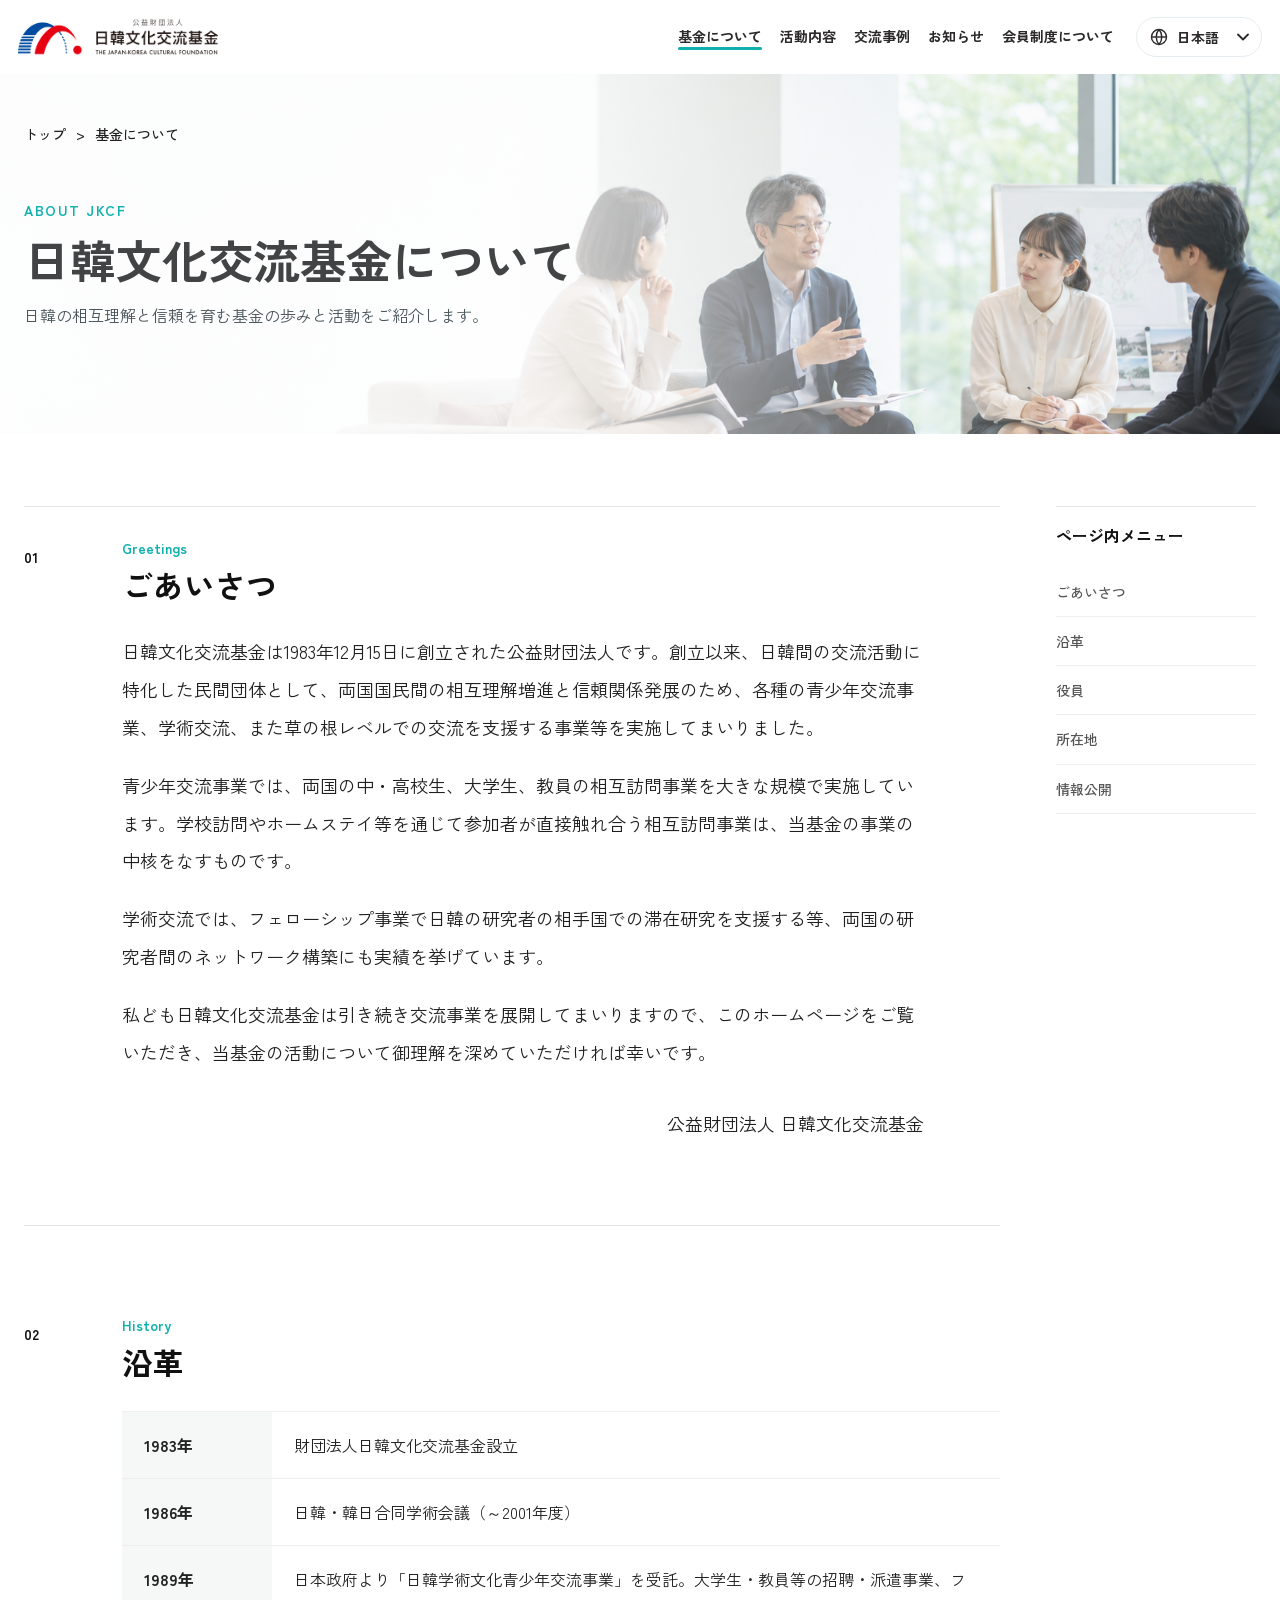
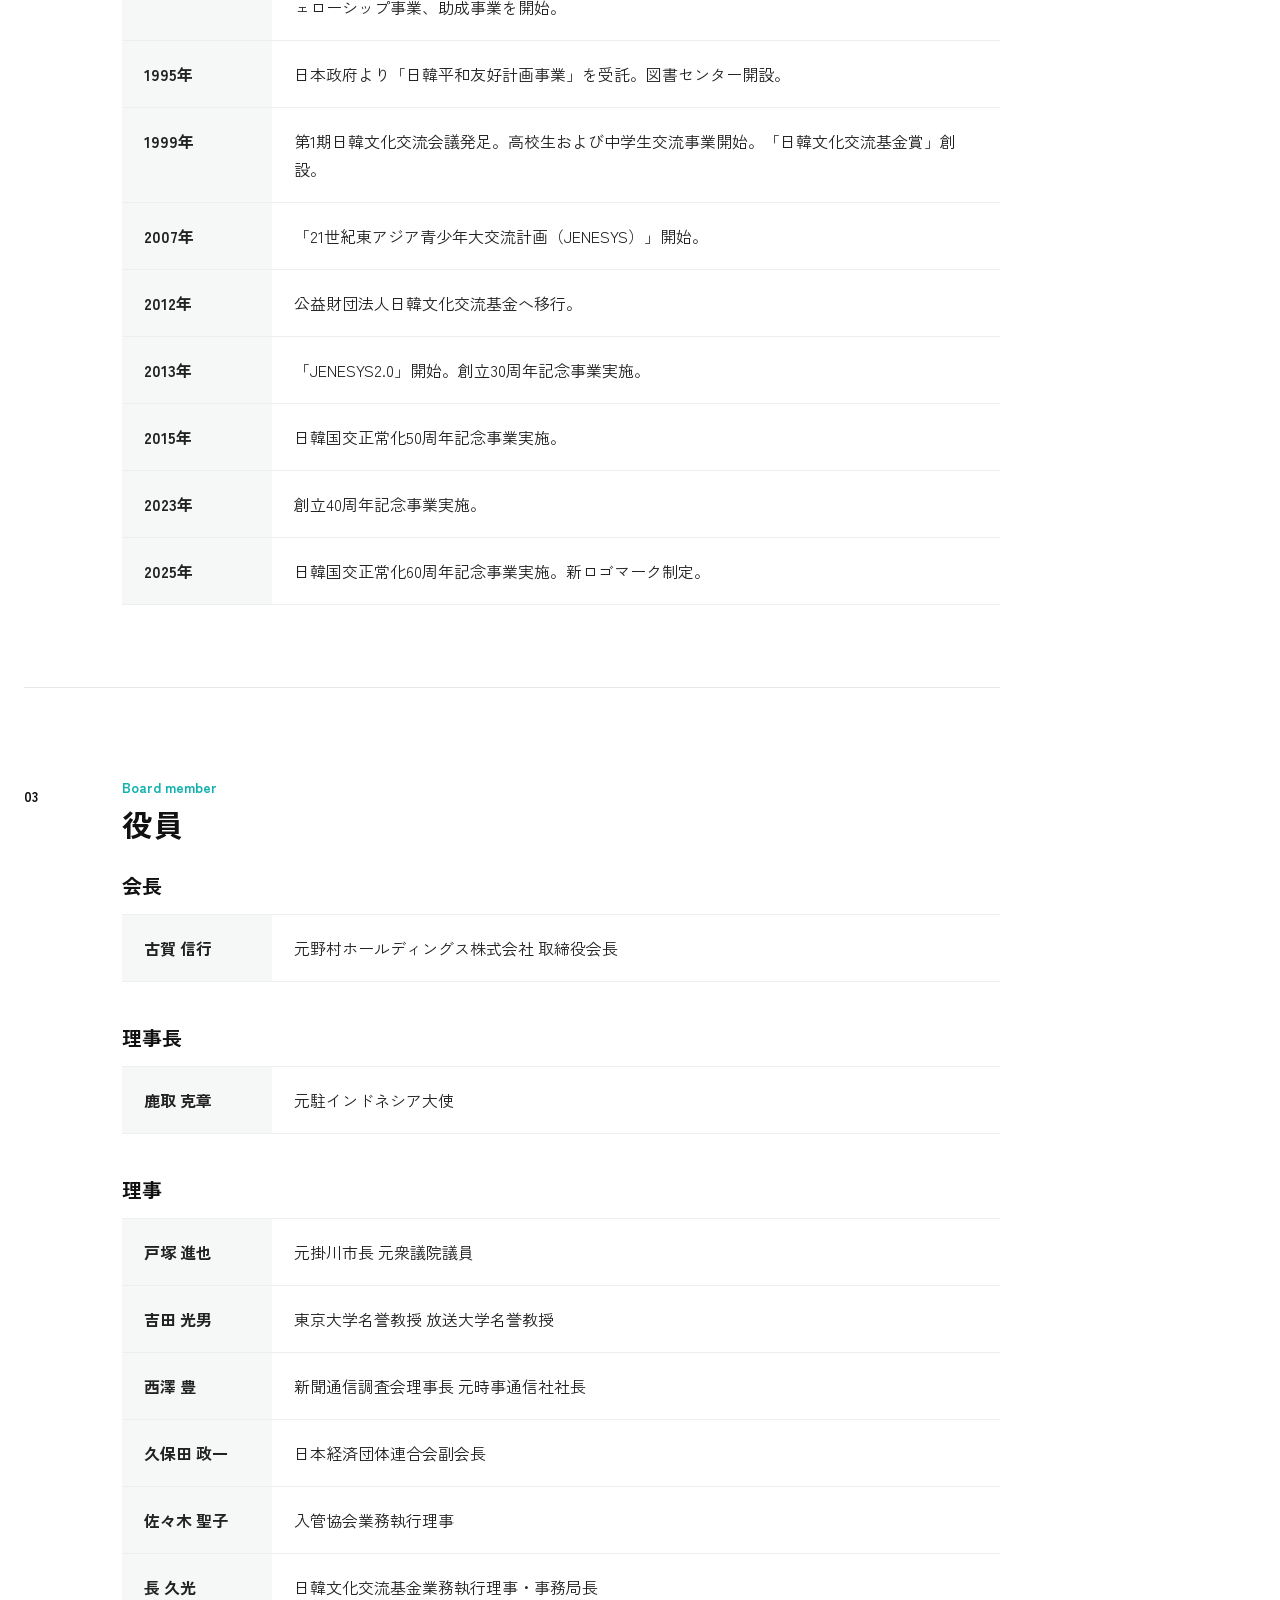
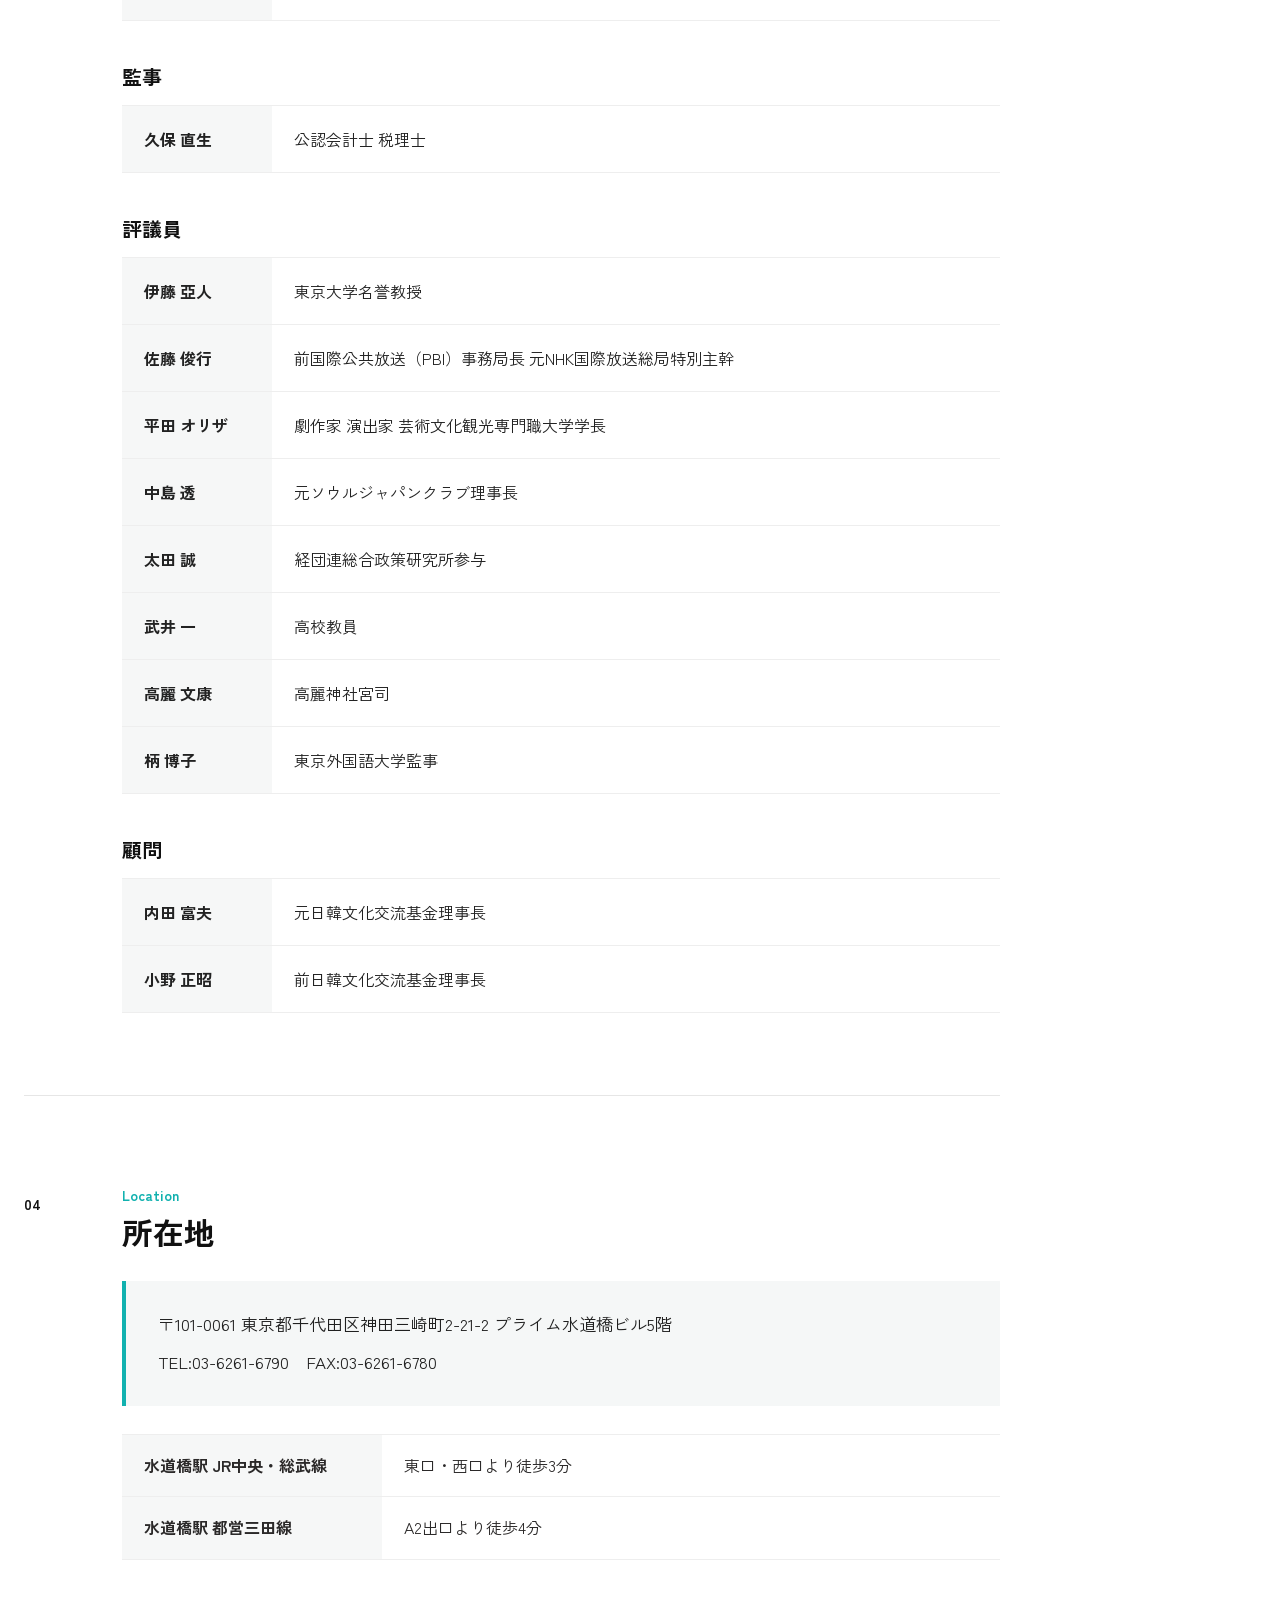
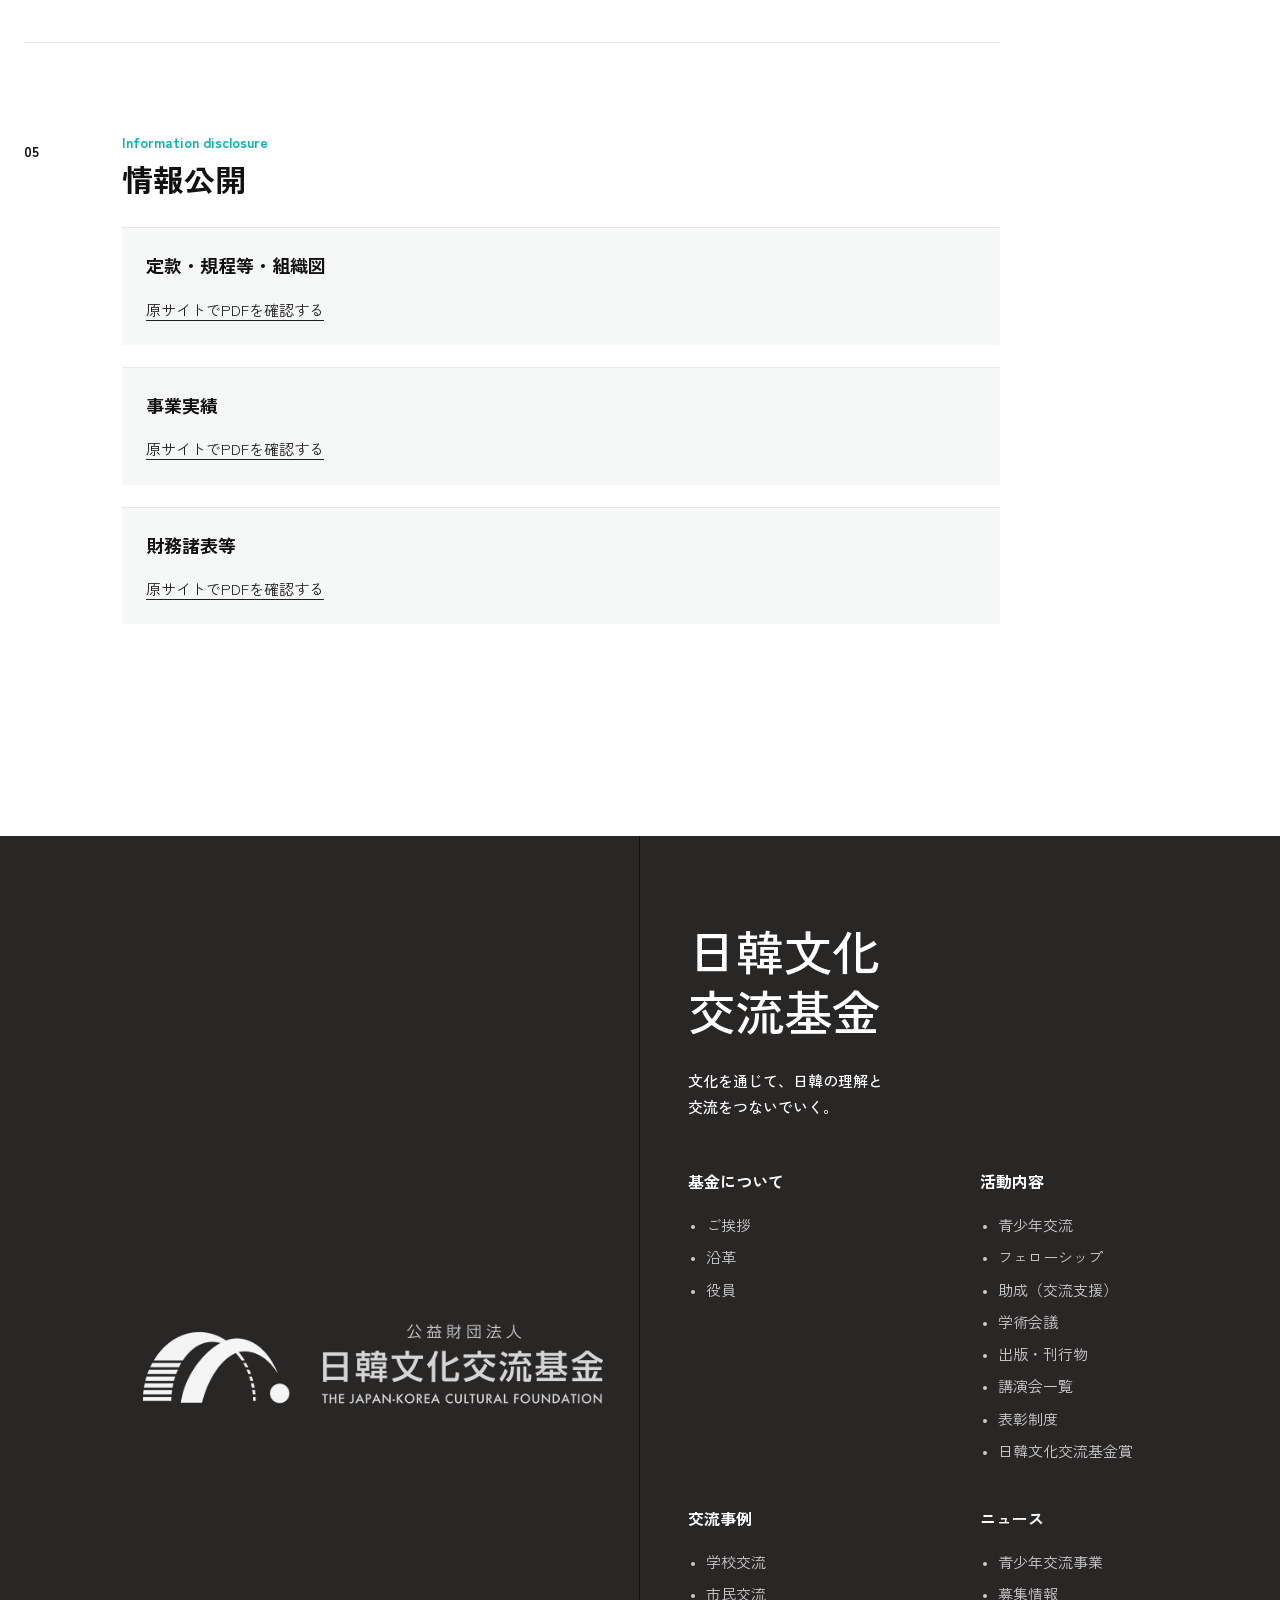
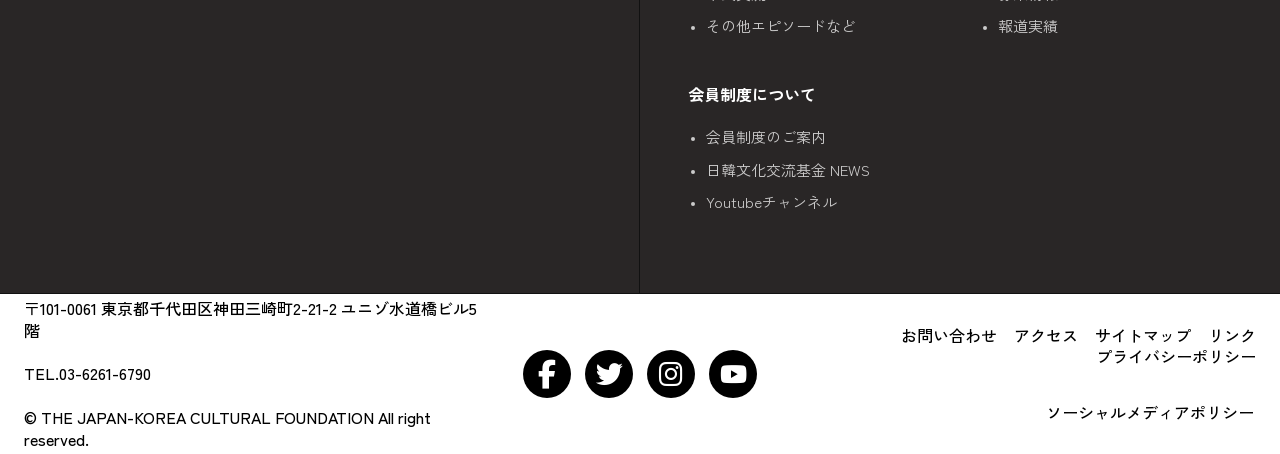
<file: about.html>
﻿<!DOCTYPE html>
<html lang="ja">
<head>
  <meta charset="UTF-8">
  <meta name="viewport" content="width=device-width, initial-scale=1.0">
  <title data-ja="基金について | 日韓文化交流基金" data-ko="기금 소개 | 일한문화교류기금">基金について | 日韓文化交流基金</title>

  <!-- FONT -->
  <link rel="preconnect" href="https://fonts.googleapis.com">
  <link rel="preconnect" href="https://fonts.gstatic.com" crossorigin>
  <link href="https://fonts.googleapis.com/css2?family=Zen+Kaku+Gothic+New:wght@400;500;700;900&display=swap" rel="stylesheet">
  <link rel="stylesheet" href="https://cdnjs.cloudflare.com/ajax/libs/font-awesome/6.5.2/css/all.min.css">

  <!-- ABOUT CSS -->
  <link rel="stylesheet" href="css/about.css?v=20260626-11">
</head>
<body>
  <!-- ==================== HEADER ==================== -->
  <header class="site-header">
    <div class="site-header__inner">
      <h1 class="site-header__logo">
        <a href="./index.html" aria-label="日韓文化交流基金">
          <img src="images/logo_header_pc.png" alt="日韓文化交流基金">
        </a>
      </h1>

      <nav class="site-nav" id="site-navigation" aria-label="グローバルナビゲーション">
        <div class="mobile-nav__header">
          <p class="mobile-nav__title">MENU</p>
          <div class="mobile-nav__controls">
            <button class="mobile-nav__close" type="button" aria-label="メニューを閉じる">
              <i class="fa-solid fa-xmark" aria-hidden="true"></i>
            </button>
          </div>
        </div>

        <form class="mobile-nav__search" action="./news.html" role="search">
          <input id="mobile-search" name="keyword" type="search" placeholder=" " aria-label="キーワードで検索">
          <label class="mobile-nav__search-label" for="mobile-search">
            <i class="fa-solid fa-magnifying-glass" aria-hidden="true"></i>
            <span class="mobile-nav__search-text" data-ja="キーワードで検索" data-ko="키워드로 검색">キーワードで検索</span>
          </label>
        </form>

        <ul class="site-nav__list">
          <li class="site-nav__item site-nav__item--has-dropdown site-nav__item--current">
            <a class="site-nav__link" href="./about.html" aria-haspopup="true" aria-expanded="false">
              <i class="site-nav__icon fa-solid fa-building-columns" aria-hidden="true"></i>
              <span data-ja="基金について" data-ko="재단 소개">基金について</span>
            </a>
            <button class="site-nav__toggle" type="button" aria-label="基金についての下層メニューを開閉" aria-expanded="true">
              <i class="fa-solid fa-chevron-down" aria-hidden="true"></i>
            </button>
            <ul class="site-nav__dropdown" aria-hidden="true">
              <li><a href="./about.html#greeting" data-ja="ご挨拶" data-ko="인사말">ご挨拶</a></li>
              <li><a href="./about.html#history" data-ja="沿革" data-ko="연혁">沿革</a></li>
              <li><a href="./about.html#member" data-ja="役員" data-ko="임원">役員</a></li>
              <li><a href="./about.html#disclosure" data-ja="情報公開" data-ko="정보 공개">情報公開</a></li>
            </ul>
          </li>
          <li class="site-nav__item site-nav__item--has-dropdown">
            <a class="site-nav__link" href="./activities.html" aria-haspopup="true" aria-expanded="false">
              <i class="site-nav__icon fa-solid fa-people-group" aria-hidden="true"></i>
              <span data-ja="活動内容" data-ko="활동 내용">活動内容</span>
            </a>
            <button class="site-nav__toggle" type="button" aria-label="活動内容の下層メニューを開閉" aria-expanded="false">
              <i class="fa-solid fa-chevron-right" aria-hidden="true"></i>
            </button>
            <ul class="site-nav__dropdown" aria-hidden="true">
              <li><a href="./activities.html#youth" data-ja="青少年交流" data-ko="청소년 교류">青少年交流</a></li>
              <li><a href="./activities.html#fellowship" data-ja="フェローシップ" data-ko="펠로십">フェローシップ</a></li>
              <li><a href="./activities.html#grant" data-ja="助成（交流支援）" data-ko="조성(교류 지원)">助成（交流支援）</a></li>
              <li><a href="./activities.html#conference" data-ja="学術会議" data-ko="학술회의">学術会議</a></li>
              <li><a href="./activities.html#publication" data-ja="出版・刊行物" data-ko="출판·간행물">出版・刊行物</a></li>
              <li><a href="./activities.html#lecture" data-ja="講演会一覧" data-ko="강연회 목록">講演会一覧</a></li>
              <li><a href="./activities.html#award" data-ja="表彰制度" data-ko="표창 제도">表彰制度</a></li>
              <li><a href="./activities.html#award" data-ja="日韓文化交流基金賞" data-ko="일한문화교류기금상">日韓文化交流基金賞</a></li>
            </ul>
          </li>
          <li class="site-nav__item site-nav__item--has-dropdown">
            <a class="site-nav__link" href="./stories.html" aria-haspopup="true" aria-expanded="false">
              <i class="site-nav__icon fa-solid fa-cube" aria-hidden="true"></i>
              <span data-ja="交流事例" data-ko="교류 사례">交流事例</span>
            </a>
            <button class="site-nav__toggle" type="button" aria-label="交流事例の下層メニューを開閉" aria-expanded="false">
              <i class="fa-solid fa-chevron-right" aria-hidden="true"></i>
            </button>
            <ul class="site-nav__dropdown" aria-hidden="true">
              <li><a href="./stories.html#school" data-ja="学校交流" data-ko="학교 교류">学校交流</a></li>
              <li><a href="./stories.html#citizen" data-ja="市民交流" data-ko="시민 교류">市民交流</a></li>
              <li><a href="./stories.html#episodes" data-ja="その他エピソードなど" data-ko="기타 에피소드">その他エピソードなど</a></li>
            </ul>
          </li>
          <li class="site-nav__item site-nav__item--has-dropdown">
            <a class="site-nav__link" href="./news.html" aria-haspopup="true" aria-expanded="false">
              <i class="site-nav__icon fa-regular fa-calendar-days" aria-hidden="true"></i>
              <span data-ja="お知らせ" data-ko="소식">お知らせ</span>
            </a>
            <button class="site-nav__toggle" type="button" aria-label="お知らせの下層メニューを開閉" aria-expanded="false">
              <i class="fa-solid fa-chevron-right" aria-hidden="true"></i>
            </button>
            <ul class="site-nav__dropdown" aria-hidden="true">
              <li><a href="./news.html#youth-program" data-ja="青少年交流事業" data-ko="청소년 교류 사업">青少年交流事業</a></li>
              <li><a href="./news.html#news" data-ja="ニュース" data-ko="뉴스">ニュース</a></li>
              <li><a href="./news.html#recruitment" data-ja="募集情報" data-ko="모집 정보">募集情報</a></li>
              <li><a href="./news.html#media" data-ja="報道実績" data-ko="보도 실적">報道実績</a></li>
            </ul>
          </li>
          <li class="site-nav__item">
            <a class="site-nav__link" href="./membership.html">
              <i class="site-nav__icon fa-solid fa-display" aria-hidden="true"></i>
              <span data-ja="会員制度について" data-ko="회원제도 안내">会員制度について</span>
              <i class="site-nav__arrow fa-solid fa-chevron-right" aria-hidden="true"></i>
            </a>
          </li>
        </ul>

        <div class="mobile-nav__actions">
          <a class="mobile-nav__action" href="./news.html">
            <i class="fa-regular fa-envelope" aria-hidden="true"></i>
            <span data-ja="お問合せ" data-ko="문의">お問合せ</span>
          </a>
        </div>

        <div class="mobile-nav__brand">
          <img src="images/logo_header_pc.png" alt="日韓文化交流基金">
        </div>

        <div class="mobile-nav__footer">
          <div class="mobile-nav__social">
            <a href="./index.html" aria-label="Website">
              <i class="fa-solid fa-earth-asia" aria-hidden="true"></i>
            </a>
            <button class="mobile-nav__share" type="button" aria-label="Share">
              <i class="fa-solid fa-share-nodes" aria-hidden="true"></i>
            </button>
            <a href="./news.html" aria-label="RSS">
              <i class="fa-solid fa-rss" aria-hidden="true"></i>
            </a>
          </div>
          <p class="mobile-nav__copy">&copy; JKCF 2024</p>
        </div>
      </nav>

      <div class="language-switcher">
        <button class="language-switcher__button" type="button" aria-expanded="false" aria-controls="language-menu">
          <svg class="language-switcher__icon" viewBox="0 0 24 24" aria-hidden="true" focusable="false">
            <circle cx="12" cy="12" r="9"></circle>
            <path d="M3 12h18"></path>
            <path d="M12 3c2.2 2.4 3.3 5.4 3.3 9s-1.1 6.6-3.3 9"></path>
            <path d="M12 3c-2.2 2.4-3.3 5.4-3.3 9s1.1 6.6 3.3 9"></path>
          </svg>
          <span class="language-switcher__current">日本語</span>
          <svg class="language-switcher__arrow" viewBox="0 0 12 8" aria-hidden="true" focusable="false">
            <path d="M1 1.5 6 6.5l5-5"></path>
          </svg>
        </button>
        <ul class="language-switcher__menu" id="language-menu" aria-hidden="true">
          <li><button type="button" data-lang-option="ja">日本語</button></li>
          <li><button type="button" data-lang-option="ko">한국어</button></li>
        </ul>
      </div>

      <button class="site-header__menu-button" type="button" aria-label="メニューを開く" aria-expanded="false" aria-controls="site-navigation">
        <span></span>
        <span></span>
        <span></span>
      </button>
    </div>
  </header>

  <!-- ==================== SUB VISUAL ==================== -->
  <section class="sub-visual" aria-labelledby="about-title">
    <div class="sub-visual__inner">
      <nav class="breadcrumb" aria-label="パンくずリスト">
        <ol class="breadcrumb__list">
          <li><a href="./index.html" data-ja="トップ" data-ko="메인">トップ</a></li>
          <li aria-current="page" data-ja="基金について" data-ko="기금 소개">基金について</li>
        </ol>
      </nav>
      <p class="sub-visual__label">ABOUT JKCF</p>
      <h1 class="sub-visual__title" id="about-title" data-ja="日韓文化交流基金について" data-ko="일한문화교류기금 소개">日韓文化交流基金について</h1>
      <p class="sub-visual__desc" data-ja="日韓の相互理解と信頼を育む基金の歩みと活動をご紹介します。" data-ko="한일 상호 이해와 신뢰를 키워 온 기금의 발자취와 활동을 소개합니다.">日韓の相互理解と信頼を育む基金の歩みと活動をご紹介します。</p>
    </div>
  </section>

  <!-- ==================== CONTENTS ==================== -->
  <main class="about-page">
    <div class="about-page__inner">
      <div class="about-page__content">
        <section class="about-section" id="greeting" aria-labelledby="greeting-title">
          <div class="about-section__header">
            <p class="about-section__number">01</p>
            <div>
              <p class="about-section__eyebrow" data-ja="Greetings" data-ko="인사말">Greetings</p>
              <h2 class="about-section__title" id="greeting-title" data-ja="ごあいさつ" data-ko="인사말">ごあいさつ</h2>
            </div>
          </div>
          <div class="about-section__body about-text">
            <p data-ja="日韓文化交流基金は1983年12月15日に創立された公益財団法人です。創立以来、日韓間の交流活動に特化した民間団体として、両国国民間の相互理解増進と信頼関係発展のため、各種の青少年交流事業、学術交流、また草の根レベルでの交流を支援する事業等を実施してまいりました。" data-ko="일한문화교류기금은 1983년 12월 15일에 설립된 공익재단법인입니다. 설립 이후 한일 간 교류 활동에 특화된 민간단체로서 양국 국민의 상호 이해 증진과 신뢰 관계 발전을 위해 다양한 청소년 교류 사업, 학술 교류, 풀뿌리 차원의 교류 지원 사업 등을 실시해 왔습니다.">日韓文化交流基金は1983年12月15日に創立された公益財団法人です。創立以来、日韓間の交流活動に特化した民間団体として、両国国民間の相互理解増進と信頼関係発展のため、各種の青少年交流事業、学術交流、また草の根レベルでの交流を支援する事業等を実施してまいりました。</p>
            <p data-ja="青少年交流事業では、両国の中・高校生、大学生、教員の相互訪問事業を大きな規模で実施しています。学校訪問やホームステイ等を通じて参加者が直接触れ合う相互訪問事業は、当基金の事業の中核をなすものです。" data-ko="청소년 교류 사업에서는 양국의 중·고등학생, 대학생, 교원을 대상으로 한 상호 방문 사업을 대규모로 실시하고 있습니다. 학교 방문과 홈스테이 등을 통해 참가자들이 직접 교류하는 상호 방문 사업은 본 기금 사업의 핵심입니다.">青少年交流事業では、両国の中・高校生、大学生、教員の相互訪問事業を大きな規模で実施しています。学校訪問やホームステイ等を通じて参加者が直接触れ合う相互訪問事業は、当基金の事業の中核をなすものです。</p>
            <p data-ja="学術交流では、フェローシップ事業で日韓の研究者の相手国での滞在研究を支援する等、両国の研究者間のネットワーク構築にも実績を挙げています。" data-ko="학술 교류에서는 펠로십 사업을 통해 한일 연구자가 상대국에서 체류 연구를 할 수 있도록 지원하는 등, 양국 연구자 간 네트워크 구축에도 성과를 쌓아 왔습니다.">学術交流では、フェローシップ事業で日韓の研究者の相手国での滞在研究を支援する等、両国の研究者間のネットワーク構築にも実績を挙げています。</p>
            <p data-ja="私ども日韓文化交流基金は引き続き交流事業を展開してまいりますので、このホームページをご覧いただき、当基金の活動について御理解を深めていただければ幸いです。" data-ko="저희 일한문화교류기금은 앞으로도 교류 사업을 계속 전개해 나가겠습니다. 이 홈페이지를 통해 본 기금의 활동에 대한 이해를 넓혀 주시기를 바랍니다.">私ども日韓文化交流基金は引き続き交流事業を展開してまいりますので、このホームページをご覧いただき、当基金の活動について御理解を深めていただければ幸いです。</p>
            <p class="about-text__signature" data-ja="公益財団法人 日韓文化交流基金" data-ko="공익재단법인 일한문화교류기금">公益財団法人 日韓文化交流基金</p>
          </div>
        </section>

        <section class="about-section" id="history" aria-labelledby="history-title">
          <div class="about-section__header">
            <p class="about-section__number">02</p>
            <div>
              <p class="about-section__eyebrow" data-ja="History" data-ko="연혁">History</p>
              <h2 class="about-section__title" id="history-title" data-ja="沿革" data-ko="연혁">沿革</h2>
            </div>
          </div>
          <div class="about-timeline">
            <dl>
              <div><dt data-ja="1983年" data-ko="1983년">1983年</dt><dd data-ja="財団法人日韓文化交流基金設立" data-ko="재단법인 일한문화교류기금 설립">財団法人日韓文化交流基金設立</dd></div>
              <div><dt data-ja="1986年" data-ko="1986년">1986年</dt><dd data-ja="日韓・韓日合同学術会議（～2001年度）" data-ko="일한·한일 합동 학술회의(2001년도까지)">日韓・韓日合同学術会議（～2001年度）</dd></div>
              <div><dt data-ja="1989年" data-ko="1989년">1989年</dt><dd data-ja="日本政府より「日韓学術文化青少年交流事業」を受託。大学生・教員等の招聘・派遣事業、フェローシップ事業、助成事業を開始。" data-ko="일본 정부로부터 ‘일한 학술문화 청소년 교류 사업’을 수탁. 대학생·교원 등의 초청·파견 사업, 펠로십 사업, 조성 사업을 시작.">日本政府より「日韓学術文化青少年交流事業」を受託。大学生・教員等の招聘・派遣事業、フェローシップ事業、助成事業を開始。</dd></div>
              <div><dt data-ja="1995年" data-ko="1995년">1995年</dt><dd data-ja="日本政府より「日韓平和友好計画事業」を受託。図書センター開設。" data-ko="일본 정부로부터 ‘일한 평화우호계획 사업’을 수탁. 도서센터 개설.">日本政府より「日韓平和友好計画事業」を受託。図書センター開設。</dd></div>
              <div><dt data-ja="1999年" data-ko="1999년">1999年</dt><dd data-ja="第1期日韓文化交流会議発足。高校生および中学生交流事業開始。「日韓文化交流基金賞」創設。" data-ko="제1기 일한문화교류회의 발족. 고등학생 및 중학생 교류 사업 시작. ‘일한문화교류기금상’ 창설.">第1期日韓文化交流会議発足。高校生および中学生交流事業開始。「日韓文化交流基金賞」創設。</dd></div>
              <div><dt data-ja="2007年" data-ko="2007년">2007年</dt><dd data-ja="「21世紀東アジア青少年大交流計画（JENESYS）」開始。" data-ko="‘21세기 동아시아 청소년 대교류 계획(JENESYS)’ 시작.">「21世紀東アジア青少年大交流計画（JENESYS）」開始。</dd></div>
              <div><dt data-ja="2012年" data-ko="2012년">2012年</dt><dd data-ja="公益財団法人日韓文化交流基金へ移行。" data-ko="공익재단법인 일한문화교류기금으로 이행.">公益財団法人日韓文化交流基金へ移行。</dd></div>
              <div><dt data-ja="2013年" data-ko="2013년">2013年</dt><dd data-ja="「JENESYS2.0」開始。創立30周年記念事業実施。" data-ko="‘JENESYS2.0’ 시작. 창립 30주년 기념사업 실시.">「JENESYS2.0」開始。創立30周年記念事業実施。</dd></div>
              <div><dt data-ja="2015年" data-ko="2015년">2015年</dt><dd data-ja="日韓国交正常化50周年記念事業実施。" data-ko="한일 국교 정상화 50주년 기념사업 실시.">日韓国交正常化50周年記念事業実施。</dd></div>
              <div><dt data-ja="2023年" data-ko="2023년">2023年</dt><dd data-ja="創立40周年記念事業実施。" data-ko="창립 40주년 기념사업 실시.">創立40周年記念事業実施。</dd></div>
              <div><dt data-ja="2025年" data-ko="2025년">2025年</dt><dd data-ja="日韓国交正常化60周年記念事業実施。新ロゴマーク制定。" data-ko="한일 국교 정상화 60주년 기념사업 실시. 새 로고 마크 제정.">日韓国交正常化60周年記念事業実施。新ロゴマーク制定。</dd></div>
            </dl>
          </div>
        </section>

        <section class="about-section" id="member" aria-labelledby="member-title">
          <div class="about-section__header">
            <p class="about-section__number">03</p>
            <div>
              <p class="about-section__eyebrow" data-ja="Board member" data-ko="임원">Board member</p>
              <h2 class="about-section__title" id="member-title" data-ja="役員" data-ko="임원">役員</h2>
            </div>
          </div>
          <div class="member-list">
            <section class="member-group" aria-labelledby="member-chair-title">
              <h3 class="member-group__title" id="member-chair-title" data-ja="会長" data-ko="회장">会長</h3>
              <dl class="member-table"><div><dt data-ja="古賀 信行" data-ko="고가 노부유키">古賀 信行</dt><dd data-ja="元野村ホールディングス株式会社 取締役会長" data-ko="전 노무라홀딩스 주식회사 이사회 회장">元野村ホールディングス株式会社 取締役会長</dd></div></dl>
            </section>
            <section class="member-group" aria-labelledby="member-president-title">
              <h3 class="member-group__title" id="member-president-title" data-ja="理事長" data-ko="이사장">理事長</h3>
              <dl class="member-table"><div><dt data-ja="鹿取 克章" data-ko="가토리 요시아키">鹿取 克章</dt><dd data-ja="元駐インドネシア大使" data-ko="전 주인도네시아 대사">元駐インドネシア大使</dd></div></dl>
            </section>
            <section class="member-group" aria-labelledby="member-director-title">
              <h3 class="member-group__title" id="member-director-title" data-ja="理事" data-ko="이사">理事</h3>
              <dl class="member-table">
                <div><dt data-ja="戸塚 進也" data-ko="도쓰카 신야">戸塚 進也</dt><dd data-ja="元掛川市長 元衆議院議員" data-ko="전 가케가와 시장, 전 중의원 의원">元掛川市長 元衆議院議員</dd></div>
                <div><dt data-ja="吉田 光男" data-ko="요시다 미쓰오">吉田 光男</dt><dd data-ja="東京大学名誉教授 放送大学名誉教授" data-ko="도쿄대학 명예교수, 방송대학 명예교수">東京大学名誉教授 放送大学名誉教授</dd></div>
                <div><dt data-ja="西澤 豊" data-ko="니시자와 유타카">西澤 豊</dt><dd data-ja="新聞通信調査会理事長 元時事通信社社長" data-ko="신문통신조사회 이사장, 전 지지통신사 사장">新聞通信調査会理事長 元時事通信社社長</dd></div>
                <div><dt data-ja="久保田 政一" data-ko="구보타 마사카즈">久保田 政一</dt><dd data-ja="日本経済団体連合会副会長" data-ko="일본경제단체연합회 부회장">日本経済団体連合会副会長</dd></div>
                <div><dt data-ja="佐々木 聖子" data-ko="사사키 쇼코">佐々木 聖子</dt><dd data-ja="入管協会業務執行理事" data-ko="입관협회 업무집행이사">入管協会業務執行理事</dd></div>
                <div><dt data-ja="長 久光" data-ko="초 히사미쓰">長 久光</dt><dd data-ja="日韓文化交流基金業務執行理事・事務局長" data-ko="일한문화교류기금 업무집행이사·사무국장">日韓文化交流基金業務執行理事・事務局長</dd></div>
              </dl>
            </section>
            <section class="member-group" aria-labelledby="member-auditor-title">
              <h3 class="member-group__title" id="member-auditor-title" data-ja="監事" data-ko="감사">監事</h3>
              <dl class="member-table"><div><dt data-ja="久保 直生" data-ko="구보 나오키">久保 直生</dt><dd data-ja="公認会計士 税理士" data-ko="공인회계사, 세무사">公認会計士 税理士</dd></div></dl>
            </section>
            <section class="member-group" aria-labelledby="member-council-title">
              <h3 class="member-group__title" id="member-council-title" data-ja="評議員" data-ko="평의원">評議員</h3>
              <dl class="member-table">
                <div><dt data-ja="伊藤 亞人" data-ko="이토 아비토">伊藤 亞人</dt><dd data-ja="東京大学名誉教授" data-ko="도쿄대학 명예교수">東京大学名誉教授</dd></div>
                <div><dt data-ja="佐藤 俊行" data-ko="사토 도시유키">佐藤 俊行</dt><dd data-ja="前国際公共放送（PBI）事務局長 元NHK国際放送総局特別主幹" data-ko="전 국제공공방송(PBI) 사무국장, 전 NHK 국제방송총국 특별주간">前国際公共放送（PBI）事務局長 元NHK国際放送総局特別主幹</dd></div>
                <div><dt data-ja="平田 オリザ" data-ko="히라타 오리자">平田 オリザ</dt><dd data-ja="劇作家 演出家 芸術文化観光専門職大学学長" data-ko="극작가·연출가, 예술문화관광전문직대학 학장">劇作家 演出家 芸術文化観光専門職大学学長</dd></div>
                <div><dt data-ja="中島 透" data-ko="나카지마 도오루">中島 透</dt><dd data-ja="元ソウルジャパンクラブ理事長" data-ko="전 서울재팬클럽 이사장">元ソウルジャパンクラブ理事長</dd></div>
                <div><dt data-ja="太田 誠" data-ko="오타 마코토">太田 誠</dt><dd data-ja="経団連総合政策研究所参与" data-ko="경단련 종합정책연구소 참여">経団連総合政策研究所参与</dd></div>
                <div><dt data-ja="武井 一" data-ko="다케이 하지메">武井 一</dt><dd data-ja="高校教員" data-ko="고등학교 교원">高校教員</dd></div>
                <div><dt data-ja="高麗 文康" data-ko="고마 후미야스">高麗 文康</dt><dd data-ja="高麗神社宮司" data-ko="고마신사 궁사">高麗神社宮司</dd></div>
                <div><dt data-ja="柄 博子" data-ko="쓰카 히로코">柄 博子</dt><dd data-ja="東京外国語大学監事" data-ko="도쿄외국어대학 감사">東京外国語大学監事</dd></div>
              </dl>
            </section>
            <section class="member-group" aria-labelledby="member-adviser-title">
              <h3 class="member-group__title" id="member-adviser-title" data-ja="顧問" data-ko="고문">顧問</h3>
              <dl class="member-table">
                <div><dt data-ja="内田 富夫" data-ko="우치다 도미오">内田 富夫</dt><dd data-ja="元日韓文化交流基金理事長" data-ko="전 일한문화교류기금 이사장">元日韓文化交流基金理事長</dd></div>
                <div><dt data-ja="小野 正昭" data-ko="오노 마사아키">小野 正昭</dt><dd data-ja="前日韓文化交流基金理事長" data-ko="전 일한문화교류기금 이사장">前日韓文化交流基金理事長</dd></div>
              </dl>
            </section>
          </div>
        </section>

        <section class="about-section" id="location" aria-labelledby="location-title">
          <div class="about-section__header">
            <p class="about-section__number">04</p>
            <div>
              <p class="about-section__eyebrow" data-ja="Location" data-ko="소재지">Location</p>
              <h2 class="about-section__title" id="location-title" data-ja="所在地" data-ko="소재지">所在地</h2>
            </div>
          </div>
          <div class="location-box">
            <p data-ja="〒101-0061 東京都千代田区神田三崎町2-21-2 プライム水道橋ビル5階" data-ko="〒101-0061 도쿄도 지요다구 간다미사키초 2-21-2 프라임 스이도바시 빌딩 5층">〒101-0061 東京都千代田区神田三崎町2-21-2 プライム水道橋ビル5階</p>
            <p>TEL:03-6261-6790　FAX:03-6261-6780</p>
          </div>
          <div class="station-list" aria-label="日韓文化交流基金の最寄り駅">
            <div><strong data-ja="水道橋駅 JR中央・総武線" data-ko="스이도바시역 JR 주오·소부선">水道橋駅 JR中央・総武線</strong><span data-ja="東口・西口より徒歩3分" data-ko="동쪽 출구·서쪽 출구에서 도보 3분">東口・西口より徒歩3分</span></div>
            <div><strong data-ja="水道橋駅 都営三田線" data-ko="스이도바시역 도에이 미타선">水道橋駅 都営三田線</strong><span data-ja="A2出口より徒歩4分" data-ko="A2 출구에서 도보 4분">A2出口より徒歩4分</span></div>
          </div>
        </section>

        <section class="about-section" id="disclosure" aria-labelledby="disclosure-title">
          <div class="about-section__header">
            <p class="about-section__number">05</p>
            <div>
              <p class="about-section__eyebrow" data-ja="Information disclosure" data-ko="정보 공개">Information disclosure</p>
              <h2 class="about-section__title" id="disclosure-title" data-ja="情報公開" data-ko="정보 공개">情報公開</h2>
            </div>
          </div>
          <div class="disclosure-grid">
            <section class="disclosure-card" aria-labelledby="rules-title">
              <h3 id="rules-title" data-ja="定款・規程等・組織図" data-ko="정관·규정 등·조직도">定款・規程等・組織図</h3>
              <ul>
                <li><a href="https://jkcf.or.jp/about/" target="_blank" rel="noopener" data-ja="原サイトでPDFを確認する" data-ko="원 사이트에서 PDF 확인하기">原サイトでPDFを確認する</a></li>
              </ul>
            </section>
            <section class="disclosure-card" aria-labelledby="report-title">
              <h3 id="report-title" data-ja="事業実績" data-ko="사업 실적">事業実績</h3>
              <ul>
                <li><a href="https://jkcf.or.jp/about/" target="_blank" rel="noopener" data-ja="原サイトでPDFを確認する" data-ko="원 사이트에서 PDF 확인하기">原サイトでPDFを確認する</a></li>
              </ul>
            </section>
            <section class="disclosure-card" aria-labelledby="finance-title">
              <h3 id="finance-title" data-ja="財務諸表等" data-ko="재무제표 등">財務諸表等</h3>
              <ul>
                <li><a href="https://jkcf.or.jp/about/" target="_blank" rel="noopener" data-ja="原サイトでPDFを確認する" data-ko="원 사이트에서 PDF 확인하기">原サイトでPDFを確認する</a></li>
              </ul>
            </section>
          </div>
        </section>
      </div>

      <aside class="page-menu" aria-label="ページ内メニュー">
        <div class="page-menu__inner">
          <p class="page-menu__title" data-ja="ページ内メニュー" data-ko="페이지 내 메뉴">ページ内メニュー</p>
          <nav>
            <a href="#greeting" data-ja="ごあいさつ" data-ko="인사말">ごあいさつ</a>
            <a href="#history" data-ja="沿革" data-ko="연혁">沿革</a>
            <a href="#member" data-ja="役員" data-ko="임원">役員</a>
            <a href="#location" data-ja="所在地" data-ko="소재지">所在地</a>
            <a href="#disclosure" data-ja="情報公開" data-ko="정보 공개">情報公開</a>
          </nav>
        </div>
      </aside>
    </div>
  </main>

  <!-- ==================== FOOTER 01 ==================== -->
  <footer class="footer-primary" aria-labelledby="footer-primary-title">
    <div class="footer-primary__brand">
      <a class="footer-primary__logo" href="./index.html" aria-label="日韓文化交流基金">
        <img src="images/ft_img1.png" alt="公益財団法人 日韓文化交流基金">
      </a>
    </div>

    <div class="footer-primary__content">
      <div class="footer-primary__intro">
        <h2 class="footer-primary__title" id="footer-primary-title" data-ja="日韓文化&#10;交流基金" data-ko="일한문화&#10;교류기금">日韓文化<br>交流基金</h2>
        <p class="footer-primary__lead" data-ja="文化を通じて、日韓の理解と&#10;交流をつないでいく。" data-ko="문화를 통해 한일의 이해와&#10;교류를 이어갑니다.">文化を通じて、日韓の理解と<br>交流をつないでいく。</p>
      </div>

      <nav class="footer-primary__nav" aria-label="フッターナビゲーション">
        <div class="footer-primary__group">
          <h3 class="footer-primary__heading" data-ja="基金について" data-ko="기금 소개">基金について</h3>
          <ul class="footer-primary__list">
            <li><a href="./about.html#greeting" data-ja="ご挨拶" data-ko="인사말">ご挨拶</a></li>
            <li><a href="./about.html#history" data-ja="沿革" data-ko="연혁">沿革</a></li>
            <li><a href="./about.html#member" data-ja="役員" data-ko="임원">役員</a></li>
          </ul>
        </div>

        <div class="footer-primary__group footer-primary__group--wide">
          <h3 class="footer-primary__heading" data-ja="活動内容" data-ko="활동 내용">活動内容</h3>
          <ul class="footer-primary__list">
            <li><a href="./activities.html#youth" data-ja="青少年交流" data-ko="청소년 교류">青少年交流</a></li>
            <li><a href="./activities.html#fellowship" data-ja="フェローシップ" data-ko="펠로십">フェローシップ</a></li>
            <li><a href="./activities.html#grant" data-ja="助成（交流支援）" data-ko="조성(교류 지원)">助成（交流支援）</a></li>
            <li><a href="./activities.html#conference" data-ja="学術会議" data-ko="학술회의">学術会議</a></li>
            <li><a href="./activities.html#publication" data-ja="出版・刊行物" data-ko="출판・간행물">出版・刊行物</a></li>
            <li><a href="./activities.html#lecture" data-ja="講演会一覧" data-ko="강연회 목록">講演会一覧</a></li>
            <li><a href="./activities.html#award" data-ja="表彰制度" data-ko="표창 제도">表彰制度</a></li>
            <li><a href="./activities.html#award" data-ja="日韓文化交流基金賞" data-ko="일한문화교류기금상">日韓文化交流基金賞</a></li>
          </ul>
        </div>

        <div class="footer-primary__group">
          <h3 class="footer-primary__heading" data-ja="交流事例" data-ko="교류 사례">交流事例</h3>
          <ul class="footer-primary__list">
            <li><a href="./stories.html#school" data-ja="学校交流" data-ko="학교 교류">学校交流</a></li>
            <li><a href="./stories.html#citizen" data-ja="市民交流" data-ko="시민 교류">市民交流</a></li>
            <li><a href="./stories.html#episodes" data-ja="その他エピソードなど" data-ko="기타 에피소드 등">その他エピソードなど</a></li>
          </ul>
        </div>

        <div class="footer-primary__group">
          <h3 class="footer-primary__heading" data-ja="ニュース" data-ko="소식">ニュース</h3>
          <ul class="footer-primary__list">
            <li><a href="./news.html#youth-program" data-ja="青少年交流事業" data-ko="청소년 교류 사업">青少年交流事業</a></li>
            <li><a href="./news.html#recruitment" data-ja="募集情報" data-ko="모집 정보">募集情報</a></li>
            <li><a href="./news.html#media" data-ja="報道実績" data-ko="보도 실적">報道実績</a></li>
          </ul>
        </div>

        <div class="footer-primary__group">
          <h3 class="footer-primary__heading" data-ja="会員制度について" data-ko="회원제도 안내">会員制度について</h3>
          <ul class="footer-primary__list">
            <li><a href="./membership.html" data-ja="会員制度のご案内" data-ko="회원제도 안내">会員制度のご案内</a></li>
            <li><a href="./news.html#news" data-ja="日韓文化交流基金 NEWS" data-ko="일한문화교류기금 NEWS">日韓文化交流基金 NEWS</a></li>
            <li><a href="./membership.html#youtube" data-ja="Youtubeチャンネル" data-ko="Youtube 채널">Youtubeチャンネル</a></li>
          </ul>
        </div>
      </nav>
    </div>
  </footer>

  <!-- ==================== FOOTER 02 ==================== -->
  <div class="footer-secondary" data-footer-secondary>
    <div class="footer-secondary__inner">
      <div class="footer-secondary__info">
        <p data-ja="〒101-0061 東京都千代田区神田三崎町2-21-2 ユニゾ水道橋ビル5階" data-ko="〒101-0061 도쿄도 지요다구 간다미사키초 2-21-2 유니조 스이도바시 빌딩 5층">〒101-0061 東京都千代田区神田三崎町2-21-2 ユニゾ水道橋ビル5階</p>
        <p>TEL.03-6261-6790</p>
        <p>&copy; THE JAPAN-KOREA CULTURAL FOUNDATION All right reserved.</p>
      </div>

      <ul class="footer-secondary__social" aria-label="ソーシャルメディア">
        <li><span aria-label="Facebook"><i class="fa-brands fa-facebook-f" aria-hidden="true"></i></span></li>
        <li><span aria-label="Twitter"><i class="fa-brands fa-twitter" aria-hidden="true"></i></span></li>
        <li><span aria-label="Instagram"><i class="fa-brands fa-instagram" aria-hidden="true"></i></span></li>
        <li><span aria-label="YouTube"><i class="fa-brands fa-youtube" aria-hidden="true"></i></span></li>
      </ul>

      <div class="footer-secondary__links" aria-label="フッターリンク">
        <p>
          <span data-ja="お問い合わせ" data-ko="문의">お問い合わせ</span>
          <span data-ja="アクセス" data-ko="오시는 길">アクセス</span>
          <span data-ja="サイトマップ" data-ko="사이트맵">サイトマップ</span>
          <span data-ja="リンク" data-ko="관련 링크">リンク</span>
          <span data-ja="プライバシーポリシー" data-ko="개인정보 처리방침">プライバシーポリシー</span>
        </p>
        <p data-ja="ソーシャルメディアポリシー" data-ko="소셜 미디어 운영정책">ソーシャルメディアポリシー</p>
      </div>
    </div>
  </div>

  <!-- SUBPAGE JAVASCRIPT -->
  <script src="js/subpage.js?v=20260625-2"></script>
</body>
</html>
</file>
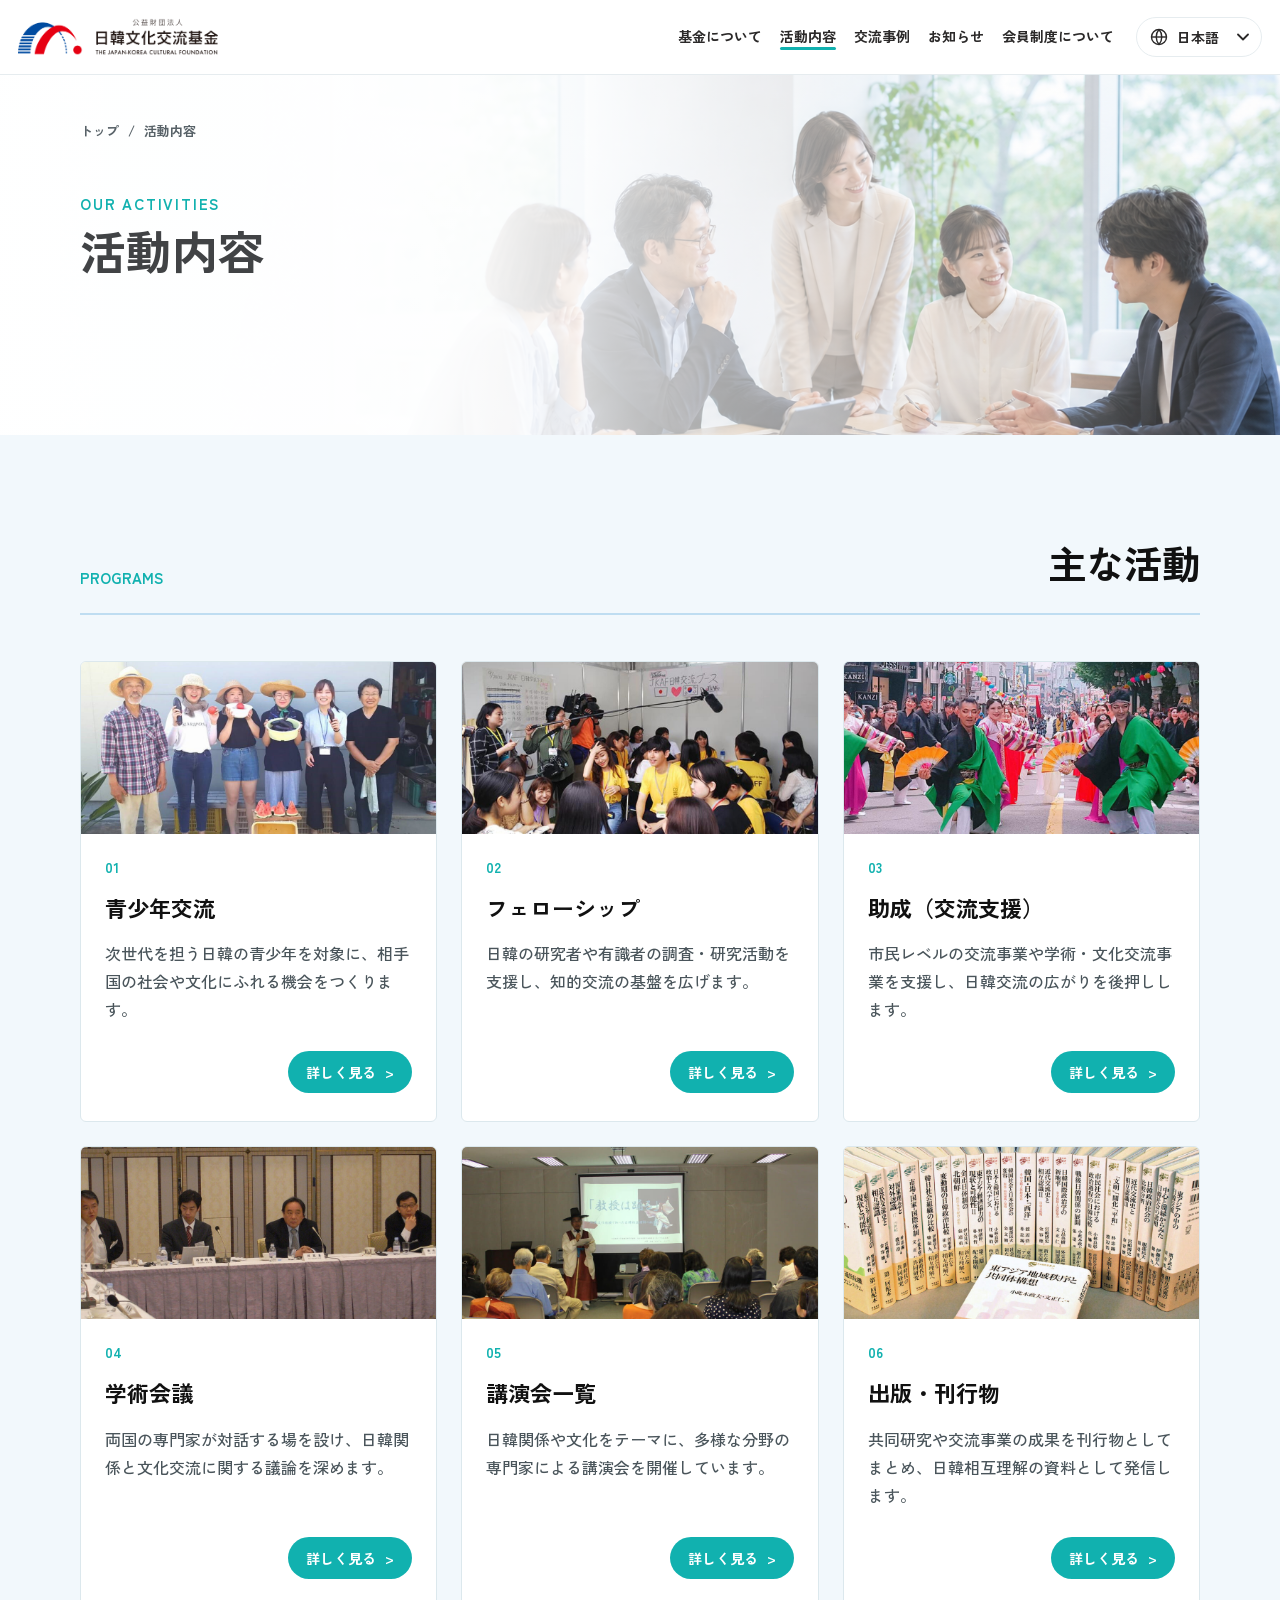
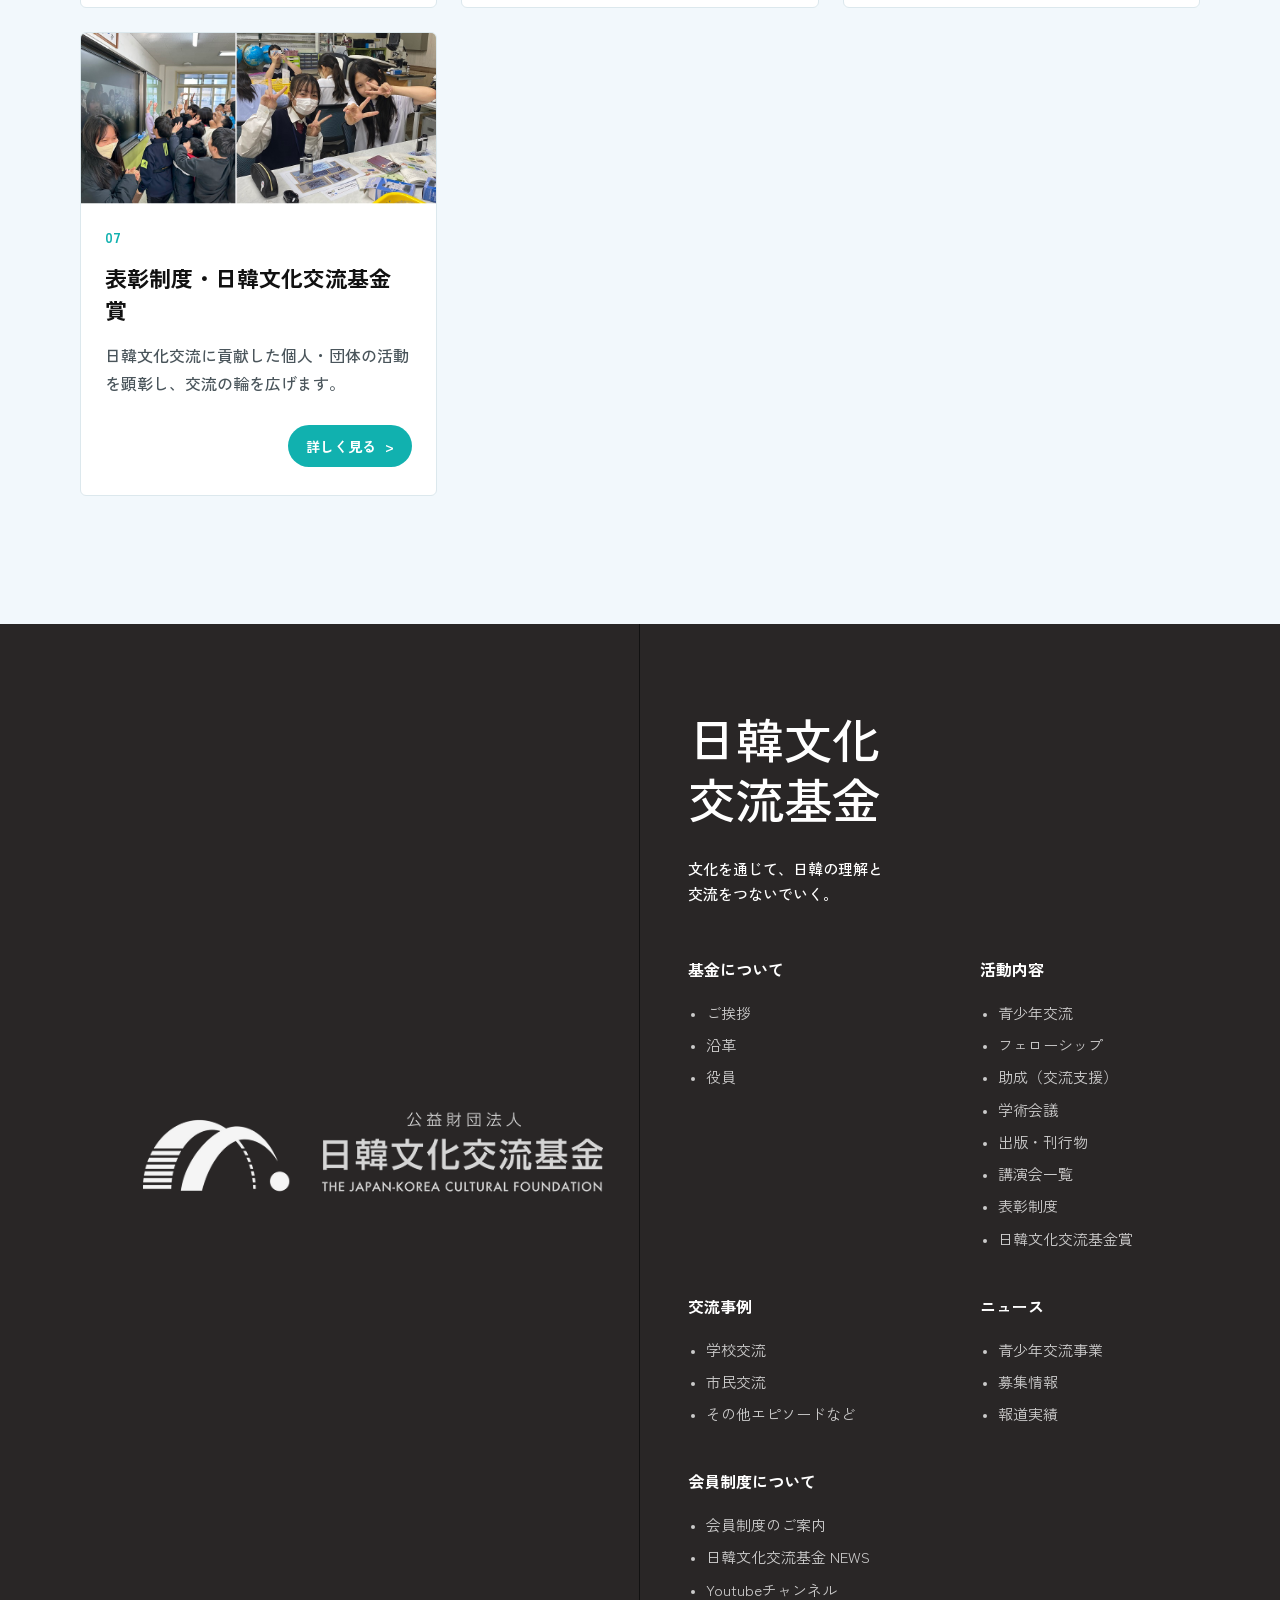
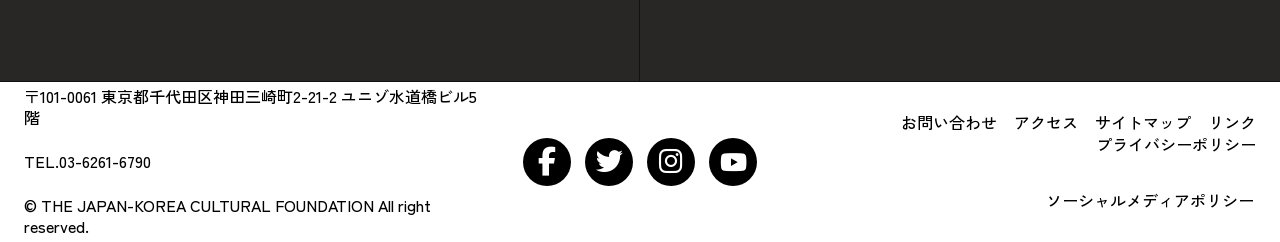
<file: activities.html>
<!DOCTYPE html>
<html lang="ja">
<head>
  <meta charset="UTF-8">
  <meta name="viewport" content="width=device-width, initial-scale=1.0">
  <title>活動内容 | 日韓文化交流基金</title>

  <!-- FONT -->
  <link rel="preconnect" href="https://fonts.googleapis.com">
  <link rel="preconnect" href="https://fonts.gstatic.com" crossorigin>
  <link href="https://fonts.googleapis.com/css2?family=Zen+Kaku+Gothic+New:wght@400;500;700;900&display=swap" rel="stylesheet">
  <link rel="stylesheet" href="https://cdnjs.cloudflare.com/ajax/libs/font-awesome/6.5.2/css/all.min.css">

  <!-- ACTIVITIES CSS -->
  <link rel="stylesheet" href="css/activities.css?v=20260626-9">
</head>
<body>
  <!-- ==================== HEADER ==================== -->
  <header class="site-header">
    <div class="site-header__inner">
      <h1 class="site-header__logo">
        <a href="./index.html" aria-label="日韓文化交流基金">
          <img src="images/logo_header_pc.png" alt="日韓文化交流基金">
        </a>
      </h1>

      <nav class="site-nav" id="site-navigation" aria-label="グローバルナビゲーション">
        <div class="mobile-nav__header">
          <p class="mobile-nav__title">MENU</p>
          <div class="mobile-nav__controls">
            <button class="mobile-nav__close" type="button" aria-label="メニューを閉じる">
              <i class="fa-solid fa-xmark" aria-hidden="true"></i>
            </button>
          </div>
        </div>

        <form class="mobile-nav__search" action="./news.html" role="search">
          <input id="mobile-search" name="keyword" type="search" placeholder=" " aria-label="キーワードで検索">
          <label class="mobile-nav__search-label" for="mobile-search">
            <i class="fa-solid fa-magnifying-glass" aria-hidden="true"></i>
            <span class="mobile-nav__search-text">キーワードで検索</span>
          </label>
        </form>

        <ul class="site-nav__list">
          <li class="site-nav__item site-nav__item--has-dropdown">
            <a class="site-nav__link" href="./about.html" aria-haspopup="true" aria-expanded="false">
              <i class="site-nav__icon fa-solid fa-building-columns" aria-hidden="true"></i>
              <span data-ja="基金について" data-ko="재단 소개">基金について</span>
            </a>
            <button class="site-nav__toggle" type="button" aria-label="基金についての下層メニューを開閉" aria-expanded="true">
              <i class="fa-solid fa-chevron-down" aria-hidden="true"></i>
            </button>
            <ul class="site-nav__dropdown" aria-hidden="true">
              <li><a href="./about.html#greeting" data-ja="ご挨拶" data-ko="인사말">ご挨拶</a></li>
              <li><a href="./about.html#history" data-ja="沿革" data-ko="연혁">沿革</a></li>
              <li><a href="./about.html#member" data-ja="役員" data-ko="임원">役員</a></li>
              <li><a href="./about.html#disclosure" data-ja="情報公開" data-ko="정보 공개">情報公開</a></li>
            </ul>
          </li>
          <li class="site-nav__item site-nav__item--has-dropdown site-nav__item--current">
            <a class="site-nav__link" href="./activities.html" aria-haspopup="true" aria-expanded="false">
              <i class="site-nav__icon fa-solid fa-people-group" aria-hidden="true"></i>
              <span data-ja="活動内容" data-ko="활동 내용">活動内容</span>
            </a>
            <button class="site-nav__toggle" type="button" aria-label="活動内容の下層メニューを開閉" aria-expanded="false">
              <i class="fa-solid fa-chevron-right" aria-hidden="true"></i>
            </button>
            <ul class="site-nav__dropdown" aria-hidden="true">
              <li><a href="./activities.html#youth" data-ja="青少年交流" data-ko="청소년 교류">青少年交流</a></li>
              <li><a href="./activities.html#fellowship" data-ja="フェローシップ" data-ko="펠로십">フェローシップ</a></li>
              <li><a href="./activities.html#grant" data-ja="助成（交流支援）" data-ko="조성(교류 지원)">助成（交流支援）</a></li>
              <li><a href="./activities.html#conference" data-ja="学術会議" data-ko="학술회의">学術会議</a></li>
              <li><a href="./publication.html" data-ja="出版・刊行物" data-ko="출판·간행물">出版・刊行物</a></li>
              <li><a href="./activities.html#lecture" data-ja="講演会一覧" data-ko="강연회 목록">講演会一覧</a></li>
              <li><a href="./activities.html#award" data-ja="表彰制度" data-ko="표창 제도">表彰制度</a></li>
              <li><a href="./activities.html#award" data-ja="日韓文化交流基金賞" data-ko="일한문화교류기금상">日韓文化交流基金賞</a></li>
            </ul>
          </li>
          <li class="site-nav__item site-nav__item--has-dropdown">
            <a class="site-nav__link" href="./stories.html" aria-haspopup="true" aria-expanded="false">
              <i class="site-nav__icon fa-solid fa-cube" aria-hidden="true"></i>
              <span data-ja="交流事例" data-ko="교류 사례">交流事例</span>
            </a>
            <button class="site-nav__toggle" type="button" aria-label="交流事例の下層メニューを開閉" aria-expanded="false">
              <i class="fa-solid fa-chevron-right" aria-hidden="true"></i>
            </button>
            <ul class="site-nav__dropdown" aria-hidden="true">
              <li><a href="./stories.html#school" data-ja="学校交流" data-ko="학교 교류">学校交流</a></li>
              <li><a href="./stories.html#citizen" data-ja="市民交流" data-ko="시민 교류">市民交流</a></li>
              <li><a href="./stories.html#episodes" data-ja="その他エピソードなど" data-ko="기타 에피소드">その他エピソードなど</a></li>
            </ul>
          </li>
          <li class="site-nav__item site-nav__item--has-dropdown">
            <a class="site-nav__link" href="./news.html" aria-haspopup="true" aria-expanded="false">
              <i class="site-nav__icon fa-regular fa-calendar-days" aria-hidden="true"></i>
              <span data-ja="お知らせ" data-ko="소식">お知らせ</span>
            </a>
            <button class="site-nav__toggle" type="button" aria-label="お知らせの下層メニューを開閉" aria-expanded="false">
              <i class="fa-solid fa-chevron-right" aria-hidden="true"></i>
            </button>
            <ul class="site-nav__dropdown" aria-hidden="true">
              <li><a href="./news.html#youth-program" data-ja="青少年交流事業" data-ko="청소년 교류 사업">青少年交流事業</a></li>
              <li><a href="./news.html#news" data-ja="ニュース" data-ko="뉴스">ニュース</a></li>
              <li><a href="./news.html#recruitment" data-ja="募集情報" data-ko="모집 정보">募集情報</a></li>
              <li><a href="./news.html#media" data-ja="報道実績" data-ko="보도 실적">報道実績</a></li>
            </ul>
          </li>
          <li class="site-nav__item">
            <a class="site-nav__link" href="./membership.html">
              <i class="site-nav__icon fa-solid fa-display" aria-hidden="true"></i>
              <span data-ja="会員制度について" data-ko="회원제도 안내">会員制度について</span>
              <i class="site-nav__arrow fa-solid fa-chevron-right" aria-hidden="true"></i>
            </a>
          </li>
        </ul>

        <div class="mobile-nav__actions">
          <a class="mobile-nav__action" href="./news.html">
            <i class="fa-regular fa-envelope" aria-hidden="true"></i>
            <span>お問合せ</span>
          </a>
        </div>

        <div class="mobile-nav__brand">
          <img src="images/logo_header_pc.png" alt="日韓文化交流基金">
        </div>

        <div class="mobile-nav__footer">
          <div class="mobile-nav__social">
            <a href="./index.html" aria-label="Website">
              <i class="fa-solid fa-earth-asia" aria-hidden="true"></i>
            </a>
            <button class="mobile-nav__share" type="button" aria-label="Share">
              <i class="fa-solid fa-share-nodes" aria-hidden="true"></i>
            </button>
            <a href="./news.html" aria-label="RSS">
              <i class="fa-solid fa-rss" aria-hidden="true"></i>
            </a>
          </div>
          <p class="mobile-nav__copy">&copy; JKCF 2024</p>
        </div>
      </nav>

      <div class="language-switcher">
        <button class="language-switcher__button" type="button" aria-expanded="false" aria-controls="language-menu">
          <svg class="language-switcher__icon" viewBox="0 0 24 24" aria-hidden="true" focusable="false">
            <circle cx="12" cy="12" r="9"></circle>
            <path d="M3 12h18"></path>
            <path d="M12 3c2.2 2.4 3.3 5.4 3.3 9s-1.1 6.6-3.3 9"></path>
            <path d="M12 3c-2.2 2.4-3.3 5.4-3.3 9s1.1 6.6 3.3 9"></path>
          </svg>
          <span class="language-switcher__current">日本語</span>
          <svg class="language-switcher__arrow" viewBox="0 0 12 8" aria-hidden="true" focusable="false">
            <path d="M1 1.5 6 6.5l5-5"></path>
          </svg>
        </button>
        <ul class="language-switcher__menu" id="language-menu" aria-hidden="true">
          <li><button type="button" data-lang-option="ja">日本語</button></li>
          <li><button type="button" data-lang-option="ko">한국어</button></li>
        </ul>
      </div>

      <button class="site-header__menu-button" type="button" aria-label="メニューを開く" aria-expanded="false" aria-controls="site-navigation">
        <span></span>
        <span></span>
        <span></span>
      </button>
    </div>
  </header>

  <!-- ==================== SUB VISUAL ==================== -->
  <section class="activities-visual" aria-labelledby="activities-title">
    <div class="activities-visual__inner">
      <nav class="breadcrumb" aria-label="現在位置">
        <a href="./index.html" data-ja="トップ" data-ko="메인">トップ</a>
        <span aria-hidden="true">/</span>
        <span data-ja="活動内容" data-ko="활동 내용">活動内容</span>
      </nav>
      <p class="activities-visual__label">OUR ACTIVITIES</p>
      <h1 class="activities-visual__title" id="activities-title" data-ja="活動内容" data-ko="활동 내용">活動内容</h1>
    </div>
  </section>

  <!-- ==================== CONTENTS ==================== -->
  <main class="activities-page">
    <section class="activities-programs" aria-labelledby="activities-programs-title">
      <div class="activities-programs__inner">
        <div class="activities-programs__header">
          <p class="activities-section-label">PROGRAMS</p>
          <h2 class="activities-programs__title" id="activities-programs-title" data-ja="主な活動" data-ko="주요 활동">主な活動</h2>
        </div>

        <div class="activity-card-grid">
          <article class="activity-program-card" id="youth">
            <a class="activity-program-card__link" href="#youth">
              <img class="activity-program-card__image" src="images/활동내용/list-thumb-youth@2x-1000x484.jpg" alt="青少年交流">
              <div class="activity-program-card__body">
                <p class="activity-program-card__number">01</p>
                <h3 data-ja="青少年交流" data-ko="청소년 교류">青少年交流</h3>
                <p data-ja="次世代を担う日韓の青少年を対象に、相手国の社会や文化にふれる機会をつくります。" data-ko="다음 세대를 이끌 한일 청소년을 대상으로 상대국의 사회와 문화를 접할 기회를 만듭니다.">次世代を担う日韓の青少年を対象に、相手国の社会や文化にふれる機会をつくります。</p>
                <span data-ja="詳しく見る" data-ko="자세히 보기">詳しく見る</span>
              </div>
            </a>
          </article>

          <article class="activity-program-card" id="fellowship">
            <a class="activity-program-card__link" href="#fellowship">
              <img class="activity-program-card__image" src="images/활동내용/n_facebookからブース取材＿キャプションを付けて＿トリミングも-1000x484.jpg" alt="フェローシップ">
              <div class="activity-program-card__body">
                <p class="activity-program-card__number">02</p>
                <h3 data-ja="フェローシップ" data-ko="펠로십">フェローシップ</h3>
                <p data-ja="日韓の研究者や有識者の調査・研究活動を支援し、知的交流の基盤を広げます。" data-ko="한일 연구자와 전문가의 조사·연구 활동을 지원하고 지적 교류의 기반을 넓힙니다.">日韓の研究者や有識者の調査・研究活動を支援し、知的交流の基盤を広げます。</p>
                <span data-ja="詳しく見る" data-ko="자세히 보기">詳しく見る</span>
              </div>
            </a>
          </article>

          <article class="activity-program-card" id="grant">
            <a class="activity-program-card__link" href="#grant">
              <img class="activity-program-card__image" src="images/활동내용/6_0505_南浦洞光復路3_t2-1000x484.jpg" alt="助成（交流支援）">
              <div class="activity-program-card__body">
                <p class="activity-program-card__number">03</p>
                <h3 data-ja="助成（交流支援）" data-ko="조성(교류 지원)">助成（交流支援）</h3>
                <p data-ja="市民レベルの交流事業や学術・文化交流事業を支援し、日韓交流の広がりを後押しします。" data-ko="시민 차원의 교류 사업과 학술·문화 교류 사업을 지원해 한일 교류의 확장을 돕습니다.">市民レベルの交流事業や学術・文化交流事業を支援し、日韓交流の広がりを後押しします。</p>
                <span data-ja="詳しく見る" data-ko="자세히 보기">詳しく見る</span>
              </div>
            </a>
          </article>

          <article class="activity-program-card" id="conference">
            <a class="activity-program-card__link" href="#conference">
              <img class="activity-program-card__image" src="images/활동내용/会議＿日韓新時代共同研究第一期-1000x484.jpg" alt="学術会議">
              <div class="activity-program-card__body">
                <p class="activity-program-card__number">04</p>
                <h3 data-ja="学術会議" data-ko="학술회의">学術会議</h3>
                <p data-ja="両国の専門家が対話する場を設け、日韓関係と文化交流に関する議論を深めます。" data-ko="양국 전문가가 대화하는 장을 마련해 한일 관계와 문화 교류에 관한 논의를 깊게 합니다.">両国の専門家が対話する場を設け、日韓関係と文化交流に関する議論を深めます。</p>
                <span data-ja="詳しく見る" data-ko="자세히 보기">詳しく見る</span>
              </div>
            </a>
          </article>

          <article class="activity-program-card" id="lecture">
            <a class="activity-program-card__link" href="#lecture">
              <img class="activity-program-card__image" src="images/활동내용/list-thumb-lecture@2x-1000x484.jpg" alt="講演会一覧">
              <div class="activity-program-card__body">
                <p class="activity-program-card__number">05</p>
                <h3 data-ja="講演会一覧" data-ko="강연회 목록">講演会一覧</h3>
                <p data-ja="日韓関係や文化をテーマに、多様な分野の専門家による講演会を開催しています。" data-ko="한일 관계와 문화를 주제로 다양한 분야의 전문가 강연회를 개최합니다.">日韓関係や文化をテーマに、多様な分野の専門家による講演会を開催しています。</p>
                <span data-ja="詳しく見る" data-ko="자세히 보기">詳しく見る</span>
              </div>
            </a>
          </article>

          <article class="activity-program-card" id="publication-card">
            <a class="activity-program-card__link" href="./publication.html">
              <img class="activity-program-card__image" src="images/활동내용/出版刊行物紹介＿日韓共同研究叢書-1000x484.jpg" alt="出版・刊行物">
              <div class="activity-program-card__body">
                <p class="activity-program-card__number">06</p>
                <h3 data-ja="出版・刊行物" data-ko="출판·간행물">出版・刊行物</h3>
                <p data-ja="共同研究や交流事業の成果を刊行物としてまとめ、日韓相互理解の資料として発信します。" data-ko="공동 연구와 교류 사업의 성과를 간행물로 정리해 한일 상호 이해의 자료로 발신합니다.">共同研究や交流事業の成果を刊行物としてまとめ、日韓相互理解の資料として発信します。</p>
                <span data-ja="詳しく見る" data-ko="자세히 보기">詳しく見る</span>
              </div>
            </a>
          </article>

          <article class="activity-program-card" id="award">
            <a class="activity-program-card__link" href="#award">
              <img class="activity-program-card__image" src="images/활동내용/表彰事業　紹介用画像　オリジナル2-1000-484.jpg" alt="表彰制度">
              <div class="activity-program-card__body">
                <p class="activity-program-card__number">07</p>
                <h3 data-ja="表彰制度・日韓文化交流基金賞" data-ko="표창 제도·일한문화교류기금상">表彰制度・日韓文化交流基金賞</h3>
                <p data-ja="日韓文化交流に貢献した個人・団体の活動を顕彰し、交流の輪を広げます。" data-ko="한일 문화교류에 기여한 개인과 단체의 활동을 기리고 교류의 폭을 넓힙니다.">日韓文化交流に貢献した個人・団体の活動を顕彰し、交流の輪を広げます。</p>
                <span data-ja="詳しく見る" data-ko="자세히 보기">詳しく見る</span>
              </div>
            </a>
          </article>
        </div>
      </div>
    </section>

  </main>

  <!-- ==================== FOOTER 01 ==================== -->
  <footer class="footer-primary" aria-labelledby="footer-primary-title">
    <div class="footer-primary__brand">
      <a class="footer-primary__logo" href="./index.html" aria-label="日韓文化交流基金">
        <img src="images/ft_img1.png" alt="公益財団法人 日韓文化交流基金">
      </a>
    </div>

    <div class="footer-primary__content">
      <div class="footer-primary__intro">
        <h2 class="footer-primary__title" id="footer-primary-title" data-ja="日韓文化&#10;交流基金" data-ko="일한문화&#10;교류기금">日韓文化<br>交流基金</h2>
        <p class="footer-primary__lead" data-ja="文化を通じて、日韓の理解と&#10;交流をつないでいく。" data-ko="문화를 통해 한일의 이해와&#10;교류를 이어갑니다.">文化を通じて、日韓の理解と<br>交流をつないでいく。</p>
      </div>

      <nav class="footer-primary__nav" aria-label="フッターナビゲーション">
        <div class="footer-primary__group">
          <h3 class="footer-primary__heading" data-ja="基金について" data-ko="기금 소개">基金について</h3>
          <ul class="footer-primary__list">
            <li><a href="./about.html#greeting" data-ja="ご挨拶" data-ko="인사말">ご挨拶</a></li>
            <li><a href="./about.html#history" data-ja="沿革" data-ko="연혁">沿革</a></li>
            <li><a href="./about.html#member" data-ja="役員" data-ko="임원">役員</a></li>
          </ul>
        </div>

        <div class="footer-primary__group footer-primary__group--wide">
          <h3 class="footer-primary__heading" data-ja="活動内容" data-ko="활동 내용">活動内容</h3>
          <ul class="footer-primary__list">
            <li><a href="./activities.html#youth" data-ja="青少年交流" data-ko="청소년 교류">青少年交流</a></li>
            <li><a href="./activities.html#fellowship" data-ja="フェローシップ" data-ko="펠로십">フェローシップ</a></li>
            <li><a href="./activities.html#grant" data-ja="助成（交流支援）" data-ko="조성(교류 지원)">助成（交流支援）</a></li>
            <li><a href="./activities.html#conference" data-ja="学術会議" data-ko="학술회의">学術会議</a></li>
            <li><a href="./publication.html" data-ja="出版・刊行物" data-ko="출판・간행물">出版・刊行物</a></li>
            <li><a href="./activities.html#lecture" data-ja="講演会一覧" data-ko="강연회 목록">講演会一覧</a></li>
            <li><a href="./activities.html#award" data-ja="表彰制度" data-ko="표창 제도">表彰制度</a></li>
            <li><a href="./activities.html#award" data-ja="日韓文化交流基金賞" data-ko="일한문화교류기금상">日韓文化交流基金賞</a></li>
          </ul>
        </div>

        <div class="footer-primary__group">
          <h3 class="footer-primary__heading" data-ja="交流事例" data-ko="교류 사례">交流事例</h3>
          <ul class="footer-primary__list">
            <li><a href="./stories.html#school" data-ja="学校交流" data-ko="학교 교류">学校交流</a></li>
            <li><a href="./stories.html#citizen" data-ja="市民交流" data-ko="시민 교류">市民交流</a></li>
            <li><a href="./stories.html#episodes" data-ja="その他エピソードなど" data-ko="기타 에피소드 등">その他エピソードなど</a></li>
          </ul>
        </div>

        <div class="footer-primary__group">
          <h3 class="footer-primary__heading" data-ja="ニュース" data-ko="소식">ニュース</h3>
          <ul class="footer-primary__list">
            <li><a href="./news.html#youth-program" data-ja="青少年交流事業" data-ko="청소년 교류 사업">青少年交流事業</a></li>
            <li><a href="./news.html#recruitment" data-ja="募集情報" data-ko="모집 정보">募集情報</a></li>
            <li><a href="./news.html#media" data-ja="報道実績" data-ko="보도 실적">報道実績</a></li>
          </ul>
        </div>

        <div class="footer-primary__group">
          <h3 class="footer-primary__heading" data-ja="会員制度について" data-ko="회원제도 안내">会員制度について</h3>
          <ul class="footer-primary__list">
            <li><a href="./membership.html" data-ja="会員制度のご案内" data-ko="회원제도 안내">会員制度のご案内</a></li>
            <li><a href="./news.html#news" data-ja="日韓文化交流基金 NEWS" data-ko="일한문화교류기금 NEWS">日韓文化交流基金 NEWS</a></li>
            <li><a href="./membership.html#youtube" data-ja="Youtubeチャンネル" data-ko="Youtube 채널">Youtubeチャンネル</a></li>
          </ul>
        </div>
      </nav>
    </div>
  </footer>

  <!-- ==================== FOOTER 02 ==================== -->
  <div class="footer-secondary">
    <div class="footer-secondary__inner">
      <div class="footer-secondary__info">
        <p>〒101-0061 東京都千代田区神田三崎町2-21-2 ユニゾ水道橋ビル5階</p>
        <p>TEL.03-6261-6790</p>
        <p>&copy; THE JAPAN-KOREA CULTURAL FOUNDATION All right reserved.</p>
      </div>

      <ul class="footer-secondary__social" aria-label="ソーシャルメディア">
        <li><span aria-label="Facebook"><i class="fa-brands fa-facebook-f" aria-hidden="true"></i></span></li>
        <li><span aria-label="Twitter"><i class="fa-brands fa-twitter" aria-hidden="true"></i></span></li>
        <li><span aria-label="Instagram"><i class="fa-brands fa-instagram" aria-hidden="true"></i></span></li>
        <li><span aria-label="YouTube"><i class="fa-brands fa-youtube" aria-hidden="true"></i></span></li>
      </ul>

      <div class="footer-secondary__links" aria-label="フッターリンク">
        <p>
          <span>お問い合わせ</span>
          <span>アクセス</span>
          <span>サイトマップ</span>
          <span>リンク</span>
          <span>プライバシーポリシー</span>
        </p>
        <p>ソーシャルメディアポリシー</p>
      </div>
    </div>
  </div>

  <!-- SUBPAGE JAVASCRIPT -->
  <script src="js/subpage.js"></script>
</body>
</html>
</file>
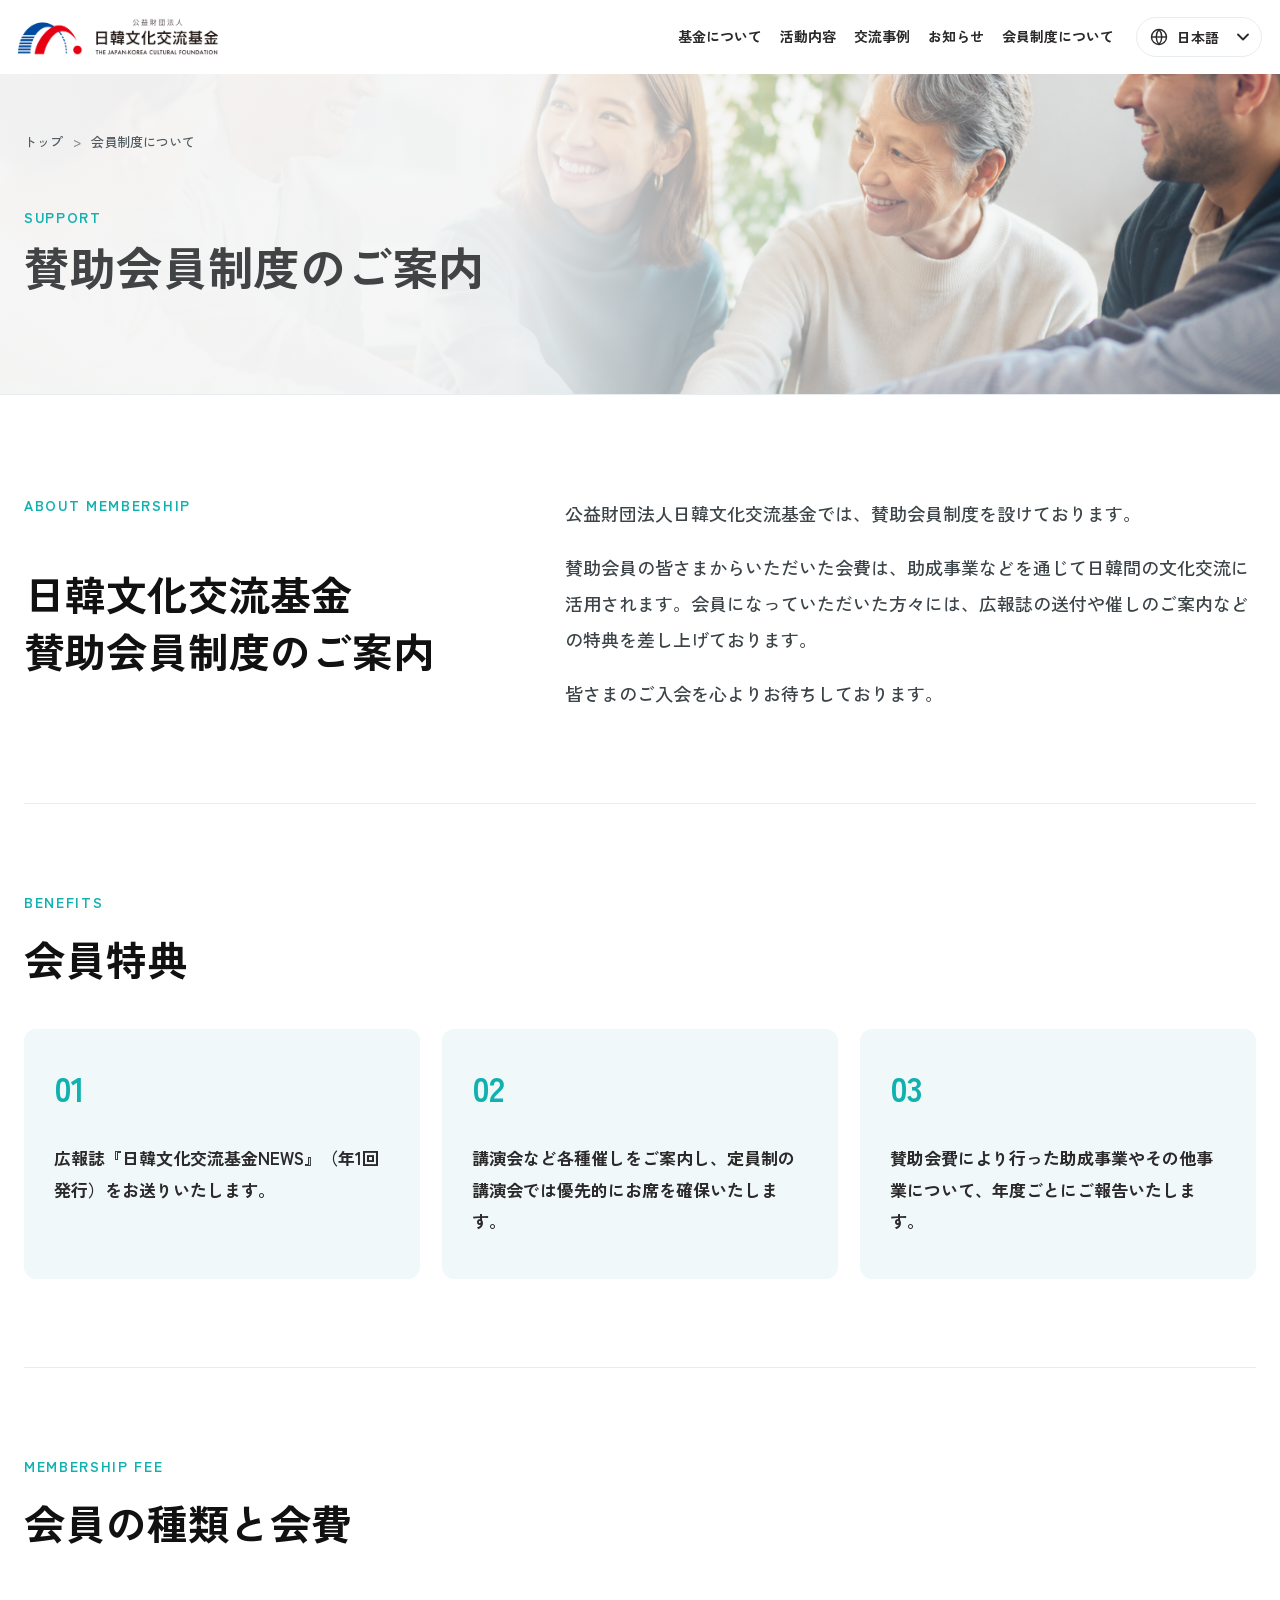
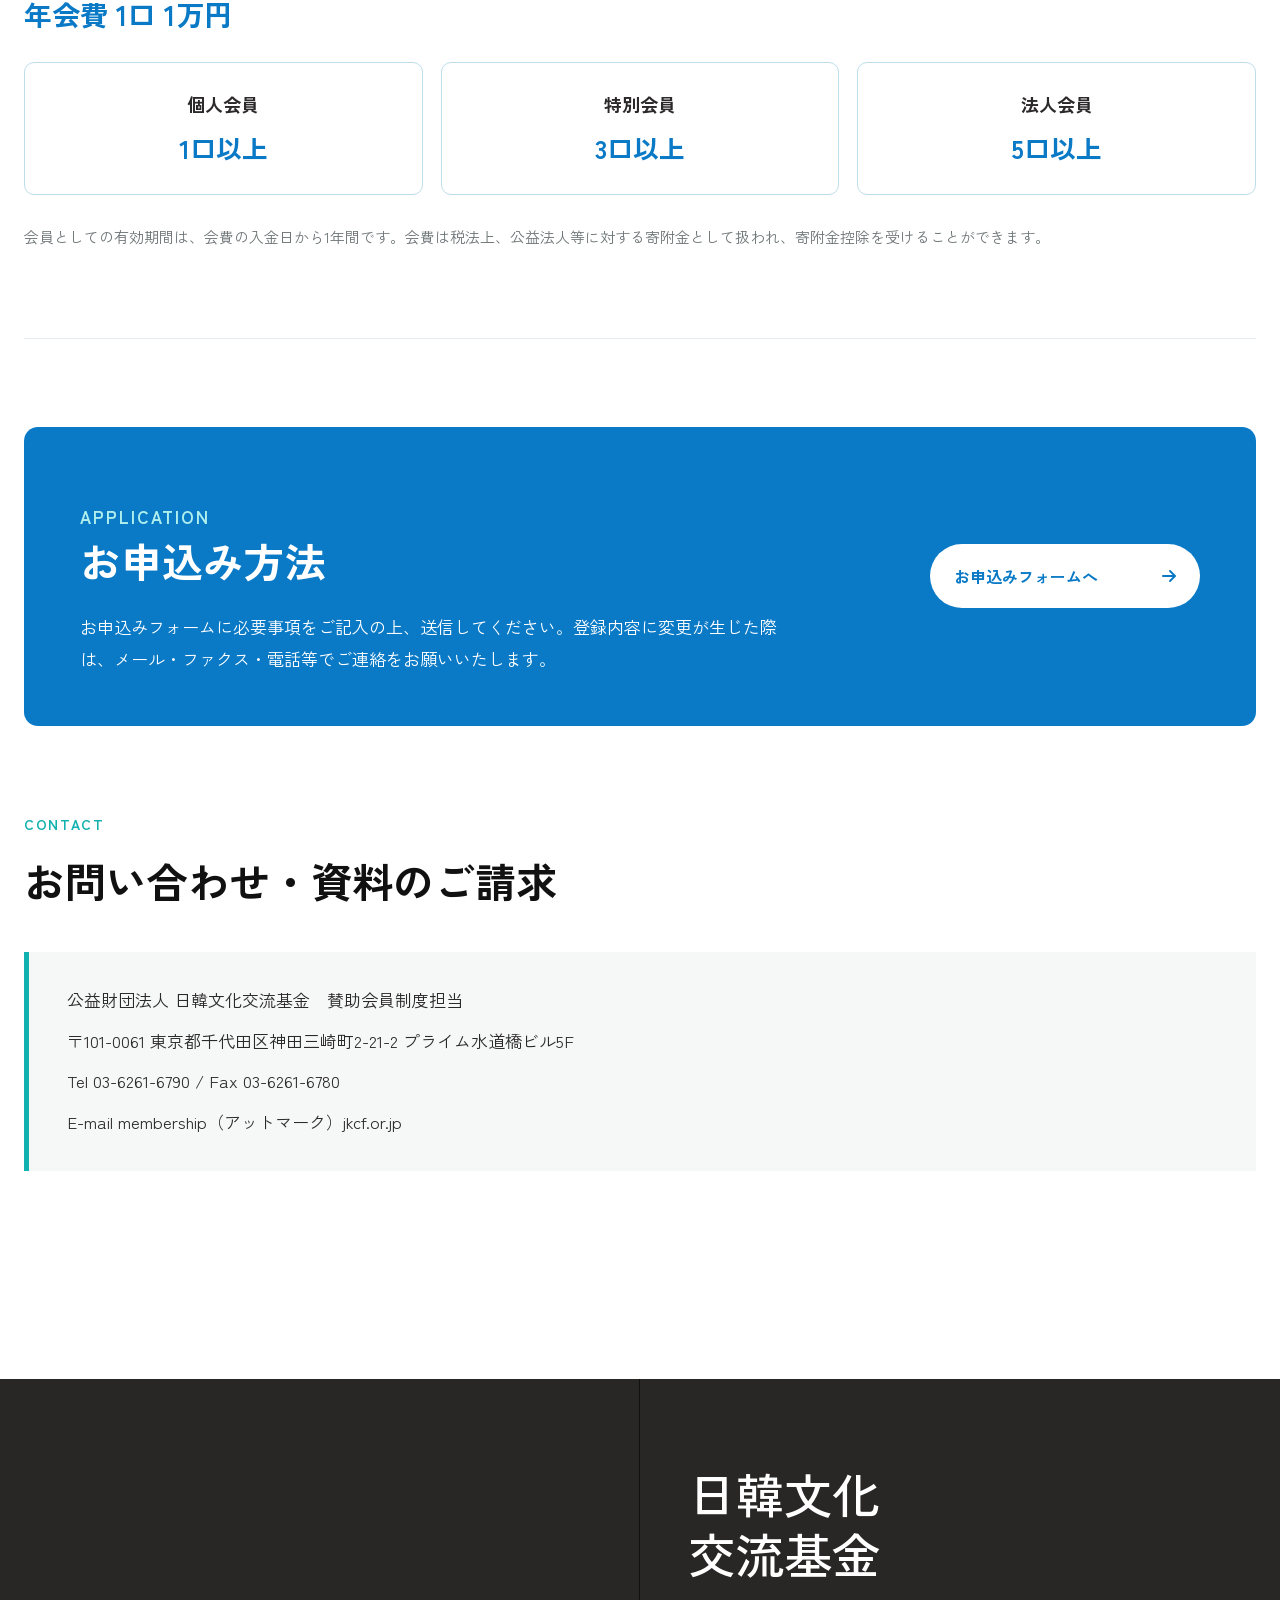
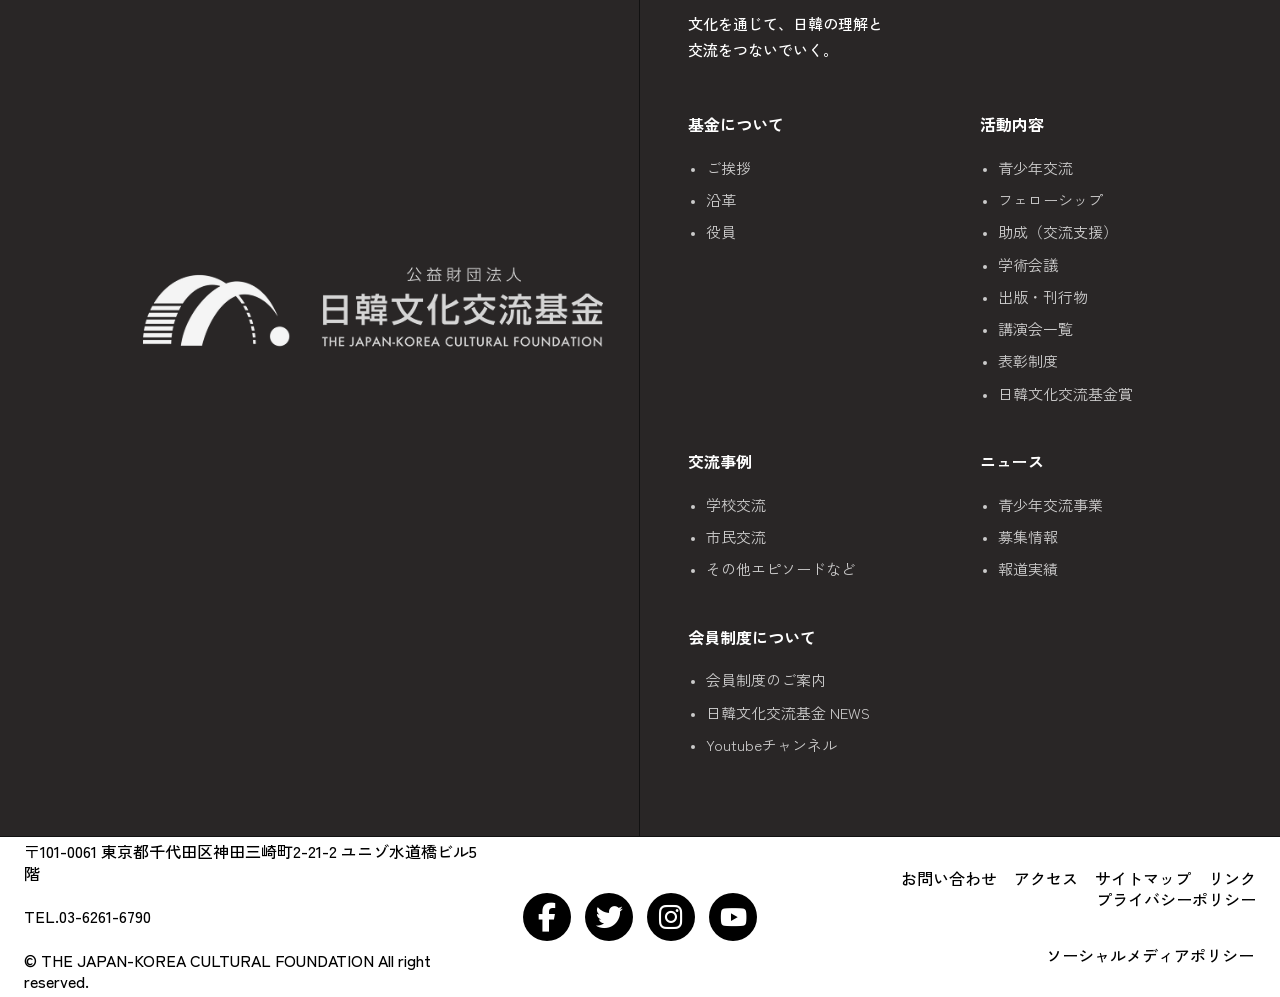
<file: membership.html>
<!DOCTYPE html>
<html lang="ja">
<head>
  <meta charset="UTF-8">
  <meta name="viewport" content="width=device-width, initial-scale=1.0">
  <title>会員制度について | 日韓文化交流基金</title>

  <!-- FONT -->
  <link rel="preconnect" href="https://fonts.googleapis.com">
  <link rel="preconnect" href="https://fonts.gstatic.com" crossorigin>
  <link href="https://fonts.googleapis.com/css2?family=Zen+Kaku+Gothic+New:wght@400;500;700;900&display=swap" rel="stylesheet">
  <link rel="stylesheet" href="https://cdnjs.cloudflare.com/ajax/libs/font-awesome/6.5.2/css/all.min.css">

  <!-- MEMBERSHIP CSS -->
  <link rel="stylesheet" href="css/membership.css?v=20260626-9">
</head>
<body>
  <!-- ==================== HEADER ==================== -->
  <header class="site-header">
    <div class="site-header__inner">
      <h1 class="site-header__logo">
        <a href="./index.html" aria-label="日韓文化交流基金">
          <img src="images/logo_header_pc.png" alt="日韓文化交流基金">
        </a>
      </h1>

      <nav class="site-nav" id="site-navigation" aria-label="グローバルナビゲーション">
        <div class="mobile-nav__header">
          <p class="mobile-nav__title">MENU</p>
          <div class="mobile-nav__controls">
            <button class="mobile-nav__close" type="button" aria-label="メニューを閉じる">
              <i class="fa-solid fa-xmark" aria-hidden="true"></i>
            </button>
          </div>
        </div>

        <form class="mobile-nav__search" action="./news.html" role="search">
          <input id="mobile-search" name="keyword" type="search" placeholder=" " aria-label="キーワードで検索">
          <label class="mobile-nav__search-label" for="mobile-search">
            <i class="fa-solid fa-magnifying-glass" aria-hidden="true"></i>
            <span class="mobile-nav__search-text">キーワードで検索</span>
          </label>
        </form>

        <ul class="site-nav__list">
          <li class="site-nav__item site-nav__item--has-dropdown">
            <a class="site-nav__link" href="./about.html" aria-haspopup="true" aria-expanded="false">
              <i class="site-nav__icon fa-solid fa-building-columns" aria-hidden="true"></i>
              <span data-ja="基金について" data-ko="재단 소개">基金について</span>
            </a>
            <button class="site-nav__toggle" type="button" aria-label="基金についての下層メニューを開閉" aria-expanded="true">
              <i class="fa-solid fa-chevron-down" aria-hidden="true"></i>
            </button>
            <ul class="site-nav__dropdown" aria-hidden="true">
              <li><a href="./about.html#greeting" data-ja="ご挨拶" data-ko="인사말">ご挨拶</a></li>
              <li><a href="./about.html#history" data-ja="沿革" data-ko="연혁">沿革</a></li>
              <li><a href="./about.html#member" data-ja="役員" data-ko="임원">役員</a></li>
              <li><a href="./about.html#disclosure" data-ja="情報公開" data-ko="정보 공개">情報公開</a></li>
            </ul>
          </li>
          <li class="site-nav__item site-nav__item--has-dropdown">
            <a class="site-nav__link" href="./activities.html" aria-haspopup="true" aria-expanded="false">
              <i class="site-nav__icon fa-solid fa-people-group" aria-hidden="true"></i>
              <span data-ja="活動内容" data-ko="활동 내용">活動内容</span>
            </a>
            <button class="site-nav__toggle" type="button" aria-label="活動内容の下層メニューを開閉" aria-expanded="false">
              <i class="fa-solid fa-chevron-right" aria-hidden="true"></i>
            </button>
            <ul class="site-nav__dropdown" aria-hidden="true">
              <li><a href="./activities.html#youth" data-ja="青少年交流" data-ko="청소년 교류">青少年交流</a></li>
              <li><a href="./activities.html#fellowship" data-ja="フェローシップ" data-ko="펠로십">フェローシップ</a></li>
              <li><a href="./activities.html#grant" data-ja="助成（交流支援）" data-ko="조성(교류 지원)">助成（交流支援）</a></li>
              <li><a href="./activities.html#conference" data-ja="学術会議" data-ko="학술회의">学術会議</a></li>
              <li><a href="./activities.html#publication" data-ja="出版・刊行物" data-ko="출판·간행물">出版・刊行物</a></li>
              <li><a href="./activities.html#lecture" data-ja="講演会一覧" data-ko="강연회 목록">講演会一覧</a></li>
              <li><a href="./activities.html#award" data-ja="表彰制度" data-ko="표창 제도">表彰制度</a></li>
              <li><a href="./activities.html#award" data-ja="日韓文化交流基金賞" data-ko="일한문화교류기금상">日韓文化交流基金賞</a></li>
            </ul>
          </li>
          <li class="site-nav__item site-nav__item--has-dropdown">
            <a class="site-nav__link" href="./stories.html" aria-haspopup="true" aria-expanded="false">
              <i class="site-nav__icon fa-solid fa-cube" aria-hidden="true"></i>
              <span data-ja="交流事例" data-ko="교류 사례">交流事例</span>
            </a>
            <button class="site-nav__toggle" type="button" aria-label="交流事例の下層メニューを開閉" aria-expanded="false">
              <i class="fa-solid fa-chevron-right" aria-hidden="true"></i>
            </button>
            <ul class="site-nav__dropdown" aria-hidden="true">
              <li><a href="./stories.html#school" data-ja="学校交流" data-ko="학교 교류">学校交流</a></li>
              <li><a href="./stories.html#citizen" data-ja="市民交流" data-ko="시민 교류">市民交流</a></li>
              <li><a href="./stories.html#episodes" data-ja="その他エピソードなど" data-ko="기타 에피소드">その他エピソードなど</a></li>
            </ul>
          </li>
          <li class="site-nav__item site-nav__item--has-dropdown">
            <a class="site-nav__link" href="./news.html" aria-haspopup="true" aria-expanded="false">
              <i class="site-nav__icon fa-regular fa-calendar-days" aria-hidden="true"></i>
              <span data-ja="お知らせ" data-ko="소식">お知らせ</span>
            </a>
            <button class="site-nav__toggle" type="button" aria-label="お知らせの下層メニューを開閉" aria-expanded="false">
              <i class="fa-solid fa-chevron-right" aria-hidden="true"></i>
            </button>
            <ul class="site-nav__dropdown" aria-hidden="true">
              <li><a href="./news.html#youth-program" data-ja="青少年交流事業" data-ko="청소년 교류 사업">青少年交流事業</a></li>
              <li><a href="./news.html#news" data-ja="ニュース" data-ko="뉴스">ニュース</a></li>
              <li><a href="./news.html#recruitment" data-ja="募集情報" data-ko="모집 정보">募集情報</a></li>
              <li><a href="./news.html#media" data-ja="報道実績" data-ko="보도 실적">報道実績</a></li>
            </ul>
          </li>
          <li class="site-nav__item">
            <a class="site-nav__link" href="./membership.html">
              <i class="site-nav__icon fa-solid fa-display" aria-hidden="true"></i>
              <span data-ja="会員制度について" data-ko="회원제도 안내">会員制度について</span>
              <i class="site-nav__arrow fa-solid fa-chevron-right" aria-hidden="true"></i>
            </a>
          </li>
        </ul>

        <div class="mobile-nav__actions">
          <a class="mobile-nav__action" href="./news.html">
            <i class="fa-regular fa-envelope" aria-hidden="true"></i>
            <span>お問合せ</span>
          </a>
        </div>

        <div class="mobile-nav__brand">
          <img src="images/logo_header_pc.png" alt="日韓文化交流基金">
        </div>

        <div class="mobile-nav__footer">
          <div class="mobile-nav__social">
            <a href="./index.html" aria-label="Website">
              <i class="fa-solid fa-earth-asia" aria-hidden="true"></i>
            </a>
            <button class="mobile-nav__share" type="button" aria-label="Share">
              <i class="fa-solid fa-share-nodes" aria-hidden="true"></i>
            </button>
            <a href="./news.html" aria-label="RSS">
              <i class="fa-solid fa-rss" aria-hidden="true"></i>
            </a>
          </div>
          <p class="mobile-nav__copy">&copy; JKCF 2024</p>
        </div>
      </nav>

      <div class="language-switcher">
        <button class="language-switcher__button" type="button" aria-expanded="false" aria-controls="language-menu">
          <svg class="language-switcher__icon" viewBox="0 0 24 24" aria-hidden="true" focusable="false">
            <circle cx="12" cy="12" r="9"></circle>
            <path d="M3 12h18"></path>
            <path d="M12 3c2.2 2.4 3.3 5.4 3.3 9s-1.1 6.6-3.3 9"></path>
            <path d="M12 3c-2.2 2.4-3.3 5.4-3.3 9s1.1 6.6 3.3 9"></path>
          </svg>
          <span class="language-switcher__current">日本語</span>
          <svg class="language-switcher__arrow" viewBox="0 0 12 8" aria-hidden="true" focusable="false">
            <path d="M1 1.5 6 6.5l5-5"></path>
          </svg>
        </button>
        <ul class="language-switcher__menu" id="language-menu" aria-hidden="true">
          <li><button type="button" data-lang-option="ja">日本語</button></li>
          <li><button type="button" data-lang-option="ko">한국어</button></li>
        </ul>
      </div>

      <button class="site-header__menu-button" type="button" aria-label="メニューを開く" aria-expanded="false" aria-controls="site-navigation">
        <span></span>
        <span></span>
        <span></span>
      </button>
    </div>
  </header>

  <!-- ==================== SUB VISUAL ==================== -->
  <section class="membership-visual" aria-labelledby="membership-page-title">
    <div class="membership-visual__inner">
      <nav class="breadcrumb" aria-label="現在位置">
        <ol class="breadcrumb__list">
          <li><a href="./index.html" data-ja="トップ" data-ko="메인">トップ</a></li>
          <li><span data-ja="会員制度について" data-ko="회원제도 안내">会員制度について</span></li>
        </ol>
      </nav>
      <p class="membership-visual__label">SUPPORT</p>
      <h1 class="membership-visual__title" id="membership-page-title" data-ja="賛助会員制度のご案内" data-ko="찬조회원제도 안내">賛助会員制度のご案内</h1>
    </div>
  </section>

  <!-- ==================== CONTENTS ==================== -->
  <main class="membership-page">
    <div class="membership-page__inner">
      <section class="membership-intro" aria-labelledby="membership-intro-title">
        <p class="membership-section__label">ABOUT MEMBERSHIP</p>
        <h2 id="membership-intro-title"
            data-ja="日韓文化交流基金&#10;賛助会員制度のご案内"
            data-ko="일한문화교류기금&#10;찬조회원제도 안내">日韓文化交流基金<br>賛助会員制度のご案内</h2>
        <div class="membership-intro__body">
          <p data-ja="公益財団法人日韓文化交流基金では、賛助会員制度を設けております。" data-ko="공익재단법인 일한문화교류기금은 찬조회원제도를 운영하고 있습니다.">公益財団法人日韓文化交流基金では、賛助会員制度を設けております。</p>
          <p data-ja="賛助会員の皆さまからいただいた会費は、助成事業などを通じて日韓間の文化交流に活用されます。会員になっていただいた方々には、広報誌の送付や催しのご案内などの特典を差し上げております。" data-ko="찬조회원 여러분이 납부해 주신 회비는 지원 사업 등을 통해 한일 간 문화 교류에 활용됩니다. 회원에게는 홍보지 발송과 행사 안내 등의 혜택을 제공합니다.">賛助会員の皆さまからいただいた会費は、助成事業などを通じて日韓間の文化交流に活用されます。会員になっていただいた方々には、広報誌の送付や催しのご案内などの特典を差し上げております。</p>
          <p data-ja="皆さまのご入会を心よりお待ちしております。" data-ko="여러분의 가입을 진심으로 기다리고 있습니다.">皆さまのご入会を心よりお待ちしております。</p>
        </div>
      </section>

      <section class="membership-benefits" aria-labelledby="membership-benefits-title">
        <div class="membership-section__heading">
          <p class="membership-section__label">BENEFITS</p>
          <h2 id="membership-benefits-title" data-ja="会員特典" data-ko="회원 혜택">会員特典</h2>
        </div>
        <ol class="membership-benefits__list">
          <li>
            <span>01</span>
            <p data-ja="広報誌『日韓文化交流基金NEWS』（年1回発行）をお送りいたします。" data-ko="홍보지 『일한문화교류기금 NEWS』(연 1회 발행)를 보내드립니다.">広報誌『日韓文化交流基金NEWS』（年1回発行）をお送りいたします。</p>
          </li>
          <li>
            <span>02</span>
            <p data-ja="講演会など各種催しをご案内し、定員制の講演会では優先的にお席を確保いたします。" data-ko="강연회 등 각종 행사를 안내하며, 정원제 강연회에서는 좌석을 우선적으로 확보해 드립니다.">講演会など各種催しをご案内し、定員制の講演会では優先的にお席を確保いたします。</p>
          </li>
          <li>
            <span>03</span>
            <p data-ja="賛助会費により行った助成事業やその他事業について、年度ごとにご報告いたします。" data-ko="찬조회비로 실시한 지원 사업과 기타 사업을 매년 보고드립니다.">賛助会費により行った助成事業やその他事業について、年度ごとにご報告いたします。</p>
          </li>
        </ol>
      </section>

      <section class="membership-fees" aria-labelledby="membership-fees-title">
        <div class="membership-section__heading">
          <p class="membership-section__label">MEMBERSHIP FEE</p>
          <h2 id="membership-fees-title" data-ja="会員の種類と会費" data-ko="회원 종류 및 회비">会員の種類と会費</h2>
        </div>
        <p class="membership-fees__lead" data-ja="年会費 1口 1万円" data-ko="연회비 1구좌 1만 엔">年会費 1口 1万円</p>
        <div class="membership-fees__grid">
          <article>
            <p data-ja="個人会員" data-ko="개인회원">個人会員</p>
            <strong data-ja="1口以上" data-ko="1구좌 이상">1口以上</strong>
          </article>
          <article>
            <p data-ja="特別会員" data-ko="특별회원">特別会員</p>
            <strong data-ja="3口以上" data-ko="3구좌 이상">3口以上</strong>
          </article>
          <article>
            <p data-ja="法人会員" data-ko="법인회원">法人会員</p>
            <strong data-ja="5口以上" data-ko="5구좌 이상">5口以上</strong>
          </article>
        </div>
        <p class="membership-fees__note" data-ja="会員としての有効期間は、会費の入金日から1年間です。会費は税法上、公益法人等に対する寄附金として扱われ、寄附金控除を受けることができます。" data-ko="회원 유효기간은 회비 입금일로부터 1년입니다. 회비는 세법상 공익법인 등에 대한 기부금으로 취급되어 기부금 공제를 받을 수 있습니다.">会員としての有効期間は、会費の入金日から1年間です。会費は税法上、公益法人等に対する寄附金として扱われ、寄附金控除を受けることができます。</p>
      </section>

      <section class="membership-apply" aria-labelledby="membership-apply-title">
        <div>
          <p class="membership-section__label">APPLICATION</p>
          <h2 id="membership-apply-title" data-ja="お申込み方法" data-ko="신청 방법">お申込み方法</h2>
          <p data-ja="お申込みフォームに必要事項をご記入の上、送信してください。登録内容に変更が生じた際は、メール・ファクス・電話等でご連絡をお願いいたします。" data-ko="신청 양식에 필요한 사항을 입력한 후 제출해 주세요. 등록 내용이 변경된 경우 이메일, 팩스 또는 전화로 연락해 주시기 바랍니다.">お申込みフォームに必要事項をご記入の上、送信してください。登録内容に変更が生じた際は、メール・ファクス・電話等でご連絡をお願いいたします。</p>
        </div>
        <a class="membership-apply__button" href="https://docs.google.com/forms/d/e/1FAIpQLSdjmekfSQ1_svQ8olVFA-B_LKamC0Dyyp_rkgyf0xrJtr_fpg/viewform?usp=sf_link" target="_blank" rel="noopener noreferrer">
          <span data-ja="お申込みフォームへ" data-ko="신청 양식으로">お申込みフォームへ</span>
          <i class="fa-solid fa-arrow-right" aria-hidden="true"></i>
        </a>
      </section>

      <section class="membership-contact" aria-labelledby="membership-contact-title">
        <div class="membership-section__heading">
          <p class="membership-section__label">CONTACT</p>
          <h2 id="membership-contact-title" data-ja="お問い合わせ・資料のご請求" data-ko="문의 및 자료 요청">お問い合わせ・資料のご請求</h2>
        </div>
        <div class="membership-contact__box">
          <p data-ja="公益財団法人 日韓文化交流基金　賛助会員制度担当" data-ko="공익재단법인 일한문화교류기금 찬조회원제도 담당">公益財団法人 日韓文化交流基金　賛助会員制度担当</p>
          <p data-ja="〒101-0061 東京都千代田区神田三崎町2-21-2 プライム水道橋ビル5F" data-ko="〒101-0061 도쿄도 지요다구 간다미사키초 2-21-2 프라임 스이도바시 빌딩 5F">〒101-0061 東京都千代田区神田三崎町2-21-2 プライム水道橋ビル5F</p>
          <p>Tel 03-6261-6790 / Fax 03-6261-6780</p>
          <p data-ja="E-mail membership（アットマーク）jkcf.or.jp" data-ko="E-mail membership（골뱅이）jkcf.or.jp">E-mail membership（アットマーク）jkcf.or.jp</p>
        </div>
      </section>
    </div>
  </main>

  <!-- ==================== FOOTER 01 ==================== -->
  <footer class="footer-primary" aria-labelledby="footer-primary-title">
    <div class="footer-primary__brand">
      <a class="footer-primary__logo" href="./index.html" aria-label="日韓文化交流基金">
        <img src="images/ft_img1.png" alt="公益財団法人 日韓文化交流基金">
      </a>
    </div>

    <div class="footer-primary__content">
      <div class="footer-primary__intro">
        <h2 class="footer-primary__title" id="footer-primary-title" data-ja="日韓文化&#10;交流基金" data-ko="일한문화&#10;교류기금">日韓文化<br>交流基金</h2>
        <p class="footer-primary__lead" data-ja="文化を通じて、日韓の理解と&#10;交流をつないでいく。" data-ko="문화를 통해 한일의 이해와&#10;교류를 이어갑니다.">文化を通じて、日韓の理解と<br>交流をつないでいく。</p>
      </div>

      <nav class="footer-primary__nav" aria-label="フッターナビゲーション">
        <div class="footer-primary__group">
          <h3 class="footer-primary__heading" data-ja="基金について" data-ko="기금 소개">基金について</h3>
          <ul class="footer-primary__list">
            <li><a href="./about.html#greeting" data-ja="ご挨拶" data-ko="인사말">ご挨拶</a></li>
            <li><a href="./about.html#history" data-ja="沿革" data-ko="연혁">沿革</a></li>
            <li><a href="./about.html#member" data-ja="役員" data-ko="임원">役員</a></li>
          </ul>
        </div>

        <div class="footer-primary__group footer-primary__group--wide">
          <h3 class="footer-primary__heading" data-ja="活動内容" data-ko="활동 내용">活動内容</h3>
          <ul class="footer-primary__list">
            <li><a href="./activities.html#youth" data-ja="青少年交流" data-ko="청소년 교류">青少年交流</a></li>
            <li><a href="./activities.html#fellowship" data-ja="フェローシップ" data-ko="펠로십">フェローシップ</a></li>
            <li><a href="./activities.html#grant" data-ja="助成（交流支援）" data-ko="조성(교류 지원)">助成（交流支援）</a></li>
            <li><a href="./activities.html#conference" data-ja="学術会議" data-ko="학술회의">学術会議</a></li>
            <li><a href="./activities.html#publication" data-ja="出版・刊行物" data-ko="출판・간행물">出版・刊行物</a></li>
            <li><a href="./activities.html#lecture" data-ja="講演会一覧" data-ko="강연회 목록">講演会一覧</a></li>
            <li><a href="./activities.html#award" data-ja="表彰制度" data-ko="표창 제도">表彰制度</a></li>
            <li><a href="./activities.html#award" data-ja="日韓文化交流基金賞" data-ko="일한문화교류기금상">日韓文化交流基金賞</a></li>
          </ul>
        </div>

        <div class="footer-primary__group">
          <h3 class="footer-primary__heading" data-ja="交流事例" data-ko="교류 사례">交流事例</h3>
          <ul class="footer-primary__list">
            <li><a href="./stories.html#school" data-ja="学校交流" data-ko="학교 교류">学校交流</a></li>
            <li><a href="./stories.html#citizen" data-ja="市民交流" data-ko="시민 교류">市民交流</a></li>
            <li><a href="./stories.html#episodes" data-ja="その他エピソードなど" data-ko="기타 에피소드 등">その他エピソードなど</a></li>
          </ul>
        </div>

        <div class="footer-primary__group">
          <h3 class="footer-primary__heading" data-ja="ニュース" data-ko="소식">ニュース</h3>
          <ul class="footer-primary__list">
            <li><a href="./news.html#youth-program" data-ja="青少年交流事業" data-ko="청소년 교류 사업">青少年交流事業</a></li>
            <li><a href="./news.html#recruitment" data-ja="募集情報" data-ko="모집 정보">募集情報</a></li>
            <li><a href="./news.html#media" data-ja="報道実績" data-ko="보도 실적">報道実績</a></li>
          </ul>
        </div>

        <div class="footer-primary__group">
          <h3 class="footer-primary__heading" data-ja="会員制度について" data-ko="회원제도 안내">会員制度について</h3>
          <ul class="footer-primary__list">
            <li><a href="./membership.html" data-ja="会員制度のご案内" data-ko="회원제도 안내">会員制度のご案内</a></li>
            <li><a href="./news.html#news" data-ja="日韓文化交流基金 NEWS" data-ko="일한문화교류기금 NEWS">日韓文化交流基金 NEWS</a></li>
            <li><a href="./membership.html#youtube" data-ja="Youtubeチャンネル" data-ko="Youtube 채널">Youtubeチャンネル</a></li>
          </ul>
        </div>
      </nav>
    </div>
  </footer>

  <!-- ==================== FOOTER 02 ==================== -->
  <div class="footer-secondary">
    <div class="footer-secondary__inner">
      <div class="footer-secondary__info">
        <p>〒101-0061 東京都千代田区神田三崎町2-21-2 ユニゾ水道橋ビル5階</p>
        <p>TEL.03-6261-6790</p>
        <p>&copy; THE JAPAN-KOREA CULTURAL FOUNDATION All right reserved.</p>
      </div>

      <ul class="footer-secondary__social" aria-label="ソーシャルメディア">
        <li><span aria-label="Facebook"><i class="fa-brands fa-facebook-f" aria-hidden="true"></i></span></li>
        <li><span aria-label="Twitter"><i class="fa-brands fa-twitter" aria-hidden="true"></i></span></li>
        <li><span aria-label="Instagram"><i class="fa-brands fa-instagram" aria-hidden="true"></i></span></li>
        <li><span aria-label="YouTube"><i class="fa-brands fa-youtube" aria-hidden="true"></i></span></li>
      </ul>

      <div class="footer-secondary__links" aria-label="フッターリンク">
        <p>
          <span>お問い合わせ</span>
          <span>アクセス</span>
          <span>サイトマップ</span>
          <span>リンク</span>
          <span>プライバシーポリシー</span>
        </p>
        <p>ソーシャルメディアポリシー</p>
      </div>
    </div>
  </div>

  <!-- SUBPAGE JAVASCRIPT -->
  <script src="js/subpage.js"></script>
</body>
</html>
</file>
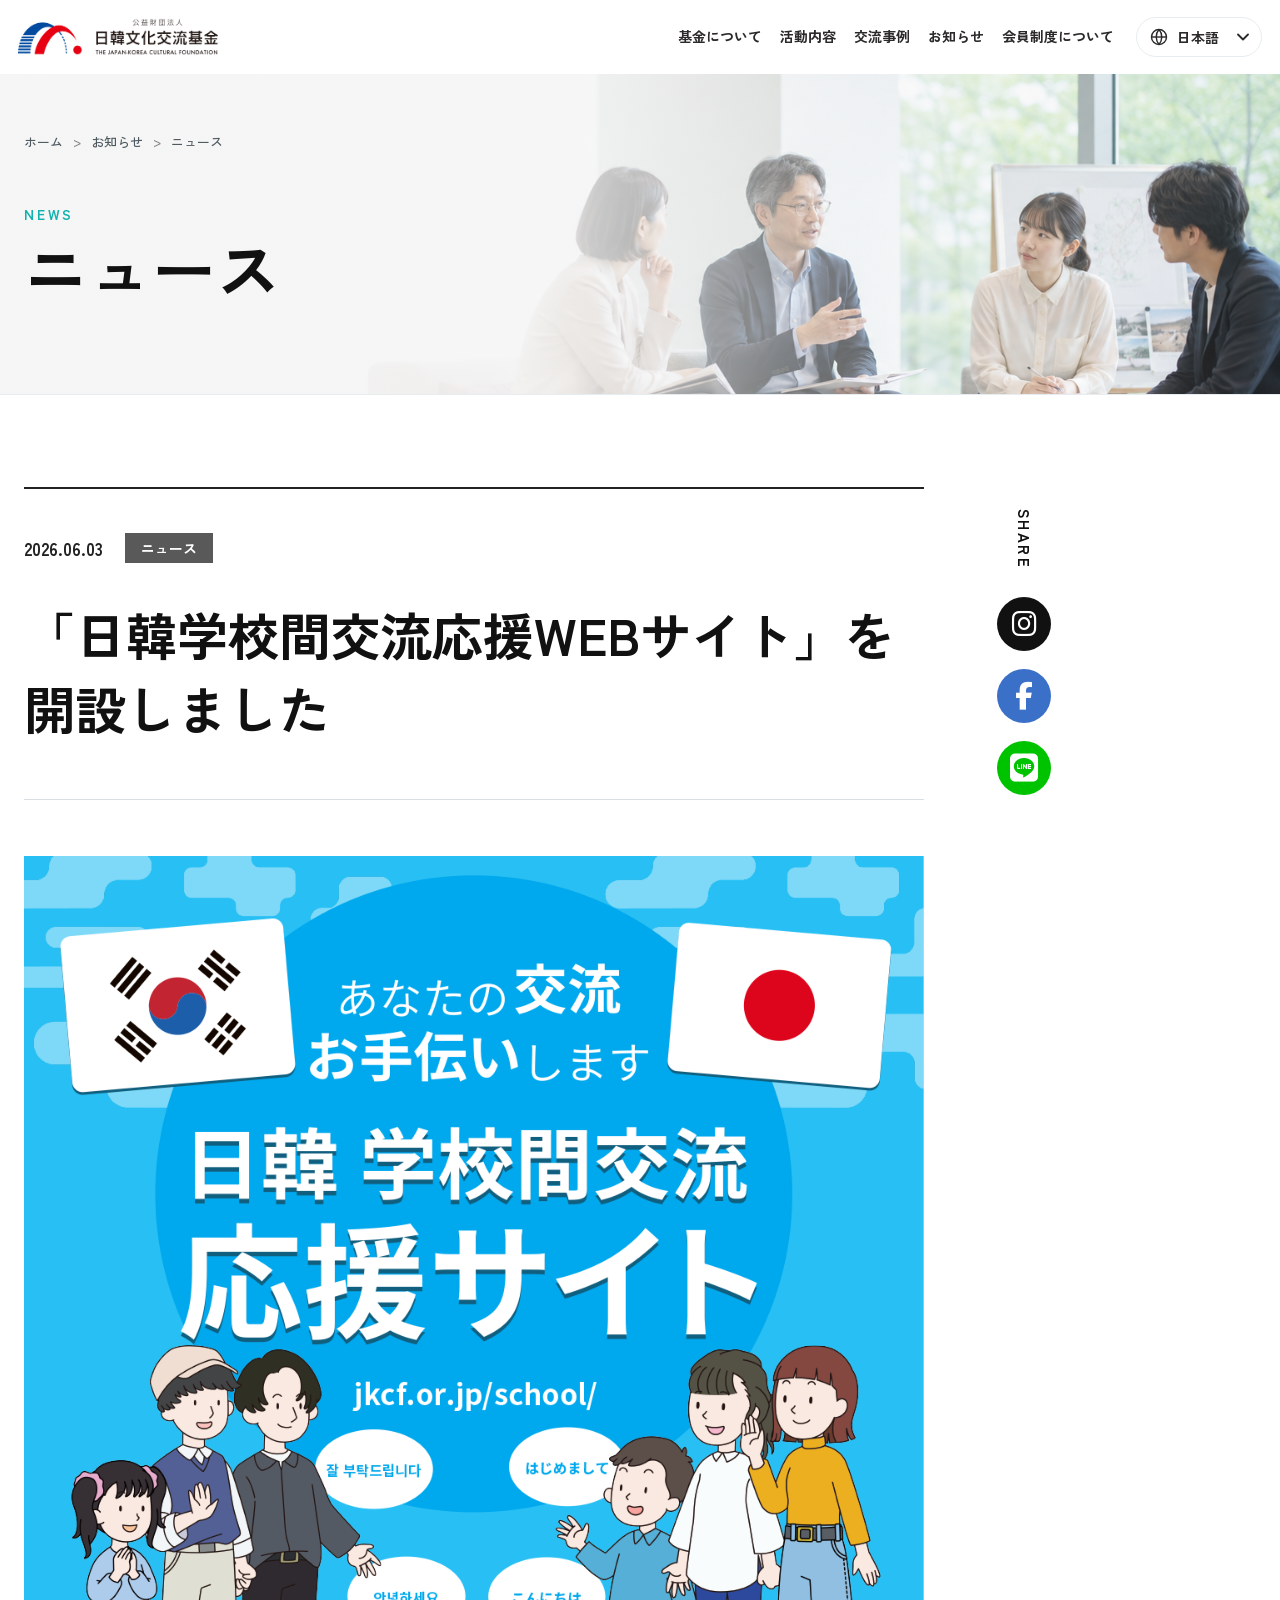
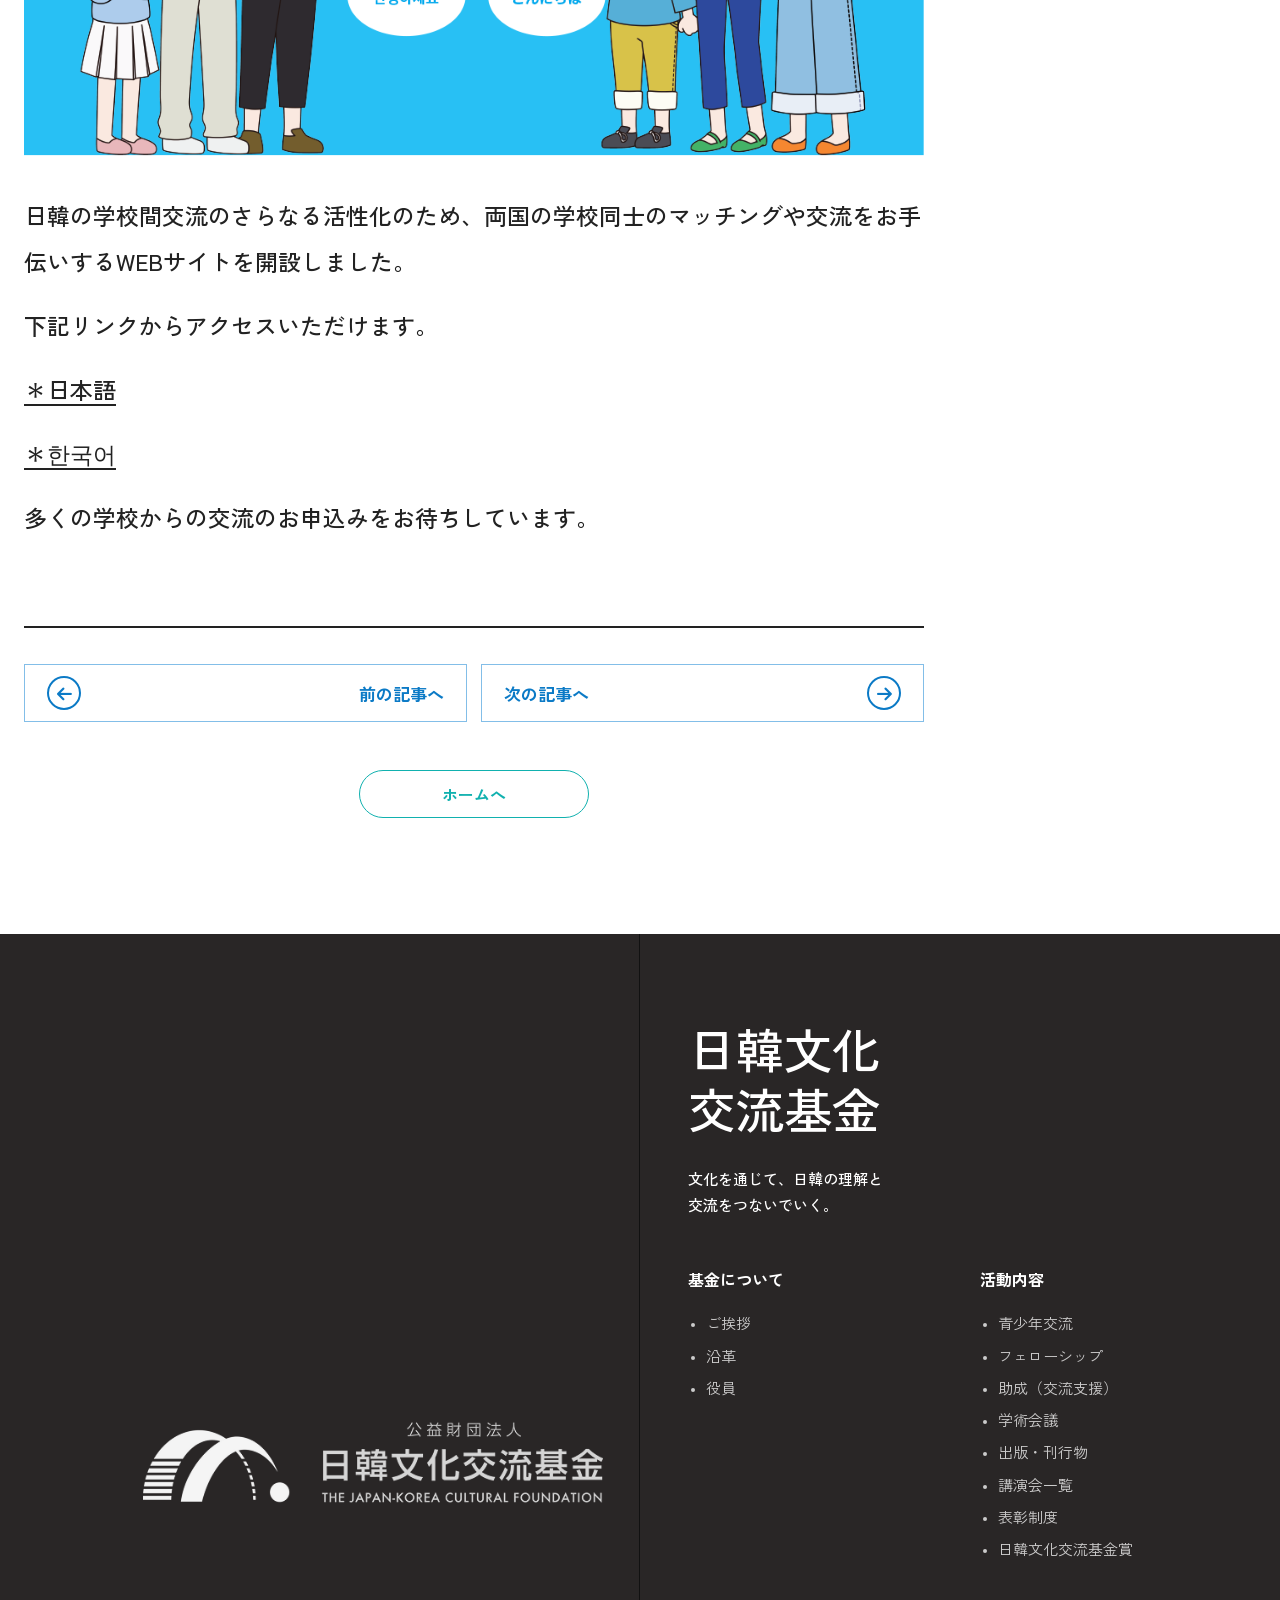
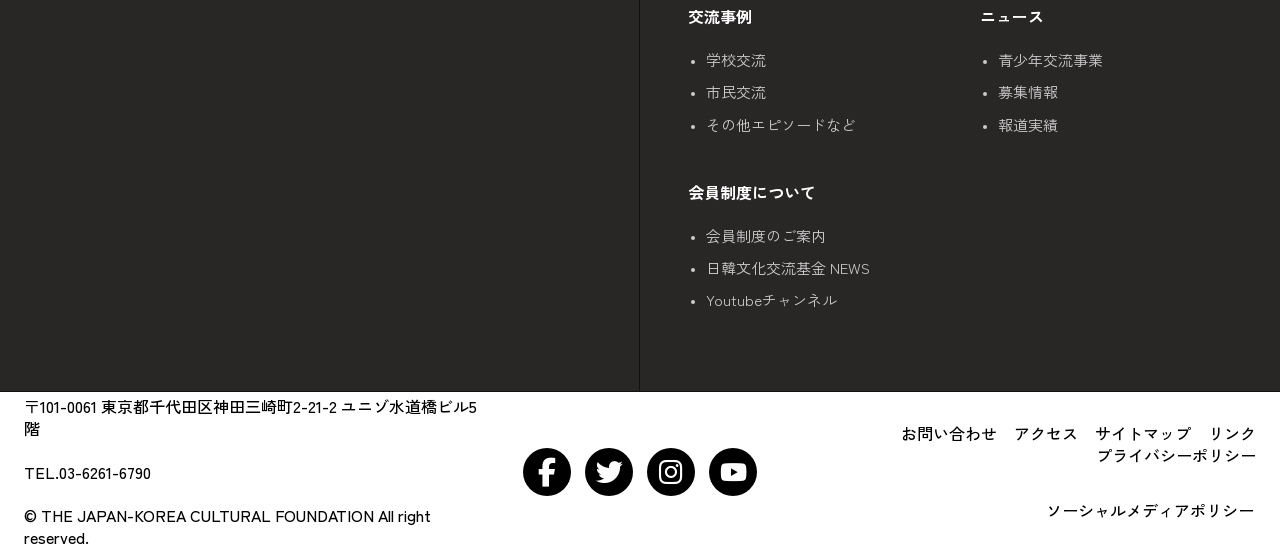
<file: news-detail.html>
﻿<!DOCTYPE html>
<html lang="ja">
<head>
  <meta charset="UTF-8">
  <meta name="viewport" content="width=device-width, initial-scale=1.0">
  <title>お知らせ | 日韓文化交流基金</title>

  <!-- FONT -->
  <link rel="preconnect" href="https://fonts.googleapis.com">
  <link rel="preconnect" href="https://fonts.gstatic.com" crossorigin>
  <link href="https://fonts.googleapis.com/css2?family=Zen+Kaku+Gothic+New:wght@400;500;700;900&display=swap" rel="stylesheet">
  <link rel="stylesheet" href="https://cdnjs.cloudflare.com/ajax/libs/font-awesome/6.5.2/css/all.min.css">

  <!-- NEWS CSS -->
  <link rel="stylesheet" href="css/news.css?v=20260626-9">
</head>
<body>
  <!-- ==================== HEADER ==================== -->
  <header class="site-header">
    <div class="site-header__inner">
      <h1 class="site-header__logo">
        <a href="./index.html" aria-label="日韓文化交流基金">
          <img src="images/logo_header_pc.png" alt="日韓文化交流基金">
        </a>
      </h1>

      <nav class="site-nav" id="site-navigation" aria-label="グローバルナビゲーション">
        <div class="mobile-nav__header">
          <p class="mobile-nav__title">MENU</p>
          <div class="mobile-nav__controls">
            <button class="mobile-nav__close" type="button" aria-label="メニューを閉じる">
              <i class="fa-solid fa-xmark" aria-hidden="true"></i>
            </button>
          </div>
        </div>

        <form class="mobile-nav__search" action="./news.html" role="search">
          <input id="mobile-search" name="keyword" type="search" placeholder=" " aria-label="キーワードで検索">
          <label class="mobile-nav__search-label" for="mobile-search">
            <i class="fa-solid fa-magnifying-glass" aria-hidden="true"></i>
            <span class="mobile-nav__search-text">キーワードで検索</span>
          </label>
        </form>

        <ul class="site-nav__list">
          <li class="site-nav__item site-nav__item--has-dropdown">
            <a class="site-nav__link" href="./about.html" aria-haspopup="true" aria-expanded="false">
              <i class="site-nav__icon fa-solid fa-building-columns" aria-hidden="true"></i>
              <span data-ja="基金について" data-ko="재단 소개">基金について</span>
            </a>
            <button class="site-nav__toggle" type="button" aria-label="基金についての下層メニューを開閉" aria-expanded="true">
              <i class="fa-solid fa-chevron-down" aria-hidden="true"></i>
            </button>
            <ul class="site-nav__dropdown" aria-hidden="true">
              <li><a href="./about.html#greeting" data-ja="ご挨拶" data-ko="인사말">ご挨拶</a></li>
              <li><a href="./about.html#history" data-ja="沿革" data-ko="연혁">沿革</a></li>
              <li><a href="./about.html#member" data-ja="役員" data-ko="임원">役員</a></li>
              <li><a href="./about.html#disclosure" data-ja="情報公開" data-ko="정보 공개">情報公開</a></li>
            </ul>
          </li>
          <li class="site-nav__item site-nav__item--has-dropdown">
            <a class="site-nav__link" href="./activities.html" aria-haspopup="true" aria-expanded="false">
              <i class="site-nav__icon fa-solid fa-people-group" aria-hidden="true"></i>
              <span data-ja="活動内容" data-ko="활동 내용">活動内容</span>
            </a>
            <button class="site-nav__toggle" type="button" aria-label="活動内容の下層メニューを開閉" aria-expanded="false">
              <i class="fa-solid fa-chevron-right" aria-hidden="true"></i>
            </button>
            <ul class="site-nav__dropdown" aria-hidden="true">
              <li><a href="./activities.html#youth" data-ja="青少年交流" data-ko="청소년 교류">青少年交流</a></li>
              <li><a href="./activities.html#fellowship" data-ja="フェローシップ" data-ko="펠로십">フェローシップ</a></li>
              <li><a href="./activities.html#grant" data-ja="助成（交流支援）" data-ko="조성(교류 지원)">助成（交流支援）</a></li>
              <li><a href="./activities.html#conference" data-ja="学術会議" data-ko="학술회의">学術会議</a></li>
              <li><a href="./activities.html#publication" data-ja="出版・刊行物" data-ko="출판·간행물">出版・刊行物</a></li>
              <li><a href="./activities.html#lecture" data-ja="講演会一覧" data-ko="강연회 목록">講演会一覧</a></li>
              <li><a href="./activities.html#award" data-ja="表彰制度" data-ko="표창 제도">表彰制度</a></li>
              <li><a href="./activities.html#award" data-ja="日韓文化交流基金賞" data-ko="일한문화교류기금상">日韓文化交流基金賞</a></li>
            </ul>
          </li>
          <li class="site-nav__item site-nav__item--has-dropdown">
            <a class="site-nav__link" href="./stories.html" aria-haspopup="true" aria-expanded="false">
              <i class="site-nav__icon fa-solid fa-cube" aria-hidden="true"></i>
              <span data-ja="交流事例" data-ko="교류 사례">交流事例</span>
            </a>
            <button class="site-nav__toggle" type="button" aria-label="交流事例の下層メニューを開閉" aria-expanded="false">
              <i class="fa-solid fa-chevron-right" aria-hidden="true"></i>
            </button>
            <ul class="site-nav__dropdown" aria-hidden="true">
              <li><a href="./stories.html#school" data-ja="学校交流" data-ko="학교 교류">学校交流</a></li>
              <li><a href="./stories.html#citizen" data-ja="市民交流" data-ko="시민 교류">市民交流</a></li>
              <li><a href="./stories.html#episodes" data-ja="その他エピソードなど" data-ko="기타 에피소드">その他エピソードなど</a></li>
            </ul>
          </li>
          <li class="site-nav__item site-nav__item--has-dropdown">
            <a class="site-nav__link" href="./news.html" aria-haspopup="true" aria-expanded="false">
              <i class="site-nav__icon fa-regular fa-calendar-days" aria-hidden="true"></i>
              <span data-ja="お知らせ" data-ko="소식">お知らせ</span>
            </a>
            <button class="site-nav__toggle" type="button" aria-label="お知らせの下層メニューを開閉" aria-expanded="false">
              <i class="fa-solid fa-chevron-right" aria-hidden="true"></i>
            </button>
            <ul class="site-nav__dropdown" aria-hidden="true">
              <li><a href="./news.html#youth-program" data-ja="青少年交流事業" data-ko="청소년 교류 사업">青少年交流事業</a></li>
              <li><a href="./news.html#news" data-ja="ニュース" data-ko="뉴스">ニュース</a></li>
              <li><a href="./news.html#recruitment" data-ja="募集情報" data-ko="모집 정보">募集情報</a></li>
              <li><a href="./news.html#media" data-ja="報道実績" data-ko="보도 실적">報道実績</a></li>
            </ul>
          </li>
          <li class="site-nav__item">
            <a class="site-nav__link" href="./membership.html">
              <i class="site-nav__icon fa-solid fa-display" aria-hidden="true"></i>
              <span data-ja="会員制度について" data-ko="회원제도 안내">会員制度について</span>
              <i class="site-nav__arrow fa-solid fa-chevron-right" aria-hidden="true"></i>
            </a>
          </li>
        </ul>

        <div class="mobile-nav__actions">
          <a class="mobile-nav__action" href="./news.html">
            <i class="fa-regular fa-envelope" aria-hidden="true"></i>
            <span>お問合せ</span>
          </a>
        </div>

        <div class="mobile-nav__brand">
          <img src="images/logo_header_pc.png" alt="日韓文化交流基金">
        </div>

        <div class="mobile-nav__footer">
          <div class="mobile-nav__social">
            <a href="./index.html" aria-label="Website">
              <i class="fa-solid fa-earth-asia" aria-hidden="true"></i>
            </a>
            <button class="mobile-nav__share" type="button" aria-label="Share">
              <i class="fa-solid fa-share-nodes" aria-hidden="true"></i>
            </button>
            <a href="./news.html" aria-label="RSS">
              <i class="fa-solid fa-rss" aria-hidden="true"></i>
            </a>
          </div>
          <p class="mobile-nav__copy">&copy; JKCF 2024</p>
        </div>
      </nav>

      <div class="language-switcher">
        <button class="language-switcher__button" type="button" aria-expanded="false" aria-controls="language-menu">
          <svg class="language-switcher__icon" viewBox="0 0 24 24" aria-hidden="true" focusable="false">
            <circle cx="12" cy="12" r="9"></circle>
            <path d="M3 12h18"></path>
            <path d="M12 3c2.2 2.4 3.3 5.4 3.3 9s-1.1 6.6-3.3 9"></path>
            <path d="M12 3c-2.2 2.4-3.3 5.4-3.3 9s1.1 6.6 3.3 9"></path>
          </svg>
          <span class="language-switcher__current">日本語</span>
          <svg class="language-switcher__arrow" viewBox="0 0 12 8" aria-hidden="true" focusable="false">
            <path d="M1 1.5 6 6.5l5-5"></path>
          </svg>
        </button>
        <ul class="language-switcher__menu" id="language-menu" aria-hidden="true">
          <li><button type="button" data-lang-option="ja">日本語</button></li>
          <li><button type="button" data-lang-option="ko">한국어</button></li>
        </ul>
      </div>

      <button class="site-header__menu-button" type="button" aria-label="メニューを開く" aria-expanded="false" aria-controls="site-navigation">
        <span></span>
        <span></span>
        <span></span>
      </button>
    </div>
  </header>

  <!-- ==================== SUB VISUAL ==================== -->
  <section class="news-visual" aria-labelledby="news-page-title">
    <div class="news-visual__inner">
      <nav class="breadcrumb" aria-label="パンくずリスト">
        <ol class="breadcrumb__list">
          <li><a href="./index.html" data-ja="ホーム" data-ko="홈">ホーム</a></li>
          <li><a href="./news.html" data-ja="お知らせ" data-ko="소식">お知らせ</a></li>
          <li aria-current="page" data-ja="ニュース" data-ko="뉴스">ニュース</li>
        </ol>
      </nav>
      <p class="news-visual__label">NEWS</p>
      <h1 class="news-visual__title" id="news-page-title" data-ja="ニュース" data-ko="뉴스">ニュース</h1>
    </div>
  </section>

  <!-- ==================== CONTENTS ==================== -->
  <main class="news-detail">
    <div class="news-detail__inner">
      <article class="news-article" aria-labelledby="article-title">
        <header class="news-article__header">
          <div class="news-article__meta">
            <time datetime="2026-06-03">2026.06.03</time>
            <span data-ja="ニュース" data-ko="뉴스">ニュース</span>
          </div>
          <h2 class="news-article__title" id="article-title" data-ja="「日韓学校間交流応援WEBサイト」を開設しました" data-ko="「한일 학교 간 교류 응원 WEB 사이트」를 개설했습니다">「日韓学校間交流応援WEBサイト」を開設しました</h2>
        </header>

        <div class="news-article__image">
          <img src="images/news-school-exchange-web.png" alt="日韓学校間交流応援WEBサイトの案内画像">
        </div>

        <div class="news-article__body">
          <p data-ja="日韓の学校間交流のさらなる活性化のため、両国の学校同士のマッチングや交流をお手伝いするWEBサイトを開設しました。" data-ko="한일 학교 간 교류를 더욱 활성화하기 위해 양국 학교 간 매칭과 교류를 지원하는 WEB 사이트를 개설했습니다.">日韓の学校間交流のさらなる活性化のため、両国の学校同士のマッチングや交流をお手伝いするWEBサイトを開設しました。</p>
          <p data-ja="下記リンクからアクセスいただけます。" data-ko="아래 링크에서 접속하실 수 있습니다.">下記リンクからアクセスいただけます。</p>
          <p><a href="https://jkcf.or.jp/school/" target="_blank" rel="noopener noreferrer" data-ja="＊日本語" data-ko="＊일본어">＊日本語</a></p>
          <p><a href="https://jkcf.or.jp/school/" target="_blank" rel="noopener noreferrer" data-ja="＊한국어" data-ko="＊한국어">＊한국어</a></p>
          <p data-ja="多くの学校からの交流のお申込みをお待ちしています。" data-ko="많은 학교의 교류 신청을 기다리고 있습니다.">多くの学校からの交流のお申込みをお待ちしています。</p>
        </div>

        <nav class="news-article__pager" aria-label="記事ナビゲーション">
          <a href="./news.html"><i class="fa-solid fa-arrow-left" aria-hidden="true"></i><span>前の記事へ</span></a>
          <a href="./news.html"><span>次の記事へ</span><i class="fa-solid fa-arrow-right" aria-hidden="true"></i></a>
        </nav>

        <div class="news-article__back">
          <a href="./index.html" data-ja="ホームへ" data-ko="홈으로">ホームへ</a>
        </div>
      </article>

      <aside class="news-share" aria-label="SHARE">
        <p>SHARE</p>
        <a href="https://www.instagram.com/jkcf_pr/" target="_blank" rel="noopener noreferrer" aria-label="Instagram">
          <i class="fa-brands fa-instagram" aria-hidden="true"></i>
        </a>
        <a href="https://www.facebook.com/jkcf.or.jp/" target="_blank" rel="noopener noreferrer" aria-label="Facebook">
          <i class="fa-brands fa-facebook-f" aria-hidden="true"></i>
        </a>
        <a href="https://social-plugins.line.me/lineit/share?url=https%3A%2F%2Fjkcf.or.jp%2Fnews%2F2026%2F06%2F03%2F36826%2F" target="_blank" rel="noopener noreferrer" aria-label="LINE">
          <i class="fa-brands fa-line" aria-hidden="true"></i>
        </a>
      </aside>
    </div>
  </main>

  <!-- ==================== FOOTER 01 ==================== -->
  <footer class="footer-primary" aria-labelledby="footer-primary-title">
    <div class="footer-primary__brand">
      <a class="footer-primary__logo" href="./index.html" aria-label="日韓文化交流基金">
        <img src="images/ft_img1.png" alt="公益財団法人 日韓文化交流基金">
      </a>
    </div>

    <div class="footer-primary__content">
      <div class="footer-primary__intro">
        <h2 class="footer-primary__title" id="footer-primary-title" data-ja="日韓文化&#10;交流基金" data-ko="일한문화&#10;교류기금">日韓文化<br>交流基金</h2>
        <p class="footer-primary__lead" data-ja="文化を通じて、日韓の理解と&#10;交流をつないでいく。" data-ko="문화를 통해 한일의 이해와&#10;교류를 이어갑니다.">文化を通じて、日韓の理解と<br>交流をつないでいく。</p>
      </div>

      <nav class="footer-primary__nav" aria-label="フッターナビゲーション">
        <div class="footer-primary__group">
          <h3 class="footer-primary__heading" data-ja="基金について" data-ko="기금 소개">基金について</h3>
          <ul class="footer-primary__list">
            <li><a href="./about.html#greeting" data-ja="ご挨拶" data-ko="인사말">ご挨拶</a></li>
            <li><a href="./about.html#history" data-ja="沿革" data-ko="연혁">沿革</a></li>
            <li><a href="./about.html#member" data-ja="役員" data-ko="임원">役員</a></li>
          </ul>
        </div>

        <div class="footer-primary__group footer-primary__group--wide">
          <h3 class="footer-primary__heading" data-ja="活動内容" data-ko="활동 내용">活動内容</h3>
          <ul class="footer-primary__list">
            <li><a href="./activities.html#youth" data-ja="青少年交流" data-ko="청소년 교류">青少年交流</a></li>
            <li><a href="./activities.html#fellowship" data-ja="フェローシップ" data-ko="펠로십">フェローシップ</a></li>
            <li><a href="./activities.html#grant" data-ja="助成（交流支援）" data-ko="조성(교류 지원)">助成（交流支援）</a></li>
            <li><a href="./activities.html#conference" data-ja="学術会議" data-ko="학술회의">学術会議</a></li>
            <li><a href="./activities.html#publication" data-ja="出版・刊行物" data-ko="출판・간행물">出版・刊行物</a></li>
            <li><a href="./activities.html#lecture" data-ja="講演会一覧" data-ko="강연회 목록">講演会一覧</a></li>
            <li><a href="./activities.html#award" data-ja="表彰制度" data-ko="표창 제도">表彰制度</a></li>
            <li><a href="./activities.html#award" data-ja="日韓文化交流基金賞" data-ko="일한문화교류기금상">日韓文化交流基金賞</a></li>
          </ul>
        </div>

        <div class="footer-primary__group">
          <h3 class="footer-primary__heading" data-ja="交流事例" data-ko="교류 사례">交流事例</h3>
          <ul class="footer-primary__list">
            <li><a href="./stories.html#school" data-ja="学校交流" data-ko="학교 교류">学校交流</a></li>
            <li><a href="./stories.html#citizen" data-ja="市民交流" data-ko="시민 교류">市民交流</a></li>
            <li><a href="./stories.html#episodes" data-ja="その他エピソードなど" data-ko="기타 에피소드 등">その他エピソードなど</a></li>
          </ul>
        </div>

        <div class="footer-primary__group">
          <h3 class="footer-primary__heading" data-ja="ニュース" data-ko="소식">ニュース</h3>
          <ul class="footer-primary__list">
            <li><a href="./news.html#youth-program" data-ja="青少年交流事業" data-ko="청소년 교류 사업">青少年交流事業</a></li>
            <li><a href="./news.html#recruitment" data-ja="募集情報" data-ko="모집 정보">募集情報</a></li>
            <li><a href="./news.html#media" data-ja="報道実績" data-ko="보도 실적">報道実績</a></li>
          </ul>
        </div>

        <div class="footer-primary__group">
          <h3 class="footer-primary__heading" data-ja="会員制度について" data-ko="회원제도 안내">会員制度について</h3>
          <ul class="footer-primary__list">
            <li><a href="./membership.html" data-ja="会員制度のご案内" data-ko="회원제도 안내">会員制度のご案内</a></li>
            <li><a href="./news.html#news" data-ja="日韓文化交流基金 NEWS" data-ko="일한문화교류기금 NEWS">日韓文化交流基金 NEWS</a></li>
            <li><a href="./membership.html#youtube" data-ja="Youtubeチャンネル" data-ko="Youtube 채널">Youtubeチャンネル</a></li>
          </ul>
        </div>
      </nav>
    </div>
  </footer>

  <!-- ==================== FOOTER 02 ==================== -->
  <div class="footer-secondary">
    <div class="footer-secondary__inner">
      <div class="footer-secondary__info">
        <p>〒101-0061 東京都千代田区神田三崎町2-21-2 ユニゾ水道橋ビル5階</p>
        <p>TEL.03-6261-6790</p>
        <p>&copy; THE JAPAN-KOREA CULTURAL FOUNDATION All right reserved.</p>
      </div>

      <ul class="footer-secondary__social" aria-label="ソーシャルメディア">
        <li><span aria-label="Facebook"><i class="fa-brands fa-facebook-f" aria-hidden="true"></i></span></li>
        <li><span aria-label="Twitter"><i class="fa-brands fa-twitter" aria-hidden="true"></i></span></li>
        <li><span aria-label="Instagram"><i class="fa-brands fa-instagram" aria-hidden="true"></i></span></li>
        <li><span aria-label="YouTube"><i class="fa-brands fa-youtube" aria-hidden="true"></i></span></li>
      </ul>

      <div class="footer-secondary__links" aria-label="フッターリンク">
        <p>
          <span>お問い合わせ</span>
          <span>アクセス</span>
          <span>サイトマップ</span>
          <span>リンク</span>
          <span>プライバシーポリシー</span>
        </p>
        <p>ソーシャルメディアポリシー</p>
      </div>
    </div>
  </div>

  <!-- SUBPAGE JAVASCRIPT -->
  <script src="js/subpage.js"></script>
</body>
</html>
</file>
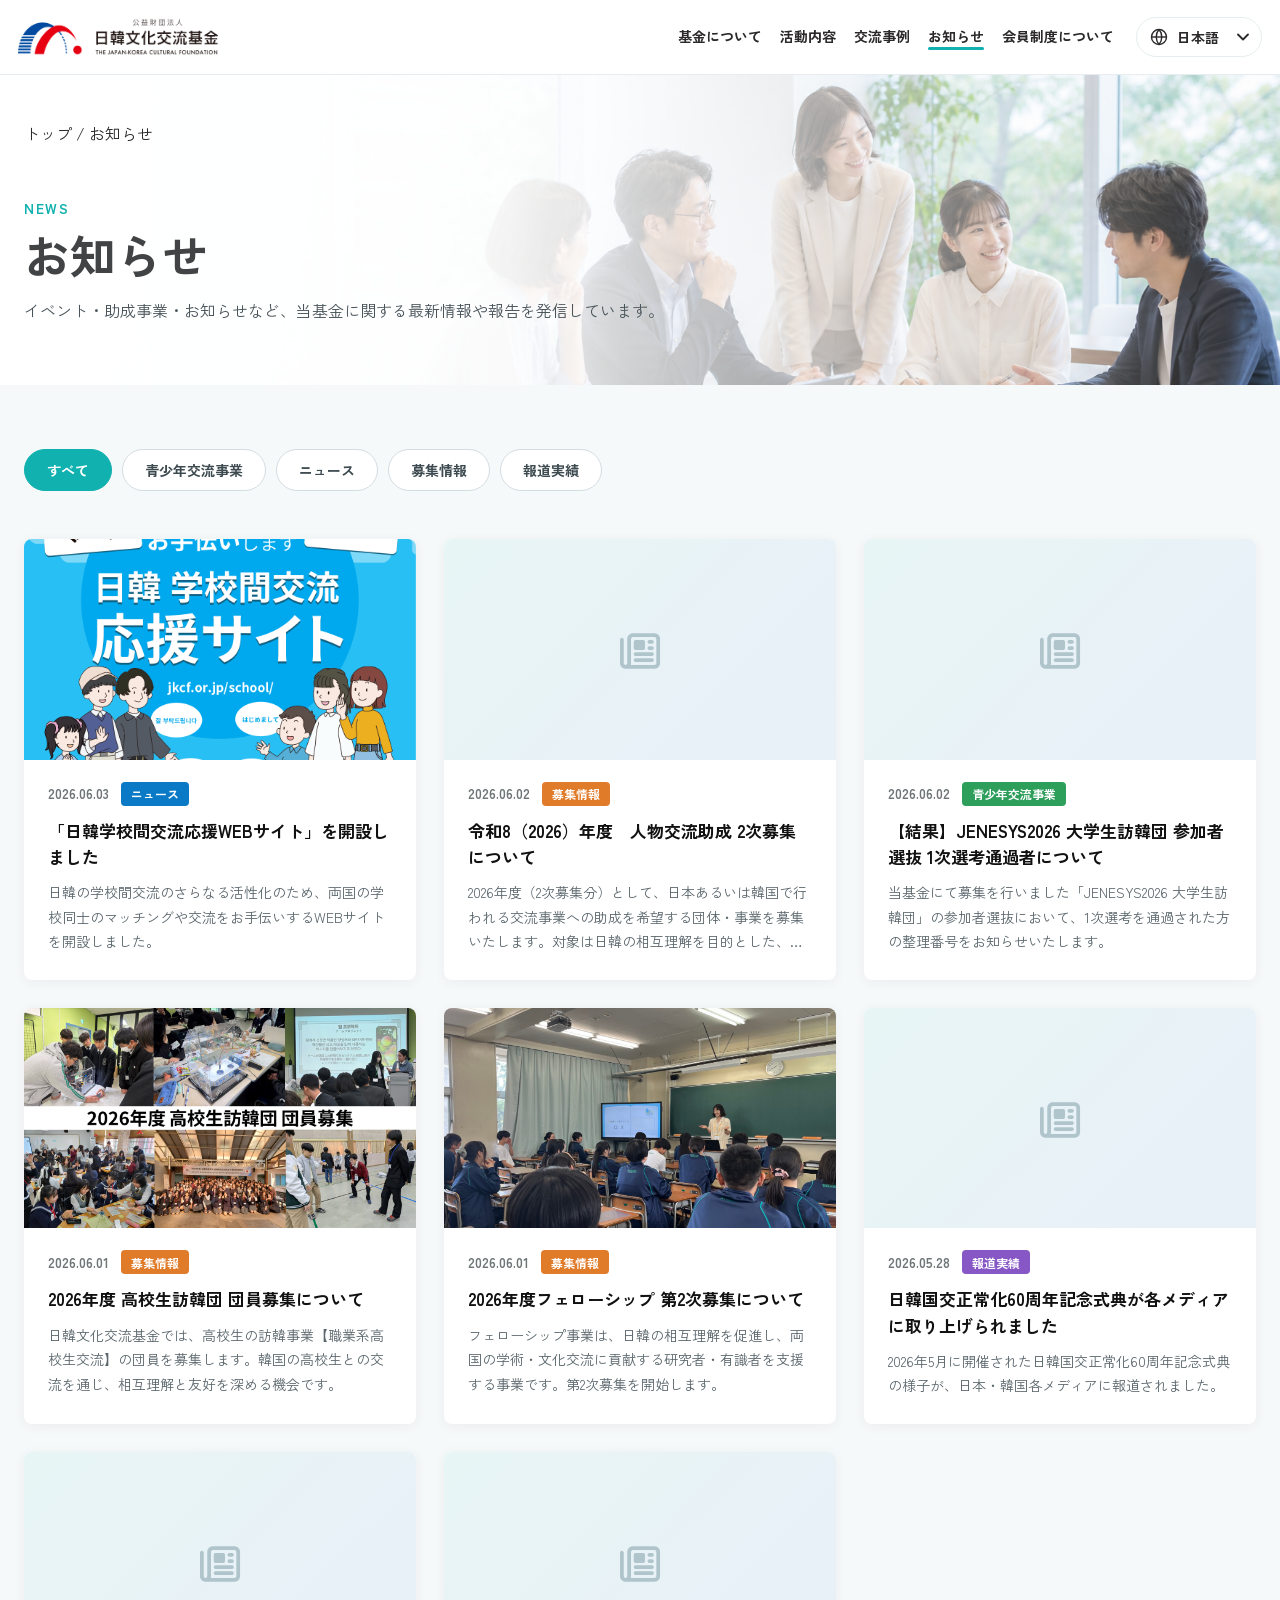
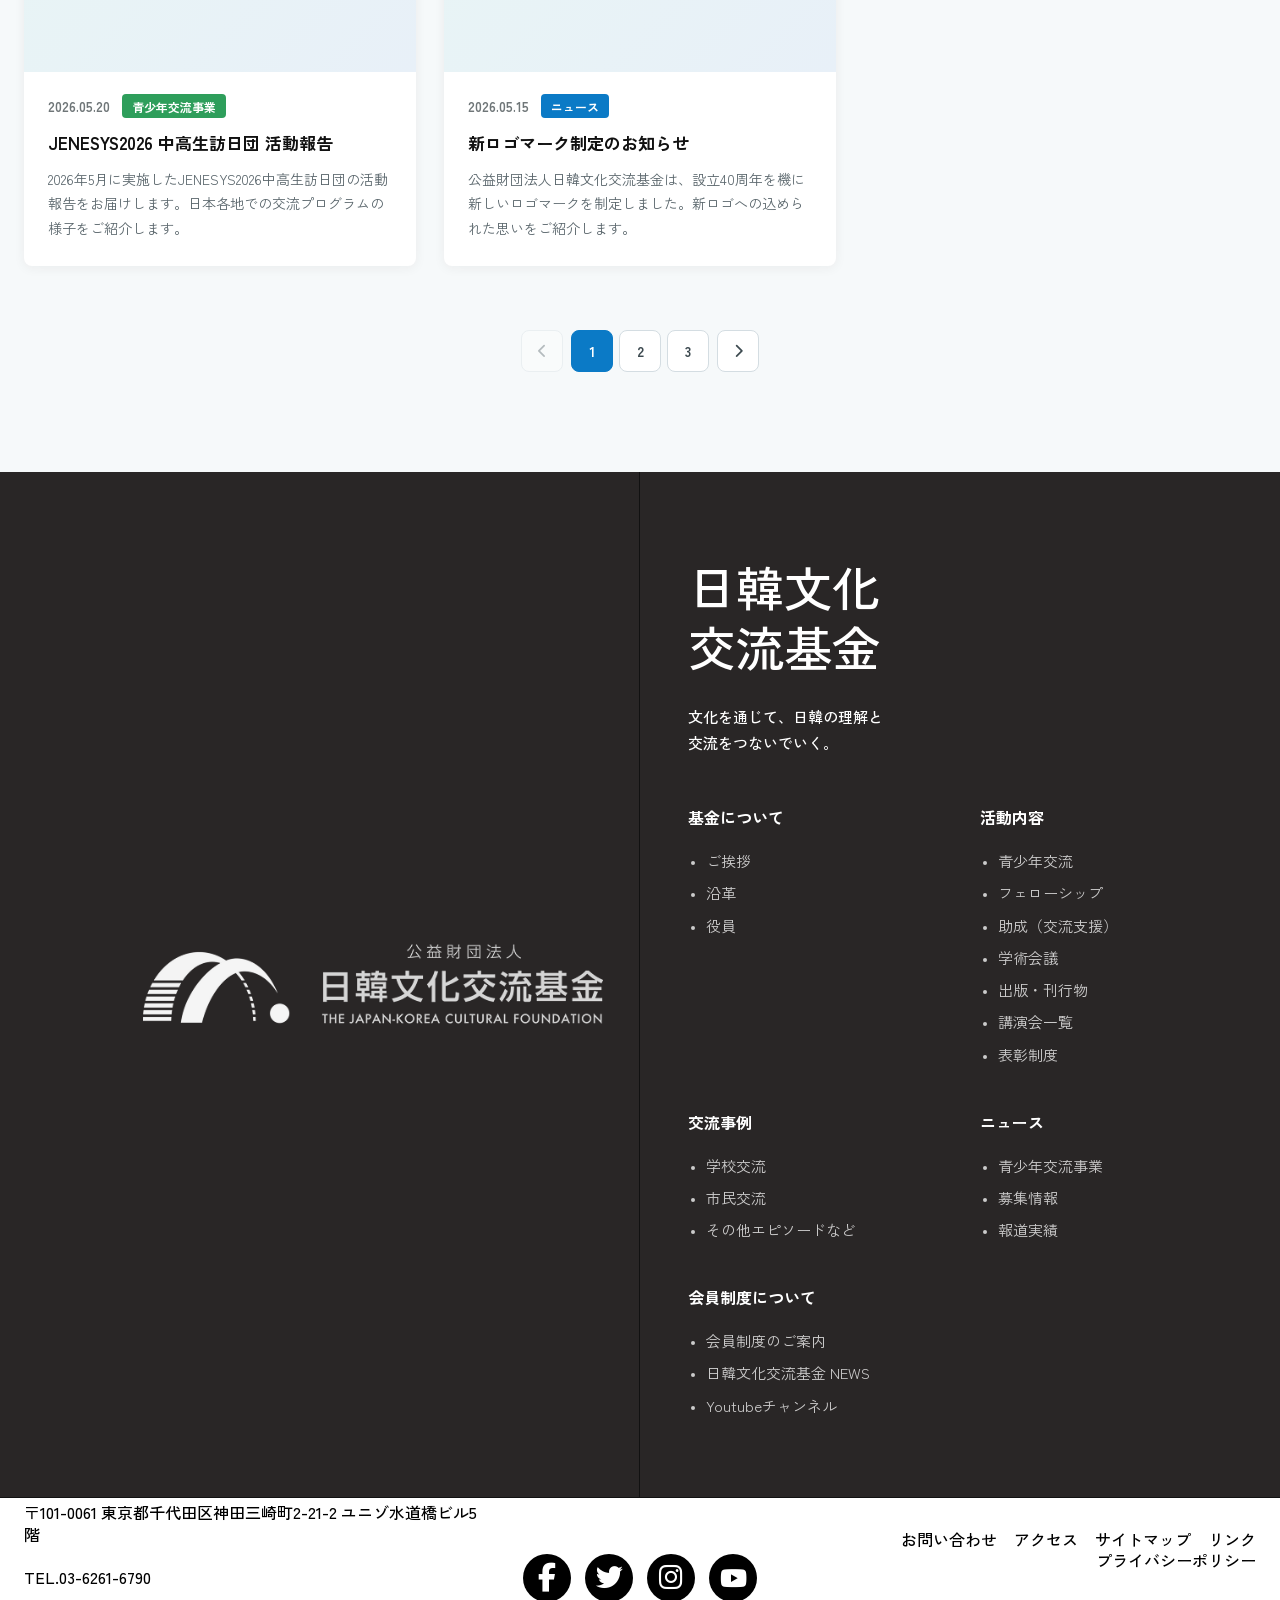
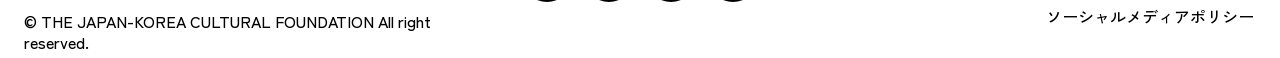
<file: news.html>
<!DOCTYPE html>
<html lang="ja">
<head>
  <meta charset="UTF-8">
  <meta name="viewport" content="width=device-width, initial-scale=1.0">
  <title>お知らせ | 日韓文化交流基金</title>

  <!-- FONT -->
  <link rel="preconnect" href="https://fonts.googleapis.com">
  <link rel="preconnect" href="https://fonts.gstatic.com" crossorigin>
  <link href="https://fonts.googleapis.com/css2?family=Zen+Kaku+Gothic+New:wght@400;500;700;900&display=swap" rel="stylesheet">
  <link rel="stylesheet" href="https://cdnjs.cloudflare.com/ajax/libs/font-awesome/6.5.2/css/all.min.css">

  <!-- NEWS CSS -->
  <link rel="stylesheet" href="css/news.css?v=20260626-9">
</head>
<body>
  <!-- ==================== HEADER ==================== -->
  <header class="site-header">
    <div class="site-header__inner">
      <h1 class="site-header__logo">
        <a href="./index.html" aria-label="日韓文化交流基金">
          <img src="images/logo_header_pc.png" alt="日韓文化交流基金">
        </a>
      </h1>

      <nav class="site-nav" id="site-navigation" aria-label="グローバルナビゲーション">
        <div class="mobile-nav__header">
          <p class="mobile-nav__title">MENU</p>
          <div class="mobile-nav__controls">
            <button class="mobile-nav__close" type="button" aria-label="メニューを閉じる">
              <i class="fa-solid fa-xmark" aria-hidden="true"></i>
            </button>
          </div>
        </div>

        <form class="mobile-nav__search" action="./news.html" role="search">
          <input id="mobile-search" name="keyword" type="search" placeholder=" " aria-label="キーワードで検索">
          <label class="mobile-nav__search-label" for="mobile-search">
            <i class="fa-solid fa-magnifying-glass" aria-hidden="true"></i>
            <span class="mobile-nav__search-text">キーワードで検索</span>
          </label>
        </form>

        <ul class="site-nav__list">
          <li class="site-nav__item site-nav__item--has-dropdown">
            <a class="site-nav__link" href="./about.html" aria-haspopup="true" aria-expanded="false">
              <i class="site-nav__icon fa-solid fa-building-columns" aria-hidden="true"></i>
              <span data-ja="基金について" data-ko="재단 소개">基金について</span>
            </a>
            <button class="site-nav__toggle" type="button" aria-label="基金についての下層メニューを開閉" aria-expanded="false">
              <i class="fa-solid fa-chevron-right" aria-hidden="true"></i>
            </button>
            <ul class="site-nav__dropdown" aria-hidden="true">
              <li><a href="./about.html#greeting" data-ja="ご挨拶" data-ko="인사말">ご挨拶</a></li>
              <li><a href="./about.html#history" data-ja="沿革" data-ko="연혁">沿革</a></li>
              <li><a href="./about.html#member" data-ja="役員" data-ko="임원">役員</a></li>
              <li><a href="./about.html#disclosure" data-ja="情報公開" data-ko="정보 공개">情報公開</a></li>
            </ul>
          </li>
          <li class="site-nav__item site-nav__item--has-dropdown">
            <a class="site-nav__link" href="./activities.html" aria-haspopup="true" aria-expanded="false">
              <i class="site-nav__icon fa-solid fa-people-group" aria-hidden="true"></i>
              <span data-ja="活動内容" data-ko="활동 내용">活動内容</span>
            </a>
            <button class="site-nav__toggle" type="button" aria-label="活動内容の下層メニューを開閉" aria-expanded="false">
              <i class="fa-solid fa-chevron-right" aria-hidden="true"></i>
            </button>
            <ul class="site-nav__dropdown" aria-hidden="true">
              <li><a href="./activities.html#youth" data-ja="青少年交流" data-ko="청소년 교류">青少年交流</a></li>
              <li><a href="./activities.html#fellowship" data-ja="フェローシップ" data-ko="펠로십">フェローシップ</a></li>
              <li><a href="./activities.html#grant" data-ja="助成（交流支援）" data-ko="조성(교류 지원)">助成（交流支援）</a></li>
              <li><a href="./activities.html#conference" data-ja="学術会議" data-ko="학술회의">学術会議</a></li>
              <li><a href="./publication.html" data-ja="出版・刊行物" data-ko="출판·간행물">出版・刊行物</a></li>
              <li><a href="./activities.html#lecture" data-ja="講演会一覧" data-ko="강연회 목록">講演会一覧</a></li>
              <li><a href="./activities.html#award" data-ja="表彰制度" data-ko="표창 제도">表彰制度</a></li>
              <li><a href="./activities.html#award" data-ja="日韓文化交流基金賞" data-ko="일한문화교류기금상">日韓文化交流基金賞</a></li>
            </ul>
          </li>
          <li class="site-nav__item site-nav__item--has-dropdown">
            <a class="site-nav__link" href="./stories.html" aria-haspopup="true" aria-expanded="false">
              <i class="site-nav__icon fa-solid fa-cube" aria-hidden="true"></i>
              <span data-ja="交流事例" data-ko="교류 사례">交流事例</span>
            </a>
            <button class="site-nav__toggle" type="button" aria-label="交流事例の下層メニューを開閉" aria-expanded="false">
              <i class="fa-solid fa-chevron-right" aria-hidden="true"></i>
            </button>
            <ul class="site-nav__dropdown" aria-hidden="true">
              <li><a href="./stories.html#school" data-ja="学校交流" data-ko="학교 교류">学校交流</a></li>
              <li><a href="./stories.html#citizen" data-ja="市民交流" data-ko="시민 교류">市民交流</a></li>
              <li><a href="./stories.html#episodes" data-ja="その他エピソードなど" data-ko="기타 에피소드">その他エピソードなど</a></li>
            </ul>
          </li>
          <li class="site-nav__item site-nav__item--has-dropdown site-nav__item--current">
            <a class="site-nav__link" href="./news.html" aria-haspopup="true" aria-expanded="false">
              <i class="site-nav__icon fa-regular fa-calendar-days" aria-hidden="true"></i>
              <span data-ja="お知らせ" data-ko="소식">お知らせ</span>
            </a>
            <button class="site-nav__toggle" type="button" aria-label="お知らせの下層メニューを開閉" aria-expanded="false">
              <i class="fa-solid fa-chevron-right" aria-hidden="true"></i>
            </button>
            <ul class="site-nav__dropdown" aria-hidden="true">
              <li><a href="./news.html?cat=youth" data-ja="青少年交流事業" data-ko="청소년 교류 사업">青少年交流事業</a></li>
              <li><a href="./news.html?cat=news" data-ja="ニュース" data-ko="뉴스">ニュース</a></li>
              <li><a href="./news.html?cat=recruitment" data-ja="募集情報" data-ko="모집 정보">募集情報</a></li>
              <li><a href="./news.html?cat=media" data-ja="報道実績" data-ko="보도 실적">報道実績</a></li>
            </ul>
          </li>
          <li class="site-nav__item">
            <a class="site-nav__link" href="./membership.html">
              <i class="site-nav__icon fa-solid fa-display" aria-hidden="true"></i>
              <span data-ja="会員制度について" data-ko="회원제도 안내">会員制度について</span>
              <i class="site-nav__arrow fa-solid fa-chevron-right" aria-hidden="true"></i>
            </a>
          </li>
        </ul>

        <div class="mobile-nav__actions">
          <a class="mobile-nav__action" href="./news.html">
            <i class="fa-regular fa-envelope" aria-hidden="true"></i>
            <span>お問合せ</span>
          </a>
        </div>

        <div class="mobile-nav__brand">
          <img src="images/logo_header_pc.png" alt="日韓文化交流基金">
        </div>

        <div class="mobile-nav__footer">
          <div class="mobile-nav__social">
            <a href="./index.html" aria-label="Website">
              <i class="fa-solid fa-earth-asia" aria-hidden="true"></i>
            </a>
            <button class="mobile-nav__share" type="button" aria-label="Share">
              <i class="fa-solid fa-share-nodes" aria-hidden="true"></i>
            </button>
            <a href="./news.html" aria-label="RSS">
              <i class="fa-solid fa-rss" aria-hidden="true"></i>
            </a>
          </div>
          <p class="mobile-nav__copy">&copy; JKCF 2024</p>
        </div>
      </nav>

      <div class="language-switcher">
        <button class="language-switcher__button" type="button" aria-expanded="false" aria-controls="language-menu">
          <svg class="language-switcher__icon" viewBox="0 0 24 24" aria-hidden="true" focusable="false">
            <circle cx="12" cy="12" r="9"></circle>
            <path d="M3 12h18"></path>
            <path d="M12 3c2.2 2.4 3.3 5.4 3.3 9s-1.1 6.6-3.3 9"></path>
            <path d="M12 3c-2.2 2.4-3.3 5.4-3.3 9s1.1 6.6 3.3 9"></path>
          </svg>
          <span class="language-switcher__current">日本語</span>
          <svg class="language-switcher__arrow" viewBox="0 0 12 8" aria-hidden="true" focusable="false">
            <path d="M1 1.5 6 6.5l5-5"></path>
          </svg>
        </button>
        <ul class="language-switcher__menu" id="language-menu" aria-hidden="true">
          <li><button type="button" data-lang-option="ja">日本語</button></li>
          <li><button type="button" data-lang-option="ko">한국어</button></li>
        </ul>
      </div>

      <button class="site-header__menu-button" type="button" aria-label="メニューを開く" aria-expanded="false" aria-controls="site-navigation">
        <span></span>
        <span></span>
        <span></span>
      </button>
    </div>
  </header>

  <!-- ==================== SUB VISUAL ==================== -->
  <section class="news-list-visual" aria-labelledby="news-list-title">
    <div class="news-list-visual__inner">
      <nav class="breadcrumb" aria-label="現在位置">
        <a href="./index.html" data-ja="トップ" data-ko="메인">トップ</a>
        <span aria-hidden="true">/</span>
        <span data-ja="お知らせ" data-ko="소식">お知らせ</span>
      </nav>
      <p class="news-list-visual__label">NEWS</p>
      <h1 class="news-list-visual__title" id="news-list-title" data-ja="お知らせ" data-ko="소식">お知らせ</h1>
      <p class="news-list-visual__desc" data-ja="イベント・助成事業・お知らせなど、当基金に関する最新情報や報告を発信しています。" data-ko="이벤트・조성사업・소식 등, 재단에 관한 최신 정보와 보고를 발신하고 있습니다.">イベント・助成事業・お知らせなど、当基金に関する最新情報や報告を発信しています。</p>
    </div>
  </section>

  <!-- ==================== CONTENTS ==================== -->
  <main class="news-list-page">
    <div class="news-list-page__inner">

      <!-- カテゴリフィルター -->
      <nav class="news-cat-nav" aria-label="カテゴリで絞り込む">
        <button class="news-cat-btn is-active" data-cat="all" data-ja="すべて" data-ko="전체">すべて</button>
        <button class="news-cat-btn" data-cat="youth" data-ja="青少年交流事業" data-ko="청소년 교류 사업">青少年交流事業</button>
        <button class="news-cat-btn" data-cat="news" data-ja="ニュース" data-ko="뉴스">ニュース</button>
        <button class="news-cat-btn" data-cat="recruitment" data-ja="募集情報" data-ko="모집 정보">募集情報</button>
        <button class="news-cat-btn" data-cat="media" data-ja="報道実績" data-ko="보도 실적">報道実績</button>
      </nav>

      <!-- ニュースリスト -->
      <ul class="news-list" id="news-list">

        <li class="news-card" data-cat="news">
          <a class="news-card__link" href="./news-detail.html">
            <div class="news-card__image-wrap">
              <img class="news-card__image" src="images/s2_img1.png" alt="日韓学校間交流応援WEBサイトの案内">
            </div>
            <div class="news-card__body">
              <div class="news-card__meta">
                <time class="news-card__date" datetime="2026-06-03">2026.06.03</time>
                <span class="news-card__cat news-card__cat--news" data-ja="ニュース" data-ko="뉴스">ニュース</span>
              </div>
              <h2 class="news-card__title" data-ja="「日韓学校間交流応援WEBサイト」を開設しました" data-ko="「한일 학교 간 교류 응원 WEB 사이트」를 개설했습니다">「日韓学校間交流応援WEBサイト」を開設しました</h2>
              <p class="news-card__text" data-ja="日韓の学校間交流のさらなる活性化のため、両国の学校同士のマッチングや交流をお手伝いするWEBサイトを開設しました。" data-ko="한일 학교 간 교류를 더욱 활성화하기 위해 양국 학교 간 매칭과 교류를 지원하는 WEB 사이트를 개설했습니다.">日韓の学校間交流のさらなる活性化のため、両国の学校同士のマッチングや交流をお手伝いするWEBサイトを開設しました。</p>
            </div>
          </a>
        </li>

        <li class="news-card" data-cat="recruitment">
          <a class="news-card__link" href="./news-detail.html">
            <div class="news-card__image-wrap news-card__image-wrap--noimg">
              <span class="news-card__noimg-icon"><i class="fa-regular fa-newspaper" aria-hidden="true"></i></span>
            </div>
            <div class="news-card__body">
              <div class="news-card__meta">
                <time class="news-card__date" datetime="2026-06-02">2026.06.02</time>
                <span class="news-card__cat news-card__cat--recruitment" data-ja="募集情報" data-ko="모집 정보">募集情報</span>
              </div>
              <h2 class="news-card__title" data-ja="令和8（2026）年度　人物交流助成 2次募集について" data-ko="2026년도 인물 교류 조성 2차 모집 안내">令和8（2026）年度　人物交流助成 2次募集について</h2>
              <p class="news-card__text" data-ja="2026年度（2次募集分）として、日本あるいは韓国で行われる交流事業への助成を希望する団体・事業を募集いたします。対象は日韓の相互理解を目的とした、市民レベルの交流事業です。" data-ko="2026년도 2차 모집분으로 일본 또는 한국에서 진행되는 교류 사업에 대한 조성을 희망하는 단체와 사업을 모집합니다.">2026年度（2次募集分）として、日本あるいは韓国で行われる交流事業への助成を希望する団体・事業を募集いたします。対象は日韓の相互理解を目的とした、市民レベルの交流事業です。</p>
            </div>
          </a>
        </li>

        <li class="news-card" data-cat="youth">
          <a class="news-card__link" href="./news-detail.html">
            <div class="news-card__image-wrap news-card__image-wrap--noimg">
              <span class="news-card__noimg-icon"><i class="fa-regular fa-newspaper" aria-hidden="true"></i></span>
            </div>
            <div class="news-card__body">
              <div class="news-card__meta">
                <time class="news-card__date" datetime="2026-06-02">2026.06.02</time>
                <span class="news-card__cat news-card__cat--youth" data-ja="青少年交流事業" data-ko="청소년 교류 사업">青少年交流事業</span>
              </div>
              <h2 class="news-card__title" data-ja="【結果】JENESYS2026 大学生訪韓団 参加者選抜 1次選考通過者について" data-ko="【결과】JENESYS2026 대학생 방한단 참가자 선발 1차 전형 통과자 안내">【結果】JENESYS2026 大学生訪韓団 参加者選抜 1次選考通過者について</h2>
              <p class="news-card__text" data-ja="当基金にて募集を行いました「JENESYS2026 大学生訪韓団」の参加者選抜において、1次選考を通過された方の整理番号をお知らせいたします。" data-ko="본 기금에서 모집한 「JENESYS2026 대학생 방한단」 참가자 선발에서 1차 전형을 통과하신 분들의 접수 번호를 알려드립니다.">当基金にて募集を行いました「JENESYS2026 大学生訪韓団」の参加者選抜において、1次選考を通過された方の整理番号をお知らせいたします。</p>
            </div>
          </a>
        </li>

        <li class="news-card" data-cat="recruitment">
          <a class="news-card__link" href="./news-detail.html">
            <div class="news-card__image-wrap">
              <img class="news-card__image" src="images/s2_img2.png" alt="高校生訪韓団の活動写真">
            </div>
            <div class="news-card__body">
              <div class="news-card__meta">
                <time class="news-card__date" datetime="2026-06-01">2026.06.01</time>
                <span class="news-card__cat news-card__cat--recruitment" data-ja="募集情報" data-ko="모집 정보">募集情報</span>
              </div>
              <h2 class="news-card__title" data-ja="2026年度 高校生訪韓団 団員募集について" data-ko="2026년도 고등학생 방한단 단원 모집 안내">2026年度 高校生訪韓団 団員募集について</h2>
              <p class="news-card__text" data-ja="日韓文化交流基金では、高校生の訪韓事業【職業系高校生交流】の団員を募集します。韓国の高校生との交流を通じ、相互理解と友好を深める機会です。" data-ko="일한문화교류기금에서는 고등학생 방한 사업【직업계 고등학생 교류】의 단원을 모집합니다.">日韓文化交流基金では、高校生の訪韓事業【職業系高校生交流】の団員を募集します。韓国の高校生との交流を通じ、相互理解と友好を深める機会です。</p>
            </div>
          </a>
        </li>

        <li class="news-card" data-cat="recruitment">
          <a class="news-card__link" href="./news-detail.html">
            <div class="news-card__image-wrap">
              <img class="news-card__image" src="images/s2_img3.png" alt="フェローシップ事業の活動写真">
            </div>
            <div class="news-card__body">
              <div class="news-card__meta">
                <time class="news-card__date" datetime="2026-06-01">2026.06.01</time>
                <span class="news-card__cat news-card__cat--recruitment" data-ja="募集情報" data-ko="모집 정보">募集情報</span>
              </div>
              <h2 class="news-card__title" data-ja="2026年度フェローシップ 第2次募集について" data-ko="2026년도 펠로십 제2차 모집 안내">2026年度フェローシップ 第2次募集について</h2>
              <p class="news-card__text" data-ja="フェローシップ事業は、日韓の相互理解を促進し、両国の学術・文化交流に貢献する研究者・有識者を支援する事業です。第2次募集を開始します。" data-ko="펠로십 사업은 한일의 상호 이해를 촉진하고 양국의 학술·문화 교류에 기여하는 연구자와 전문가를 지원하는 사업입니다. 제2차 모집을 시작합니다.">フェローシップ事業は、日韓の相互理解を促進し、両国の学術・文化交流に貢献する研究者・有識者を支援する事業です。第2次募集を開始します。</p>
            </div>
          </a>
        </li>

        <li class="news-card" data-cat="media">
          <a class="news-card__link" href="./news-detail.html">
            <div class="news-card__image-wrap news-card__image-wrap--noimg">
              <span class="news-card__noimg-icon"><i class="fa-regular fa-newspaper" aria-hidden="true"></i></span>
            </div>
            <div class="news-card__body">
              <div class="news-card__meta">
                <time class="news-card__date" datetime="2026-05-28">2026.05.28</time>
                <span class="news-card__cat news-card__cat--media" data-ja="報道実績" data-ko="보도 실적">報道実績</span>
              </div>
              <h2 class="news-card__title" data-ja="日韓国交正常化60周年記念式典が各メディアに取り上げられました" data-ko="한일 국교 정상화 60주년 기념식이 각 미디어에 소개되었습니다">日韓国交正常化60周年記念式典が各メディアに取り上げられました</h2>
              <p class="news-card__text" data-ja="2026年5月に開催された日韓国交正常化60周年記念式典の様子が、日本・韓国各メディアに報道されました。" data-ko="2026년 5월에 개최된 한일 국교 정상화 60주년 기념식의 모습이 일본·한국 각 미디어에 보도되었습니다.">2026年5月に開催された日韓国交正常化60周年記念式典の様子が、日本・韓国各メディアに報道されました。</p>
            </div>
          </a>
        </li>

        <li class="news-card" data-cat="youth">
          <a class="news-card__link" href="./news-detail.html">
            <div class="news-card__image-wrap news-card__image-wrap--noimg">
              <span class="news-card__noimg-icon"><i class="fa-regular fa-newspaper" aria-hidden="true"></i></span>
            </div>
            <div class="news-card__body">
              <div class="news-card__meta">
                <time class="news-card__date" datetime="2026-05-20">2026.05.20</time>
                <span class="news-card__cat news-card__cat--youth" data-ja="青少年交流事業" data-ko="청소년 교류 사업">青少年交流事業</span>
              </div>
              <h2 class="news-card__title" data-ja="JENESYS2026 中高生訪日団 活動報告" data-ko="JENESYS2026 중고생 방일단 활동 보고">JENESYS2026 中高生訪日団 活動報告</h2>
              <p class="news-card__text" data-ja="2026年5月に実施したJENESYS2026中高生訪日団の活動報告をお届けします。日本各地での交流プログラムの様子をご紹介します。" data-ko="2026년 5월에 실시한 JENESYS2026 중고생 방일단의 활동 보고를 전합니다.">2026年5月に実施したJENESYS2026中高生訪日団の活動報告をお届けします。日本各地での交流プログラムの様子をご紹介します。</p>
            </div>
          </a>
        </li>

        <li class="news-card" data-cat="news">
          <a class="news-card__link" href="./news-detail.html">
            <div class="news-card__image-wrap news-card__image-wrap--noimg">
              <span class="news-card__noimg-icon"><i class="fa-regular fa-newspaper" aria-hidden="true"></i></span>
            </div>
            <div class="news-card__body">
              <div class="news-card__meta">
                <time class="news-card__date" datetime="2026-05-15">2026.05.15</time>
                <span class="news-card__cat news-card__cat--news" data-ja="ニュース" data-ko="뉴스">ニュース</span>
              </div>
              <h2 class="news-card__title" data-ja="新ロゴマーク制定のお知らせ" data-ko="새 로고마크 제정 안내">新ロゴマーク制定のお知らせ</h2>
              <p class="news-card__text" data-ja="公益財団法人日韓文化交流基金は、設立40周年を機に新しいロゴマークを制定しました。新ロゴへの込められた思いをご紹介します。" data-ko="공익재단법인 일한문화교류기금은 설립 40주년을 맞아 새로운 로고마크를 제정했습니다.">公益財団法人日韓文化交流基金は、設立40周年を機に新しいロゴマークを制定しました。新ロゴへの込められた思いをご紹介します。</p>
            </div>
          </a>
        </li>

      </ul>

      <!-- ページネーション -->
      <nav class="news-pagination" aria-label="ページネーション">
        <a class="news-pagination__prev news-pagination__prev--disabled" aria-disabled="true">
          <i class="fa-solid fa-chevron-left" aria-hidden="true"></i>
        </a>
        <ul class="news-pagination__list">
          <li><a class="is-current" href="#">1</a></li>
          <li><a href="#">2</a></li>
          <li><a href="#">3</a></li>
        </ul>
        <a class="news-pagination__next" href="#">
          <i class="fa-solid fa-chevron-right" aria-hidden="true"></i>
        </a>
      </nav>

    </div>
  </main>

  <!-- ==================== FOOTER 01 ==================== -->
  <footer class="footer-primary" aria-labelledby="footer-primary-title">
    <div class="footer-primary__brand">
      <a class="footer-primary__logo" href="./index.html" aria-label="日韓文化交流基金">
        <img src="images/ft_img1.png" alt="公益財団法人 日韓文化交流基金">
      </a>
    </div>

    <div class="footer-primary__content">
      <div class="footer-primary__intro">
        <h2 class="footer-primary__title" id="footer-primary-title" data-ja="日韓文化&#10;交流基金" data-ko="일한문화&#10;교류기금">日韓文化<br>交流基金</h2>
        <p class="footer-primary__lead" data-ja="文化を通じて、日韓の理解と&#10;交流をつないでいく。" data-ko="문화를 통해 한일의 이해와&#10;교류를 이어갑니다.">文化を通じて、日韓の理解と<br>交流をつないでいく。</p>
      </div>

      <nav class="footer-primary__nav" aria-label="フッターナビゲーション">
        <div class="footer-primary__group">
          <h3 class="footer-primary__heading" data-ja="基金について" data-ko="기금 소개">基金について</h3>
          <ul class="footer-primary__list">
            <li><a href="./about.html#greeting" data-ja="ご挨拶" data-ko="인사말">ご挨拶</a></li>
            <li><a href="./about.html#history" data-ja="沿革" data-ko="연혁">沿革</a></li>
            <li><a href="./about.html#member" data-ja="役員" data-ko="임원">役員</a></li>
          </ul>
        </div>

        <div class="footer-primary__group footer-primary__group--wide">
          <h3 class="footer-primary__heading" data-ja="活動内容" data-ko="활동 내용">活動内容</h3>
          <ul class="footer-primary__list">
            <li><a href="./activities.html#youth" data-ja="青少年交流" data-ko="청소년 교류">青少年交流</a></li>
            <li><a href="./activities.html#fellowship" data-ja="フェローシップ" data-ko="펠로십">フェローシップ</a></li>
            <li><a href="./activities.html#grant" data-ja="助成（交流支援）" data-ko="조성(교류 지원)">助成（交流支援）</a></li>
            <li><a href="./activities.html#conference" data-ja="学術会議" data-ko="학술회의">学術会議</a></li>
            <li><a href="./publication.html" data-ja="出版・刊行物" data-ko="출판·간행물">出版・刊行物</a></li>
            <li><a href="./activities.html#lecture" data-ja="講演会一覧" data-ko="강연회 목록">講演会一覧</a></li>
            <li><a href="./activities.html#award" data-ja="表彰制度" data-ko="표창 제도">表彰制度</a></li>
          </ul>
        </div>

        <div class="footer-primary__group">
          <h3 class="footer-primary__heading" data-ja="交流事例" data-ko="교류 사례">交流事例</h3>
          <ul class="footer-primary__list">
            <li><a href="./stories.html#school" data-ja="学校交流" data-ko="학교 교류">学校交流</a></li>
            <li><a href="./stories.html#citizen" data-ja="市民交流" data-ko="시민 교류">市民交流</a></li>
            <li><a href="./stories.html#episodes" data-ja="その他エピソードなど" data-ko="기타 에피소드 등">その他エピソードなど</a></li>
          </ul>
        </div>

        <div class="footer-primary__group">
          <h3 class="footer-primary__heading" data-ja="ニュース" data-ko="소식">ニュース</h3>
          <ul class="footer-primary__list">
            <li><a href="./news.html?cat=youth" data-ja="青少年交流事業" data-ko="청소년 교류 사업">青少年交流事業</a></li>
            <li><a href="./news.html?cat=recruitment" data-ja="募集情報" data-ko="모집 정보">募集情報</a></li>
            <li><a href="./news.html?cat=media" data-ja="報道実績" data-ko="보도 실적">報道実績</a></li>
          </ul>
        </div>

        <div class="footer-primary__group">
          <h3 class="footer-primary__heading" data-ja="会員制度について" data-ko="회원제도 안내">会員制度について</h3>
          <ul class="footer-primary__list">
            <li><a href="./membership.html" data-ja="会員制度のご案内" data-ko="회원제도 안내">会員制度のご案内</a></li>
            <li><a href="./publication.html" data-ja="日韓文化交流基金 NEWS" data-ko="일한문화교류기금 NEWS">日韓文化交流基金 NEWS</a></li>
            <li><a href="./membership.html#youtube" data-ja="Youtubeチャンネル" data-ko="Youtube 채널">Youtubeチャンネル</a></li>
          </ul>
        </div>
      </nav>
    </div>
  </footer>

  <!-- ==================== FOOTER 02 ==================== -->
  <div class="footer-secondary">
    <div class="footer-secondary__inner">
      <div class="footer-secondary__info">
        <p>〒101-0061 東京都千代田区神田三崎町2-21-2 ユニゾ水道橋ビル5階</p>
        <p>TEL.03-6261-6790</p>
        <p>&copy; THE JAPAN-KOREA CULTURAL FOUNDATION All right reserved.</p>
      </div>

      <ul class="footer-secondary__social" aria-label="ソーシャルメディア">
        <li><a href="https://www.facebook.com" target="_blank" rel="noopener noreferrer" aria-label="Facebook"><i class="fa-brands fa-facebook-f" aria-hidden="true"></i></a></li>
        <li><a href="https://x.com" target="_blank" rel="noopener noreferrer" aria-label="Twitter"><i class="fa-brands fa-twitter" aria-hidden="true"></i></a></li>
        <li><a href="https://www.instagram.com" target="_blank" rel="noopener noreferrer" aria-label="Instagram"><i class="fa-brands fa-instagram" aria-hidden="true"></i></a></li>
        <li><a href="https://www.youtube.com" target="_blank" rel="noopener noreferrer" aria-label="YouTube"><i class="fa-brands fa-youtube" aria-hidden="true"></i></a></li>
      </ul>

      <div class="footer-secondary__links" aria-label="フッターリンク">
        <p>
          <span>お問い合わせ</span>
          <span>アクセス</span>
          <span>サイトマップ</span>
          <span>リンク</span>
          <span>プライバシーポリシー</span>
        </p>
        <p>ソーシャルメディアポリシー</p>
      </div>
    </div>
  </div>

  <!-- SUBPAGE JAVASCRIPT -->
  <script src="js/subpage.js"></script>
  <script>
    // カテゴリフィルター
    const catBtns = document.querySelectorAll('.news-cat-btn');
    const newsCards = document.querySelectorAll('.news-card');

    catBtns.forEach(btn => {
      btn.addEventListener('click', () => {
        catBtns.forEach(b => b.classList.remove('is-active'));
        btn.classList.add('is-active');
        const cat = btn.dataset.cat;
        newsCards.forEach(card => {
          if (cat === 'all' || card.dataset.cat === cat) {
            card.style.display = '';
          } else {
            card.style.display = 'none';
          }
        });
      });
    });

    // URLパラメータでカテゴリ初期表示
    const params = new URLSearchParams(location.search);
    const initCat = params.get('cat');
    if (initCat) {
      const target = document.querySelector(`.news-cat-btn[data-cat="${initCat}"]`);
      if (target) target.click();
    }
  </script>
</body>
</html>
</file>
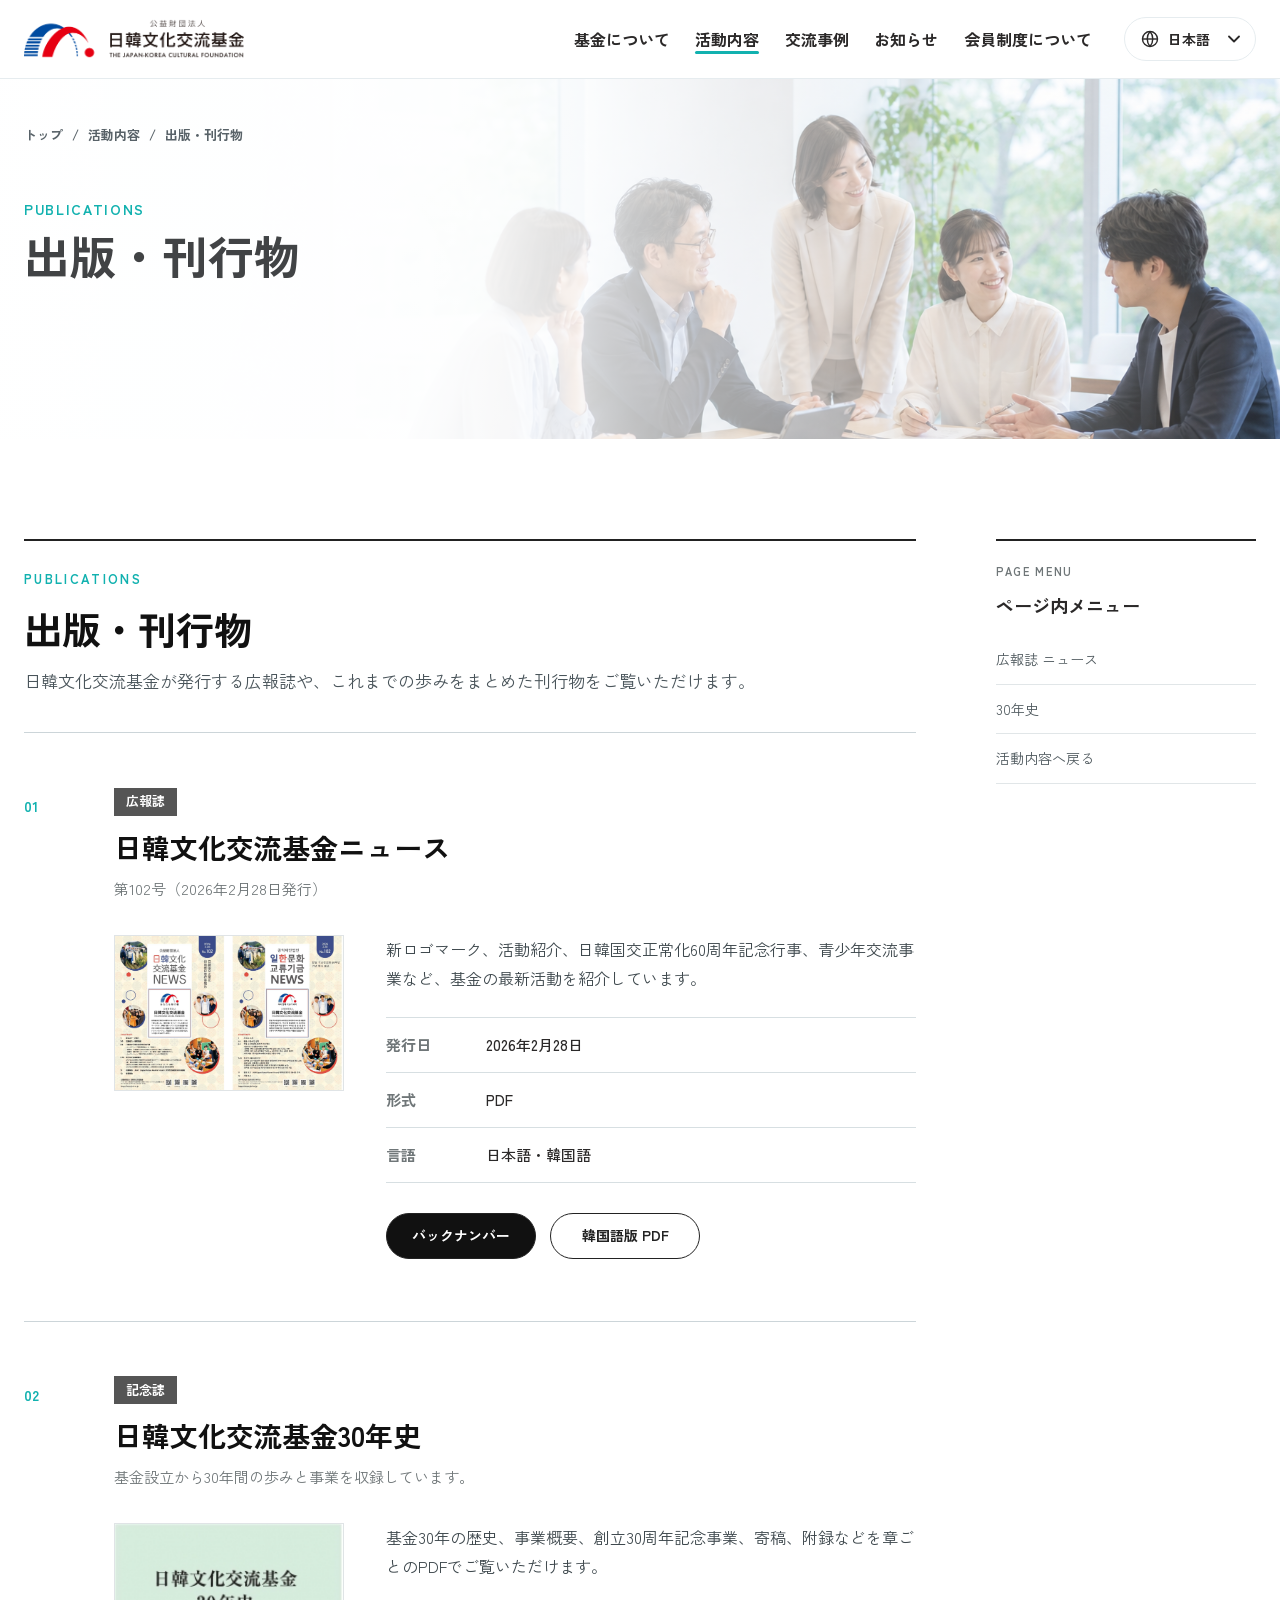
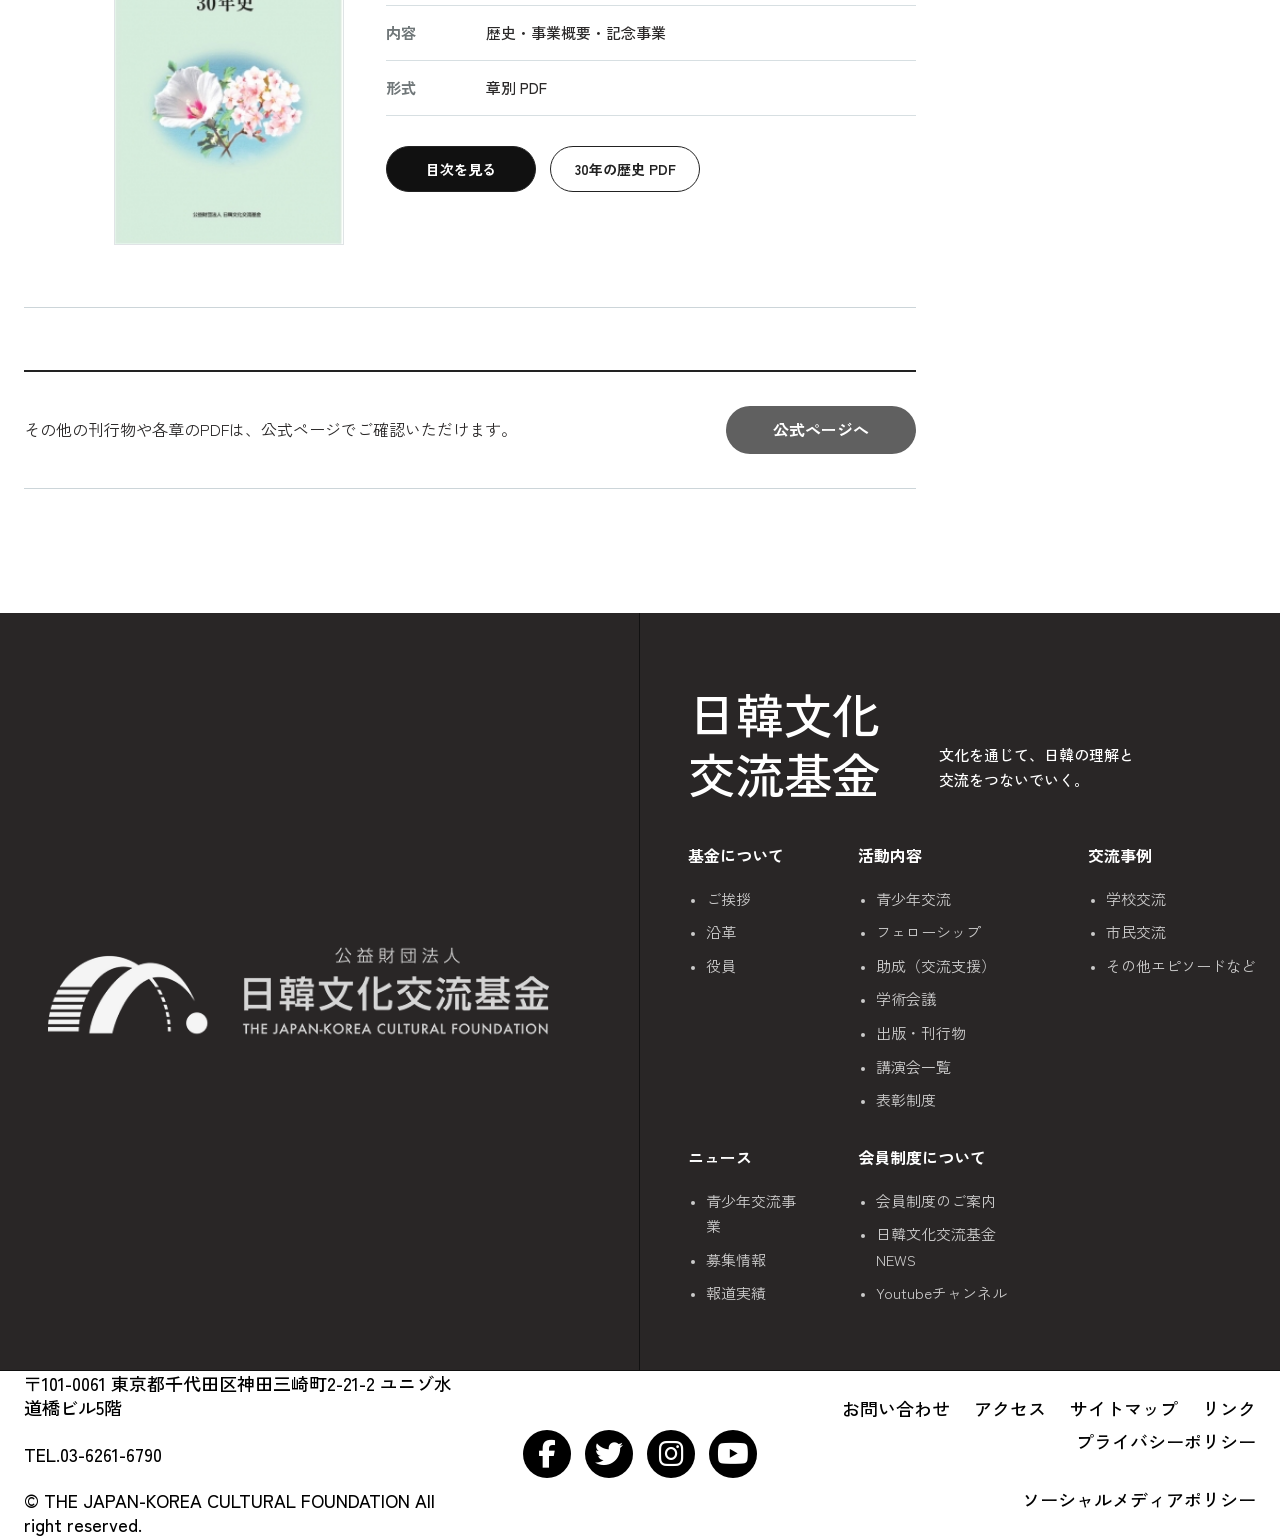
<file: publication.html>
<!DOCTYPE html>
<html lang="ja">
<head>
  <meta charset="UTF-8">
  <meta name="viewport" content="width=device-width, initial-scale=1.0">
  <title>出版・刊行物 | 日韓文化交流基金</title>

  <!-- FONT -->
  <link rel="preconnect" href="https://fonts.googleapis.com">
  <link rel="preconnect" href="https://fonts.gstatic.com" crossorigin>
  <link href="https://fonts.googleapis.com/css2?family=Zen+Kaku+Gothic+New:wght@400;500;700;900&display=swap" rel="stylesheet">
  <link rel="stylesheet" href="https://cdnjs.cloudflare.com/ajax/libs/font-awesome/6.5.2/css/all.min.css">

  <!-- PUBLICATION CSS -->
  <link rel="stylesheet" href="css/publication.css?v=20260626-9">
</head>
<body>
  <!-- ==================== HEADER ==================== -->
  <header class="site-header">
    <div class="site-header__inner">
      <h1 class="site-header__logo">
        <a href="./index.html" aria-label="日韓文化交流基金">
          <img src="images/logo_header_pc.png" alt="日韓文化交流基金">
        </a>
      </h1>

      <nav class="site-nav" id="site-navigation" aria-label="グローバルナビゲーション">
        <div class="mobile-nav__header">
          <p class="mobile-nav__title">MENU</p>
          <div class="mobile-nav__controls">
            <button class="mobile-nav__close" type="button" aria-label="メニューを閉じる">
              <i class="fa-solid fa-xmark" aria-hidden="true"></i>
            </button>
          </div>
        </div>

        <form class="mobile-nav__search" action="./news.html" role="search">
          <input id="mobile-search" name="keyword" type="search" placeholder=" " aria-label="キーワードで検索">
          <label class="mobile-nav__search-label" for="mobile-search">
            <i class="fa-solid fa-magnifying-glass" aria-hidden="true"></i>
            <span class="mobile-nav__search-text">キーワードで検索</span>
          </label>
        </form>

        <ul class="site-nav__list">
          <li class="site-nav__item site-nav__item--has-dropdown">
            <a class="site-nav__link" href="./about.html" aria-haspopup="true" aria-expanded="false">
              <i class="site-nav__icon fa-solid fa-building-columns" aria-hidden="true"></i>
              <span data-ja="基金について" data-ko="재단 소개">基金について</span>
            </a>
            <button class="site-nav__toggle" type="button" aria-label="基金についての下層メニューを開閉" aria-expanded="false">
              <i class="fa-solid fa-chevron-right" aria-hidden="true"></i>
            </button>
            <ul class="site-nav__dropdown" aria-hidden="true">
              <li><a href="./about.html#greeting" data-ja="ご挨拶" data-ko="인사말">ご挨拶</a></li>
              <li><a href="./about.html#history" data-ja="沿革" data-ko="연혁">沿革</a></li>
              <li><a href="./about.html#member" data-ja="役員" data-ko="임원">役員</a></li>
              <li><a href="./about.html#disclosure" data-ja="情報公開" data-ko="정보 공개">情報公開</a></li>
            </ul>
          </li>
          <li class="site-nav__item site-nav__item--has-dropdown site-nav__item--current">
            <a class="site-nav__link" href="./activities.html" aria-haspopup="true" aria-expanded="false">
              <i class="site-nav__icon fa-solid fa-people-group" aria-hidden="true"></i>
              <span data-ja="活動内容" data-ko="활동 내용">活動内容</span>
            </a>
            <button class="site-nav__toggle" type="button" aria-label="活動内容の下層メニューを開閉" aria-expanded="false">
              <i class="fa-solid fa-chevron-right" aria-hidden="true"></i>
            </button>
            <ul class="site-nav__dropdown" aria-hidden="true">
              <li><a href="./activities.html#youth" data-ja="青少年交流" data-ko="청소년 교류">青少年交流</a></li>
              <li><a href="./activities.html#fellowship" data-ja="フェローシップ" data-ko="펠로십">フェローシップ</a></li>
              <li><a href="./activities.html#grant" data-ja="助成（交流支援）" data-ko="조성(교류 지원)">助成（交流支援）</a></li>
              <li><a href="./activities.html#conference" data-ja="学術会議" data-ko="학술회의">学術会議</a></li>
              <li><a href="./publication.html" data-ja="出版・刊行物" data-ko="출판·간행물">出版・刊行物</a></li>
              <li><a href="./activities.html#lecture" data-ja="講演会一覧" data-ko="강연회 목록">講演会一覧</a></li>
              <li><a href="./activities.html#award" data-ja="表彰制度" data-ko="표창 제도">表彰制度</a></li>
              <li><a href="./activities.html#award" data-ja="日韓文化交流基金賞" data-ko="일한문화교류기금상">日韓文化交流基金賞</a></li>
            </ul>
          </li>
          <li class="site-nav__item site-nav__item--has-dropdown">
            <a class="site-nav__link" href="./stories.html" aria-haspopup="true" aria-expanded="false">
              <i class="site-nav__icon fa-solid fa-cube" aria-hidden="true"></i>
              <span data-ja="交流事例" data-ko="교류 사례">交流事例</span>
            </a>
            <button class="site-nav__toggle" type="button" aria-label="交流事例の下層メニューを開閉" aria-expanded="false">
              <i class="fa-solid fa-chevron-right" aria-hidden="true"></i>
            </button>
            <ul class="site-nav__dropdown" aria-hidden="true">
              <li><a href="./stories.html#school" data-ja="学校交流" data-ko="학교 교류">学校交流</a></li>
              <li><a href="./stories.html#citizen" data-ja="市民交流" data-ko="시민 교류">市民交流</a></li>
              <li><a href="./stories.html#episodes" data-ja="その他エピソードなど" data-ko="기타 에피소드">その他エピソードなど</a></li>
            </ul>
          </li>
          <li class="site-nav__item site-nav__item--has-dropdown">
            <a class="site-nav__link" href="./news.html" aria-haspopup="true" aria-expanded="false">
              <i class="site-nav__icon fa-regular fa-calendar-days" aria-hidden="true"></i>
              <span data-ja="お知らせ" data-ko="소식">お知らせ</span>
            </a>
            <button class="site-nav__toggle" type="button" aria-label="お知らせの下層メニューを開閉" aria-expanded="false">
              <i class="fa-solid fa-chevron-right" aria-hidden="true"></i>
            </button>
            <ul class="site-nav__dropdown" aria-hidden="true">
              <li><a href="./news.html#youth-program" data-ja="青少年交流事業" data-ko="청소년 교류 사업">青少年交流事業</a></li>
              <li><a href="./news.html#news" data-ja="ニュース" data-ko="뉴스">ニュース</a></li>
              <li><a href="./news.html#recruitment" data-ja="募集情報" data-ko="모집 정보">募集情報</a></li>
              <li><a href="./news.html#media" data-ja="報道実績" data-ko="보도 실적">報道実績</a></li>
            </ul>
          </li>
          <li class="site-nav__item">
            <a class="site-nav__link" href="./membership.html">
              <i class="site-nav__icon fa-solid fa-display" aria-hidden="true"></i>
              <span data-ja="会員制度について" data-ko="회원제도 안내">会員制度について</span>
              <i class="site-nav__arrow fa-solid fa-chevron-right" aria-hidden="true"></i>
            </a>
          </li>
        </ul>

        <div class="mobile-nav__actions">
          <a class="mobile-nav__action" href="./news.html">
            <i class="fa-regular fa-envelope" aria-hidden="true"></i>
            <span>お問合せ</span>
          </a>
        </div>

        <div class="mobile-nav__brand">
          <img src="images/logo_header_pc.png" alt="日韓文化交流基金">
        </div>

        <div class="mobile-nav__footer">
          <div class="mobile-nav__social">
            <a href="./index.html" aria-label="Website">
              <i class="fa-solid fa-earth-asia" aria-hidden="true"></i>
            </a>
            <button class="mobile-nav__share" type="button" aria-label="Share">
              <i class="fa-solid fa-share-nodes" aria-hidden="true"></i>
            </button>
            <a href="./news.html" aria-label="RSS">
              <i class="fa-solid fa-rss" aria-hidden="true"></i>
            </a>
          </div>
          <p class="mobile-nav__copy">&copy; JKCF 2024</p>
        </div>
      </nav>

      <div class="language-switcher">
        <button class="language-switcher__button" type="button" aria-expanded="false" aria-controls="language-menu">
          <svg class="language-switcher__icon" viewBox="0 0 24 24" aria-hidden="true" focusable="false">
            <circle cx="12" cy="12" r="9"></circle>
            <path d="M3 12h18"></path>
            <path d="M12 3c2.2 2.4 3.3 5.4 3.3 9s-1.1 6.6-3.3 9"></path>
            <path d="M12 3c-2.2 2.4-3.3 5.4-3.3 9s1.1 6.6 3.3 9"></path>
          </svg>
          <span class="language-switcher__current">日本語</span>
          <svg class="language-switcher__arrow" viewBox="0 0 12 8" aria-hidden="true" focusable="false">
            <path d="M1 1.5 6 6.5l5-5"></path>
          </svg>
        </button>
        <ul class="language-switcher__menu" id="language-menu" aria-hidden="true">
          <li><button type="button" data-lang-option="ja">日本語</button></li>
          <li><button type="button" data-lang-option="ko">한국어</button></li>
        </ul>
      </div>

      <button class="site-header__menu-button" type="button" aria-label="メニューを開く" aria-expanded="false" aria-controls="site-navigation">
        <span></span>
        <span></span>
        <span></span>
      </button>
    </div>
  </header>

  <!-- ==================== SUB VISUAL ==================== -->
  <section class="publication-visual" aria-labelledby="publication-page-title">
    <div class="publication-visual__inner">
      <nav class="breadcrumb" aria-label="現在位置">
        <a href="./index.html" data-ja="トップ" data-ko="메인">トップ</a>
        <span aria-hidden="true">/</span>
        <a href="./activities.html" data-ja="活動内容" data-ko="활동 내용">活動内容</a>
        <span aria-hidden="true">/</span>
        <span data-ja="出版・刊行物" data-ko="출판·간행물">出版・刊行物</span>
      </nav>
      <p class="publication-visual__label">PUBLICATIONS</p>
      <h1 class="publication-visual__title" id="publication-page-title" data-ja="出版・刊行物" data-ko="출판·간행물">出版・刊行物</h1>
    </div>
  </section>

  <!-- ==================== CONTENTS ==================== -->
  <main class="publication-page">
    <div class="publication-page__inner">
      <div class="publication-page__main">
        <header class="publication-page__header">
          <p class="publication-section-label">PUBLICATIONS</p>
          <h2 data-ja="出版・刊行物" data-ko="출판·간행물">出版・刊行物</h2>
          <p data-ja="日韓文化交流基金が発行する広報誌や、これまでの歩みをまとめた刊行物をご覧いただけます。" data-ko="일한문화교류기금이 발행하는 홍보지와 지금까지의 발자취를 정리한 간행물을 확인하실 수 있습니다.">日韓文化交流基金が発行する広報誌や、これまでの歩みをまとめた刊行物をご覧いただけます。</p>
        </header>

        <article class="publication-item" id="news-publication">
          <div class="publication-item__heading">
            <span>01</span>
            <div>
              <p class="publication-item__category" data-ja="広報誌" data-ko="홍보지">広報誌</p>
              <h3 data-ja="日韓文化交流基金ニュース" data-ko="일한문화교류기금 뉴스">日韓文化交流基金ニュース</h3>
              <p data-ja="第102号（2026年2月28日発行）" data-ko="제102호 (2026년 2월 28일 발행)">第102号（2026年2月28日発行）</p>
            </div>
          </div>
          <div class="publication-item__content">
            <img class="publication-item__cover" src="images/publication-news-102.jpg" alt="日韓文化交流基金ニュース第102号の表紙">
            <div class="publication-item__details">
              <p data-ja="新ロゴマーク、活動紹介、日韓国交正常化60周年記念行事、青少年交流事業など、基金の最新活動を紹介しています。" data-ko="새 로고, 활동 소개, 한일 국교 정상화 60주년 기념행사, 청소년 교류 사업 등 기금의 최신 활동을 소개합니다.">新ロゴマーク、活動紹介、日韓国交正常化60周年記念行事、青少年交流事業など、基金の最新活動を紹介しています。</p>
              <dl>
                <div><dt data-ja="発行日" data-ko="발행일">発行日</dt><dd data-ja="2026年2月28日" data-ko="2026년 2월 28일">2026年2月28日</dd></div>
                <div><dt data-ja="形式" data-ko="형식">形式</dt><dd data-ja="PDF" data-ko="PDF">PDF</dd></div>
                <div><dt data-ja="言語" data-ko="언어">言語</dt><dd data-ja="日本語・韓国語" data-ko="일본어·한국어">日本語・韓国語</dd></div>
              </dl>
              <div class="publication-item__buttons">
                <a class="publication-button publication-button--primary" href="https://jkcf.or.jp/projects/category/publication/news/" target="_blank" rel="noopener noreferrer" data-ja="バックナンバー" data-ko="지난 호 보기">バックナンバー</a>
                <a class="publication-button" href="https://jkcf.or.jp/cms/wp-content/uploads/2026/06/web用_日韓文化交流基金NEWS102号_韓国語版.pdf" target="_blank" rel="noopener noreferrer" data-ja="韓国語版 PDF" data-ko="한국어판 PDF">韓国語版 PDF</a>
              </div>
            </div>
          </div>
        </article>

        <article class="publication-item" id="history-publication">
          <div class="publication-item__heading">
            <span>02</span>
            <div>
              <p class="publication-item__category" data-ja="記念誌" data-ko="기념지">記念誌</p>
              <h3 data-ja="日韓文化交流基金30年史" data-ko="일한문화교류기금 30년사">日韓文化交流基金30年史</h3>
              <p data-ja="基金設立から30年間の歩みと事業を収録しています。" data-ko="기금 설립 이후 30년간의 발자취와 사업을 수록했습니다.">基金設立から30年間の歩みと事業を収録しています。</p>
            </div>
          </div>
          <div class="publication-item__content">
            <img class="publication-item__cover" src="images/publication-history-30.jpg" alt="日韓文化交流基金30年史の表紙">
            <div class="publication-item__details">
              <p data-ja="基金30年の歴史、事業概要、創立30周年記念事業、寄稿、附録などを章ごとのPDFでご覧いただけます。" data-ko="기금 30년의 역사, 사업 개요, 창립 30주년 기념사업, 기고문과 부록 등을 장별 PDF로 확인할 수 있습니다.">基金30年の歴史、事業概要、創立30周年記念事業、寄稿、附録などを章ごとのPDFでご覧いただけます。</p>
              <dl>
                <div><dt data-ja="内容" data-ko="내용">内容</dt><dd data-ja="歴史・事業概要・記念事業" data-ko="역사·사업 개요·기념사업">歴史・事業概要・記念事業</dd></div>
                <div><dt data-ja="形式" data-ko="형식">形式</dt><dd data-ja="章別 PDF" data-ko="장별 PDF">章別 PDF</dd></div>
              </dl>
              <div class="publication-item__buttons">
                <a class="publication-button publication-button--primary" href="https://jkcf.or.jp/cms/wp-content/uploads/2026/02/目次.pdf" target="_blank" rel="noopener noreferrer" data-ja="目次を見る" data-ko="목차 보기">目次を見る</a>
                <a class="publication-button" href="https://jkcf.or.jp/cms/wp-content/uploads/2026/02/Ⅰ基金30年の歴史19-30.pdf" target="_blank" rel="noopener noreferrer" data-ja="30年の歴史 PDF" data-ko="30년의 역사 PDF">30年の歴史 PDF</a>
              </div>
            </div>
          </div>
        </article>

        <div class="publication-page__official">
          <p data-ja="その他の刊行物や各章のPDFは、公式ページでご確認いただけます。" data-ko="기타 간행물과 각 장의 PDF는 공식 페이지에서 확인하실 수 있습니다.">その他の刊行物や各章のPDFは、公式ページでご確認いただけます。</p>
          <a href="https://jkcf.or.jp/projects/category/publication/" target="_blank" rel="noopener noreferrer" data-ja="公式ページへ" data-ko="공식 페이지로">公式ページへ</a>
        </div>
      </div>

      <aside class="publication-nav" aria-label="PAGE MENU">
        <p>PAGE MENU</p>
        <h2 data-ja="ページ内メニュー" data-ko="페이지 내 메뉴">ページ内メニュー</h2>
        <a href="#news-publication" data-ja="広報誌 ニュース" data-ko="홍보지 뉴스">広報誌 ニュース</a>
        <a href="#history-publication" data-ja="30年史" data-ko="30년사">30年史</a>
        <a href="./activities.html" data-ja="活動内容へ戻る" data-ko="활동 내용으로 돌아가기">活動内容へ戻る</a>
      </aside>
    </div>
  </main>

  <!-- ==================== FOOTER 01 ==================== -->
  <footer class="footer-primary" aria-labelledby="footer-primary-title">
    <div class="footer-primary__brand">
      <a class="footer-primary__logo" href="./index.html" aria-label="日韓文化交流基金">
        <img src="images/ft_img1.png" alt="公益財団法人 日韓文化交流基金">
      </a>
    </div>

    <div class="footer-primary__content">
      <div class="footer-primary__intro">
        <h2 class="footer-primary__title" id="footer-primary-title" data-ja="日韓文化&#10;交流基金" data-ko="일한문화&#10;교류기금">日韓文化<br>交流基金</h2>
        <p class="footer-primary__lead" data-ja="文化を通じて、日韓の理解と&#10;交流をつないでいく。" data-ko="문화를 통해 한일의 이해와&#10;교류를 이어갑니다.">文化を通じて、日韓の理解と<br>交流をつないでいく。</p>
      </div>

      <nav class="footer-primary__nav" aria-label="フッターナビゲーション">
        <div class="footer-primary__group">
          <h3 class="footer-primary__heading" data-ja="基金について" data-ko="기금 소개">基金について</h3>
          <ul class="footer-primary__list">
            <li><a href="./about.html#greeting" data-ja="ご挨拶" data-ko="인사말">ご挨拶</a></li>
            <li><a href="./about.html#history" data-ja="沿革" data-ko="연혁">沿革</a></li>
            <li><a href="./about.html#member" data-ja="役員" data-ko="임원">役員</a></li>
          </ul>
        </div>

        <div class="footer-primary__group footer-primary__group--wide">
          <h3 class="footer-primary__heading" data-ja="活動内容" data-ko="활동 내용">活動内容</h3>
          <ul class="footer-primary__list">
            <li><a href="./activities.html#youth" data-ja="青少年交流" data-ko="청소년 교류">青少年交流</a></li>
            <li><a href="./activities.html#fellowship" data-ja="フェローシップ" data-ko="펠로십">フェローシップ</a></li>
            <li><a href="./activities.html#grant" data-ja="助成（交流支援）" data-ko="조성(교류 지원)">助成（交流支援）</a></li>
            <li><a href="./activities.html#conference" data-ja="学術会議" data-ko="학술회의">学術会議</a></li>
            <li><a href="./publication.html" data-ja="出版・刊行物" data-ko="출판·간행물">出版・刊行物</a></li>
            <li><a href="./activities.html#lecture" data-ja="講演会一覧" data-ko="강연회 목록">講演会一覧</a></li>
            <li><a href="./activities.html#award" data-ja="表彰制度" data-ko="표창 제도">表彰制度</a></li>
          </ul>
        </div>

        <div class="footer-primary__group">
          <h3 class="footer-primary__heading" data-ja="交流事例" data-ko="교류 사례">交流事例</h3>
          <ul class="footer-primary__list">
            <li><a href="./stories.html#school" data-ja="学校交流" data-ko="학교 교류">学校交流</a></li>
            <li><a href="./stories.html#citizen" data-ja="市民交流" data-ko="시민 교류">市民交流</a></li>
            <li><a href="./stories.html#episodes" data-ja="その他エピソードなど" data-ko="기타 에피소드 등">その他エピソードなど</a></li>
          </ul>
        </div>

        <div class="footer-primary__group">
          <h3 class="footer-primary__heading" data-ja="ニュース" data-ko="소식">ニュース</h3>
          <ul class="footer-primary__list">
            <li><a href="./news.html#youth-program" data-ja="青少年交流事業" data-ko="청소년 교류 사업">青少年交流事業</a></li>
            <li><a href="./news.html#recruitment" data-ja="募集情報" data-ko="모집 정보">募集情報</a></li>
            <li><a href="./news.html#media" data-ja="報道実績" data-ko="보도 실적">報道実績</a></li>
          </ul>
        </div>

        <div class="footer-primary__group">
          <h3 class="footer-primary__heading" data-ja="会員制度について" data-ko="회원제도 안내">会員制度について</h3>
          <ul class="footer-primary__list">
            <li><a href="./membership.html" data-ja="会員制度のご案内" data-ko="회원제도 안내">会員制度のご案内</a></li>
            <li><a href="./news.html#news" data-ja="日韓文化交流基金 NEWS" data-ko="일한문화교류기금 NEWS">日韓文化交流基金 NEWS</a></li>
            <li><a href="./membership.html#youtube" data-ja="Youtubeチャンネル" data-ko="Youtube 채널">Youtubeチャンネル</a></li>
          </ul>
        </div>
      </nav>
    </div>
  </footer>

  <!-- ==================== FOOTER 02 ==================== -->
  <div class="footer-secondary">
    <div class="footer-secondary__inner">
      <div class="footer-secondary__info">
        <p>〒101-0061 東京都千代田区神田三崎町2-21-2 ユニゾ水道橋ビル5階</p>
        <p>TEL.03-6261-6790</p>
        <p>&copy; THE JAPAN-KOREA CULTURAL FOUNDATION All right reserved.</p>
      </div>

      <ul class="footer-secondary__social" aria-label="ソーシャルメディア">
        <li><span aria-label="Facebook"><i class="fa-brands fa-facebook-f" aria-hidden="true"></i></span></li>
        <li><span aria-label="Twitter"><i class="fa-brands fa-twitter" aria-hidden="true"></i></span></li>
        <li><span aria-label="Instagram"><i class="fa-brands fa-instagram" aria-hidden="true"></i></span></li>
        <li><span aria-label="YouTube"><i class="fa-brands fa-youtube" aria-hidden="true"></i></span></li>
      </ul>

      <div class="footer-secondary__links" aria-label="フッターリンク">
        <p>
          <span>お問い合わせ</span>
          <span>アクセス</span>
          <span>サイトマップ</span>
          <span>リンク</span>
          <span>プライバシーポリシー</span>
        </p>
        <p>ソーシャルメディアポリシー</p>
      </div>
    </div>
  </div>

  <!-- SUBPAGE JAVASCRIPT -->
  <script src="js/subpage.js"></script>
</body>
</html>
</file>
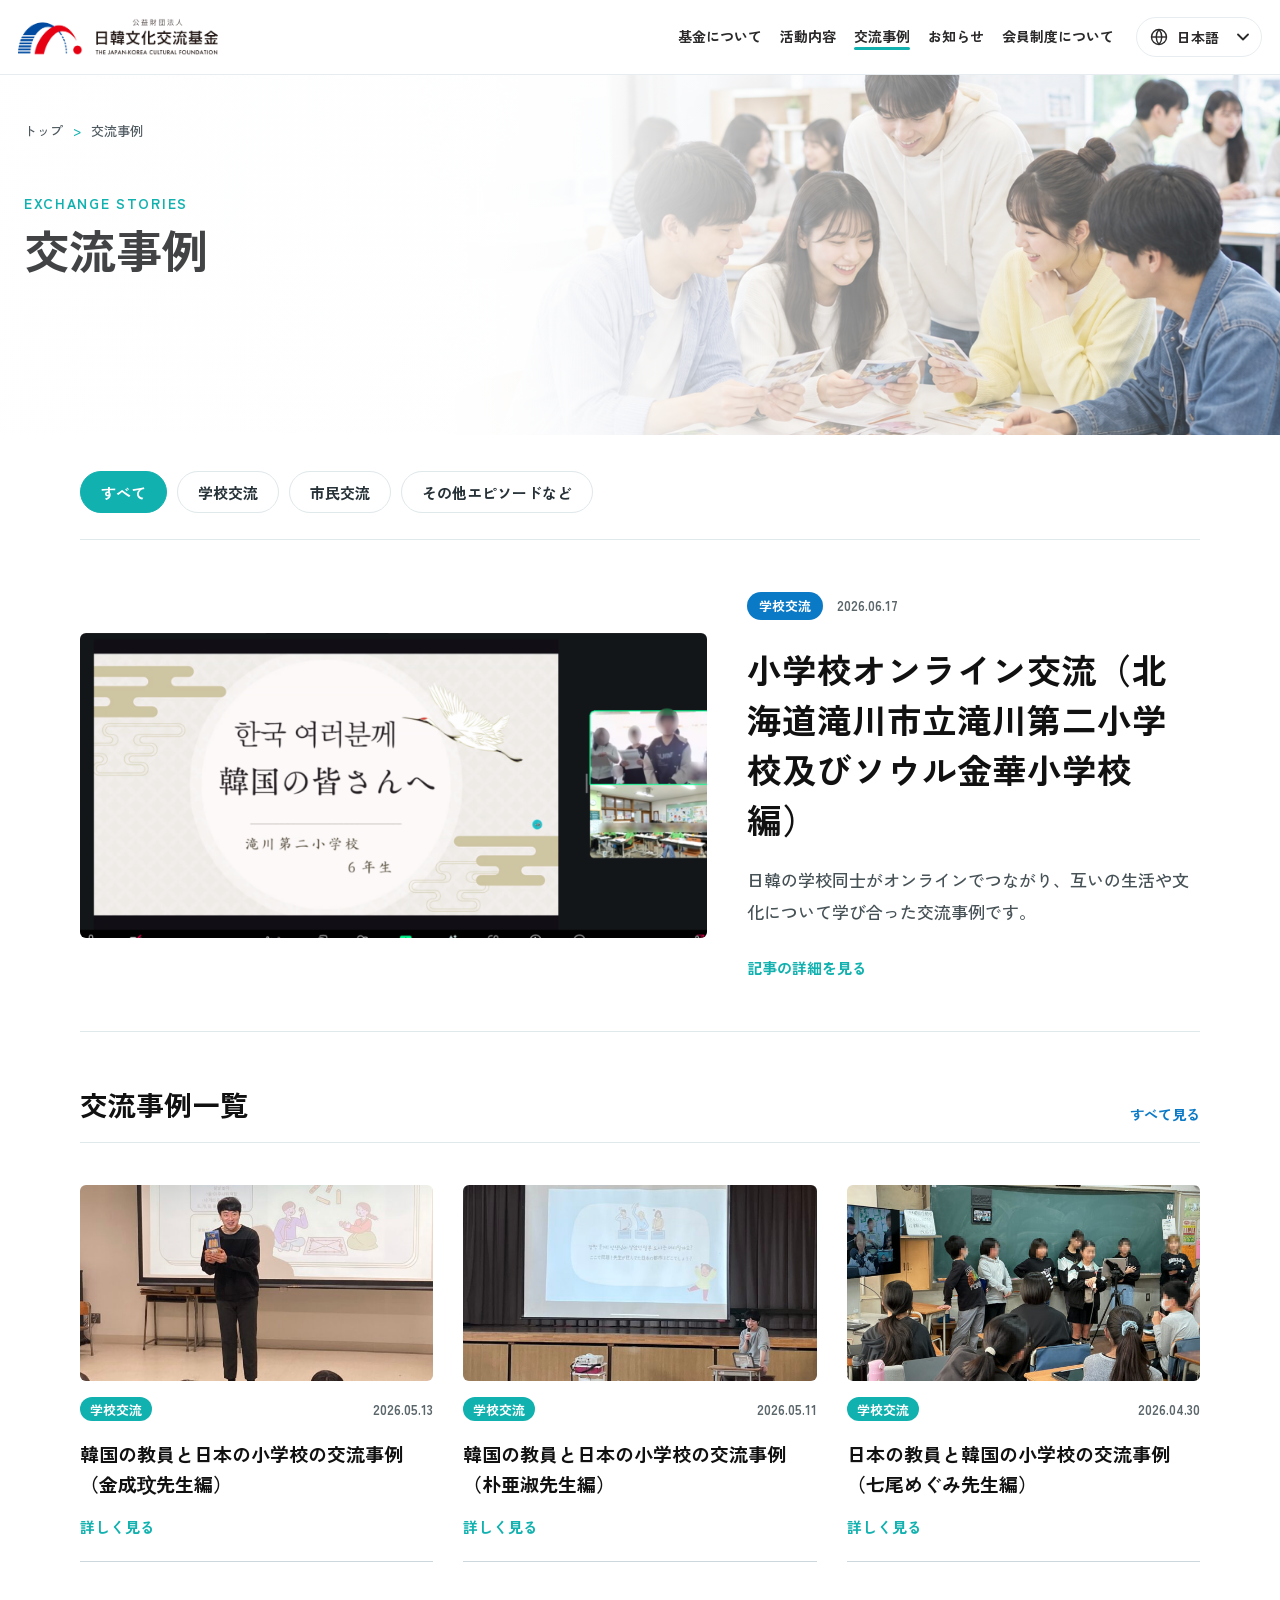
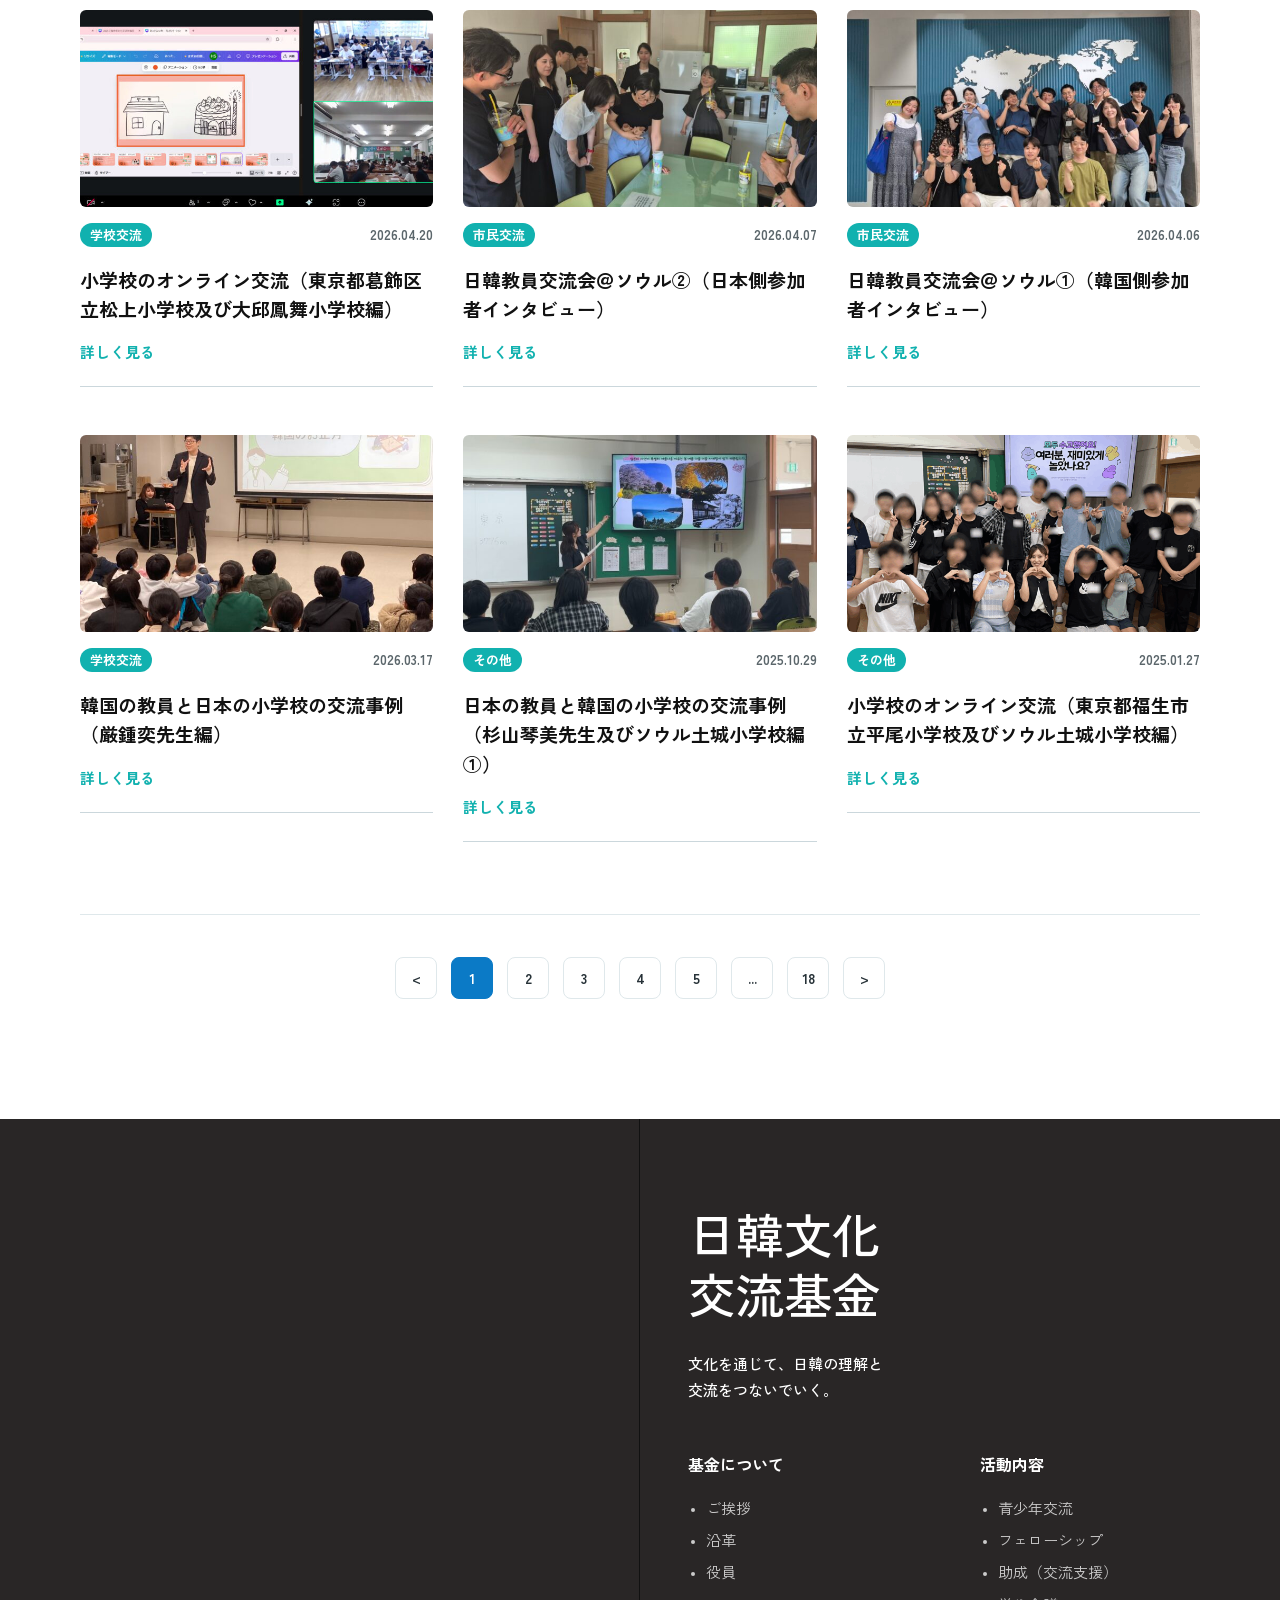
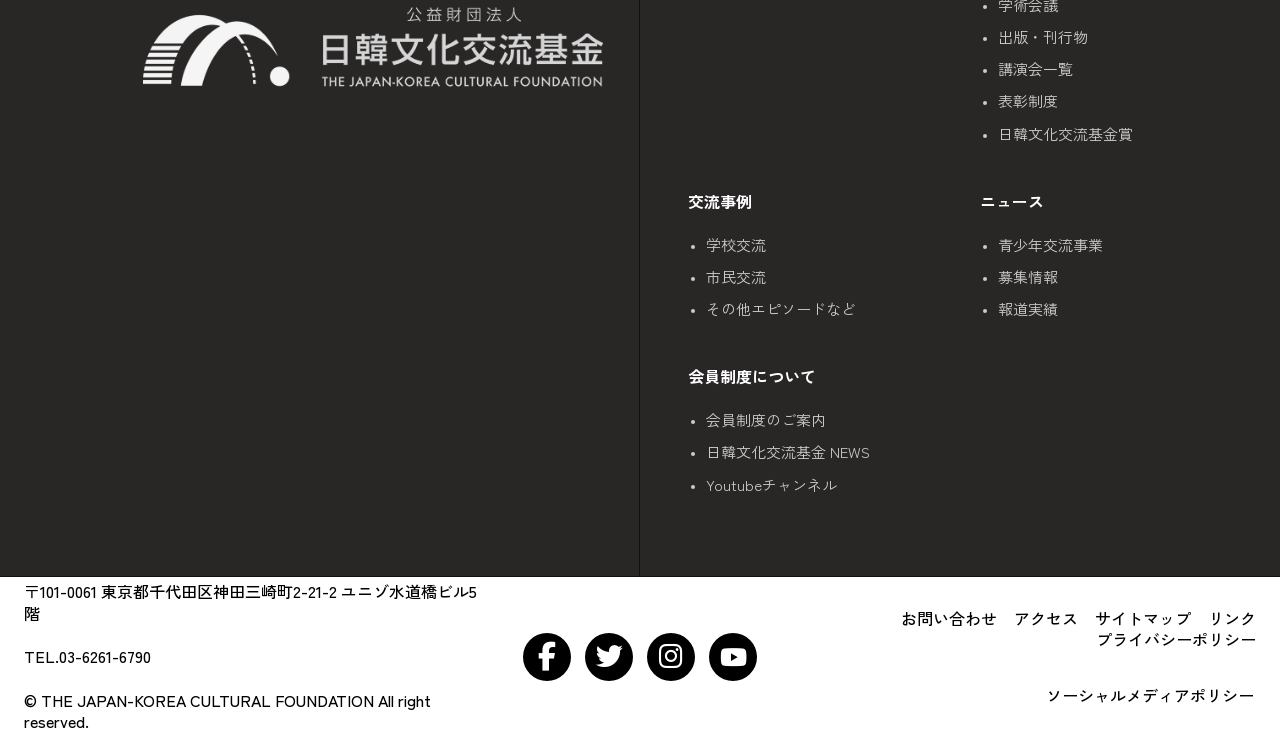
<file: stories.html>
<!DOCTYPE html>
<html lang="ja">
<head>
  <meta charset="UTF-8">
  <meta name="viewport" content="width=device-width, initial-scale=1.0">
  <title>交流事例 | 日韓文化交流基金</title>

  <!-- FONT -->
  <link rel="preconnect" href="https://fonts.googleapis.com">
  <link rel="preconnect" href="https://fonts.gstatic.com" crossorigin>
  <link href="https://fonts.googleapis.com/css2?family=Zen+Kaku+Gothic+New:wght@400;500;700;900&display=swap" rel="stylesheet">
  <link rel="stylesheet" href="https://cdnjs.cloudflare.com/ajax/libs/font-awesome/6.5.2/css/all.min.css">

  <!-- STORIES CSS -->
  <link rel="stylesheet" href="css/stories.css?v=20260626-9">
</head>
<body>
  <!-- ==================== HEADER ==================== -->
  <header class="site-header">
    <div class="site-header__inner">
      <h1 class="site-header__logo">
        <a href="./index.html" aria-label="日韓文化交流基金">
          <img src="images/logo_header_pc.png" alt="日韓文化交流基金">
        </a>
      </h1>

      <nav class="site-nav" id="site-navigation" aria-label="グローバルナビゲーション">
        <div class="mobile-nav__header">
          <p class="mobile-nav__title">MENU</p>
          <div class="mobile-nav__controls">
            <button class="mobile-nav__close" type="button" aria-label="メニューを閉じる">
              <i class="fa-solid fa-xmark" aria-hidden="true"></i>
            </button>
          </div>
        </div>

        <form class="mobile-nav__search" action="./news.html" role="search">
          <input id="mobile-search" name="keyword" type="search" placeholder=" " aria-label="キーワードで検索">
          <label class="mobile-nav__search-label" for="mobile-search">
            <i class="fa-solid fa-magnifying-glass" aria-hidden="true"></i>
            <span class="mobile-nav__search-text">キーワードで検索</span>
          </label>
        </form>

        <ul class="site-nav__list">
          <li class="site-nav__item site-nav__item--has-dropdown">
            <a class="site-nav__link" href="./about.html" aria-haspopup="true" aria-expanded="false">
              <i class="site-nav__icon fa-solid fa-building-columns" aria-hidden="true"></i>
              <span data-ja="基金について" data-ko="재단 소개">基金について</span>
            </a>
            <button class="site-nav__toggle" type="button" aria-label="基金についての下層メニューを開閉" aria-expanded="true">
              <i class="fa-solid fa-chevron-down" aria-hidden="true"></i>
            </button>
            <ul class="site-nav__dropdown" aria-hidden="true">
              <li><a href="./about.html#greeting" data-ja="ご挨拶" data-ko="인사말">ご挨拶</a></li>
              <li><a href="./about.html#history" data-ja="沿革" data-ko="연혁">沿革</a></li>
              <li><a href="./about.html#member" data-ja="役員" data-ko="임원">役員</a></li>
              <li><a href="./about.html#disclosure" data-ja="情報公開" data-ko="정보 공개">情報公開</a></li>
            </ul>
          </li>
          <li class="site-nav__item site-nav__item--has-dropdown">
            <a class="site-nav__link" href="./activities.html" aria-haspopup="true" aria-expanded="false">
              <i class="site-nav__icon fa-solid fa-people-group" aria-hidden="true"></i>
              <span data-ja="活動内容" data-ko="활동 내용">活動内容</span>
            </a>
            <button class="site-nav__toggle" type="button" aria-label="活動内容の下層メニューを開閉" aria-expanded="false">
              <i class="fa-solid fa-chevron-right" aria-hidden="true"></i>
            </button>
            <ul class="site-nav__dropdown" aria-hidden="true">
              <li><a href="./activities.html#youth" data-ja="青少年交流" data-ko="청소년 교류">青少年交流</a></li>
              <li><a href="./activities.html#fellowship" data-ja="フェローシップ" data-ko="펠로십">フェローシップ</a></li>
              <li><a href="./activities.html#grant" data-ja="助成（交流支援）" data-ko="조성(교류 지원)">助成（交流支援）</a></li>
              <li><a href="./activities.html#conference" data-ja="学術会議" data-ko="학술회의">学術会議</a></li>
              <li><a href="./activities.html#publication" data-ja="出版・刊行物" data-ko="출판·간행물">出版・刊行物</a></li>
              <li><a href="./activities.html#lecture" data-ja="講演会一覧" data-ko="강연회 목록">講演会一覧</a></li>
              <li><a href="./activities.html#award" data-ja="表彰制度" data-ko="표창 제도">表彰制度</a></li>
              <li><a href="./activities.html#award" data-ja="日韓文化交流基金賞" data-ko="일한문화교류기금상">日韓文化交流基金賞</a></li>
            </ul>
          </li>
          <li class="site-nav__item site-nav__item--has-dropdown site-nav__item--current">
            <a class="site-nav__link" href="./stories.html" aria-haspopup="true" aria-expanded="false">
              <i class="site-nav__icon fa-solid fa-cube" aria-hidden="true"></i>
              <span data-ja="交流事例" data-ko="교류 사례">交流事例</span>
            </a>
            <button class="site-nav__toggle" type="button" aria-label="交流事例の下層メニューを開閉" aria-expanded="false">
              <i class="fa-solid fa-chevron-right" aria-hidden="true"></i>
            </button>
            <ul class="site-nav__dropdown" aria-hidden="true">
              <li><a href="./stories.html#school" data-ja="学校交流" data-ko="학교 교류">学校交流</a></li>
              <li><a href="./stories.html#citizen" data-ja="市民交流" data-ko="시민 교류">市民交流</a></li>
              <li><a href="./stories.html#episodes" data-ja="その他エピソードなど" data-ko="기타 에피소드">その他エピソードなど</a></li>
            </ul>
          </li>
          <li class="site-nav__item site-nav__item--has-dropdown">
            <a class="site-nav__link" href="./news.html" aria-haspopup="true" aria-expanded="false">
              <i class="site-nav__icon fa-regular fa-calendar-days" aria-hidden="true"></i>
              <span data-ja="お知らせ" data-ko="소식">お知らせ</span>
            </a>
            <button class="site-nav__toggle" type="button" aria-label="お知らせの下層メニューを開閉" aria-expanded="false">
              <i class="fa-solid fa-chevron-right" aria-hidden="true"></i>
            </button>
            <ul class="site-nav__dropdown" aria-hidden="true">
              <li><a href="./news.html#youth-program" data-ja="青少年交流事業" data-ko="청소년 교류 사업">青少年交流事業</a></li>
              <li><a href="./news.html#news" data-ja="ニュース" data-ko="뉴스">ニュース</a></li>
              <li><a href="./news.html#recruitment" data-ja="募集情報" data-ko="모집 정보">募集情報</a></li>
              <li><a href="./news.html#media" data-ja="報道実績" data-ko="보도 실적">報道実績</a></li>
            </ul>
          </li>
          <li class="site-nav__item">
            <a class="site-nav__link" href="./membership.html">
              <i class="site-nav__icon fa-solid fa-display" aria-hidden="true"></i>
              <span data-ja="会員制度について" data-ko="회원제도 안내">会員制度について</span>
              <i class="site-nav__arrow fa-solid fa-chevron-right" aria-hidden="true"></i>
            </a>
          </li>
        </ul>

        <div class="mobile-nav__actions">
          <a class="mobile-nav__action" href="./news.html">
            <i class="fa-regular fa-envelope" aria-hidden="true"></i>
            <span>お問合せ</span>
          </a>
        </div>

        <div class="mobile-nav__brand">
          <img src="images/logo_header_pc.png" alt="日韓文化交流基金">
        </div>

        <div class="mobile-nav__footer">
          <div class="mobile-nav__social">
            <a href="./index.html" aria-label="Website">
              <i class="fa-solid fa-earth-asia" aria-hidden="true"></i>
            </a>
            <button class="mobile-nav__share" type="button" aria-label="Share">
              <i class="fa-solid fa-share-nodes" aria-hidden="true"></i>
            </button>
            <a href="./news.html" aria-label="RSS">
              <i class="fa-solid fa-rss" aria-hidden="true"></i>
            </a>
          </div>
          <p class="mobile-nav__copy">&copy; JKCF 2024</p>
        </div>
      </nav>

      <div class="language-switcher">
        <button class="language-switcher__button" type="button" aria-expanded="false" aria-controls="language-menu">
          <svg class="language-switcher__icon" viewBox="0 0 24 24" aria-hidden="true" focusable="false">
            <circle cx="12" cy="12" r="9"></circle>
            <path d="M3 12h18"></path>
            <path d="M12 3c2.2 2.4 3.3 5.4 3.3 9s-1.1 6.6-3.3 9"></path>
            <path d="M12 3c-2.2 2.4-3.3 5.4-3.3 9s1.1 6.6 3.3 9"></path>
          </svg>
          <span class="language-switcher__current">日本語</span>
          <svg class="language-switcher__arrow" viewBox="0 0 12 8" aria-hidden="true" focusable="false">
            <path d="M1 1.5 6 6.5l5-5"></path>
          </svg>
        </button>
        <ul class="language-switcher__menu" id="language-menu" aria-hidden="true">
          <li><button type="button" data-lang-option="ja">日本語</button></li>
          <li><button type="button" data-lang-option="ko">한국어</button></li>
        </ul>
      </div>

      <button class="site-header__menu-button" type="button" aria-label="メニューを開く" aria-expanded="false" aria-controls="site-navigation">
        <span></span>
        <span></span>
        <span></span>
      </button>
    </div>
  </header>

  <!-- ==================== SUB VISUAL ==================== -->
  <section class="report-visual" aria-labelledby="stories-title">
    <div class="report-visual__inner">
      <div class="report-visual__content">
        <nav class="breadcrumb" aria-label="現在位置">
          <ol class="breadcrumb__list">
            <li><a href="./index.html" data-ja="トップ" data-ko="메인">トップ</a></li>
            <li><span data-ja="交流事例" data-ko="교류 사례">交流事例</span></li>
          </ol>
        </nav>
        <p class="report-visual__label">EXCHANGE STORIES</p>
        <h1 id="stories-title" class="report-visual__title" data-ja="交流事例" data-ko="교류 사례">交流事例</h1>
      </div>
    </div>
  </section>

  <!-- ==================== CONTENTS ==================== -->
  <main class="report-page">
    <div class="report-page__inner">
      <nav class="report-categories" aria-label="交流事例カテゴリー">
        <a class="is-active" href="./stories.html" data-ja="すべて" data-ko="전체">すべて</a>
        <a href="./stories.html#school" data-ja="学校交流" data-ko="학교 교류">学校交流</a>
        <a href="./stories.html#citizen" data-ja="市民交流" data-ko="시민 교류">市民交流</a>
        <a href="./stories.html#episodes" data-ja="その他エピソードなど" data-ko="기타 에피소드">その他エピソードなど</a>
      </nav>

      <article class="featured-report" id="school">
        <a class="featured-report__link" href="./stories.html#school">
          <div class="featured-report__image">
            <img src="images/s01.png" alt="小学校オンライン交流の様子" decoding="async">
          </div>
          <div class="featured-report__body">
            <div class="report-meta">
              <span data-ja="学校交流" data-ko="학교 교류">学校交流</span>
              <time datetime="2026-06-17">2026.06.17</time>
            </div>
            <h2 data-ja="小学校オンライン交流（北海道滝川市立滝川第二小学校及びソウル金華小学校編）" data-ko="초등학교 온라인 교류（홋카이도 다키카와시립 다키카와 제2초등학교 및 서울 금화초등학교 편）">小学校オンライン交流（北海道滝川市立滝川第二小学校及びソウル金華小学校編）</h2>
            <p data-ja="日韓の学校同士がオンラインでつながり、互いの生活や文化について学び合った交流事例です。" data-ko="한일 학교가 온라인으로 연결되어 서로의 생활과 문화를 배우고 나눈 교류 사례입니다.">日韓の学校同士がオンラインでつながり、互いの生活や文化について学び合った交流事例です。</p>
            <span class="report-more" data-ja="記事の詳細を見る" data-ko="기사 자세히 보기">記事の詳細を見る</span>
          </div>
        </a>
      </article>

      <section class="report-list" aria-labelledby="report-list-title">
        <div class="report-list__header">
          <h2 id="report-list-title" data-ja="交流事例一覧" data-ko="교류 사례 목록">交流事例一覧</h2>
          <a href="./stories.html" data-ja="すべて見る" data-ko="전체 보기">すべて見る</a>
        </div>

        <div class="report-grid">
          <article class="report-card">
            <a href="./story-detail.html">
              <img src="images/s02.jpg" alt="韓国の教員と日本の小学校の交流事例（金成玟先生編）" decoding="async">
              <div class="report-card__meta"><span data-ja="学校交流" data-ko="학교 교류">学校交流</span><time datetime="2026-05-13">2026.05.13</time></div>
              <h3 data-ja="韓国の教員と日本の小学校の交流事例（金成玟先生編）" data-ko="한국 교원과 일본 초등학교의 교류 사례 (김성민 선생님 편)">韓国の教員と日本の小学校の交流事例（金成玟先生編）</h3>
              <p data-ja="詳しく見る" data-ko="자세히 보기">詳しく見る</p>
            </a>
          </article>

          <article class="report-card">
            <a href="./stories.html#school">
              <img src="images/s03.jpg" alt="韓国の教員と日本の小学校の交流事例（朴亜淑先生編）" decoding="async">
              <div class="report-card__meta"><span data-ja="学校交流" data-ko="학교 교류">学校交流</span><time datetime="2026-05-11">2026.05.11</time></div>
              <h3 data-ja="韓国の教員と日本の小学校の交流事例（朴亜淑先生編）" data-ko="한국 교원과 일본 초등학교의 교류 사례 (박아숙 선생님 편)">韓国の教員と日本の小学校の交流事例（朴亜淑先生編）</h3>
              <p data-ja="詳しく見る" data-ko="자세히 보기">詳しく見る</p>
            </a>
          </article>

          <article class="report-card">
            <a href="./stories.html#school">
              <img src="images/s04.jpg" alt="日本の教員と韓国の小学校の交流事例（七尾めぐみ先生編）" decoding="async">
              <div class="report-card__meta"><span data-ja="学校交流" data-ko="학교 교류">学校交流</span><time datetime="2026-04-30">2026.04.30</time></div>
              <h3 data-ja="日本の教員と韓国の小学校の交流事例（七尾めぐみ先生編）" data-ko="일본 교원과 한국 초등학교의 교류 사례 (나나오 메구미 선생님 편)">日本の教員と韓国の小学校の交流事例（七尾めぐみ先生編）</h3>
              <p data-ja="詳しく見る" data-ko="자세히 보기">詳しく見る</p>
            </a>
          </article>

          <article class="report-card">
            <a href="./stories.html#school">
              <img src="images/s05.jpg" alt="小学校のオンライン交流" decoding="async">
              <div class="report-card__meta"><span data-ja="学校交流" data-ko="학교 교류">学校交流</span><time datetime="2026-04-20">2026.04.20</time></div>
              <h3 data-ja="小学校のオンライン交流（東京都葛飾区立松上小学校及び大邱鳳舞小学校編）" data-ko="초등학교 온라인 교류 (도쿄도 가쓰시카구립 마쓰카미초등학교 및 대구 봉무초등학교 편)">小学校のオンライン交流（東京都葛飾区立松上小学校及び大邱鳳舞小学校編）</h3>
              <p data-ja="詳しく見る" data-ko="자세히 보기">詳しく見る</p>
            </a>
          </article>

          <article class="report-card">
            <a href="./stories.html#citizen">
              <img src="images/s06.jpg" alt="日韓教員交流会＠ソウル②" decoding="async">
              <div class="report-card__meta"><span data-ja="市民交流" data-ko="시민 교류">市民交流</span><time datetime="2026-04-07">2026.04.07</time></div>
              <h3 data-ja="日韓教員交流会＠ソウル②（日本側参加者インタビュー）" data-ko="한일 교원 교류회 @서울 ② (일본 측 참가자 인터뷰)">日韓教員交流会＠ソウル②（日本側参加者インタビュー）</h3>
              <p data-ja="詳しく見る" data-ko="자세히 보기">詳しく見る</p>
            </a>
          </article>

          <article class="report-card">
            <a href="./stories.html#citizen">
              <img src="images/s07.jpg" alt="日韓教員交流会＠ソウル①" decoding="async">
              <div class="report-card__meta"><span data-ja="市民交流" data-ko="시민 교류">市民交流</span><time datetime="2026-04-06">2026.04.06</time></div>
              <h3 data-ja="日韓教員交流会＠ソウル①（韓国側参加者インタビュー）" data-ko="한일 교원 교류회 @서울 ① (한국 측 참가자 인터뷰)">日韓教員交流会＠ソウル①（韓国側参加者インタビュー）</h3>
              <p data-ja="詳しく見る" data-ko="자세히 보기">詳しく見る</p>
            </a>
          </article>

          <article class="report-card">
            <a href="./stories.html#school">
              <img src="images/s08.jpg" alt="韓国の教員と日本の小学校の交流事例（厳鍾奕先生編）" decoding="async">
              <div class="report-card__meta"><span data-ja="学校交流" data-ko="학교 교류">学校交流</span><time datetime="2026-03-17">2026.03.17</time></div>
              <h3 data-ja="韓国の教員と日本の小学校の交流事例（厳鍾奕先生編）" data-ko="한국 교원과 일본 초등학교의 교류 사례 (엄종혁 선생님 편)">韓国の教員と日本の小学校の交流事例（厳鍾奕先生編）</h3>
              <p data-ja="詳しく見る" data-ko="자세히 보기">詳しく見る</p>
            </a>
          </article>

          <article class="report-card">
            <a href="./stories.html#episodes">
              <img src="images/s09.jpg" alt="日本の教員と韓国の小学校の交流事例" decoding="async">
              <div class="report-card__meta"><span data-ja="その他" data-ko="기타">その他</span><time datetime="2025-10-29">2025.10.29</time></div>
              <h3 data-ja="日本の教員と韓国の小学校の交流事例（杉山琴美先生及びソウル土城小学校編①）" data-ko="일본 교원과 한국 초등학교의 교류 사례 (스기야마 고토미 선생님 및 서울 토성초등학교 편 ①)">日本の教員と韓国の小学校の交流事例（杉山琴美先生及びソウル土城小学校編①）</h3>
              <p data-ja="詳しく見る" data-ko="자세히 보기">詳しく見る</p>
            </a>
          </article>

          <article class="report-card">
            <a href="./stories.html#episodes">
              <img src="images/s10.png" alt="小学校のオンライン交流" decoding="async">
              <div class="report-card__meta"><span data-ja="その他" data-ko="기타">その他</span><time datetime="2025-01-27">2025.01.27</time></div>
              <h3 data-ja="小学校のオンライン交流（東京都福生市立平尾小学校及びソウル土城小学校編）" data-ko="초등학교 온라인 교류 (도쿄도 훗사시립 히라오초등학교 및 서울 토성초등학교 편)">小学校のオンライン交流（東京都福生市立平尾小学校及びソウル土城小学校編）</h3>
              <p data-ja="詳しく見る" data-ko="자세히 보기">詳しく見る</p>
            </a>
          </article>
        </div>
      </section>

      <nav class="report-pagination" aria-label="ページ送り">
        <a href="./stories.html" aria-label="前のページ">&lt;</a>
        <a class="is-current" href="./stories.html" aria-current="page">1</a>
        <a href="./stories.html?page=2">2</a>
        <a href="./stories.html?page=3">3</a>
        <a href="./stories.html?page=4">4</a>
        <a href="./stories.html?page=5">5</a>
        <span>...</span>
        <a href="./stories.html?page=18">18</a>
        <a href="./stories.html?page=2" aria-label="次のページ">&gt;</a>
      </nav>
    </div>
  </main>

  <!-- ==================== FOOTER 01 ==================== -->
  <footer class="footer-primary" aria-labelledby="footer-primary-title">
    <div class="footer-primary__brand">
      <a class="footer-primary__logo" href="./index.html" aria-label="日韓文化交流基金">
        <img src="images/ft_img1.png" alt="公益財団法人 日韓文化交流基金">
      </a>
    </div>

    <div class="footer-primary__content">
      <div class="footer-primary__intro">
        <h2 class="footer-primary__title" id="footer-primary-title" data-ja="日韓文化&#10;交流基金" data-ko="일한문화&#10;교류기금">日韓文化<br>交流基金</h2>
        <p class="footer-primary__lead" data-ja="文化を通じて、日韓の理解と&#10;交流をつないでいく。" data-ko="문화를 통해 한일의 이해와&#10;교류를 이어갑니다.">文化を通じて、日韓の理解と<br>交流をつないでいく。</p>
      </div>

      <nav class="footer-primary__nav" aria-label="フッターナビゲーション">
        <div class="footer-primary__group">
          <h3 class="footer-primary__heading" data-ja="基金について" data-ko="기금 소개">基金について</h3>
          <ul class="footer-primary__list">
            <li><a href="./about.html#greeting" data-ja="ご挨拶" data-ko="인사말">ご挨拶</a></li>
            <li><a href="./about.html#history" data-ja="沿革" data-ko="연혁">沿革</a></li>
            <li><a href="./about.html#member" data-ja="役員" data-ko="임원">役員</a></li>
          </ul>
        </div>

        <div class="footer-primary__group footer-primary__group--wide">
          <h3 class="footer-primary__heading" data-ja="活動内容" data-ko="활동 내용">活動内容</h3>
          <ul class="footer-primary__list">
            <li><a href="./activities.html#youth" data-ja="青少年交流" data-ko="청소년 교류">青少年交流</a></li>
            <li><a href="./activities.html#fellowship" data-ja="フェローシップ" data-ko="펠로십">フェローシップ</a></li>
            <li><a href="./activities.html#grant" data-ja="助成（交流支援）" data-ko="조성(교류 지원)">助成（交流支援）</a></li>
            <li><a href="./activities.html#conference" data-ja="学術会議" data-ko="학술회의">学術会議</a></li>
            <li><a href="./activities.html#publication" data-ja="出版・刊行物" data-ko="출판・간행물">出版・刊行物</a></li>
            <li><a href="./activities.html#lecture" data-ja="講演会一覧" data-ko="강연회 목록">講演会一覧</a></li>
            <li><a href="./activities.html#award" data-ja="表彰制度" data-ko="표창 제도">表彰制度</a></li>
            <li><a href="./activities.html#award" data-ja="日韓文化交流基金賞" data-ko="일한문화교류기금상">日韓文化交流基金賞</a></li>
          </ul>
        </div>

        <div class="footer-primary__group">
          <h3 class="footer-primary__heading" data-ja="交流事例" data-ko="교류 사례">交流事例</h3>
          <ul class="footer-primary__list">
            <li><a href="./stories.html#school" data-ja="学校交流" data-ko="학교 교류">学校交流</a></li>
            <li><a href="./stories.html#citizen" data-ja="市民交流" data-ko="시민 교류">市民交流</a></li>
            <li><a href="./stories.html#episodes" data-ja="その他エピソードなど" data-ko="기타 에피소드 등">その他エピソードなど</a></li>
          </ul>
        </div>

        <div class="footer-primary__group">
          <h3 class="footer-primary__heading" data-ja="ニュース" data-ko="소식">ニュース</h3>
          <ul class="footer-primary__list">
            <li><a href="./news.html#youth-program" data-ja="青少年交流事業" data-ko="청소년 교류 사업">青少年交流事業</a></li>
            <li><a href="./news.html#recruitment" data-ja="募集情報" data-ko="모집 정보">募集情報</a></li>
            <li><a href="./news.html#media" data-ja="報道実績" data-ko="보도 실적">報道実績</a></li>
          </ul>
        </div>

        <div class="footer-primary__group">
          <h3 class="footer-primary__heading" data-ja="会員制度について" data-ko="회원제도 안내">会員制度について</h3>
          <ul class="footer-primary__list">
            <li><a href="./membership.html" data-ja="会員制度のご案内" data-ko="회원제도 안내">会員制度のご案内</a></li>
            <li><a href="./news.html#news" data-ja="日韓文化交流基金 NEWS" data-ko="일한문화교류기금 NEWS">日韓文化交流基金 NEWS</a></li>
            <li><a href="./membership.html#youtube" data-ja="Youtubeチャンネル" data-ko="Youtube 채널">Youtubeチャンネル</a></li>
          </ul>
        </div>
      </nav>
    </div>
  </footer>

  <!-- ==================== FOOTER 02 ==================== -->
  <div class="footer-secondary">
    <div class="footer-secondary__inner">
      <div class="footer-secondary__info">
        <p>〒101-0061 東京都千代田区神田三崎町2-21-2 ユニゾ水道橋ビル5階</p>
        <p>TEL.03-6261-6790</p>
        <p>&copy; THE JAPAN-KOREA CULTURAL FOUNDATION All right reserved.</p>
      </div>

      <ul class="footer-secondary__social" aria-label="ソーシャルメディア">
        <li><span aria-label="Facebook"><i class="fa-brands fa-facebook-f" aria-hidden="true"></i></span></li>
        <li><span aria-label="Twitter"><i class="fa-brands fa-twitter" aria-hidden="true"></i></span></li>
        <li><span aria-label="Instagram"><i class="fa-brands fa-instagram" aria-hidden="true"></i></span></li>
        <li><span aria-label="YouTube"><i class="fa-brands fa-youtube" aria-hidden="true"></i></span></li>
      </ul>

      <div class="footer-secondary__links" aria-label="フッターリンク">
        <p>
          <span>お問い合わせ</span>
          <span>アクセス</span>
          <span>サイトマップ</span>
          <span>リンク</span>
          <span>プライバシーポリシー</span>
        </p>
        <p>ソーシャルメディアポリシー</p>
      </div>
    </div>
  </div>

  <!-- SUBPAGE JAVASCRIPT -->
  <script src="js/subpage.js"></script>
</body>
</html>
</file>
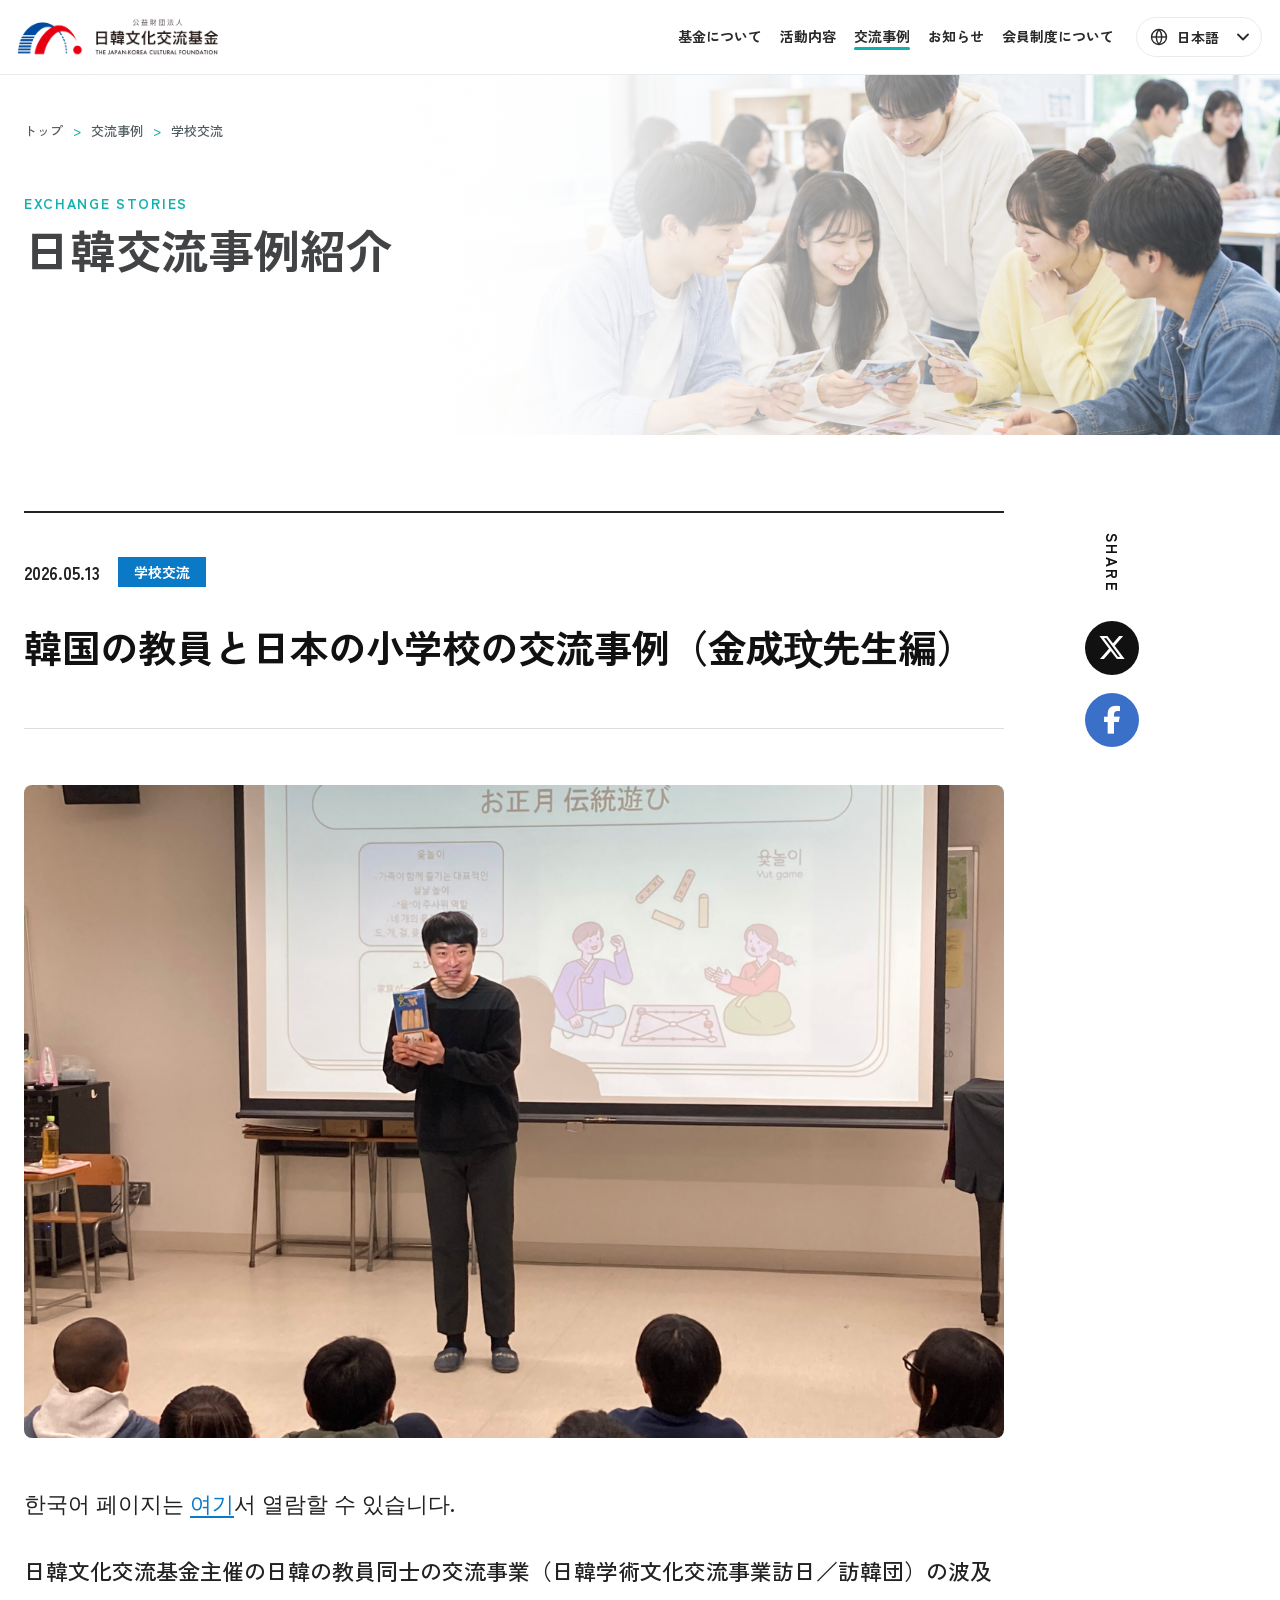
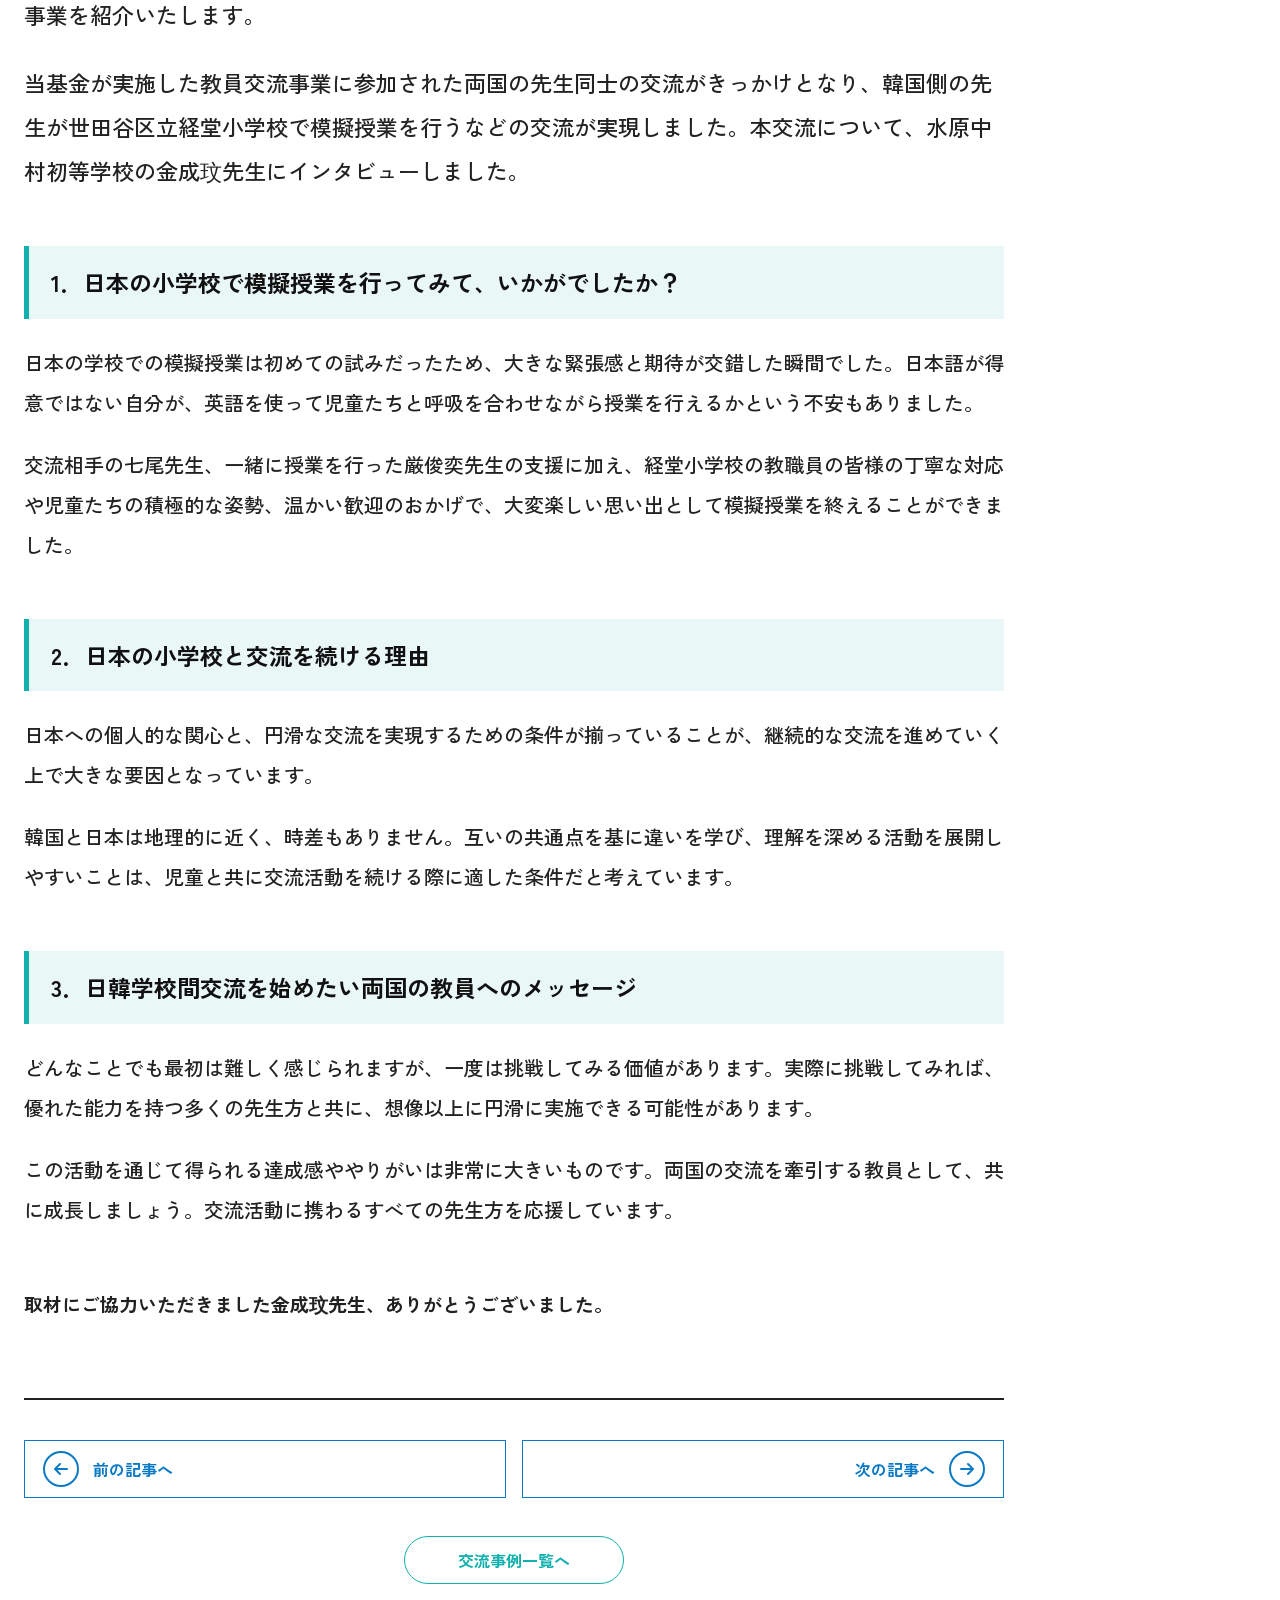
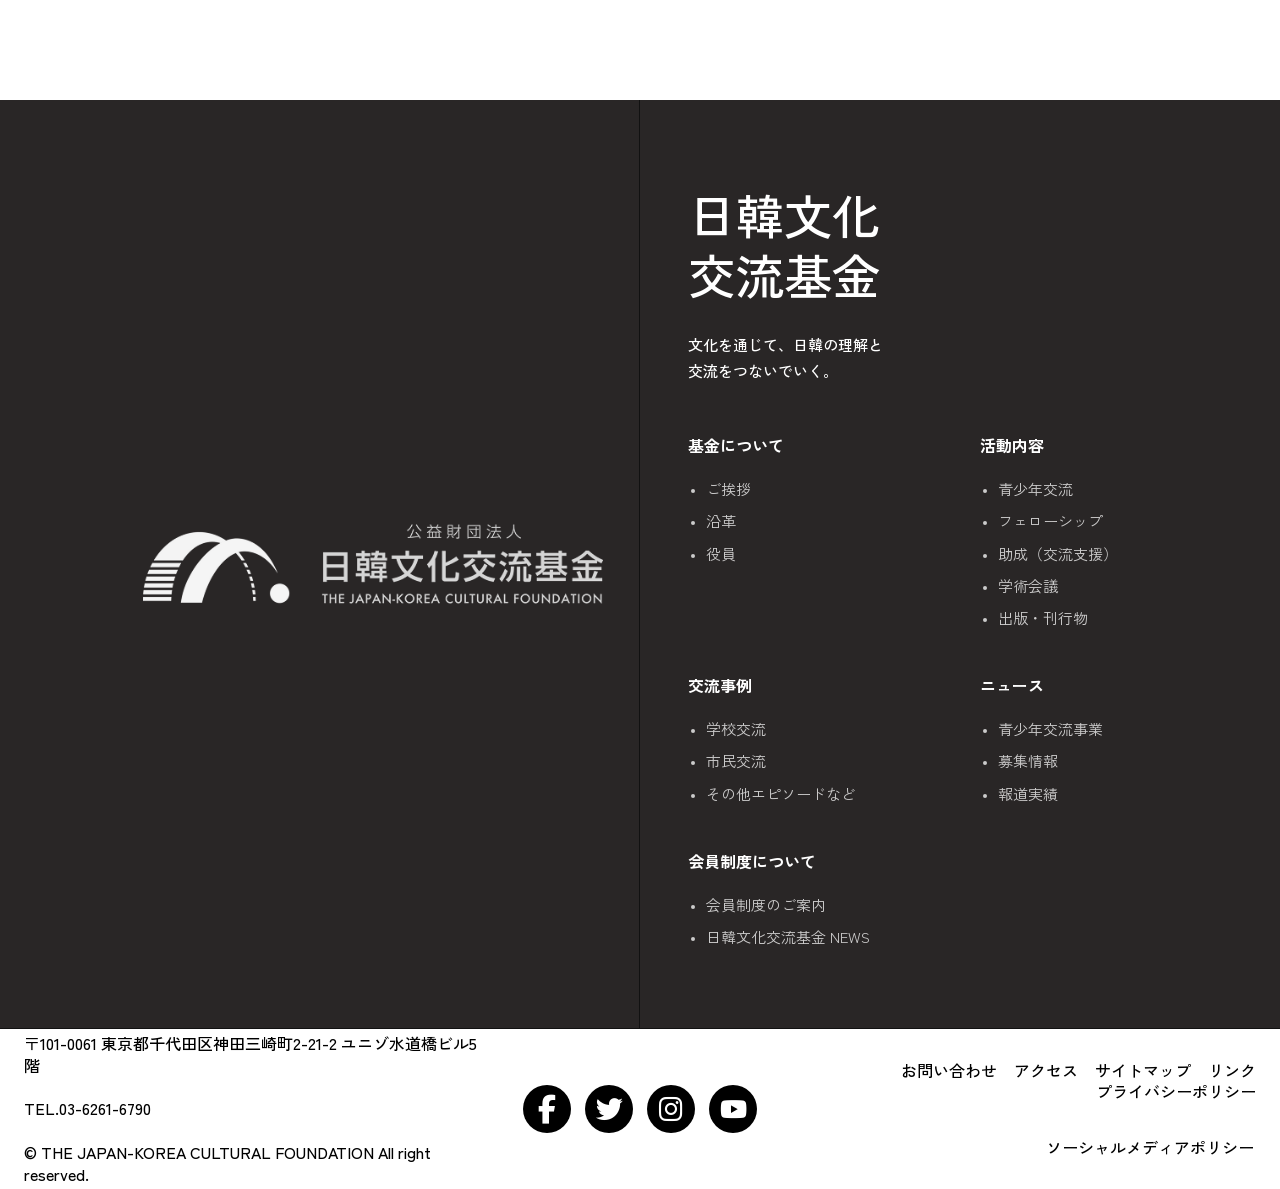
<file: story-detail.html>
<!DOCTYPE html>
<html lang="ja">
<head>
  <meta charset="UTF-8">
  <meta name="viewport" content="width=device-width, initial-scale=1.0">
  <title>韓国の教員と日本の小学校の交流事例（金成玟先生編） | 日韓文化交流基金</title>

  <!-- FONT -->
  <link rel="preconnect" href="https://fonts.googleapis.com">
  <link rel="preconnect" href="https://fonts.gstatic.com" crossorigin>
  <link href="https://fonts.googleapis.com/css2?family=Zen+Kaku+Gothic+New:wght@400;500;700;900&display=swap" rel="stylesheet">
  <link rel="stylesheet" href="https://cdnjs.cloudflare.com/ajax/libs/font-awesome/6.5.2/css/all.min.css">

  <!-- STORIES CSS -->
  <link rel="stylesheet" href="css/stories.css?v=20260626-9">
</head>
<body>
  <!-- ==================== HEADER ==================== -->
  <header class="site-header">
    <div class="site-header__inner">
      <h1 class="site-header__logo">
        <a href="./index.html" aria-label="日韓文化交流基金">
          <img src="images/logo_header_pc.png" alt="日韓文化交流基金">
        </a>
      </h1>

      <nav class="site-nav" id="site-navigation" aria-label="グローバルナビゲーション">
        <div class="mobile-nav__header">
          <p class="mobile-nav__title">MENU</p>
          <button class="mobile-nav__close" type="button" aria-label="メニューを閉じる">
            <i class="fa-solid fa-xmark" aria-hidden="true"></i>
          </button>
        </div>

        <form class="mobile-nav__search" action="./news.html" role="search">
          <input id="mobile-search" name="keyword" type="search" placeholder=" " aria-label="キーワードで検索">
          <label class="mobile-nav__search-label" for="mobile-search">
            <i class="fa-solid fa-magnifying-glass" aria-hidden="true"></i>
            <span class="mobile-nav__search-text">キーワードで検索</span>
          </label>
        </form>

        <ul class="site-nav__list">
          <li class="site-nav__item site-nav__item--has-dropdown">
            <a class="site-nav__link" href="./about.html" aria-haspopup="true" aria-expanded="false">
              <i class="site-nav__icon fa-solid fa-building-columns" aria-hidden="true"></i>
              <span data-ja="基金について" data-ko="재단 소개">基金について</span>
            </a>
            <button class="site-nav__toggle" type="button" aria-label="基金についての下層メニューを開閉" aria-expanded="false">
              <i class="fa-solid fa-chevron-right" aria-hidden="true"></i>
            </button>
            <ul class="site-nav__dropdown" aria-hidden="true">
              <li><a href="./about.html#greeting" data-ja="ご挨拶" data-ko="인사말">ご挨拶</a></li>
              <li><a href="./about.html#history" data-ja="沿革" data-ko="연혁">沿革</a></li>
              <li><a href="./about.html#member" data-ja="役員" data-ko="임원">役員</a></li>
            </ul>
          </li>
          <li class="site-nav__item site-nav__item--has-dropdown">
            <a class="site-nav__link" href="./activities.html" aria-haspopup="true" aria-expanded="false">
              <i class="site-nav__icon fa-solid fa-people-group" aria-hidden="true"></i>
              <span data-ja="活動内容" data-ko="활동 내용">活動内容</span>
            </a>
            <button class="site-nav__toggle" type="button" aria-label="活動内容の下層メニューを開閉" aria-expanded="false">
              <i class="fa-solid fa-chevron-right" aria-hidden="true"></i>
            </button>
            <ul class="site-nav__dropdown" aria-hidden="true">
              <li><a href="./activities.html#youth" data-ja="青少年交流" data-ko="청소년 교류">青少年交流</a></li>
              <li><a href="./activities.html#fellowship" data-ja="フェローシップ" data-ko="펠로십">フェローシップ</a></li>
              <li><a href="./activities.html#grant" data-ja="助成（交流支援）" data-ko="조성(교류 지원)">助成（交流支援）</a></li>
              <li><a href="./activities.html#conference" data-ja="学術会議" data-ko="학술회의">学術会議</a></li>
              <li><a href="./activities.html#publication" data-ja="出版・刊行物" data-ko="출판·간행물">出版・刊行物</a></li>
              <li><a href="./activities.html#lecture" data-ja="講演会一覧" data-ko="강연회 목록">講演会一覧</a></li>
              <li><a href="./activities.html#award" data-ja="表彰制度" data-ko="표창 제도">表彰制度</a></li>
            </ul>
          </li>
          <li class="site-nav__item site-nav__item--has-dropdown site-nav__item--current">
            <a class="site-nav__link" href="./stories.html" aria-haspopup="true" aria-expanded="false">
              <i class="site-nav__icon fa-solid fa-cube" aria-hidden="true"></i>
              <span data-ja="交流事例" data-ko="교류 사례">交流事例</span>
            </a>
            <button class="site-nav__toggle" type="button" aria-label="交流事例の下層メニューを開閉" aria-expanded="false">
              <i class="fa-solid fa-chevron-right" aria-hidden="true"></i>
            </button>
            <ul class="site-nav__dropdown" aria-hidden="true">
              <li><a href="./stories.html#school" data-ja="学校交流" data-ko="학교 교류">学校交流</a></li>
              <li><a href="./stories.html#citizen" data-ja="市民交流" data-ko="시민 교류">市民交流</a></li>
              <li><a href="./stories.html#episodes" data-ja="その他エピソードなど" data-ko="기타 에피소드">その他エピソードなど</a></li>
            </ul>
          </li>
          <li class="site-nav__item site-nav__item--has-dropdown">
            <a class="site-nav__link" href="./news.html" aria-haspopup="true" aria-expanded="false">
              <i class="site-nav__icon fa-regular fa-calendar-days" aria-hidden="true"></i>
              <span data-ja="お知らせ" data-ko="소식">お知らせ</span>
            </a>
            <button class="site-nav__toggle" type="button" aria-label="お知らせの下層メニューを開閉" aria-expanded="false">
              <i class="fa-solid fa-chevron-right" aria-hidden="true"></i>
            </button>
            <ul class="site-nav__dropdown" aria-hidden="true">
              <li><a href="./news.html#youth-program" data-ja="青少年交流事業" data-ko="청소년 교류 사업">青少年交流事業</a></li>
              <li><a href="./news.html#news" data-ja="ニュース" data-ko="뉴스">ニュース</a></li>
              <li><a href="./news.html#recruitment" data-ja="募集情報" data-ko="모집 정보">募集情報</a></li>
              <li><a href="./news.html#media" data-ja="報道実績" data-ko="보도 실적">報道実績</a></li>
            </ul>
          </li>
          <li class="site-nav__item">
            <a class="site-nav__link" href="./membership.html">
              <i class="site-nav__icon fa-solid fa-display" aria-hidden="true"></i>
              <span data-ja="会員制度について" data-ko="회원제도 안내">会員制度について</span>
              <i class="site-nav__arrow fa-solid fa-chevron-right" aria-hidden="true"></i>
            </a>
          </li>
        </ul>

        <div class="mobile-nav__actions">
          <a class="mobile-nav__action" href="./news.html">
            <i class="fa-regular fa-envelope" aria-hidden="true"></i>
            <span>お問合せ</span>
          </a>
        </div>
        <div class="mobile-nav__brand">
          <img src="images/logo_header_pc.png" alt="日韓文化交流基金">
        </div>
      </nav>

      <div class="language-switcher">
        <button class="language-switcher__button" type="button" aria-expanded="false" aria-controls="language-menu">
          <svg class="language-switcher__icon" viewBox="0 0 24 24" aria-hidden="true" focusable="false">
            <circle cx="12" cy="12" r="9"></circle>
            <path d="M3 12h18"></path>
            <path d="M12 3c2.2 2.4 3.3 5.4 3.3 9s-1.1 6.6-3.3 9"></path>
            <path d="M12 3c-2.2 2.4-3.3 5.4-3.3 9s1.1 6.6 3.3 9"></path>
          </svg>
          <span class="language-switcher__current">日本語</span>
          <svg class="language-switcher__arrow" viewBox="0 0 12 8" aria-hidden="true" focusable="false">
            <path d="M1 1.5 6 6.5l5-5"></path>
          </svg>
        </button>
        <ul class="language-switcher__menu" id="language-menu" aria-hidden="true">
          <li><button type="button" data-lang-option="ja">日本語</button></li>
          <li><button type="button" data-lang-option="ko">한국어</button></li>
        </ul>
      </div>

      <button class="site-header__menu-button" type="button" aria-label="メニューを開く" aria-expanded="false" aria-controls="site-navigation">
        <span></span>
        <span></span>
        <span></span>
      </button>
    </div>
  </header>

  <!-- ==================== SUB VISUAL ==================== -->
  <section class="report-visual" aria-labelledby="story-page-title">
    <div class="report-visual__inner">
      <div class="report-visual__content">
        <nav class="breadcrumb" aria-label="現在位置">
          <ol class="breadcrumb__list">
            <li><a href="./index.html" data-ja="トップ" data-ko="메인">トップ</a></li>
            <li><a href="./stories.html" data-ja="交流事例" data-ko="교류 사례">交流事例</a></li>
            <li><span data-ja="学校交流" data-ko="학교 교류">学校交流</span></li>
          </ol>
        </nav>
        <p class="report-visual__label">EXCHANGE STORIES</p>
        <h1 id="story-page-title" class="report-visual__title" data-ja="日韓交流事例紹介" data-ko="한일 교류 사례 소개">日韓交流事例紹介</h1>
      </div>
    </div>
  </section>

  <!-- ==================== CONTENTS ==================== -->
  <main class="report-detail-page story-detail-page">
    <div class="report-detail-page__inner">
      <article class="report-detail-article" aria-labelledby="article-title">
        <header class="report-detail-article__header">
          <div class="report-detail-article__meta">
            <time datetime="2026-05-13">2026.05.13</time>
            <span data-ja="学校交流" data-ko="학교 교류">学校交流</span>
          </div>
          <h2 id="article-title" class="report-detail-article__title"
              data-ja="韓国の教員と日本の小学校の交流事例（金成玟先生編）"
              data-ko="한국 교원과 일본 초등학교의 교류 사례 (김성민 선생님 편)">韓国の教員と日本の小学校の交流事例（金成玟先生編）</h2>
        </header>

        <div class="report-detail-article__hero">
          <img src="images/s6_img2.jpg" alt="日本の小学校で韓国文化の模擬授業を行う金成玟先生">
        </div>

        <div class="report-detail-article__body">
          <p>한국어 페이지는 <a href="https://jkcf.or.jp/ko/report/2026/05/13/36561/" target="_blank" rel="noopener noreferrer">여기</a>서 열람할 수 있습니다.</p>
          <p data-ja="日韓文化交流基金主催の日韓の教員同士の交流事業（日韓学術文化交流事業訪日／訪韓団）の波及事業を紹介いたします。" data-ko="일한문화교류기금이 주최한 한일 교원 교류 사업의 파급 사업을 소개합니다.">日韓文化交流基金主催の日韓の教員同士の交流事業（日韓学術文化交流事業訪日／訪韓団）の波及事業を紹介いたします。</p>
          <p data-ja="当基金が実施した教員交流事業に参加された両国の先生同士の交流がきっかけとなり、韓国側の先生が世田谷区立経堂小学校で模擬授業を行うなどの交流が実現しました。本交流について、水原中村初等学校の金成玟先生にインタビューしました。" data-ko="기금의 교원 교류 사업에 참가한 양국 선생님들의 만남을 계기로 한국 측 교원이 일본 초등학교에서 모의 수업을 진행했습니다. 이번 교류에 대해 수원중촌초등학교 김성민 선생님을 인터뷰했습니다.">当基金が実施した教員交流事業に参加された両国の先生同士の交流がきっかけとなり、韓国側の先生が世田谷区立経堂小学校で模擬授業を行うなどの交流が実現しました。本交流について、水原中村初等学校の金成玟先生にインタビューしました。</p>
        </div>

        <section class="story-interview">
          <h3 data-ja="1．日本の小学校で模擬授業を行ってみて、いかがでしたか？" data-ko="1. 일본 초등학교에서 모의 수업을 진행해 보신 소감은 어떠셨나요?">1．日本の小学校で模擬授業を行ってみて、いかがでしたか？</h3>
          <p>日本の学校での模擬授業は初めての試みだったため、大きな緊張感と期待が交錯した瞬間でした。日本語が得意ではない自分が、英語を使って児童たちと呼吸を合わせながら授業を行えるかという不安もありました。</p>
          <p>交流相手の七尾先生、一緒に授業を行った厳俊奕先生の支援に加え、経堂小学校の教職員の皆様の丁寧な対応や児童たちの積極的な姿勢、温かい歓迎のおかげで、大変楽しい思い出として模擬授業を終えることができました。</p>
        </section>

        <section class="story-interview">
          <h3 data-ja="2．日本の小学校と交流を続ける理由" data-ko="2. 일본 초등학교와 교류를 계속하는 이유">2．日本の小学校と交流を続ける理由</h3>
          <p>日本への個人的な関心と、円滑な交流を実現するための条件が揃っていることが、継続的な交流を進めていく上で大きな要因となっています。</p>
          <p>韓国と日本は地理的に近く、時差もありません。互いの共通点を基に違いを学び、理解を深める活動を展開しやすいことは、児童と共に交流活動を続ける際に適した条件だと考えています。</p>
        </section>

        <section class="story-interview">
          <h3 data-ja="3．日韓学校間交流を始めたい両国の教員へのメッセージ" data-ko="3. 한일 학교 간 교류를 시작하려는 양국 교원에게 전하는 메시지">3．日韓学校間交流を始めたい両国の教員へのメッセージ</h3>
          <p>どんなことでも最初は難しく感じられますが、一度は挑戦してみる価値があります。実際に挑戦してみれば、優れた能力を持つ多くの先生方と共に、想像以上に円滑に実施できる可能性があります。</p>
          <p>この活動を通じて得られる達成感ややりがいは非常に大きいものです。両国の交流を牽引する教員として、共に成長しましょう。交流活動に携わるすべての先生方を応援しています。</p>
        </section>

        <p class="story-detail-closing">取材にご協力いただきました金成玟先生、ありがとうございました。</p>

        <nav class="report-detail-pager" aria-label="記事ナビゲーション">
          <a href="./stories.html"><i class="fa-solid fa-arrow-left" aria-hidden="true"></i><span data-ja="前の記事へ" data-ko="이전 기사로">前の記事へ</span></a>
          <a href="./stories.html"><span data-ja="次の記事へ" data-ko="다음 기사로">次の記事へ</span><i class="fa-solid fa-arrow-right" aria-hidden="true"></i></a>
        </nav>

        <div class="report-detail-back">
          <a href="./stories.html" data-ja="交流事例一覧へ" data-ko="교류 사례 목록으로">交流事例一覧へ</a>
        </div>
      </article>

      <aside class="report-detail-share" aria-label="SHARE">
        <p>SHARE</p>
        <a href="https://twitter.com/intent/tweet?url=https%3A%2F%2Fjkcf.or.jp%2Freport%2F2026%2F05%2F13%2F36558%2F" target="_blank" rel="noopener noreferrer" aria-label="X"><i class="fa-brands fa-x-twitter" aria-hidden="true"></i></a>
        <a href="https://www.facebook.com/sharer.php?u=https%3A%2F%2Fjkcf.or.jp%2Freport%2F2026%2F05%2F13%2F36558%2F" target="_blank" rel="noopener noreferrer" aria-label="Facebook"><i class="fa-brands fa-facebook-f" aria-hidden="true"></i></a>
      </aside>
    </div>
  </main>

  <!-- ==================== FOOTER 01 ==================== -->
  <footer class="footer-primary" aria-labelledby="footer-primary-title">
    <div class="footer-primary__brand">
      <a class="footer-primary__logo" href="./index.html" aria-label="日韓文化交流基金">
        <img src="images/ft_img1.png" alt="公益財団法人 日韓文化交流基金">
      </a>
    </div>
    <div class="footer-primary__content">
      <div class="footer-primary__intro">
        <h2 class="footer-primary__title" id="footer-primary-title">日韓文化<br>交流基金</h2>
        <p class="footer-primary__lead">文化を通じて、日韓の理解と<br>交流をつないでいく。</p>
      </div>
      <nav class="footer-primary__nav" aria-label="フッターナビゲーション">
        <div class="footer-primary__group">
          <h3 class="footer-primary__heading">基金について</h3>
          <ul class="footer-primary__list">
            <li><a href="./about.html#greeting">ご挨拶</a></li>
            <li><a href="./about.html#history">沿革</a></li>
            <li><a href="./about.html#member">役員</a></li>
          </ul>
        </div>
        <div class="footer-primary__group footer-primary__group--wide">
          <h3 class="footer-primary__heading">活動内容</h3>
          <ul class="footer-primary__list">
            <li><a href="./activities.html#youth">青少年交流</a></li>
            <li><a href="./activities.html#fellowship">フェローシップ</a></li>
            <li><a href="./activities.html#grant">助成（交流支援）</a></li>
            <li><a href="./activities.html#conference">学術会議</a></li>
            <li><a href="./activities.html#publication">出版・刊行物</a></li>
          </ul>
        </div>
        <div class="footer-primary__group">
          <h3 class="footer-primary__heading">交流事例</h3>
          <ul class="footer-primary__list">
            <li><a href="./stories.html#school">学校交流</a></li>
            <li><a href="./stories.html#citizen">市民交流</a></li>
            <li><a href="./stories.html#episodes">その他エピソードなど</a></li>
          </ul>
        </div>
        <div class="footer-primary__group">
          <h3 class="footer-primary__heading">ニュース</h3>
          <ul class="footer-primary__list">
            <li><a href="./news.html#youth-program">青少年交流事業</a></li>
            <li><a href="./news.html#recruitment">募集情報</a></li>
            <li><a href="./news.html#media">報道実績</a></li>
          </ul>
        </div>
        <div class="footer-primary__group">
          <h3 class="footer-primary__heading">会員制度について</h3>
          <ul class="footer-primary__list">
            <li><a href="./membership.html">会員制度のご案内</a></li>
            <li><a href="./news.html#news">日韓文化交流基金 NEWS</a></li>
          </ul>
        </div>
      </nav>
    </div>
  </footer>

  <!-- ==================== FOOTER 02 ==================== -->
  <div class="footer-secondary">
    <div class="footer-secondary__inner">
      <div class="footer-secondary__info">
        <p>〒101-0061 東京都千代田区神田三崎町2-21-2 ユニゾ水道橋ビル5階</p>
        <p>TEL.03-6261-6790</p>
        <p>&copy; THE JAPAN-KOREA CULTURAL FOUNDATION All right reserved.</p>
      </div>
      <ul class="footer-secondary__social" aria-label="ソーシャルメディア">
        <li><span aria-label="Facebook"><i class="fa-brands fa-facebook-f" aria-hidden="true"></i></span></li>
        <li><span aria-label="Twitter"><i class="fa-brands fa-twitter" aria-hidden="true"></i></span></li>
        <li><span aria-label="Instagram"><i class="fa-brands fa-instagram" aria-hidden="true"></i></span></li>
        <li><span aria-label="YouTube"><i class="fa-brands fa-youtube" aria-hidden="true"></i></span></li>
      </ul>
      <div class="footer-secondary__links">
        <p><span>お問い合わせ</span><span>アクセス</span><span>サイトマップ</span><span>リンク</span><span>プライバシーポリシー</span></p>
        <p>ソーシャルメディアポリシー</p>
      </div>
    </div>
  </div>

  <!-- SUBPAGE JAVASCRIPT -->
  <script src="js/subpage.js"></script>
</body>
</html>
</file>
<file: css/about.css>
﻿/* ==================== ROOT ==================== */
@font-face {
  font-family: "Escoredream";
  src: url("https://cdn.jsdelivr.net/gh/projectnoonnu/noonfonts_six@1.2/S-CoreDream-1Thin.woff") format("woff");
  font-weight: 100;
  font-display: swap;
}

@font-face {
  font-family: "Escoredream";
  src: url("https://cdn.jsdelivr.net/gh/projectnoonnu/noonfonts_six@1.2/S-CoreDream-2ExtraLight.woff") format("woff");
  font-weight: 200;
  font-display: swap;
}

@font-face {
  font-family: "Escoredream";
  src: url("https://cdn.jsdelivr.net/gh/projectnoonnu/noonfonts_six@1.2/S-CoreDream-3Light.woff") format("woff");
  font-weight: 300;
  font-display: swap;
}

@font-face {
  font-family: "Escoredream";
  src: url("https://cdn.jsdelivr.net/gh/projectnoonnu/noonfonts_six@1.2/S-CoreDream-4Regular.woff") format("woff");
  font-weight: normal;
  font-display: swap;
}

@font-face {
  font-family: "Escoredream";
  src: url("https://cdn.jsdelivr.net/gh/projectnoonnu/noonfonts_six@1.2/S-CoreDream-5Medium.woff") format("woff");
  font-weight: 500;
  font-display: swap;
}

@font-face {
  font-family: "Escoredream";
  src: url("https://cdn.jsdelivr.net/gh/projectnoonnu/noonfonts_six@1.2/S-CoreDream-6Bold.woff") format("woff");
  font-weight: 600;
  font-display: swap;
}

@font-face {
  font-family: "Escoredream";
  src: url("https://cdn.jsdelivr.net/gh/projectnoonnu/noonfonts_six@1.2/S-CoreDream-7ExtraBold.woff") format("woff");
  font-weight: 700;
  font-display: swap;
}

@font-face {
  font-family: "Escoredream";
  src: url("https://cdn.jsdelivr.net/gh/projectnoonnu/noonfonts_six@1.2/S-CoreDream-8Heavy.woff") format("woff");
  font-weight: 800;
  font-display: swap;
}

@font-face {
  font-family: "Escoredream";
  src: url("https://cdn.jsdelivr.net/gh/projectnoonnu/noonfonts_six@1.2/S-CoreDream-9Black.woff") format("woff");
  font-weight: 900;
  font-display: swap;
}
:root {
  --color-white: #ffffff;
  --color-green: #11b1af;
  --color-blue: #0b7ac6;
  --color-text: #2b2929;
  --color-border: #e6ecef;
  --color-muted: #6f7678;
  --font-family-base: "Zen Kaku Gothic New", sans-serif;
  --font-family-ko: "Escoredream", sans-serif;
  --header-height: 78px;
  --header-height-scrolled: 64px;
  --inner-width: 1500px;
}

/* ==================== BASE ==================== */
* {
  box-sizing: border-box;
}

@media (max-width: 1024px) {
  .footer-primary__brand .footer-primary__logo {
    width: min(58%, 300px);
    margin: 0 auto;
  }
}

html {
  font-family: var(--font-family-base);
  color: var(--color-text);
  background: var(--color-white);
}

body {
  min-width: 320px;
  margin: 0;
  padding-top: var(--header-height);
  font-family: var(--font-family-base);
  color: var(--color-text);
}

html[lang="ko"],
html[lang="ko"] body,
html[lang="ko"] button {
  font-family: var(--font-family-ko);
}

a {
  color: inherit;
  text-decoration: none;
}

button {
  font: inherit;
}

img {
  display: block;
  max-width: 100%;
}

/* ==================== HEADER ==================== */
.site-header {
  position: fixed;
  top: 0;
  z-index: 100;
  width: 100%;
  background: transparent;
  border-bottom: 1px solid transparent;
  transition: background 0.24s ease, border-color 0.24s ease, box-shadow 0.24s ease;
}

.site-header.is-scrolled,
.site-header.is-menu-active {
  background: var(--color-white);
  border-bottom-color: var(--color-border);
  box-shadow: 0 8px 22px rgba(43, 41, 41, 0.06);
}

.site-header__inner {
  display: flex;
  align-items: center;
  justify-content: space-between;
  width: min(100% - 48px, var(--inner-width));
  min-height: var(--header-height);
  margin: 0 auto;
  gap: 32px;
  transition: min-height 0.24s ease;
}

.site-header.is-scrolled .site-header__inner,
.site-header.is-menu-active .site-header__inner {
  min-height: var(--header-height-scrolled);
}

.site-header__logo {
  flex: 0 0 auto;
  margin: 0;
}

.site-header__logo a {
  display: block;
}

.site-header__logo img {
  width: 220px;
  height: auto;
  transition: width 0.24s ease;
}

.site-header.is-scrolled .site-header__logo img,
.site-header.is-menu-active .site-header__logo img {
  width: 200px;
}

.site-nav {
  flex: 1 1 auto;
}

.site-nav__list {
  display: flex;
  align-items: center;
  justify-content: flex-end;
  gap: clamp(18px, 2vw, 36px);
  margin: 0;
  padding: 0;
  list-style: none;
}

.site-nav__item {
  position: relative;
}

.site-nav__link {
  position: relative;
  display: inline-flex;
  align-items: center;
  min-height: var(--header-height);
  color: var(--color-text);
  font-size: 16px;
  font-weight: 700;
  line-height: 1.4;
  white-space: nowrap;
  transition: min-height 0.24s ease;
}

.site-header.is-scrolled .site-nav__link,
.site-header.is-menu-active .site-nav__link {
  min-height: var(--header-height-scrolled);
}

.site-nav__icon,
.site-nav__arrow,
.site-nav__toggle,
.mobile-nav__header,
.mobile-nav__search,
.mobile-nav__actions,
.mobile-nav__brand,
.mobile-nav__footer {
  display: none;
}

.site-nav__item--current > .site-nav__link::after,
.site-nav__link:hover::after,
.site-nav__link:focus-visible::after {
  position: absolute;
  right: 0;
  bottom: 24px;
  left: 0;
  height: 3px;
  content: "";
  background: var(--color-green);
  border-radius: 999px;
}

.site-nav__link:focus-visible,
.site-nav__dropdown a:focus-visible,
.language-switcher__button:focus-visible,
.language-switcher__menu button:focus-visible {
  outline: 2px solid var(--color-blue);
  outline-offset: 4px;
}

.site-nav__dropdown {
  position: absolute;
  top: calc(100% - 10px);
  left: 50%;
  min-width: 210px;
  margin: 0;
  padding: 14px 0;
  list-style: none;
  pointer-events: none;
  visibility: hidden;
  background: var(--color-white);
  border: 1px solid var(--color-border);
  border-radius: 6px;
  box-shadow: 0 10px 24px rgba(43, 41, 41, 0.08);
  opacity: 0;
  transform: translate(-50%, 8px);
  transition: opacity 0.16s ease, transform 0.16s ease, visibility 0.16s ease;
}

.site-nav__item.is-open .site-nav__dropdown,
.site-nav__item:hover .site-nav__dropdown,
.site-nav__item:focus-within .site-nav__dropdown {
  pointer-events: auto;
  visibility: visible;
  opacity: 1;
  transform: translate(-50%, 0);
}

.site-nav__dropdown a {
  display: block;
  padding: 9px 20px;
  color: var(--color-text);
  font-size: 15px;
  font-weight: 500;
  line-height: 1.5;
  white-space: nowrap;
}

.site-nav__dropdown a:hover,
.site-nav__dropdown a:focus-visible {
  color: var(--color-green);
  background: rgba(17, 177, 175, 0.08);
}

.language-switcher {
  position: relative;
  flex: 0 0 auto;
}

.language-switcher__button {
  display: inline-flex;
  align-items: center;
  min-height: 44px;
  gap: 8px;
  padding: 0 15px;
  color: var(--color-text);
  cursor: pointer;
  background: var(--color-white);
  border: 1px solid var(--color-border);
  border-radius: 999px;
}

.language-switcher__icon {
  width: 20px;
  height: 20px;
  fill: none;
  stroke: currentColor;
  stroke-width: 1.7;
}

.language-switcher__arrow {
  width: 12px;
  height: 8px;
  fill: none;
  stroke: currentColor;
  stroke-linecap: round;
  stroke-linejoin: round;
  stroke-width: 1.8;
}

.language-switcher__current {
  min-width: 52px;
  font-size: 14px;
  font-weight: 700;
  text-align: left;
}

.language-switcher__menu {
  position: absolute;
  top: calc(100% + 10px);
  right: 0;
  min-width: 130px;
  margin: 0;
  padding: 8px;
  list-style: none;
  pointer-events: none;
  visibility: hidden;
  background: var(--color-white);
  border: 1px solid var(--color-border);
  border-radius: 6px;
  box-shadow: 0 10px 24px rgba(43, 41, 41, 0.08);
  opacity: 0;
  transform: translateY(6px);
  transition: opacity 0.16s ease, transform 0.16s ease, visibility 0.16s ease;
}

.language-switcher.is-open .language-switcher__menu {
  pointer-events: auto;
  visibility: visible;
  opacity: 1;
  transform: translateY(0);
}

.language-switcher__menu button {
  display: block;
  width: 100%;
  padding: 8px 10px;
  color: var(--color-text);
  font-size: 14px;
  font-weight: 500;
  text-align: left;
  cursor: pointer;
  background: transparent;
  border: 0;
  border-radius: 4px;
}

.language-switcher__menu button:hover,
.language-switcher__menu button[aria-current="true"] {
  color: var(--color-green);
  background: rgba(17, 177, 175, 0.08);
}

.site-header__menu-button {
  display: none;
  flex: 0 0 auto;
  align-items: center;
  justify-content: center;
  width: 46px;
  height: 46px;
  padding: 0;
  cursor: pointer;
  background: var(--color-white);
  border: 1px solid var(--color-border);
  border-radius: 50%;
}

.site-header__menu-button span {
  position: absolute;
  width: 20px;
  height: 2px;
  background: var(--color-text);
  border-radius: 999px;
  transition: transform 0.18s ease, opacity 0.18s ease;
}

.site-header__menu-button span:nth-child(1) {
  transform: translateY(-7px);
}

.site-header__menu-button span:nth-child(3) {
  transform: translateY(7px);
}

.site-header__menu-button[aria-expanded="true"] span:nth-child(1) {
  transform: rotate(45deg);
}

.site-header__menu-button[aria-expanded="true"] span:nth-child(2) {
  opacity: 0;
}

.site-header__menu-button[aria-expanded="true"] span:nth-child(3) {
  transform: rotate(-45deg);
}

/* ==================== SUB VISUAL ==================== */
.sub-visual {
  position: relative;
  overflow: hidden;
  background:
    linear-gradient(90deg, rgba(255, 255, 255, 0.96) 0%, rgba(255, 255, 255, 0.88) 39%, rgba(255, 255, 255, 0.48) 62%, rgba(255, 255, 255, 0.08) 100%),
    url("../images/hero-02.png") right center / cover no-repeat;
}

.sub-visual__inner {
  position: relative;
  z-index: 1;
  width: min(100% - 48px, 1500px);
  min-height: 360px;
  margin: 0 auto;
  padding: 50px 0 64px;
}

.breadcrumb__list {
  display: flex;
  flex-wrap: wrap;
  align-items: center;
  gap: 10px;
  margin: 0;
  padding: 0;
  color: #202020;
  font-size: 14px;
  font-weight: 500;
  list-style: none;
}

.breadcrumb__list li:not(:last-child)::after {
  display: inline-block;
  margin-left: 10px;
  content: ">";
}

.breadcrumb__list a:hover {
  color: var(--color-green);
}

.sub-visual__label {
  margin: 56px 0 12px;
  color: var(--color-green);
  font-size: 14px;
  font-weight: 700;
  letter-spacing: 0.12em;
}

.sub-visual__title {
  margin: 0 0 14px;
  color: #414345;
  font-size: clamp(40px, 3.6vw, 60px);
  font-weight: 700;
  line-height: 1.2;
  letter-spacing: 0;
}

.sub-visual__desc {
  max-width: 680px;
  margin: 0;
  color: #4a555b;
  font-size: 16px;
  line-height: 1.8;
}

/* ==================== CONTENTS ==================== */
.about-page {
  background: var(--color-white);
}

.about-page__inner {
  display: grid;
  grid-template-columns: minmax(0, 980px) 220px;
  width: min(100% - 48px, 1500px);
  margin: 0 auto;
  padding: 72px 0 130px;
  gap: clamp(72px, 7vw, 128px);
}

.about-page__content {
  min-width: 0;
}

.about-section {
  scroll-margin-top: calc(var(--header-height-scrolled) + 28px);
  padding: 0 0 82px;
  border-top: 1px solid #e6e6e6;
}

.about-section + .about-section {
  padding-top: 58px;
}

.about-section__header {
  display: grid;
  grid-template-columns: 64px minmax(0, 1fr);
  align-items: start;
  padding: 34px 0 28px;
  gap: 34px;
}

.about-section__number {
  margin: 9px 0 0;
  color: #111111;
  font-size: 14px;
  font-weight: 700;
  line-height: 1;
}

.about-section__eyebrow {
  margin: 0 0 9px;
  color: var(--color-green);
  font-size: 14px;
  font-weight: 700;
  line-height: 1;
}

.about-section__title {
  margin: 0;
  color: #111111;
  font-size: clamp(30px, 2.4vw, 42px);
  font-weight: 700;
  line-height: 1.35;
  letter-spacing: 0;
}

.about-text {
  max-width: 900px;
  padding-left: 98px;
}

.about-text p {
  margin: 0;
  color: #202020;
  font-size: 18px;
  font-weight: 400;
  line-height: 2.1;
  letter-spacing: 0;
}

.about-text p + p {
  margin-top: 20px;
}

.about-text__signature {
  padding-top: 14px;
  font-weight: 500;
  text-align: right;
}

.about-timeline {
  padding-left: 98px;
}

.about-timeline dl,
.member-table {
  margin: 0;
}

.about-timeline div,
.member-table div {
  display: grid;
  grid-template-columns: 150px minmax(0, 1fr);
  border-top: 1px solid #eeeeee;
}

.about-timeline div:last-child,
.member-table div:last-child {
  border-bottom: 1px solid #eeeeee;
}

.about-timeline dt,
.about-timeline dd,
.member-table dt,
.member-table dd {
  margin: 0;
  padding: 19px 22px;
  color: #222222;
  font-size: 16px;
  line-height: 1.75;
}

.about-timeline dt,
.member-table dt {
  font-weight: 700;
  background: #f6f7f7;
}

.about-timeline dd,
.member-table dd {
  font-weight: 400;
}

.member-list {
  display: grid;
  padding-left: 98px;
  gap: 42px;
}

.member-group__title {
  margin: 0 0 14px;
  color: #111111;
  font-size: 20px;
  font-weight: 700;
  line-height: 1.4;
}

.location-box {
  margin-left: 98px;
  padding: 28px 32px;
  background: #f5f7f7;
  border-left: 4px solid var(--color-green);
}

.location-box p {
  margin: 0;
  color: #202020;
  font-size: 17px;
  font-weight: 400;
  line-height: 1.8;
}

.location-box p + p {
  margin-top: 8px;
}

.station-list {
  display: grid;
  margin: 28px 0 0 98px;
  border-top: 1px solid #eeeeee;
}

.station-list div {
  display: grid;
  grid-template-columns: 260px minmax(0, 1fr);
  border-bottom: 1px solid #eeeeee;
}

.station-list strong,
.station-list span {
  padding: 18px 22px;
  font-size: 16px;
  line-height: 1.6;
}

.station-list strong {
  background: #f6f7f7;
}

.disclosure-grid {
  display: grid;
  grid-template-columns: repeat(3, minmax(0, 1fr));
  padding-left: 98px;
  gap: 22px;
}

.disclosure-card {
  min-width: 0;
  padding: 24px;
  background: #f6f7f7;
  border-top: 1px solid #e6e6e6;
}

.disclosure-card h3 {
  margin: 0 0 18px;
  color: #111111;
  font-size: 18px;
  font-weight: 700;
  line-height: 1.45;
}

.disclosure-card ul {
  display: grid;
  gap: 12px;
  margin: 0;
  padding: 0;
  list-style: none;
}

.disclosure-card a {
  color: #202020;
  font-size: 15px;
  font-weight: 400;
  line-height: 1.5;
  text-decoration: underline;
  text-underline-offset: 4px;
}

.disclosure-card a:hover {
  color: var(--color-green);
}

.page-menu {
  position: relative;
}

.page-menu__inner {
  position: sticky;
  top: calc(var(--header-height-scrolled) + 46px);
  padding-top: 18px;
  border-top: 1px solid #e6e6e6;
}

.page-menu__title {
  margin: 0 0 22px;
  color: #111111;
  font-size: 16px;
  font-weight: 700;
  line-height: 1.3;
}

.page-menu nav {
  display: grid;
}

.page-menu a {
  padding: 15px 0;
  color: #555555;
  font-size: 14px;
  font-weight: 500;
  line-height: 1.3;
  border-bottom: 1px solid #eeeeee;
}

.page-menu a:hover {
  color: var(--color-green);
}

/* ==================== FOOTER 01 ==================== */
.footer-primary {
  display: grid;
  grid-template-columns: 1fr 1fr;
  min-height: 700px;
  color: var(--color-white);
  background: #292626;
}

.footer-primary__brand {
  display: flex;
  align-items: center;
  justify-content: flex-end;
  min-width: 0;
  padding: 56px clamp(72px, 7vw, 134px) 56px 48px;
  border-right: 1px solid #111111;
}

.footer-primary__logo {
  display: block;
  width: min(100%, 520px);
}

.footer-primary__logo:focus-visible,
.footer-primary__list a:focus-visible {
  outline: 2px solid var(--color-white);
  outline-offset: 6px;
}

.footer-primary__logo img {
  width: 100%;
  height: auto;
}

.footer-primary__content {
  min-width: 0;
  padding: 70px clamp(56px, 4vw, 76px) 64px clamp(48px, 3vw, 58px);
}

.footer-primary__intro {
  display: grid;
  grid-template-columns: max-content minmax(220px, 280px);
  align-items: end;
  gap: clamp(48px, 4.6vw, 86px);
  margin-bottom: 42px;
}

.footer-primary__title {
  margin: 0;
  font-size: clamp(48px, 3.2vw, 62px);
  font-weight: 500;
  line-height: 1.25;
  letter-spacing: 0;
}

.footer-primary__lead {
  margin: 0 0 10px;
  font-size: 15px;
  font-weight: 500;
  line-height: 1.7;
  letter-spacing: 0;
}

.footer-primary__nav {
  display: grid;
  grid-template-columns: minmax(110px, 128px) minmax(170px, 190px) minmax(210px, 270px);
  gap: 34px 60px;
}

.footer-primary__heading {
  margin: 0 0 20px;
  font-size: 16px;
  font-weight: 700;
  line-height: 1.3;
  letter-spacing: 0;
}

.footer-primary__list {
  display: grid;
  gap: 8px;
  margin: 0;
  padding: 0 0 0 18px;
  color: rgba(255, 255, 255, 0.76);
}

.footer-primary__list li::marker {
  font-size: 0.7em;
}

.footer-primary__list a {
  font-size: 15px;
  font-weight: 400;
  line-height: 1.55;
  transition: color 0.18s ease;
}

.footer-primary__list a:hover {
  color: var(--color-green);
}

/* ==================== FOOTER 02 ==================== */
.footer-secondary {
  color: #000000;
  background: var(--color-white);
  border-top: 1px solid #111111;
}

.footer-secondary__inner {
  display: grid;
  grid-template-columns: minmax(0, 1fr) auto minmax(0, 1fr);
  align-items: center;
  width: min(100% - 48px, var(--inner-width));
  min-height: 160px;
  margin: 0 auto;
  gap: 56px;
}

.footer-secondary__info {
  display: grid;
  gap: 22px;
}

.footer-secondary__info p,
.footer-secondary__links p {
  margin: 0;
  font-size: 18px;
  font-weight: 500;
  line-height: 1.35;
  letter-spacing: 0;
}

.footer-secondary__social {
  display: flex;
  align-items: center;
  justify-content: center;
  gap: 14px;
  margin: 0;
  padding: 0;
  list-style: none;
}

.footer-secondary__social span,
.footer-secondary__social a {
  display: inline-flex;
  align-items: center;
  justify-content: center;
  width: 48px;
  height: 48px;
  color: var(--color-white);
  font-size: 28px;
  line-height: 1;
  background: #000000;
  border-radius: 50%;
}

.footer-secondary__links {
  display: grid;
  justify-items: end;
  gap: 34px;
  text-align: right;
}

.footer-secondary__links p:first-child {
  display: flex;
  flex-wrap: wrap;
  justify-content: flex-end;
  gap: 0 17px;
}

.footer-secondary__links span {
  white-space: nowrap;
}

.footer-secondary__links p:last-child {
  padding-right: 2px;
}

.footer-secondary__social .fa-youtube {
  font-size: 24px;
}

.footer-secondary__social .fa-facebook-f {
  font-size: 29px;
}

.footer-secondary__social .fa-twitter {
  font-size: 27px;
}

.footer-secondary__social .fa-instagram {
  font-size: 27px;
}

.footer-secondary__social .fa-youtube {
  margin-left: 1px;
}

/* ==================== RESPONSIVE ==================== */
@media (max-width: 1280px) {
  :root {
      --header-height: 74px;
      --header-height-scrolled: 62px;
    }

  .site-header__inner {
      width: min(100% - 36px, var(--inner-width));
      gap: 22px;
    }

  .site-header__logo img {
      width: 200px;
    }

  .site-nav__list {
      gap: 18px;
    }

  .site-nav__link {
      font-size: 14px;
    }

  .language-switcher__button {
      min-height: 40px;
      padding: 0 12px;
    }

  .footer-primary {
      min-height: 760px;
    }

  .footer-primary__brand {
      padding: 72px 36px;
    }

  .footer-primary__logo {
      width: min(100%, 460px);
    }

  .footer-primary__content {
      padding: 84px 48px 80px;
    }

  .footer-primary__intro {
      grid-template-columns: 1fr;
      gap: 28px;
      margin-bottom: 52px;
    }

  .footer-primary__lead {
      margin-bottom: 0;
    }

  .footer-primary__nav {
      grid-template-columns: repeat(2, minmax(0, 1fr));
      gap: 46px 40px;
    }

  .footer-secondary__inner {
      gap: 36px;
    }

  .footer-secondary__info p,
    .footer-secondary__links p {
      font-size: 16px;
    }

  .about-page__inner {
      grid-template-columns: minmax(0, 1fr) 200px;
      gap: 56px;
    }

  .disclosure-grid {
      grid-template-columns: 1fr;
    }
}

@media (max-width: 1024px) {
  :root {
      --header-height: 74px;
      --header-height-scrolled: 68px;
    }

  body.is-menu-open {
      overflow: hidden;
    }

  .site-header__inner {
      width: min(100% - 28px, var(--inner-width));
      gap: 12px;
    }

  .site-header__logo {
      margin-right: auto;
    }

  .site-header__logo img {
      width: 198px;
    }

  .site-header.is-scrolled .site-header__logo img,
    .site-header.is-menu-active .site-header__logo img {
      width: 180px;
    }

  .site-header__menu-button {
      position: relative;
      display: inline-flex;
    }

  .language-switcher {
      display: block;
    }

  .language-switcher__button {
      justify-content: center;
      width: 46px;
      min-height: 46px;
      padding: 0;
      border-radius: 50%;
    }

  .language-switcher__current,
    .language-switcher__arrow {
      display: none;
    }

  .language-switcher__menu {
      top: calc(100% + 8px);
      right: 0;
    }

  .site-header__menu-button:focus-visible {
      outline: 2px solid var(--color-blue);
      outline-offset: 4px;
    }

  .site-nav {
      position: fixed;
      top: var(--header-height-scrolled);
      right: 0;
      left: 0;
      max-height: calc(100dvh - var(--header-height-scrolled));
      overflow-y: auto;
      pointer-events: none;
      visibility: hidden;
      background: var(--color-white);
      opacity: 0;
      transform: translateX(100%);
      transition: opacity 0.18s ease, transform 0.18s ease, visibility 0.18s ease;
    }

  .site-nav.is-open {
      pointer-events: auto;
      visibility: visible;
      opacity: 1;
      transform: translateX(0);
    }

  .mobile-nav__header {
      display: flex;
      align-items: center;
      justify-content: space-between;
      width: min(100% - 72px, 720px);
      margin: 0 auto;
      padding: 24px 0 18px;
      border-bottom: 1px solid var(--color-border);
    }

  .mobile-nav__title {
      margin: 0;
      color: var(--color-green);
      font-size: 20px;
      font-weight: 400;
      line-height: 1;
      letter-spacing: 0;
    }

  .mobile-nav__controls {
      display: flex;
      align-items: center;
      gap: 22px;
    }

  .mobile-nav__close {
      display: inline-flex;
      align-items: center;
      justify-content: center;
      width: 24px;
      height: 24px;
      padding: 0;
      color: var(--color-green);
      cursor: pointer;
      background: transparent;
      border: 0;
    }

  .mobile-nav__close {
      font-size: 24px;
    }

  .mobile-nav__search {
      position: relative;
      display: block;
      width: min(100% - 72px, 720px);
      margin: 17px auto 16px;
    }

  .mobile-nav__search input {
      width: 100%;
      height: 54px;
      padding: 0 18px 0 44px;
      color: var(--color-text);
      font-size: 16px;
      background: var(--color-white);
      border: 1px solid #c9cdd5;
      border-radius: 4px;
    }

  .mobile-nav__search-label {
      position: absolute;
      top: 50%;
      left: 14px;
      display: flex;
      align-items: center;
      gap: 12px;
      color: #858997;
      pointer-events: none;
      transform: translateY(-50%);
    }

  .mobile-nav__search input:focus + .mobile-nav__search-label,
    .mobile-nav__search input:not(:placeholder-shown) + .mobile-nav__search-label {
      opacity: 0;
    }

  .site-nav__list {
      display: block;
      width: min(100% - 72px, 720px);
      margin: 0 auto;
      padding: 0;
      background: #fbfbfb;
    }

  .site-nav__item {
      position: relative;
      border-bottom: 1px solid var(--color-border);
    }

  .site-nav__link {
      display: flex;
      align-items: center;
      gap: 16px;
      min-height: auto;
      padding: 24px 44px 24px 24px;
      color: #28313a;
      font-size: 17px;
      font-weight: 500;
    }

  .site-nav__icon {
      display: inline-flex;
      justify-content: center;
      width: 22px;
      color: var(--color-blue);
      font-size: 19px;
    }

  .site-nav__toggle {
      position: absolute;
      top: 18px;
      right: 24px;
      display: inline-flex;
      align-items: center;
      justify-content: center;
      width: 34px;
      height: 34px;
      padding: 0;
      color: #101820;
      cursor: pointer;
      background: transparent;
      border: 0;
      font-size: 16px;
    }

  .site-nav__arrow {
      display: inline-flex;
      margin-left: auto;
      color: #101820;
      font-size: 16px;
      transform: translateX(8px);
    }

  .site-nav__item--current > .site-nav__link::after,
    .site-nav__link:hover::after,
    .site-nav__link:focus-visible::after {
      display: none;
    }

  .site-nav__dropdown {
      position: static;
      display: none;
      min-width: 0;
      padding: 0 0 15px 48px;
      pointer-events: auto;
      visibility: visible;
      background: transparent;
      border: 0;
      border-radius: 0;
      box-shadow: none;
      opacity: 1;
      transform: none;
      transition: none;
    }

  .site-nav__item.is-mobile-open .site-nav__dropdown {
      display: block;
    }

  .site-nav__item.is-open .site-nav__dropdown,
    .site-nav__item:hover .site-nav__dropdown,
    .site-nav__item:focus-within .site-nav__dropdown {
      transform: none;
    }

  .site-nav__dropdown a {
      padding: 10px 0;
      color: var(--color-muted);
      font-size: 16px;
      font-weight: 400;
    }

  .site-nav__dropdown a:hover,
    .site-nav__dropdown a:focus-visible {
      background: transparent;
    }

  .mobile-nav__actions {
      display: grid;
      grid-template-columns: 1fr;
      gap: 16px;
      width: min(100% - 72px, 720px);
      margin: 32px auto 0;
    }

  .mobile-nav__action {
      display: inline-flex;
      align-items: center;
      justify-content: center;
      min-height: 52px;
      gap: 9px;
      color: var(--color-green);
      font-size: 15px;
      font-weight: 700;
      background: var(--color-white);
      border: 1px solid #cfd3da;
    }

  .mobile-nav__brand {
      display: block;
      width: min(100% - 72px, 720px);
      margin: 78px auto 74px;
      text-align: center;
    }

  .mobile-nav__brand img {
      width: 270px;
      margin: 0 auto;
    }

  .mobile-nav__footer {
      display: flex;
      align-items: center;
      justify-content: space-between;
      width: min(100% - 72px, 720px);
      margin: 0 auto;
      padding: 24px 0;
      border-top: 1px solid var(--color-border);
    }

  .mobile-nav__social {
      display: flex;
      gap: 15px;
    }

  .mobile-nav__social a,
    .mobile-nav__social button {
      display: inline-flex;
      align-items: center;
      justify-content: center;
      width: 38px;
      height: 38px;
      padding: 0;
      color: var(--color-green);
      cursor: pointer;
      background: var(--color-white);
      border: 1px solid #cfd3da;
      border-radius: 7px;
    }

  .mobile-nav__copy {
      margin: 0;
      color: #9298a4;
      font-size: 14px;
    }

  .footer-primary {
      grid-template-columns: 1fr;
      min-height: 0;
    }

  .footer-primary__brand {
      min-height: 320px;
      padding: 64px 48px;
      border-right: 0;
      border-bottom: 1px solid #111111;
    }

  .footer-primary__logo {
      width: min(100%, 520px);
    }

  .footer-primary__content {
      padding: 72px 48px 78px;
    }

  .footer-primary__title {
      font-size: 58px;
    }

  .footer-secondary__inner {
      grid-template-columns: 1fr;
      justify-items: center;
      min-height: 0;
      padding: 42px 0;
      gap: 28px;
      text-align: center;
    }

  .footer-secondary__info {
      order: 2;
      justify-items: center;
      gap: 16px;
    }

  .footer-secondary__social {
      order: 1;
    }

  .footer-secondary__links {
      order: 3;
      justify-items: center;
      gap: 16px;
      text-align: center;
    }

  .footer-secondary__links p:first-child {
      justify-content: center;
    }

  .sub-visual__inner {
      width: min(100% - 48px, 720px);
      min-height: 280px;
      padding: 44px 0 54px;
    }

  .sub-visual__label {
      margin-top: 54px;
    }

  .about-page__inner {
      grid-template-columns: 1fr;
      width: min(100% - 48px, 720px);
      padding: 60px 0 96px;
      gap: 48px;
    }

  .page-menu {
      order: -1;
    }

  .page-menu__inner {
      position: static;
      padding: 20px 0 0;
    }

  .page-menu nav {
      grid-template-columns: repeat(5, minmax(0, 1fr));
      gap: 10px;
    }

  .page-menu a {
      display: flex;
      align-items: center;
      justify-content: center;
      min-height: 44px;
      padding: 8px 10px;
      text-align: center;
      border: 1px solid #dddddd;
    }

  .about-text,
    .about-timeline,
    .member-list,
    .location-box,
    .station-list,
    .disclosure-grid {
      margin-left: 0;
      padding-left: 0;
    }

  .about-section {
      padding-bottom: 68px;
    }

  .station-list div {
      grid-template-columns: 220px minmax(0, 1fr);
    }
}

@media (max-width: 600px) {
  .footer-primary__logo {
    width: min(58%, 300px);
  }

  .site-header__inner {
      width: min(100% - 24px, var(--inner-width));
    }

  .site-header__logo img {
      width: 168px;
    }

  .language-switcher__button {
      width: 42px;
      min-height: 42px;
      padding: 0;
    }

  .language-switcher__icon {
      width: 18px;
      height: 18px;
    }

  .language-switcher__current {
      min-width: 0;
      font-size: 13px;
    }

  .language-switcher__arrow {
      width: 10px;
    }

  .site-header__menu-button {
      width: 42px;
      height: 42px;
    }

  .mobile-nav__header,
    .mobile-nav__search,
    .site-nav__list,
    .mobile-nav__actions,
    .mobile-nav__brand,
    .mobile-nav__footer {
      width: calc(100% - 72px);
    }

  .footer-primary__brand {
      min-height: 230px;
      padding: 52px 28px;
    }

  .footer-primary__content {
      padding: 56px 28px 64px;
    }

  .footer-primary__intro {
      gap: 24px;
      margin-bottom: 42px;
    }

  .footer-primary__title {
      font-size: 42px;
    }

  .footer-primary__lead {
      font-size: 15px;
      line-height: 1.7;
    }

  .footer-primary__nav {
      grid-template-columns: 1fr;
      gap: 34px;
    }

  .footer-primary__heading {
      margin-bottom: 16px;
      font-size: 17px;
    }

  .footer-primary__list {
      gap: 10px;
    }

  .footer-primary__list a {
      font-size: 15px;
      line-height: 1.5;
    }

  .footer-secondary__inner {
      width: calc(100% - 40px);
      padding: 36px 0;
    }

  .footer-secondary__info p,
    .footer-secondary__links p {
      font-size: 14px;
      line-height: 1.55;
    }

  .footer-secondary__social span,
.footer-secondary__social a {
      width: 42px;
      height: 42px;
    }

  .footer-secondary__social {
      gap: 10px;
    }

  .sub-visual__inner {
      width: calc(100% - 40px);
      min-height: 230px;
      padding: 34px 0 44px;
    }

  .breadcrumb__list {
      font-size: 12px;
    }

  .sub-visual__label {
      margin: 42px 0 16px;
      font-size: 12px;
    }

  .sub-visual__title {
      font-size: 36px;
    }

  .sub-visual__desc {
      font-size: 14px;
    }

  .about-page__inner {
      width: calc(100% - 40px);
      padding: 44px 0 76px;
      gap: 40px;
    }

  .page-menu nav {
      grid-template-columns: repeat(2, minmax(0, 1fr));
    }

  .about-section {
      padding-bottom: 54px;
    }

  .about-section + .about-section {
      padding-top: 40px;
    }

  .about-section__header {
      grid-template-columns: 44px minmax(0, 1fr);
      padding: 28px 0 22px;
      gap: 18px;
    }

  .about-section__number {
      font-size: 12px;
    }

  .about-section__title {
      font-size: 28px;
    }

  .about-text p {
      font-size: 16px;
      line-height: 1.9;
    }

  .about-timeline div,
    .member-table div,
    .station-list div {
      grid-template-columns: 1fr;
    }

  .about-timeline dt,
    .about-timeline dd,
    .member-table dt,
    .member-table dd,
    .station-list strong,
    .station-list span {
      padding: 14px 16px;
      font-size: 15px;
    }

  .member-list {
      gap: 32px;
    }

  .location-box {
      padding: 22px 20px;
    }

  .location-box p {
      font-size: 15px;
    }

  .disclosure-card {
      padding: 22px 20px;
    }
}

@media (max-width: 420px) {
  .site-header__inner {
      width: min(100% - 20px, var(--inner-width));
      gap: 8px;
    }

  .site-header__logo img {
      width: 142px;
    }

  .language-switcher__button {
      gap: 6px;
      padding: 0;
    }

  .language-switcher__current {
      font-size: 12px;
    }

  .mobile-nav__header,
    .mobile-nav__search,
    .site-nav__list,
    .mobile-nav__actions,
    .mobile-nav__brand,
    .mobile-nav__footer {
      width: calc(100% - 36px);
    }

  .mobile-nav__brand img {
      width: 255px;
    }

  .footer-primary__brand {
      min-height: 200px;
      padding: 44px 20px;
    }

  .footer-primary__content {
      padding: 48px 20px 56px;
    }

  .footer-primary__title {
      font-size: 36px;
    }

  .sub-visual__inner,
    .about-page__inner {
      width: calc(100% - 28px);
    }

  .sub-visual__title {
      font-size: 30px;
    }

  .page-menu nav {
      grid-template-columns: 1fr;
    }

  .about-section__header {
      grid-template-columns: 1fr;
      gap: 12px;
    }

  .about-section__number {
      margin-top: 0;
    }
}
</file>
<file: css/activities.css>
﻿/* ==================== ROOT ==================== */
@font-face {
  font-family: "Escoredream";
  src: url("https://cdn.jsdelivr.net/gh/projectnoonnu/noonfonts_six@1.2/S-CoreDream-1Thin.woff") format("woff");
  font-weight: 100;
  font-display: swap;
}

@font-face {
  font-family: "Escoredream";
  src: url("https://cdn.jsdelivr.net/gh/projectnoonnu/noonfonts_six@1.2/S-CoreDream-2ExtraLight.woff") format("woff");
  font-weight: 200;
  font-display: swap;
}

@font-face {
  font-family: "Escoredream";
  src: url("https://cdn.jsdelivr.net/gh/projectnoonnu/noonfonts_six@1.2/S-CoreDream-3Light.woff") format("woff");
  font-weight: 300;
  font-display: swap;
}

@font-face {
  font-family: "Escoredream";
  src: url("https://cdn.jsdelivr.net/gh/projectnoonnu/noonfonts_six@1.2/S-CoreDream-4Regular.woff") format("woff");
  font-weight: normal;
  font-display: swap;
}

@font-face {
  font-family: "Escoredream";
  src: url("https://cdn.jsdelivr.net/gh/projectnoonnu/noonfonts_six@1.2/S-CoreDream-5Medium.woff") format("woff");
  font-weight: 500;
  font-display: swap;
}

@font-face {
  font-family: "Escoredream";
  src: url("https://cdn.jsdelivr.net/gh/projectnoonnu/noonfonts_six@1.2/S-CoreDream-6Bold.woff") format("woff");
  font-weight: 600;
  font-display: swap;
}

@font-face {
  font-family: "Escoredream";
  src: url("https://cdn.jsdelivr.net/gh/projectnoonnu/noonfonts_six@1.2/S-CoreDream-7ExtraBold.woff") format("woff");
  font-weight: 700;
  font-display: swap;
}

@font-face {
  font-family: "Escoredream";
  src: url("https://cdn.jsdelivr.net/gh/projectnoonnu/noonfonts_six@1.2/S-CoreDream-8Heavy.woff") format("woff");
  font-weight: 800;
  font-display: swap;
}

@font-face {
  font-family: "Escoredream";
  src: url("https://cdn.jsdelivr.net/gh/projectnoonnu/noonfonts_six@1.2/S-CoreDream-9Black.woff") format("woff");
  font-weight: 900;
  font-display: swap;
}
:root {
  --color-white: #ffffff;
  --color-green: #11b1af;
  --color-blue: #0b7ac6;
  --color-text: #2b2929;
  --color-border: #e6ecef;
  --color-muted: #6f7678;
  --font-family-base: "Zen Kaku Gothic New", sans-serif;
  --font-family-ko: "Escoredream", sans-serif;
  --header-height: 78px;
  --header-height-scrolled: 64px;
  --inner-width: 1500px;
}

/* ==================== BASE ==================== */
* {
  box-sizing: border-box;
}

@media (max-width: 1024px) {
  .footer-primary__brand .footer-primary__logo {
    width: min(58%, 300px);
    margin: 0 auto;
  }
}

html {
  font-family: var(--font-family-base);
  color: var(--color-text);
  background: var(--color-white);
}

body {
  min-width: 320px;
  margin: 0;
  padding-top: var(--header-height);
  font-family: var(--font-family-base);
  color: var(--color-text);
}

html[lang="ko"],
html[lang="ko"] body,
html[lang="ko"] button {
  font-family: var(--font-family-ko);
}

a {
  color: inherit;
  text-decoration: none;
}

button {
  font: inherit;
}

img {
  display: block;
  max-width: 100%;
}

/* ==================== HEADER ==================== */
.site-header {
  position: fixed;
  top: 0;
  z-index: 100;
  width: 100%;
  background: transparent;
  border-bottom: 1px solid transparent;
  transition: background 0.24s ease, border-color 0.24s ease, box-shadow 0.24s ease;
}

.site-header.is-scrolled,
.site-header.is-menu-active {
  background: var(--color-white);
  border-bottom-color: var(--color-border);
  box-shadow: 0 8px 22px rgba(43, 41, 41, 0.06);
}

.site-header__inner {
  display: flex;
  align-items: center;
  justify-content: space-between;
  width: min(100% - 48px, var(--inner-width));
  min-height: var(--header-height);
  margin: 0 auto;
  gap: 32px;
  transition: min-height 0.24s ease;
}

.site-header.is-scrolled .site-header__inner,
.site-header.is-menu-active .site-header__inner {
  min-height: var(--header-height-scrolled);
}

.site-header__logo {
  flex: 0 0 auto;
  margin: 0;
}

.site-header__logo a {
  display: block;
}

.site-header__logo img {
  width: 220px;
  height: auto;
  transition: width 0.24s ease;
}

.site-header.is-scrolled .site-header__logo img,
.site-header.is-menu-active .site-header__logo img {
  width: 200px;
}

.site-nav {
  flex: 1 1 auto;
}

.site-nav__list {
  display: flex;
  align-items: center;
  justify-content: flex-end;
  gap: clamp(18px, 2vw, 36px);
  margin: 0;
  padding: 0;
  list-style: none;
}

.site-nav__item {
  position: relative;
}

.site-nav__link {
  position: relative;
  display: inline-flex;
  align-items: center;
  min-height: var(--header-height);
  color: var(--color-text);
  font-size: 16px;
  font-weight: 700;
  line-height: 1.4;
  white-space: nowrap;
  transition: min-height 0.24s ease;
}

.site-header.is-scrolled .site-nav__link,
.site-header.is-menu-active .site-nav__link {
  min-height: var(--header-height-scrolled);
}

.site-nav__icon,
.site-nav__arrow,
.site-nav__toggle,
.mobile-nav__header,
.mobile-nav__search,
.mobile-nav__actions,
.mobile-nav__brand,
.mobile-nav__footer {
  display: none;
}

.site-nav__item--current > .site-nav__link::after,
.site-nav__link:hover::after,
.site-nav__link:focus-visible::after {
  position: absolute;
  right: 0;
  bottom: 24px;
  left: 0;
  height: 3px;
  content: "";
  background: var(--color-green);
  border-radius: 999px;
}

.site-nav__link:focus-visible,
.site-nav__dropdown a:focus-visible,
.language-switcher__button:focus-visible,
.language-switcher__menu button:focus-visible {
  outline: 2px solid var(--color-blue);
  outline-offset: 4px;
}

.site-nav__dropdown {
  position: absolute;
  top: calc(100% - 10px);
  left: 50%;
  min-width: 210px;
  margin: 0;
  padding: 14px 0;
  list-style: none;
  pointer-events: none;
  visibility: hidden;
  background: var(--color-white);
  border: 1px solid var(--color-border);
  border-radius: 6px;
  box-shadow: 0 10px 24px rgba(43, 41, 41, 0.08);
  opacity: 0;
  transform: translate(-50%, 8px);
  transition: opacity 0.16s ease, transform 0.16s ease, visibility 0.16s ease;
}

.site-nav__item.is-open .site-nav__dropdown,
.site-nav__item:hover .site-nav__dropdown,
.site-nav__item:focus-within .site-nav__dropdown {
  pointer-events: auto;
  visibility: visible;
  opacity: 1;
  transform: translate(-50%, 0);
}

.site-nav__dropdown a {
  display: block;
  padding: 9px 20px;
  color: var(--color-text);
  font-size: 15px;
  font-weight: 500;
  line-height: 1.5;
  white-space: nowrap;
}

.site-nav__dropdown a:hover,
.site-nav__dropdown a:focus-visible {
  color: var(--color-green);
  background: rgba(17, 177, 175, 0.08);
}

.language-switcher {
  position: relative;
  flex: 0 0 auto;
}

.language-switcher__button {
  display: inline-flex;
  align-items: center;
  min-height: 44px;
  gap: 8px;
  padding: 0 15px;
  color: var(--color-text);
  cursor: pointer;
  background: var(--color-white);
  border: 1px solid var(--color-border);
  border-radius: 999px;
}

.language-switcher__icon {
  width: 20px;
  height: 20px;
  fill: none;
  stroke: currentColor;
  stroke-width: 1.7;
}

.language-switcher__arrow {
  width: 12px;
  height: 8px;
  fill: none;
  stroke: currentColor;
  stroke-linecap: round;
  stroke-linejoin: round;
  stroke-width: 1.8;
}

.language-switcher__current {
  min-width: 52px;
  font-size: 14px;
  font-weight: 700;
  text-align: left;
}

.language-switcher__menu {
  position: absolute;
  top: calc(100% + 10px);
  right: 0;
  min-width: 130px;
  margin: 0;
  padding: 8px;
  list-style: none;
  pointer-events: none;
  visibility: hidden;
  background: var(--color-white);
  border: 1px solid var(--color-border);
  border-radius: 6px;
  box-shadow: 0 10px 24px rgba(43, 41, 41, 0.08);
  opacity: 0;
  transform: translateY(6px);
  transition: opacity 0.16s ease, transform 0.16s ease, visibility 0.16s ease;
}

.language-switcher.is-open .language-switcher__menu {
  pointer-events: auto;
  visibility: visible;
  opacity: 1;
  transform: translateY(0);
}

.language-switcher__menu button {
  display: block;
  width: 100%;
  padding: 8px 10px;
  color: var(--color-text);
  font-size: 14px;
  font-weight: 500;
  text-align: left;
  cursor: pointer;
  background: transparent;
  border: 0;
  border-radius: 4px;
}

.language-switcher__menu button:hover,
.language-switcher__menu button[aria-current="true"] {
  color: var(--color-green);
  background: rgba(17, 177, 175, 0.08);
}

.site-header__menu-button {
  display: none;
  flex: 0 0 auto;
  align-items: center;
  justify-content: center;
  width: 46px;
  height: 46px;
  padding: 0;
  cursor: pointer;
  background: var(--color-white);
  border: 1px solid var(--color-border);
  border-radius: 50%;
}

.site-header__menu-button span {
  position: absolute;
  width: 20px;
  height: 2px;
  background: var(--color-text);
  border-radius: 999px;
  transition: transform 0.18s ease, opacity 0.18s ease;
}

.site-header__menu-button span:nth-child(1) {
  transform: translateY(-7px);
}

.site-header__menu-button span:nth-child(3) {
  transform: translateY(7px);
}

.site-header__menu-button[aria-expanded="true"] span:nth-child(1) {
  transform: rotate(45deg);
}

.site-header__menu-button[aria-expanded="true"] span:nth-child(2) {
  opacity: 0;
}

.site-header__menu-button[aria-expanded="true"] span:nth-child(3) {
  transform: rotate(-45deg);
}

/* ==================== SUB VISUAL ==================== */
.report-visual {
  overflow: hidden;
  background: linear-gradient(90deg, #f3fbfb 0%, #f8fbff 100%);
  border-top: 1px solid var(--color-border);
}

.report-visual__inner {
  display: grid;
  grid-template-columns: minmax(0, 1fr) minmax(420px, 48%);
  align-items: center;
  width: min(100% - 48px, var(--inner-width));
  min-height: 330px;
  margin: 0 auto;
  gap: 56px;
}

.report-visual__content {
  min-width: 0;
  padding: 48px 0 58px;
}

.breadcrumb__list {
  display: flex;
  flex-wrap: wrap;
  gap: 10px;
  margin: 0;
  padding: 0;
  color: #4f5a60;
  font-size: 13px;
  font-weight: 500;
  list-style: none;
}

.breadcrumb__list li:not(:last-child)::after {
  display: inline-block;
  margin-left: 10px;
  color: var(--color-green);
  content: ">";
}

.breadcrumb__list a:hover {
  color: var(--color-green);
}

.report-visual__label {
  margin: 56px 0 16px;
  color: var(--color-green);
  font-size: 15px;
  font-weight: 700;
  line-height: 1;
}

.report-visual__title {
  margin: 0;
  color: #111111;
  font-size: clamp(42px, 4vw, 72px);
  font-weight: 700;
  line-height: 1.18;
  letter-spacing: 0;
}

.report-visual__text {
  max-width: 520px;
  margin: 22px 0 0;
  color: #475257;
  font-size: 18px;
  font-weight: 500;
  line-height: 1.8;
}

.report-visual__image {
  position: relative;
  overflow: hidden;
  width: 100%;
  aspect-ratio: 760 / 300;
  border-radius: 0 0 0 80px;
}

.report-visual__image::before {
  position: absolute;
  inset: 0;
  z-index: 1;
  content: "";
  background: linear-gradient(90deg, rgba(243, 251, 251, 0.58) 0%, rgba(243, 251, 251, 0.08) 44%, rgba(11, 122, 198, 0.16) 100%);
}

.report-visual__image img {
  width: 100%;
  height: 100%;
  object-fit: cover;
  object-position: center;
}

/* ==================== CONTENTS ==================== */
.report-page {
  background: var(--color-white);
}

.report-page__inner {
  width: min(100% - 48px, 1240px);
  margin: 0 auto;
  padding: 36px 0 120px;
}

.report-categories {
  display: flex;
  flex-wrap: wrap;
  gap: 10px;
  padding-bottom: 26px;
  border-bottom: 1px solid #dfe8eb;
}

.report-categories a {
  display: inline-flex;
  align-items: center;
  justify-content: center;
  min-height: 42px;
  padding: 0 20px;
  color: #273238;
  font-size: 15px;
  font-weight: 700;
  border: 1px solid #dfe8eb;
  border-radius: 999px;
}

.report-categories a:hover,
.report-categories a.is-active {
  color: var(--color-white);
  background: var(--color-green);
  border-color: var(--color-green);
}

.featured-report {
  padding: 52px 0;
  border-bottom: 1px solid #dfe8eb;
}

.featured-report__link {
  display: grid;
  grid-template-columns: minmax(0, 56%) minmax(0, 1fr);
  align-items: center;
  gap: 52px;
}

.featured-report__image {
  overflow: hidden;
  background: #edf7f7;
  border-radius: 6px;
}

.featured-report__image img {
  width: 100%;
  aspect-ratio: 680 / 330;
  object-fit: cover;
  transition: transform 0.28s ease;
}

.featured-report__body {
  min-width: 0;
}

.report-meta,
.report-card__meta {
  display: flex;
  flex-wrap: wrap;
  align-items: center;
  gap: 14px;
  color: #5b666b;
  font-size: 13px;
  font-weight: 700;
  line-height: 1.2;
}

.report-meta span,
.report-card__meta span {
  display: inline-flex;
  align-items: center;
  min-height: 28px;
  padding: 0 12px;
  color: var(--color-white);
  background: var(--color-blue);
  border-radius: 999px;
}

.featured-report h2 {
  margin: 24px 0 20px;
  color: #111111;
  font-size: clamp(30px, 2.7vw, 44px);
  font-weight: 700;
  line-height: 1.45;
  letter-spacing: 0;
}

.featured-report p {
  margin: 0 0 28px;
  color: #475257;
  font-size: 17px;
  font-weight: 500;
  line-height: 1.85;
}

.report-more,
.report-card p {
  color: var(--color-green);
  font-size: 15px;
  font-weight: 700;
}

.featured-report__link:hover .featured-report__image img,
.report-card a:hover img {
  transform: scale(1.04);
}

.featured-report__link:hover h2,
.report-card a:hover h3 {
  color: var(--color-blue);
}

.report-list {
  padding-top: 54px;
}

.report-list__header {
  display: flex;
  align-items: end;
  justify-content: space-between;
  padding-bottom: 18px;
  border-bottom: 1px solid #dfe8eb;
}

.report-list__header h2 {
  margin: 0;
  color: #111111;
  font-size: 28px;
  font-weight: 700;
  line-height: 1.35;
}

.report-list__header a {
  color: var(--color-blue);
  font-size: 14px;
  font-weight: 700;
}

.report-grid {
  display: grid;
  grid-template-columns: repeat(3, minmax(0, 1fr));
  gap: 58px 40px;
  padding-top: 42px;
}

.report-card a {
  display: block;
  padding-bottom: 24px;
  border-bottom: 1px solid #cbd7dc;
}

.report-card img {
  width: 100%;
  aspect-ratio: 360 / 200;
  object-fit: cover;
  background: #edf7f7;
  border-radius: 6px;
  transition: transform 0.28s ease;
}

.report-card__meta {
  justify-content: space-between;
  margin-top: 16px;
}

.report-card__meta span {
  min-height: 24px;
  padding: 0 10px;
  background: var(--color-green);
}

.report-card h3 {
  margin: 18px 0 18px;
  color: #111111;
  font-size: 19px;
  font-weight: 700;
  line-height: 1.55;
  letter-spacing: 0;
  transition: color 0.2s ease;
}

.report-card p {
  margin: 0;
}

.report-pagination {
  display: flex;
  align-items: center;
  justify-content: center;
  gap: 14px;
  margin-top: 72px;
  padding-top: 42px;
  border-top: 1px solid #dfe8eb;
}

.report-pagination a,
.report-pagination span {
  display: inline-flex;
  align-items: center;
  justify-content: center;
  min-width: 42px;
  height: 42px;
  padding: 0 12px;
  color: #273238;
  font-size: 14px;
  font-weight: 700;
  background: var(--color-white);
  border: 1px solid #dfe8eb;
  border-radius: 8px;
}

.report-pagination a:hover,
.report-pagination a.is-current {
  color: var(--color-white);
  background: var(--color-blue);
  border-color: var(--color-blue);
}

/* ==================== ACTIVITIES PAGE ==================== */
.activities-visual {
  position: relative;
  overflow: hidden;
  background:
    linear-gradient(90deg, rgba(255, 255, 255, 0.96) 0%, rgba(255, 255, 255, 0.91) 38%, rgba(255, 255, 255, 0.58) 62%, rgba(255, 255, 255, 0.1) 100%),
    url("../images/activities-visual-generated.png") right center / cover no-repeat;
  border-top: 1px solid var(--color-border);
}

.activities-visual__inner {
  position: relative;
  z-index: 1;
  width: min(100% - 48px, var(--inner-width));
  min-height: 360px;
  margin: 0 auto;
  padding: 46px 0 72px;
}

.breadcrumb {
  display: flex;
  flex-wrap: wrap;
  align-items: center;
  gap: 9px;
  color: #586268;
  font-size: 13px;
  font-weight: 700;
}

.breadcrumb a:hover {
  color: var(--color-green);
}

.activities-visual__label,
.activities-section-label {
  margin: 0;
  color: var(--color-green);
  font-size: 15px;
  font-weight: 700;
  line-height: 1;
  letter-spacing: 0;
}

.activities-visual__label {
  margin-top: 56px;
  letter-spacing: 0.12em;
}

.activities-visual__title {
  margin: 12px 0 14px;
  color: #414345;
  font-size: clamp(40px, 3.6vw, 60px);
  font-weight: 700;
  line-height: 1.2;
  letter-spacing: 0;
}

.activities-visual__desc {
  max-width: 680px;
  margin: 0;
  color: #4a555b;
  font-size: 16px;
  line-height: 1.8;
}

.activities-page {
  background: var(--color-white);
}

.activities-programs {
  padding: 88px 0 128px;
  background: #f2f8fc;
}

.activities-programs__inner {
  width: min(100% - 48px, var(--inner-width));
  margin: 0 auto;
}

.activities-programs__header {
  display: flex;
  align-items: end;
  justify-content: space-between;
  gap: 32px;
  padding-bottom: 28px;
  border-bottom: 2px solid rgba(11, 122, 198, 0.22);
}

.activities-programs__title {
  margin: 16px 0 0;
  color: #111111;
  font-size: clamp(36px, 3vw, 56px);
  font-weight: 700;
  line-height: 1.2;
  letter-spacing: 0;
}

.activity-card-grid {
  display: grid;
  grid-template-columns: repeat(3, minmax(0, 1fr));
  gap: 28px;
  padding-top: 46px;
}

.activity-program-card {
  min-width: 0;
}

.activity-program-card__link {
  display: grid;
  grid-template-rows: auto 1fr;
  height: 100%;
  overflow: hidden;
  background: var(--color-white);
  border: 1px solid #dce8ed;
  border-radius: 6px;
  transition: border-color 0.22s ease, box-shadow 0.22s ease, transform 0.22s ease;
}

.activity-program-card__link:hover {
  border-color: rgba(17, 177, 175, 0.55);
  box-shadow: 0 22px 44px rgba(11, 122, 198, 0.14);
  transform: translateY(-6px);
}

.activity-program-card__link:focus-visible {
  outline: 2px solid var(--color-blue);
  outline-offset: 6px;
}

.activity-program-card__image {
  width: 100%;
  aspect-ratio: 1000 / 484;
  object-fit: cover;
  transition: transform 0.28s ease;
}

.activity-program-card__link:hover .activity-program-card__image {
  transform: scale(1.035);
}

.activity-program-card__body {
  display: grid;
  grid-template-rows: auto auto 1fr auto;
  min-height: 260px;
  padding: 28px 30px 30px;
}

.activity-program-card__number {
  margin: 0 0 18px;
  color: var(--color-green);
  font-size: 14px;
  font-weight: 700;
  line-height: 1;
}

.activity-program-card h3 {
  margin: 0 0 16px;
  color: #111111;
  font-size: 22px;
  font-weight: 700;
  line-height: 1.42;
  letter-spacing: 0;
}

.activity-program-card p:not(.activity-program-card__number) {
  margin: 0;
  color: #4a555b;
  font-size: 16px;
  font-weight: 500;
  line-height: 1.75;
}

.activity-program-card span {
  justify-self: end;
  display: inline-flex;
  align-items: center;
  min-height: 42px;
  margin-top: 28px;
  padding: 0 18px;
  color: var(--color-white);
  font-size: 14px;
  font-weight: 700;
  background: var(--color-green);
  border-radius: 999px;
}

.activity-program-card span::after {
  margin-left: 9px;
  content: ">";
}

/* ==================== PUBLICATIONS ==================== */
.publication-section {
  padding: 100px 0 124px;
  scroll-margin-top: var(--header-height-scrolled);
  background: var(--color-white);
}

.publication-section__inner {
  display: grid;
  grid-template-columns: minmax(0, 1fr) 260px;
  align-items: start;
  width: min(100% - 48px, 1240px);
  margin: 0 auto;
  gap: 80px;
}

.publication-section__main {
  min-width: 0;
}

.publication-section__header {
  padding: 0 0 36px;
  border-top: 2px solid #222222;
  border-bottom: 1px solid #ccd5d9;
}

.publication-section__header .activities-section-label {
  margin-top: 28px;
}

.publication-section__header h2 {
  margin: 14px 0 14px;
  color: #111111;
  font-size: clamp(36px, 3vw, 52px);
  font-weight: 700;
  line-height: 1.25;
}

.publication-section__header > p:last-child {
  margin: 0;
  color: #4a555b;
  font-size: 17px;
  line-height: 1.8;
}

.publication-item {
  padding: 54px 0 62px;
  border-bottom: 1px solid #ccd5d9;
}

.publication-item__heading {
  display: grid;
  grid-template-columns: 72px minmax(0, 1fr);
  gap: 18px;
  margin-bottom: 34px;
}

.publication-item__heading > span {
  padding-top: 8px;
  color: var(--color-green);
  font-size: 14px;
  font-weight: 700;
}

.publication-item__category {
  display: inline-flex;
  min-height: 28px;
  margin: 0 0 12px;
  padding: 0 12px;
  align-items: center;
  color: var(--color-white);
  font-size: 13px;
  font-weight: 700;
  background: #555555;
}

.publication-item__heading h3 {
  margin: 0;
  color: #111111;
  font-size: 28px;
  font-weight: 700;
  line-height: 1.4;
}

.publication-item__heading div > p:last-child {
  margin: 10px 0 0;
  color: var(--color-muted);
  font-size: 15px;
}

.publication-item__content {
  display: grid;
  grid-template-columns: 230px minmax(0, 1fr);
  align-items: start;
  gap: 42px;
  padding-left: 90px;
}

.publication-item__cover {
  width: 100%;
  max-height: 330px;
  object-fit: contain;
  object-position: top center;
  background: #eeeeee;
  border: 1px solid #e0e4e6;
}

.publication-item__details > p {
  margin: 0 0 24px;
  color: #3f494e;
  font-size: 16px;
  line-height: 1.8;
}

.publication-item__details dl {
  display: grid;
  margin: 0;
  border-top: 1px solid #d7dfe2;
}

.publication-item__details dl > div {
  display: grid;
  grid-template-columns: 100px minmax(0, 1fr);
  padding: 15px 0;
  border-bottom: 1px solid #d7dfe2;
}

.publication-item__details dt,
.publication-item__details dd {
  margin: 0;
  font-size: 15px;
}

.publication-item__details dt {
  color: var(--color-muted);
  font-weight: 700;
}

.publication-item__details dd {
  font-weight: 500;
}

.publication-item__buttons {
  display: flex;
  flex-wrap: wrap;
  gap: 14px;
  margin-top: 30px;
}

.publication-button {
  display: inline-flex;
  align-items: center;
  justify-content: center;
  min-width: 150px;
  min-height: 46px;
  padding: 0 22px;
  color: #222222;
  font-size: 14px;
  font-weight: 700;
  border: 1px solid #222222;
  border-radius: 999px;
  transition: color 0.18s ease, background 0.18s ease;
}

.publication-button:hover {
  color: var(--color-white);
  background: var(--color-green);
  border-color: var(--color-green);
}

.publication-button--primary {
  color: var(--color-white);
  background: #111111;
}

.publication-section__official {
  display: flex;
  align-items: center;
  justify-content: space-between;
  gap: 24px;
  margin-top: 62px;
  padding: 34px 0;
  border-top: 2px solid #222222;
  border-bottom: 1px solid #ccd5d9;
}

.publication-section__official p {
  margin: 0;
  font-size: 16px;
  line-height: 1.7;
}

.publication-section__official a {
  display: inline-flex;
  align-items: center;
  justify-content: center;
  min-width: 190px;
  min-height: 48px;
  color: var(--color-white);
  font-weight: 700;
  background: #606060;
  border-radius: 999px;
}

.publication-nav {
  position: sticky;
  top: calc(var(--header-height-scrolled) + 40px);
  padding-top: 22px;
  border-top: 2px solid #222222;
}

.publication-nav > p {
  margin: 0 0 10px;
  color: var(--color-muted);
  font-size: 11px;
  font-weight: 700;
  letter-spacing: 0.15em;
}

.publication-nav h2 {
  margin: 0 0 16px;
  font-size: 18px;
  font-weight: 700;
}

.publication-nav a {
  display: block;
  padding: 13px 0;
  color: #4f595e;
  font-size: 14px;
  border-bottom: 1px solid #e1e6e8;
}

.publication-nav a:hover {
  color: var(--color-green);
}

/* ==================== FOOTER 01 ==================== */
.footer-primary {
  display: grid;
  grid-template-columns: 1fr 1fr;
  min-height: 700px;
  color: var(--color-white);
  background: #292626;
}

.footer-primary__brand {
  display: flex;
  align-items: center;
  justify-content: flex-end;
  min-width: 0;
  padding: 56px clamp(72px, 7vw, 134px) 56px 48px;
  border-right: 1px solid #111111;
}

.footer-primary__logo {
  display: block;
  width: min(100%, 520px);
}

.footer-primary__logo:focus-visible,
.footer-primary__list a:focus-visible {
  outline: 2px solid var(--color-white);
  outline-offset: 6px;
}

.footer-primary__logo img {
  width: 100%;
  height: auto;
}

.footer-primary__content {
  min-width: 0;
  padding: 70px clamp(56px, 4vw, 76px) 64px clamp(48px, 3vw, 58px);
}

.footer-primary__intro {
  display: grid;
  grid-template-columns: max-content minmax(220px, 280px);
  align-items: end;
  gap: clamp(48px, 4.6vw, 86px);
  margin-bottom: 42px;
}

.footer-primary__title {
  margin: 0;
  font-size: clamp(48px, 3.2vw, 62px);
  font-weight: 500;
  line-height: 1.25;
  letter-spacing: 0;
}

.footer-primary__lead {
  margin: 0 0 10px;
  font-size: 15px;
  font-weight: 500;
  line-height: 1.7;
  letter-spacing: 0;
}

.footer-primary__nav {
  display: grid;
  grid-template-columns: minmax(110px, 128px) minmax(170px, 190px) minmax(210px, 270px);
  gap: 34px 60px;
}

.footer-primary__heading {
  margin: 0 0 20px;
  font-size: 16px;
  font-weight: 700;
  line-height: 1.3;
  letter-spacing: 0;
}

.footer-primary__list {
  display: grid;
  gap: 8px;
  margin: 0;
  padding: 0 0 0 18px;
  color: rgba(255, 255, 255, 0.76);
}

.footer-primary__list li::marker {
  font-size: 0.7em;
}

.footer-primary__list a {
  font-size: 15px;
  font-weight: 400;
  line-height: 1.55;
  transition: color 0.18s ease;
}

.footer-primary__list a:hover {
  color: var(--color-green);
}

/* ==================== FOOTER 02 ==================== */
.footer-secondary {
  color: #000000;
  background: var(--color-white);
  border-top: 1px solid #111111;
}

.footer-secondary__inner {
  display: grid;
  grid-template-columns: minmax(0, 1fr) auto minmax(0, 1fr);
  align-items: center;
  width: min(100% - 48px, var(--inner-width));
  min-height: 160px;
  margin: 0 auto;
  gap: 56px;
}

.footer-secondary__info {
  display: grid;
  gap: 22px;
}

.footer-secondary__info p,
.footer-secondary__links p {
  margin: 0;
  font-size: 18px;
  font-weight: 500;
  line-height: 1.35;
  letter-spacing: 0;
}

.footer-secondary__social {
  display: flex;
  align-items: center;
  justify-content: center;
  gap: 14px;
  margin: 0;
  padding: 0;
  list-style: none;
}

.footer-secondary__social span,
.footer-secondary__social a {
  display: inline-flex;
  align-items: center;
  justify-content: center;
  width: 48px;
  height: 48px;
  color: var(--color-white);
  font-size: 28px;
  line-height: 1;
  background: #000000;
  border-radius: 50%;
}

.footer-secondary__links {
  display: grid;
  justify-items: end;
  gap: 34px;
  text-align: right;
}

.footer-secondary__links p:first-child {
  display: flex;
  flex-wrap: wrap;
  justify-content: flex-end;
  gap: 0 17px;
}

.footer-secondary__links span {
  white-space: nowrap;
}

.footer-secondary__links p:last-child {
  padding-right: 2px;
}

.footer-secondary__social .fa-youtube {
  font-size: 24px;
}

.footer-secondary__social .fa-facebook-f {
  font-size: 29px;
}

.footer-secondary__social .fa-twitter {
  font-size: 27px;
}

.footer-secondary__social .fa-instagram {
  font-size: 27px;
}

.footer-secondary__social .fa-youtube {
  margin-left: 1px;
}

/* ==================== RESPONSIVE ==================== */
@media (max-width: 1280px) {
  :root {
      --header-height: 74px;
      --header-height-scrolled: 62px;
    }

  .site-header__inner {
      width: min(100% - 36px, var(--inner-width));
      gap: 22px;
    }

  .site-header__logo img {
      width: 200px;
    }

  .site-nav__list {
      gap: 18px;
    }

  .site-nav__link {
      font-size: 14px;
    }

  .language-switcher__button {
      min-height: 40px;
      padding: 0 12px;
    }

  .footer-primary {
      min-height: 760px;
    }

  .footer-primary__brand {
      padding: 72px 36px;
    }

  .footer-primary__logo {
      width: min(100%, 460px);
    }

  .footer-primary__content {
      padding: 84px 48px 80px;
    }

  .footer-primary__intro {
      grid-template-columns: 1fr;
      gap: 28px;
      margin-bottom: 52px;
    }

  .footer-primary__lead {
      margin-bottom: 0;
    }

  .footer-primary__nav {
      grid-template-columns: repeat(2, minmax(0, 1fr));
      gap: 46px 40px;
    }

  .footer-secondary__inner {
      gap: 36px;
    }

  .footer-secondary__info p,
    .footer-secondary__links p {
      font-size: 16px;
    }

  .report-visual__inner {
      grid-template-columns: minmax(0, 1fr) minmax(360px, 46%);
      gap: 36px;
    }

  .report-page__inner {
      width: min(100% - 48px, 1120px);
    }

  .featured-report__link {
      gap: 40px;
    }

  .report-grid {
      gap: 48px 30px;
    }
}

@media (max-width: 1024px) {
  :root {
      --header-height: 74px;
      --header-height-scrolled: 68px;
    }

  body.is-menu-open {
      overflow: hidden;
    }

  .site-header__inner {
      width: min(100% - 28px, var(--inner-width));
      gap: 12px;
    }

  .site-header__logo {
      margin-right: auto;
    }

  .site-header__logo img {
      width: 198px;
    }

  .site-header.is-scrolled .site-header__logo img,
    .site-header.is-menu-active .site-header__logo img {
      width: 180px;
    }

  .site-header__menu-button {
      position: relative;
      display: inline-flex;
    }

  .language-switcher {
      display: block;
    }

  .language-switcher__button {
      justify-content: center;
      width: 46px;
      min-height: 46px;
      padding: 0;
      border-radius: 50%;
    }

  .language-switcher__current,
    .language-switcher__arrow {
      display: none;
    }

  .language-switcher__menu {
      top: calc(100% + 8px);
      right: 0;
    }

  .site-header__menu-button:focus-visible {
      outline: 2px solid var(--color-blue);
      outline-offset: 4px;
    }

  .site-nav {
      position: fixed;
      top: var(--header-height-scrolled);
      right: 0;
      left: 0;
      max-height: calc(100dvh - var(--header-height-scrolled));
      overflow-y: auto;
      pointer-events: none;
      visibility: hidden;
      background: var(--color-white);
      opacity: 0;
      transform: translateX(100%);
      transition: opacity 0.18s ease, transform 0.18s ease, visibility 0.18s ease;
    }

  .site-nav.is-open {
      pointer-events: auto;
      visibility: visible;
      opacity: 1;
      transform: translateX(0);
    }

  .mobile-nav__header {
      display: flex;
      align-items: center;
      justify-content: space-between;
      width: min(100% - 72px, 720px);
      margin: 0 auto;
      padding: 24px 0 18px;
      border-bottom: 1px solid var(--color-border);
    }

  .mobile-nav__title {
      margin: 0;
      color: var(--color-green);
      font-size: 20px;
      font-weight: 400;
      line-height: 1;
      letter-spacing: 0;
    }

  .mobile-nav__controls {
      display: flex;
      align-items: center;
      gap: 22px;
    }

  .mobile-nav__close {
      display: inline-flex;
      align-items: center;
      justify-content: center;
      width: 24px;
      height: 24px;
      padding: 0;
      color: var(--color-green);
      cursor: pointer;
      background: transparent;
      border: 0;
    }

  .mobile-nav__close {
      font-size: 24px;
    }

  .mobile-nav__search {
      position: relative;
      display: block;
      width: min(100% - 72px, 720px);
      margin: 17px auto 16px;
    }

  .mobile-nav__search input {
      width: 100%;
      height: 54px;
      padding: 0 18px 0 44px;
      color: var(--color-text);
      font-size: 16px;
      background: var(--color-white);
      border: 1px solid #c9cdd5;
      border-radius: 4px;
    }

  .mobile-nav__search-label {
      position: absolute;
      top: 50%;
      left: 14px;
      display: flex;
      align-items: center;
      gap: 12px;
      color: #858997;
      pointer-events: none;
      transform: translateY(-50%);
    }

  .mobile-nav__search input:focus + .mobile-nav__search-label,
    .mobile-nav__search input:not(:placeholder-shown) + .mobile-nav__search-label {
      opacity: 0;
    }

  .site-nav__list {
      display: block;
      width: min(100% - 72px, 720px);
      margin: 0 auto;
      padding: 0;
      background: #fbfbfb;
    }

  .site-nav__item {
      position: relative;
      border-bottom: 1px solid var(--color-border);
    }

  .site-nav__link {
      display: flex;
      align-items: center;
      gap: 16px;
      min-height: auto;
      padding: 24px 44px 24px 24px;
      color: #28313a;
      font-size: 17px;
      font-weight: 500;
    }

  .site-nav__icon {
      display: inline-flex;
      justify-content: center;
      width: 22px;
      color: var(--color-blue);
      font-size: 19px;
    }

  .site-nav__toggle {
      position: absolute;
      top: 18px;
      right: 24px;
      display: inline-flex;
      align-items: center;
      justify-content: center;
      width: 34px;
      height: 34px;
      padding: 0;
      color: #101820;
      cursor: pointer;
      background: transparent;
      border: 0;
      font-size: 16px;
    }

  .site-nav__arrow {
      display: inline-flex;
      margin-left: auto;
      color: #101820;
      font-size: 16px;
      transform: translateX(8px);
    }

  .site-nav__item--current > .site-nav__link::after,
    .site-nav__link:hover::after,
    .site-nav__link:focus-visible::after {
      display: none;
    }

  .site-nav__dropdown {
      position: static;
      display: none;
      min-width: 0;
      padding: 0 0 15px 48px;
      pointer-events: auto;
      visibility: visible;
      background: transparent;
      border: 0;
      border-radius: 0;
      box-shadow: none;
      opacity: 1;
      transform: none;
      transition: none;
    }

  .site-nav__item.is-mobile-open .site-nav__dropdown {
      display: block;
    }

  .site-nav__item.is-open .site-nav__dropdown,
    .site-nav__item:hover .site-nav__dropdown,
    .site-nav__item:focus-within .site-nav__dropdown {
      transform: none;
    }

  .site-nav__dropdown a {
      padding: 10px 0;
      color: var(--color-muted);
      font-size: 16px;
      font-weight: 400;
    }

  .site-nav__dropdown a:hover,
    .site-nav__dropdown a:focus-visible {
      background: transparent;
    }

  .mobile-nav__actions {
      display: grid;
      grid-template-columns: 1fr;
      gap: 16px;
      width: min(100% - 72px, 720px);
      margin: 32px auto 0;
    }

  .mobile-nav__action {
      display: inline-flex;
      align-items: center;
      justify-content: center;
      min-height: 52px;
      gap: 9px;
      color: var(--color-green);
      font-size: 15px;
      font-weight: 700;
      background: var(--color-white);
      border: 1px solid #cfd3da;
    }

  .mobile-nav__brand {
      display: block;
      width: min(100% - 72px, 720px);
      margin: 78px auto 74px;
      text-align: center;
    }

  .mobile-nav__brand img {
      width: 270px;
      margin: 0 auto;
    }

  .mobile-nav__footer {
      display: flex;
      align-items: center;
      justify-content: space-between;
      width: min(100% - 72px, 720px);
      margin: 0 auto;
      padding: 24px 0;
      border-top: 1px solid var(--color-border);
    }

  .mobile-nav__social {
      display: flex;
      gap: 15px;
    }

  .mobile-nav__social a,
    .mobile-nav__social button {
      display: inline-flex;
      align-items: center;
      justify-content: center;
      width: 38px;
      height: 38px;
      padding: 0;
      color: var(--color-green);
      cursor: pointer;
      background: var(--color-white);
      border: 1px solid #cfd3da;
      border-radius: 7px;
    }

  .mobile-nav__copy {
      margin: 0;
      color: #9298a4;
      font-size: 14px;
    }

  .footer-primary {
      grid-template-columns: 1fr;
      min-height: 0;
    }

  .footer-primary__brand {
      min-height: 320px;
      padding: 64px 48px;
      border-right: 0;
      border-bottom: 1px solid #111111;
    }

  .footer-primary__logo {
      width: min(100%, 520px);
    }

  .footer-primary__content {
      padding: 72px 48px 78px;
    }

  .footer-primary__title {
      font-size: 58px;
    }

  .footer-secondary__inner {
      grid-template-columns: 1fr;
      justify-items: center;
      min-height: 0;
      padding: 42px 0;
      gap: 28px;
      text-align: center;
    }

  .footer-secondary__info {
      order: 2;
      justify-items: center;
      gap: 16px;
    }

  .footer-secondary__social {
      order: 1;
    }

  .footer-secondary__links {
      order: 3;
      justify-items: center;
      gap: 16px;
      text-align: center;
    }

  .footer-secondary__links p:first-child {
      justify-content: center;
    }

  .report-visual__inner {
      grid-template-columns: 1fr;
      width: min(100% - 48px, 720px);
      min-height: 0;
      padding: 44px 0 58px;
      gap: 30px;
    }

  .report-visual__content {
      padding: 0;
    }

  .report-visual__label {
      margin-top: 48px;
    }

  .report-visual__image {
      aspect-ratio: 16 / 7;
      border-radius: 20px;
    }

  .report-page__inner {
      width: min(100% - 48px, 720px);
      padding-bottom: 92px;
    }

  .featured-report__link {
      grid-template-columns: 1fr;
      gap: 30px;
    }

  .report-grid {
      grid-template-columns: repeat(2, minmax(0, 1fr));
      gap: 44px 28px;
    }
}

@media (max-width: 600px) {
  .footer-primary__logo {
    width: min(58%, 300px);
  }

  .site-header__inner {
      width: min(100% - 24px, var(--inner-width));
    }

  .site-header__logo img {
      width: 168px;
    }

  .language-switcher__button {
      width: 42px;
      min-height: 42px;
      padding: 0;
    }

  .language-switcher__icon {
      width: 18px;
      height: 18px;
    }

  .language-switcher__current {
      min-width: 0;
      font-size: 13px;
    }

  .language-switcher__arrow {
      width: 10px;
    }

  .site-header__menu-button {
      width: 42px;
      height: 42px;
    }

  .mobile-nav__header,
    .mobile-nav__search,
    .site-nav__list,
    .mobile-nav__actions,
    .mobile-nav__brand,
    .mobile-nav__footer {
      width: calc(100% - 72px);
    }

  .footer-primary__brand {
      min-height: 230px;
      padding: 52px 28px;
    }

  .footer-primary__content {
      padding: 56px 28px 64px;
    }

  .footer-primary__intro {
      gap: 24px;
      margin-bottom: 42px;
    }

  .footer-primary__title {
      font-size: 42px;
    }

  .footer-primary__lead {
      font-size: 15px;
      line-height: 1.7;
    }

  .footer-primary__nav {
      grid-template-columns: 1fr;
      gap: 34px;
    }

  .footer-primary__heading {
      margin-bottom: 16px;
      font-size: 17px;
    }

  .footer-primary__list {
      gap: 10px;
    }

  .footer-primary__list a {
      font-size: 15px;
      line-height: 1.5;
    }

  .footer-secondary__inner {
      width: calc(100% - 40px);
      padding: 36px 0;
    }

  .footer-secondary__info p,
    .footer-secondary__links p {
      font-size: 14px;
      line-height: 1.55;
    }

  .footer-secondary__social span,
.footer-secondary__social a {
      width: 42px;
      height: 42px;
    }

  .footer-secondary__social {
      gap: 10px;
    }

  .report-visual__inner,
    .report-page__inner {
      width: calc(100% - 40px);
    }

  .report-visual__inner {
      padding: 34px 0 44px;
    }

  .breadcrumb__list {
      font-size: 12px;
    }

  .report-visual__label {
      margin: 38px 0 14px;
      font-size: 13px;
    }

  .report-visual__title {
      font-size: 34px;
      line-height: 1.28;
    }

  .report-visual__text {
      margin-top: 18px;
      font-size: 15px;
      line-height: 1.75;
    }

  .report-categories {
      gap: 8px;
      padding-bottom: 22px;
    }

  .report-categories a {
      min-height: 38px;
      padding: 0 14px;
      font-size: 13px;
    }

  .featured-report {
      padding: 38px 0;
    }

  .featured-report h2 {
      margin: 18px 0 16px;
      font-size: 25px;
    }

  .featured-report p {
      font-size: 15px;
    }

  .report-list {
      padding-top: 42px;
    }

  .report-list__header {
      align-items: flex-start;
      flex-direction: column;
      gap: 12px;
    }

  .report-list__header h2 {
      font-size: 24px;
    }

  .report-grid {
      grid-template-columns: 1fr;
      gap: 38px;
    }

  .report-card h3 {
      font-size: 18px;
    }

  .report-pagination {
      flex-wrap: wrap;
      gap: 10px;
      margin-top: 52px;
      padding-top: 32px;
    }

  .report-pagination a,
    .report-pagination span {
      min-width: 38px;
      height: 38px;
    }
}

@media (max-width: 420px) {
  .site-header__inner {
      width: min(100% - 20px, var(--inner-width));
      gap: 8px;
    }

  .site-header__logo img {
      width: 142px;
    }

  .language-switcher__button {
      gap: 6px;
      padding: 0;
    }

  .language-switcher__current {
      font-size: 12px;
    }

  .mobile-nav__header,
    .mobile-nav__search,
    .site-nav__list,
    .mobile-nav__actions,
    .mobile-nav__brand,
    .mobile-nav__footer {
      width: calc(100% - 36px);
    }

  .mobile-nav__brand img {
      width: 255px;
    }

  .footer-primary__brand {
      min-height: 200px;
      padding: 44px 20px;
    }

  .footer-primary__content {
      padding: 48px 20px 56px;
    }

  .footer-primary__title {
      font-size: 36px;
    }

  .report-visual__inner,
    .report-page__inner {
      width: calc(100% - 28px);
    }

  .report-visual__title {
      font-size: 30px;
    }

  .report-card__meta {
      align-items: flex-start;
      flex-direction: column;
      gap: 8px;
    }
}

@media (max-width: 1280px) {
  .activities-programs__inner,
  .activities-visual__inner {
    width: min(100% - 48px, 1120px);
  }

  .activity-card-grid {
    gap: 24px;
  }

  .activity-program-card__body {
    padding: 26px 24px 28px;
  }
}

@media (max-width: 1024px) {
  .activities-visual {
    background-position: center;
  }

  .activities-visual__inner {
    width: min(100% - 48px, 720px);
    min-height: 280px;
    padding: 44px 0 54px;
  }

  .activities-visual__label {
    margin-top: 54px;
  }

  .activities-programs {
    padding: 72px 0 92px;
  }

  .activities-programs__inner {
    width: min(100% - 48px, 720px);
  }

  .activity-card-grid {
    grid-template-columns: repeat(2, minmax(0, 1fr));
  }

  .publication-section {
    padding: 78px 0 96px;
  }

  .publication-section__inner {
    grid-template-columns: minmax(0, 1fr);
    width: min(100% - 48px, 720px);
    gap: 56px;
  }

  .publication-nav {
    position: static;
    order: -1;
  }
}

@media (max-width: 600px) {
  .activities-visual__inner,
  .activities-programs__inner {
    width: calc(100% - 40px);
  }

  .activities-visual__inner {
    min-height: 230px;
    padding: 34px 0 44px;
  }

  .activities-visual__label {
    margin-top: 42px;
    font-size: 13px;
  }

  .activities-visual__title {
    font-size: 36px;
  }

  .activities-visual__desc {
    font-size: 14px;
  }

  .activities-programs {
    padding: 56px 0 72px;
  }

  .activities-programs__header {
    display: block;
  }

  .activity-card-grid {
    grid-template-columns: 1fr;
    gap: 22px;
    padding-top: 34px;
  }

  .activity-program-card__body {
    min-height: 0;
  }

  .activity-program-card h3 {
    font-size: 20px;
  }

  .activity-program-card p:not(.activity-program-card__number) {
    font-size: 15px;
  }

  .publication-section {
    padding: 56px 0 72px;
  }

  .publication-section__inner {
    width: calc(100% - 40px);
    gap: 42px;
  }

  .publication-section__header h2 {
    font-size: 32px;
  }

  .publication-section__header > p:last-child {
    font-size: 15px;
  }

  .publication-item {
    padding: 42px 0 48px;
  }

  .publication-item__heading {
    grid-template-columns: 46px minmax(0, 1fr);
    gap: 12px;
  }

  .publication-item__heading h3 {
    font-size: 23px;
  }

  .publication-item__content {
    grid-template-columns: 1fr;
    gap: 28px;
    padding-left: 0;
  }

  .publication-item__cover {
    width: min(100%, 260px);
    max-height: none;
    margin: 0 auto;
  }

  .publication-item__details dl > div {
    grid-template-columns: 82px minmax(0, 1fr);
  }

  .publication-item__buttons {
    display: grid;
  }

  .publication-button {
    width: 100%;
  }

  .publication-section__official {
    align-items: stretch;
    flex-direction: column;
  }

  .publication-section__official a {
    width: 100%;
  }
}

@media (max-width: 420px) {
  .activities-visual__inner,
  .activities-programs__inner,
  .publication-section__inner {
    width: calc(100% - 28px);
  }

  .activities-visual__title {
    font-size: 30px;
  }

  .activity-program-card__body {
    padding: 24px 20px 26px;
  }
}
</file>
<file: css/membership.css>
﻿/* ==================== ROOT ==================== */
@font-face {
  font-family: "Escoredream";
  src: url("https://cdn.jsdelivr.net/gh/projectnoonnu/noonfonts_six@1.2/S-CoreDream-1Thin.woff") format("woff");
  font-weight: 100;
  font-display: swap;
}

@font-face {
  font-family: "Escoredream";
  src: url("https://cdn.jsdelivr.net/gh/projectnoonnu/noonfonts_six@1.2/S-CoreDream-2ExtraLight.woff") format("woff");
  font-weight: 200;
  font-display: swap;
}

@font-face {
  font-family: "Escoredream";
  src: url("https://cdn.jsdelivr.net/gh/projectnoonnu/noonfonts_six@1.2/S-CoreDream-3Light.woff") format("woff");
  font-weight: 300;
  font-display: swap;
}

@font-face {
  font-family: "Escoredream";
  src: url("https://cdn.jsdelivr.net/gh/projectnoonnu/noonfonts_six@1.2/S-CoreDream-4Regular.woff") format("woff");
  font-weight: normal;
  font-display: swap;
}

@font-face {
  font-family: "Escoredream";
  src: url("https://cdn.jsdelivr.net/gh/projectnoonnu/noonfonts_six@1.2/S-CoreDream-5Medium.woff") format("woff");
  font-weight: 500;
  font-display: swap;
}

@font-face {
  font-family: "Escoredream";
  src: url("https://cdn.jsdelivr.net/gh/projectnoonnu/noonfonts_six@1.2/S-CoreDream-6Bold.woff") format("woff");
  font-weight: 600;
  font-display: swap;
}

@font-face {
  font-family: "Escoredream";
  src: url("https://cdn.jsdelivr.net/gh/projectnoonnu/noonfonts_six@1.2/S-CoreDream-7ExtraBold.woff") format("woff");
  font-weight: 700;
  font-display: swap;
}

@font-face {
  font-family: "Escoredream";
  src: url("https://cdn.jsdelivr.net/gh/projectnoonnu/noonfonts_six@1.2/S-CoreDream-8Heavy.woff") format("woff");
  font-weight: 800;
  font-display: swap;
}

@font-face {
  font-family: "Escoredream";
  src: url("https://cdn.jsdelivr.net/gh/projectnoonnu/noonfonts_six@1.2/S-CoreDream-9Black.woff") format("woff");
  font-weight: 900;
  font-display: swap;
}
:root {
  --color-white: #ffffff;
  --color-green: #11b1af;
  --color-blue: #0b7ac6;
  --color-text: #2b2929;
  --color-border: #e6ecef;
  --color-muted: #6f7678;
  --font-family-base: "Zen Kaku Gothic New", sans-serif;
  --font-family-ko: "Escoredream", sans-serif;
  --header-height: 78px;
  --header-height-scrolled: 64px;
  --inner-width: 1500px;
}

/* ==================== BASE ==================== */
* {
  box-sizing: border-box;
}

@media (max-width: 1024px) {
  .footer-primary__brand .footer-primary__logo {
    width: min(58%, 300px);
    margin: 0 auto;
  }
}

html {
  font-family: var(--font-family-base);
  color: var(--color-text);
  background: var(--color-white);
}

body {
  min-width: 320px;
  margin: 0;
  padding-top: var(--header-height);
  font-family: var(--font-family-base);
  color: var(--color-text);
}

html[lang="ko"],
html[lang="ko"] body,
html[lang="ko"] button {
  font-family: var(--font-family-ko);
}

a {
  color: inherit;
  text-decoration: none;
}

button {
  font: inherit;
}

img {
  display: block;
  max-width: 100%;
}

/* ==================== HEADER ==================== */
.site-header {
  position: fixed;
  top: 0;
  z-index: 100;
  width: 100%;
  background: transparent;
  border-bottom: 1px solid transparent;
  transition: background 0.24s ease, border-color 0.24s ease, box-shadow 0.24s ease;
}

.site-header.is-scrolled,
.site-header.is-menu-active {
  background: var(--color-white);
  border-bottom-color: var(--color-border);
  box-shadow: 0 8px 22px rgba(43, 41, 41, 0.06);
}

.site-header__inner {
  display: flex;
  align-items: center;
  justify-content: space-between;
  width: min(100% - 48px, var(--inner-width));
  min-height: var(--header-height);
  margin: 0 auto;
  gap: 32px;
  transition: min-height 0.24s ease;
}

.site-header.is-scrolled .site-header__inner,
.site-header.is-menu-active .site-header__inner {
  min-height: var(--header-height-scrolled);
}

.site-header__logo {
  flex: 0 0 auto;
  margin: 0;
}

.site-header__logo a {
  display: block;
}

.site-header__logo img {
  width: 220px;
  height: auto;
  transition: width 0.24s ease;
}

.site-header.is-scrolled .site-header__logo img,
.site-header.is-menu-active .site-header__logo img {
  width: 200px;
}

.site-nav {
  flex: 1 1 auto;
}

.site-nav__list {
  display: flex;
  align-items: center;
  justify-content: flex-end;
  gap: clamp(18px, 2vw, 36px);
  margin: 0;
  padding: 0;
  list-style: none;
}

.site-nav__item {
  position: relative;
}

.site-nav__link {
  position: relative;
  display: inline-flex;
  align-items: center;
  min-height: var(--header-height);
  color: var(--color-text);
  font-size: 16px;
  font-weight: 700;
  line-height: 1.4;
  white-space: nowrap;
  transition: min-height 0.24s ease;
}

.site-header.is-scrolled .site-nav__link,
.site-header.is-menu-active .site-nav__link {
  min-height: var(--header-height-scrolled);
}

.site-nav__icon,
.site-nav__arrow,
.site-nav__toggle,
.mobile-nav__header,
.mobile-nav__search,
.mobile-nav__actions,
.mobile-nav__brand,
.mobile-nav__footer {
  display: none;
}

.site-nav__item--current > .site-nav__link::after,
.site-nav__link:hover::after,
.site-nav__link:focus-visible::after {
  position: absolute;
  right: 0;
  bottom: 24px;
  left: 0;
  height: 3px;
  content: "";
  background: var(--color-green);
  border-radius: 999px;
}

.site-nav__link:focus-visible,
.site-nav__dropdown a:focus-visible,
.language-switcher__button:focus-visible,
.language-switcher__menu button:focus-visible {
  outline: 2px solid var(--color-blue);
  outline-offset: 4px;
}

.site-nav__dropdown {
  position: absolute;
  top: calc(100% - 10px);
  left: 50%;
  min-width: 210px;
  margin: 0;
  padding: 14px 0;
  list-style: none;
  pointer-events: none;
  visibility: hidden;
  background: var(--color-white);
  border: 1px solid var(--color-border);
  border-radius: 6px;
  box-shadow: 0 10px 24px rgba(43, 41, 41, 0.08);
  opacity: 0;
  transform: translate(-50%, 8px);
  transition: opacity 0.16s ease, transform 0.16s ease, visibility 0.16s ease;
}

.site-nav__item.is-open .site-nav__dropdown,
.site-nav__item:hover .site-nav__dropdown,
.site-nav__item:focus-within .site-nav__dropdown {
  pointer-events: auto;
  visibility: visible;
  opacity: 1;
  transform: translate(-50%, 0);
}

.site-nav__dropdown a {
  display: block;
  padding: 9px 20px;
  color: var(--color-text);
  font-size: 15px;
  font-weight: 500;
  line-height: 1.5;
  white-space: nowrap;
}

.site-nav__dropdown a:hover,
.site-nav__dropdown a:focus-visible {
  color: var(--color-green);
  background: rgba(17, 177, 175, 0.08);
}

.language-switcher {
  position: relative;
  flex: 0 0 auto;
}

.language-switcher__button {
  display: inline-flex;
  align-items: center;
  min-height: 44px;
  gap: 8px;
  padding: 0 15px;
  color: var(--color-text);
  cursor: pointer;
  background: var(--color-white);
  border: 1px solid var(--color-border);
  border-radius: 999px;
}

.language-switcher__icon {
  width: 20px;
  height: 20px;
  fill: none;
  stroke: currentColor;
  stroke-width: 1.7;
}

.language-switcher__arrow {
  width: 12px;
  height: 8px;
  fill: none;
  stroke: currentColor;
  stroke-linecap: round;
  stroke-linejoin: round;
  stroke-width: 1.8;
}

.language-switcher__current {
  min-width: 52px;
  font-size: 14px;
  font-weight: 700;
  text-align: left;
}

.language-switcher__menu {
  position: absolute;
  top: calc(100% + 10px);
  right: 0;
  min-width: 130px;
  margin: 0;
  padding: 8px;
  list-style: none;
  pointer-events: none;
  visibility: hidden;
  background: var(--color-white);
  border: 1px solid var(--color-border);
  border-radius: 6px;
  box-shadow: 0 10px 24px rgba(43, 41, 41, 0.08);
  opacity: 0;
  transform: translateY(6px);
  transition: opacity 0.16s ease, transform 0.16s ease, visibility 0.16s ease;
}

.language-switcher.is-open .language-switcher__menu {
  pointer-events: auto;
  visibility: visible;
  opacity: 1;
  transform: translateY(0);
}

.language-switcher__menu button {
  display: block;
  width: 100%;
  padding: 8px 10px;
  color: var(--color-text);
  font-size: 14px;
  font-weight: 500;
  text-align: left;
  cursor: pointer;
  background: transparent;
  border: 0;
  border-radius: 4px;
}

.language-switcher__menu button:hover,
.language-switcher__menu button[aria-current="true"] {
  color: var(--color-green);
  background: rgba(17, 177, 175, 0.08);
}

.site-header__menu-button {
  display: none;
  flex: 0 0 auto;
  align-items: center;
  justify-content: center;
  width: 46px;
  height: 46px;
  padding: 0;
  cursor: pointer;
  background: var(--color-white);
  border: 1px solid var(--color-border);
  border-radius: 50%;
}

.site-header__menu-button span {
  position: absolute;
  width: 20px;
  height: 2px;
  background: var(--color-text);
  border-radius: 999px;
  transition: transform 0.18s ease, opacity 0.18s ease;
}

.site-header__menu-button span:nth-child(1) {
  transform: translateY(-7px);
}

.site-header__menu-button span:nth-child(3) {
  transform: translateY(7px);
}

.site-header__menu-button[aria-expanded="true"] span:nth-child(1) {
  transform: rotate(45deg);
}

.site-header__menu-button[aria-expanded="true"] span:nth-child(2) {
  opacity: 0;
}

.site-header__menu-button[aria-expanded="true"] span:nth-child(3) {
  transform: rotate(-45deg);
}

/* ==================== SUB VISUAL ==================== */
.membership-visual {
  position: relative;
  overflow: hidden;
  background:
    linear-gradient(90deg, rgba(246, 246, 246, 0.98) 0%, rgba(246, 246, 246, 0.94) 40%, rgba(246, 246, 246, 0.45) 64%, rgba(246, 246, 246, 0.08) 100%),
    url("../images/s4_img2.png") right 42% center / cover no-repeat;
  border-bottom: 1px solid var(--color-border);
}

.membership-visual__inner {
  width: min(100% - 48px, var(--inner-width));
  min-height: 320px;
  margin: 0 auto;
  padding: 58px 0 70px;
}

.breadcrumb__list {
  display: flex;
  flex-wrap: wrap;
  gap: 10px;
  margin: 0;
  padding: 0;
  color: #4f5a60;
  font-size: 13px;
  font-weight: 500;
  list-style: none;
}

.breadcrumb__list li:not(:last-child)::after {
  display: inline-block;
  margin-left: 10px;
  color: #888888;
  content: ">";
}

.breadcrumb__list a:hover {
  color: var(--color-green);
}

.membership-visual__label,
.membership-section__label {
  color: var(--color-green);
  font-size: 14px;
  font-weight: 700;
  letter-spacing: 0.12em;
}

.membership-visual__label {
  margin: 56px 0 12px;
}

.membership-visual__title {
  max-width: 760px;
  margin: 0 0 14px;
  color: #414345;
  font-size: clamp(40px, 3.6vw, 60px);
  font-weight: 700;
  line-height: 1.2;
}

.membership-visual__desc {
  max-width: 680px;
  margin: 0;
  color: #4a555b;
  font-size: 16px;
  line-height: 1.8;
}

/* ==================== CONTENTS ==================== */
.membership-page {
  background: var(--color-white);
}

.membership-page__inner {
  width: min(100% - 48px, 1240px);
  margin: 0 auto;
  padding: 100px 0 120px;
}

.membership-section__label {
  margin: 0 0 18px;
}

.membership-intro {
  display: grid;
  grid-template-columns: minmax(320px, 0.8fr) minmax(0, 1.2fr);
  grid-template-areas:
    "label body"
    "title body";
  align-items: start;
  column-gap: 80px;
  row-gap: 18px;
  padding-bottom: 92px;
  border-bottom: 1px solid var(--color-border);
}

.membership-intro > .membership-section__label {
  grid-area: label;
  margin-bottom: 0;
}

.membership-intro h2,
.membership-section__heading h2,
.membership-apply h2 {
  margin: 0;
  color: #111111;
  font-size: clamp(34px, 3.2vw, 52px);
  font-weight: 700;
  line-height: 1.4;
}

.membership-intro h2 {
  grid-area: title;
}

.membership-intro__body {
  grid-area: body;
  display: grid;
  align-content: start;
  gap: 18px;
  color: #3c4448;
  font-size: 18px;
  font-weight: 500;
  line-height: 2;
}

.membership-intro__body p,
.membership-apply p,
.membership-contact__box p {
  margin: 0;
}

.membership-benefits,
.membership-fees,
.membership-contact {
  padding: 88px 0;
  border-bottom: 1px solid var(--color-border);
}

.membership-section__heading {
  margin-bottom: 42px;
}

.membership-benefits__list {
  display: grid;
  grid-template-columns: repeat(3, minmax(0, 1fr));
  gap: 22px;
  margin: 0;
  padding: 0;
  list-style: none;
}

.membership-benefits__list li {
  min-height: 250px;
  padding: 34px 30px;
  background: #f1f8fa;
  border-radius: 12px;
}

.membership-benefits__list span {
  display: block;
  margin-bottom: 30px;
  color: var(--color-green);
  font-size: 34px;
  font-weight: 700;
}

.membership-benefits__list p {
  margin: 0;
  font-size: 17px;
  font-weight: 700;
  line-height: 1.85;
}

.membership-fees__lead {
  margin: 0 0 28px;
  color: var(--color-blue);
  font-size: 28px;
  font-weight: 700;
}

.membership-fees__grid {
  display: grid;
  grid-template-columns: repeat(3, minmax(0, 1fr));
  gap: 18px;
}

.membership-fees__grid article {
  padding: 28px;
  text-align: center;
  border: 1px solid #bdddea;
  border-radius: 10px;
}

.membership-fees__grid p {
  margin: 0 0 12px;
  font-size: 18px;
  font-weight: 700;
}

.membership-fees__grid strong {
  color: var(--color-blue);
  font-size: 26px;
}

.membership-fees__note {
  margin: 28px 0 0;
  color: var(--color-muted);
  font-size: 15px;
  line-height: 1.8;
}

.membership-apply {
  display: grid;
  grid-template-columns: minmax(0, 1fr) auto;
  align-items: center;
  gap: 70px;
  margin-top: 88px;
  padding: 52px 56px;
  color: var(--color-white);
  background: var(--color-blue);
  border-radius: 14px;
}

.membership-apply .membership-section__label {
  color: #aeeeed;
}

.membership-apply h2 {
  color: var(--color-white);
}

.membership-apply p {
  max-width: 720px;
  margin-top: 22px;
  font-size: 17px;
  line-height: 1.85;
}

.membership-apply__button {
  display: inline-flex;
  align-items: center;
  justify-content: space-between;
  min-width: 270px;
  min-height: 64px;
  padding: 0 24px;
  color: var(--color-blue);
  font-size: 16px;
  font-weight: 700;
  background: var(--color-white);
  border-radius: 999px;
  transition: color 0.18s ease, background 0.18s ease;
}

.membership-apply__button:hover {
  color: var(--color-white);
  background: var(--color-green);
}

.membership-contact {
  border-bottom: 0;
}

.membership-contact__box {
  display: grid;
  gap: 12px;
  padding: 34px 38px;
  font-size: 17px;
  line-height: 1.7;
  background: #f6f7f7;
  border-left: 5px solid var(--color-green);
}

/* ==================== FOOTER 01 ==================== */
.footer-primary {
  display: grid;
  grid-template-columns: 1fr 1fr;
  min-height: 700px;
  color: var(--color-white);
  background: #292626;
}

.footer-primary__brand {
  display: flex;
  align-items: center;
  justify-content: flex-end;
  min-width: 0;
  padding: 56px clamp(72px, 7vw, 134px) 56px 48px;
  border-right: 1px solid #111111;
}

.footer-primary__logo {
  display: block;
  width: min(100%, 520px);
}

.footer-primary__logo:focus-visible,
.footer-primary__list a:focus-visible {
  outline: 2px solid var(--color-white);
  outline-offset: 6px;
}

.footer-primary__logo img {
  width: 100%;
  height: auto;
}

.footer-primary__content {
  min-width: 0;
  padding: 70px clamp(56px, 4vw, 76px) 64px clamp(48px, 3vw, 58px);
}

.footer-primary__intro {
  display: grid;
  grid-template-columns: max-content minmax(220px, 280px);
  align-items: end;
  gap: clamp(48px, 4.6vw, 86px);
  margin-bottom: 42px;
}

.footer-primary__title {
  margin: 0;
  font-size: clamp(48px, 3.2vw, 62px);
  font-weight: 500;
  line-height: 1.25;
  letter-spacing: 0;
}

.footer-primary__lead {
  margin: 0 0 10px;
  font-size: 15px;
  font-weight: 500;
  line-height: 1.7;
  letter-spacing: 0;
}

.footer-primary__nav {
  display: grid;
  grid-template-columns: minmax(110px, 128px) minmax(170px, 190px) minmax(210px, 270px);
  gap: 34px 60px;
}

.footer-primary__heading {
  margin: 0 0 20px;
  font-size: 16px;
  font-weight: 700;
  line-height: 1.3;
  letter-spacing: 0;
}

.footer-primary__list {
  display: grid;
  gap: 8px;
  margin: 0;
  padding: 0 0 0 18px;
  color: rgba(255, 255, 255, 0.76);
}

.footer-primary__list li::marker {
  font-size: 0.7em;
}

.footer-primary__list a {
  font-size: 15px;
  font-weight: 400;
  line-height: 1.55;
  transition: color 0.18s ease;
}

.footer-primary__list a:hover {
  color: var(--color-green);
}

/* ==================== FOOTER 02 ==================== */
.footer-secondary {
  color: #000000;
  background: var(--color-white);
  border-top: 1px solid #111111;
}

.footer-secondary__inner {
  display: grid;
  grid-template-columns: minmax(0, 1fr) auto minmax(0, 1fr);
  align-items: center;
  width: min(100% - 48px, var(--inner-width));
  min-height: 160px;
  margin: 0 auto;
  gap: 56px;
}

.footer-secondary__info {
  display: grid;
  gap: 22px;
}

.footer-secondary__info p,
.footer-secondary__links p {
  margin: 0;
  font-size: 18px;
  font-weight: 500;
  line-height: 1.35;
  letter-spacing: 0;
}

.footer-secondary__social {
  display: flex;
  align-items: center;
  justify-content: center;
  gap: 14px;
  margin: 0;
  padding: 0;
  list-style: none;
}

.footer-secondary__social span,
.footer-secondary__social a {
  display: inline-flex;
  align-items: center;
  justify-content: center;
  width: 48px;
  height: 48px;
  color: var(--color-white);
  font-size: 28px;
  line-height: 1;
  background: #000000;
  border-radius: 50%;
}

.footer-secondary__links {
  display: grid;
  justify-items: end;
  gap: 34px;
  text-align: right;
}

.footer-secondary__links p:first-child {
  display: flex;
  flex-wrap: wrap;
  justify-content: flex-end;
  gap: 0 17px;
}

.footer-secondary__links span {
  white-space: nowrap;
}

.footer-secondary__links p:last-child {
  padding-right: 2px;
}

.footer-secondary__social .fa-youtube {
  font-size: 24px;
}

.footer-secondary__social .fa-facebook-f {
  font-size: 29px;
}

.footer-secondary__social .fa-twitter {
  font-size: 27px;
}

.footer-secondary__social .fa-instagram {
  font-size: 27px;
}

.footer-secondary__social .fa-youtube {
  margin-left: 1px;
}

/* ==================== RESPONSIVE ==================== */
@media (max-width: 1280px) {
  :root {
      --header-height: 74px;
      --header-height-scrolled: 62px;
    }

  .site-header__inner {
      width: min(100% - 36px, var(--inner-width));
      gap: 22px;
    }

  .site-header__logo img {
      width: 200px;
    }

  .site-nav__list {
      gap: 18px;
    }

  .site-nav__link {
      font-size: 14px;
    }

  .language-switcher__button {
      min-height: 40px;
      padding: 0 12px;
    }

  .footer-primary {
      min-height: 760px;
    }

  .footer-primary__brand {
      padding: 72px 36px;
    }

  .footer-primary__logo {
      width: min(100%, 460px);
    }

  .footer-primary__content {
      padding: 84px 48px 80px;
    }

  .footer-primary__intro {
      grid-template-columns: 1fr;
      gap: 28px;
      margin-bottom: 52px;
    }

  .footer-primary__lead {
      margin-bottom: 0;
    }

  .footer-primary__nav {
      grid-template-columns: repeat(2, minmax(0, 1fr));
      gap: 46px 40px;
    }

  .footer-secondary__inner {
      gap: 36px;
    }

  .footer-secondary__info p,
    .footer-secondary__links p {
      font-size: 16px;
    }
}

@media (max-width: 1024px) {
  :root {
      --header-height: 74px;
      --header-height-scrolled: 68px;
    }

  body.is-menu-open {
      overflow: hidden;
    }

  .membership-visual__inner,
  .membership-page__inner {
      width: min(100% - 48px, 720px);
    }

  .membership-visual__inner {
      min-height: 280px;
      padding: 44px 0 54px;
    }

  .membership-visual__label {
      margin-top: 48px;
    }

  .membership-page__inner {
      padding: 76px 0 96px;
    }

  .membership-intro {
      grid-template-columns: 1fr;
      grid-template-areas:
        "label"
        "title"
        "body";
      gap: 18px;
      padding-bottom: 72px;
    }

  .membership-intro__body {
      margin-top: 16px;
    }

  .membership-benefits__list {
      grid-template-columns: 1fr;
    }

  .membership-benefits__list li {
      min-height: 0;
    }

  .membership-apply {
      grid-template-columns: 1fr;
      gap: 34px;
    }

  .site-header__inner {
      width: min(100% - 28px, var(--inner-width));
      gap: 12px;
    }

  .site-header__logo {
      margin-right: auto;
    }

  .site-header__logo img {
      width: 198px;
    }

  .site-header.is-scrolled .site-header__logo img,
    .site-header.is-menu-active .site-header__logo img {
      width: 180px;
    }

  .site-header__menu-button {
      position: relative;
      display: inline-flex;
    }

  .language-switcher {
      display: block;
    }

  .language-switcher__button {
      justify-content: center;
      width: 46px;
      min-height: 46px;
      padding: 0;
      border-radius: 50%;
    }

  .language-switcher__current,
    .language-switcher__arrow {
      display: none;
    }

  .language-switcher__menu {
      top: calc(100% + 8px);
      right: 0;
    }

  .site-header__menu-button:focus-visible {
      outline: 2px solid var(--color-blue);
      outline-offset: 4px;
    }

  .site-nav {
      position: fixed;
      top: var(--header-height-scrolled);
      right: 0;
      left: 0;
      max-height: calc(100dvh - var(--header-height-scrolled));
      overflow-y: auto;
      pointer-events: none;
      visibility: hidden;
      background: var(--color-white);
      opacity: 0;
      transform: translateX(100%);
      transition: opacity 0.18s ease, transform 0.18s ease, visibility 0.18s ease;
    }

  .site-nav.is-open {
      pointer-events: auto;
      visibility: visible;
      opacity: 1;
      transform: translateX(0);
    }

  .mobile-nav__header {
      display: flex;
      align-items: center;
      justify-content: space-between;
      width: min(100% - 72px, 720px);
      margin: 0 auto;
      padding: 24px 0 18px;
      border-bottom: 1px solid var(--color-border);
    }

  .mobile-nav__title {
      margin: 0;
      color: var(--color-green);
      font-size: 20px;
      font-weight: 400;
      line-height: 1;
      letter-spacing: 0;
    }

  .mobile-nav__controls {
      display: flex;
      align-items: center;
      gap: 22px;
    }

  .mobile-nav__close {
      display: inline-flex;
      align-items: center;
      justify-content: center;
      width: 24px;
      height: 24px;
      padding: 0;
      color: var(--color-green);
      cursor: pointer;
      background: transparent;
      border: 0;
    }

  .mobile-nav__close {
      font-size: 24px;
    }

  .mobile-nav__search {
      position: relative;
      display: block;
      width: min(100% - 72px, 720px);
      margin: 17px auto 16px;
    }

  .mobile-nav__search input {
      width: 100%;
      height: 54px;
      padding: 0 18px 0 44px;
      color: var(--color-text);
      font-size: 16px;
      background: var(--color-white);
      border: 1px solid #c9cdd5;
      border-radius: 4px;
    }

  .mobile-nav__search-label {
      position: absolute;
      top: 50%;
      left: 14px;
      display: flex;
      align-items: center;
      gap: 12px;
      color: #858997;
      pointer-events: none;
      transform: translateY(-50%);
    }

  .mobile-nav__search input:focus + .mobile-nav__search-label,
    .mobile-nav__search input:not(:placeholder-shown) + .mobile-nav__search-label {
      opacity: 0;
    }

  .site-nav__list {
      display: block;
      width: min(100% - 72px, 720px);
      margin: 0 auto;
      padding: 0;
      background: #fbfbfb;
    }

  .site-nav__item {
      position: relative;
      border-bottom: 1px solid var(--color-border);
    }

  .site-nav__link {
      display: flex;
      align-items: center;
      gap: 16px;
      min-height: auto;
      padding: 24px 44px 24px 24px;
      color: #28313a;
      font-size: 17px;
      font-weight: 500;
    }

  .site-nav__icon {
      display: inline-flex;
      justify-content: center;
      width: 22px;
      color: var(--color-blue);
      font-size: 19px;
    }

  .site-nav__toggle {
      position: absolute;
      top: 18px;
      right: 24px;
      display: inline-flex;
      align-items: center;
      justify-content: center;
      width: 34px;
      height: 34px;
      padding: 0;
      color: #101820;
      cursor: pointer;
      background: transparent;
      border: 0;
      font-size: 16px;
    }

  .site-nav__arrow {
      display: inline-flex;
      margin-left: auto;
      color: #101820;
      font-size: 16px;
      transform: translateX(8px);
    }

  .site-nav__item--current > .site-nav__link::after,
    .site-nav__link:hover::after,
    .site-nav__link:focus-visible::after {
      display: none;
    }

  .site-nav__dropdown {
      position: static;
      display: none;
      min-width: 0;
      padding: 0 0 15px 48px;
      pointer-events: auto;
      visibility: visible;
      background: transparent;
      border: 0;
      border-radius: 0;
      box-shadow: none;
      opacity: 1;
      transform: none;
      transition: none;
    }

  .site-nav__item.is-mobile-open .site-nav__dropdown {
      display: block;
    }

  .site-nav__item.is-open .site-nav__dropdown,
    .site-nav__item:hover .site-nav__dropdown,
    .site-nav__item:focus-within .site-nav__dropdown {
      transform: none;
    }

  .site-nav__dropdown a {
      padding: 10px 0;
      color: var(--color-muted);
      font-size: 16px;
      font-weight: 400;
    }

  .site-nav__dropdown a:hover,
    .site-nav__dropdown a:focus-visible {
      background: transparent;
    }

  .mobile-nav__actions {
      display: grid;
      grid-template-columns: 1fr;
      gap: 16px;
      width: min(100% - 72px, 720px);
      margin: 32px auto 0;
    }

  .mobile-nav__action {
      display: inline-flex;
      align-items: center;
      justify-content: center;
      min-height: 52px;
      gap: 9px;
      color: var(--color-green);
      font-size: 15px;
      font-weight: 700;
      background: var(--color-white);
      border: 1px solid #cfd3da;
    }

  .mobile-nav__brand {
      display: block;
      width: min(100% - 72px, 720px);
      margin: 78px auto 74px;
      text-align: center;
    }

  .mobile-nav__brand img {
      width: 270px;
      margin: 0 auto;
    }

  .mobile-nav__footer {
      display: flex;
      align-items: center;
      justify-content: space-between;
      width: min(100% - 72px, 720px);
      margin: 0 auto;
      padding: 24px 0;
      border-top: 1px solid var(--color-border);
    }

  .mobile-nav__social {
      display: flex;
      gap: 15px;
    }

  .mobile-nav__social a,
    .mobile-nav__social button {
      display: inline-flex;
      align-items: center;
      justify-content: center;
      width: 38px;
      height: 38px;
      padding: 0;
      color: var(--color-green);
      cursor: pointer;
      background: var(--color-white);
      border: 1px solid #cfd3da;
      border-radius: 7px;
    }

  .mobile-nav__copy {
      margin: 0;
      color: #9298a4;
      font-size: 14px;
    }

  .footer-primary {
      grid-template-columns: 1fr;
      min-height: 0;
    }

  .footer-primary__brand {
      min-height: 320px;
      padding: 64px 48px;
      border-right: 0;
      border-bottom: 1px solid #111111;
    }

  .footer-primary__logo {
      width: min(100%, 520px);
    }

  .footer-primary__content {
      padding: 72px 48px 78px;
    }

  .footer-primary__title {
      font-size: 58px;
    }

  .footer-secondary__inner {
      grid-template-columns: 1fr;
      justify-items: center;
      min-height: 0;
      padding: 42px 0;
      gap: 28px;
      text-align: center;
    }

  .footer-secondary__info {
      order: 2;
      justify-items: center;
      gap: 16px;
    }

  .footer-secondary__social {
      order: 1;
    }

  .footer-secondary__links {
      order: 3;
      justify-items: center;
      gap: 16px;
      text-align: center;
    }

  .footer-secondary__links p:first-child {
      justify-content: center;
    }
}

@media (max-width: 600px) {
  .footer-primary__logo {
    width: min(58%, 300px);
  }

  .membership-visual {
      background-position: 62% center;
    }

  .membership-visual__inner,
  .membership-page__inner {
      width: calc(100% - 40px);
    }

  .membership-visual__inner {
      min-height: 230px;
      padding: 34px 0 44px;
    }

  .breadcrumb__list {
      font-size: 12px;
    }

  .membership-visual__label {
      margin: 38px 0 14px;
      font-size: 12px;
    }

  .membership-visual__title {
      font-size: 36px;
    }

  .membership-visual__desc {
      font-size: 14px;
    }

  .membership-page__inner {
      padding: 56px 0 72px;
    }

  .membership-intro {
      gap: 26px;
      padding-bottom: 54px;
    }

  .membership-intro h2,
  .membership-section__heading h2,
  .membership-apply h2 {
      font-size: 30px;
    }

  .membership-intro__body {
      font-size: 16px;
      line-height: 1.85;
    }

  .membership-benefits,
  .membership-fees,
  .membership-contact {
      padding: 58px 0;
    }

  .membership-benefits__list li {
      padding: 26px 24px;
    }

  .membership-benefits__list span {
      margin-bottom: 18px;
      font-size: 28px;
    }

  .membership-benefits__list p {
      font-size: 15px;
    }

  .membership-fees__grid {
      grid-template-columns: 1fr;
    }

  .membership-apply {
      margin-top: 58px;
      padding: 34px 26px;
    }

  .membership-apply p {
      font-size: 15px;
    }

  .membership-apply__button {
      min-width: 0;
      width: 100%;
      min-height: 58px;
    }

  .membership-contact__box {
      padding: 26px 22px;
      font-size: 14px;
      overflow-wrap: anywhere;
    }

  .site-header__inner {
      width: min(100% - 24px, var(--inner-width));
    }

  .site-header__logo img {
      width: 168px;
    }

  .language-switcher__button {
      width: 42px;
      min-height: 42px;
      padding: 0;
    }

  .language-switcher__icon {
      width: 18px;
      height: 18px;
    }

  .language-switcher__current {
      min-width: 0;
      font-size: 13px;
    }

  .language-switcher__arrow {
      width: 10px;
    }

  .site-header__menu-button {
      width: 42px;
      height: 42px;
    }

  .mobile-nav__header,
    .mobile-nav__search,
    .site-nav__list,
    .mobile-nav__actions,
    .mobile-nav__brand,
    .mobile-nav__footer {
      width: calc(100% - 72px);
    }

  .footer-primary__brand {
      min-height: 230px;
      padding: 52px 28px;
    }

  .footer-primary__content {
      padding: 56px 28px 64px;
    }

  .footer-primary__intro {
      gap: 24px;
      margin-bottom: 42px;
    }

  .footer-primary__title {
      font-size: 42px;
    }

  .footer-primary__lead {
      font-size: 15px;
      line-height: 1.7;
    }

  .footer-primary__nav {
      grid-template-columns: 1fr;
      gap: 34px;
    }

  .footer-primary__heading {
      margin-bottom: 16px;
      font-size: 17px;
    }

  .footer-primary__list {
      gap: 10px;
    }

  .footer-primary__list a {
      font-size: 15px;
      line-height: 1.5;
    }

  .footer-secondary__inner {
      width: calc(100% - 40px);
      padding: 36px 0;
    }

  .footer-secondary__info p,
    .footer-secondary__links p {
      font-size: 14px;
      line-height: 1.55;
    }

  .footer-secondary__social span,
.footer-secondary__social a {
      width: 42px;
      height: 42px;
    }

  .footer-secondary__social {
      gap: 10px;
    }
}

@media (max-width: 420px) {
  .site-header__inner {
      width: min(100% - 20px, var(--inner-width));
      gap: 8px;
    }

  .site-header__logo img {
      width: 142px;
    }

  .language-switcher__button {
      gap: 6px;
      padding: 0;
    }

  .language-switcher__current {
      font-size: 12px;
    }

  .mobile-nav__header,
    .mobile-nav__search,
    .site-nav__list,
    .mobile-nav__actions,
    .mobile-nav__brand,
    .mobile-nav__footer {
      width: calc(100% - 36px);
    }

  .mobile-nav__brand img {
      width: 255px;
    }

  .footer-primary__brand {
      min-height: 200px;
      padding: 44px 20px;
    }

  .footer-primary__content {
      padding: 48px 20px 56px;
    }

  .footer-primary__title {
      font-size: 36px;
    }
}
</file>
<file: css/news.css>
﻿/* ==================== ROOT ==================== */
@font-face {
  font-family: "Escoredream";
  src: url("https://cdn.jsdelivr.net/gh/projectnoonnu/noonfonts_six@1.2/S-CoreDream-1Thin.woff") format("woff");
  font-weight: 100;
  font-display: swap;
}

@font-face {
  font-family: "Escoredream";
  src: url("https://cdn.jsdelivr.net/gh/projectnoonnu/noonfonts_six@1.2/S-CoreDream-2ExtraLight.woff") format("woff");
  font-weight: 200;
  font-display: swap;
}

@font-face {
  font-family: "Escoredream";
  src: url("https://cdn.jsdelivr.net/gh/projectnoonnu/noonfonts_six@1.2/S-CoreDream-3Light.woff") format("woff");
  font-weight: 300;
  font-display: swap;
}

@font-face {
  font-family: "Escoredream";
  src: url("https://cdn.jsdelivr.net/gh/projectnoonnu/noonfonts_six@1.2/S-CoreDream-4Regular.woff") format("woff");
  font-weight: normal;
  font-display: swap;
}

@font-face {
  font-family: "Escoredream";
  src: url("https://cdn.jsdelivr.net/gh/projectnoonnu/noonfonts_six@1.2/S-CoreDream-5Medium.woff") format("woff");
  font-weight: 500;
  font-display: swap;
}

@font-face {
  font-family: "Escoredream";
  src: url("https://cdn.jsdelivr.net/gh/projectnoonnu/noonfonts_six@1.2/S-CoreDream-6Bold.woff") format("woff");
  font-weight: 600;
  font-display: swap;
}

@font-face {
  font-family: "Escoredream";
  src: url("https://cdn.jsdelivr.net/gh/projectnoonnu/noonfonts_six@1.2/S-CoreDream-7ExtraBold.woff") format("woff");
  font-weight: 700;
  font-display: swap;
}

@font-face {
  font-family: "Escoredream";
  src: url("https://cdn.jsdelivr.net/gh/projectnoonnu/noonfonts_six@1.2/S-CoreDream-8Heavy.woff") format("woff");
  font-weight: 800;
  font-display: swap;
}

@font-face {
  font-family: "Escoredream";
  src: url("https://cdn.jsdelivr.net/gh/projectnoonnu/noonfonts_six@1.2/S-CoreDream-9Black.woff") format("woff");
  font-weight: 900;
  font-display: swap;
}
:root {
  --color-white: #ffffff;
  --color-green: #11b1af;
  --color-blue: #0b7ac6;
  --color-text: #2b2929;
  --color-border: #e6ecef;
  --color-muted: #6f7678;
  --font-family-base: "Zen Kaku Gothic New", sans-serif;
  --font-family-ko: "Escoredream", sans-serif;
  --header-height: 78px;
  --header-height-scrolled: 64px;
  --inner-width: 1500px;
}

/* ==================== BASE ==================== */
* {
  box-sizing: border-box;
}

@media (max-width: 1024px) {
  .footer-primary__brand .footer-primary__logo {
    width: min(58%, 300px);
    margin: 0 auto;
  }
}

html {
  font-family: var(--font-family-base);
  color: var(--color-text);
  background: var(--color-white);
}

body {
  min-width: 320px;
  margin: 0;
  padding-top: var(--header-height);
  font-family: var(--font-family-base);
  color: var(--color-text);
}

html[lang="ko"],
html[lang="ko"] body,
html[lang="ko"] button {
  font-family: var(--font-family-ko);
}

a {
  color: inherit;
  text-decoration: none;
}

button {
  font: inherit;
}

img {
  display: block;
  max-width: 100%;
}

/* ==================== HEADER ==================== */
.site-header {
  position: fixed;
  top: 0;
  z-index: 100;
  width: 100%;
  background: transparent;
  border-bottom: 1px solid transparent;
  transition: background 0.24s ease, border-color 0.24s ease, box-shadow 0.24s ease;
}

.site-header.is-scrolled,
.site-header.is-menu-active {
  background: var(--color-white);
  border-bottom-color: var(--color-border);
  box-shadow: 0 8px 22px rgba(43, 41, 41, 0.06);
}

.site-header__inner {
  display: flex;
  align-items: center;
  justify-content: space-between;
  width: min(100% - 48px, var(--inner-width));
  min-height: var(--header-height);
  margin: 0 auto;
  gap: 32px;
  transition: min-height 0.24s ease;
}

.site-header.is-scrolled .site-header__inner,
.site-header.is-menu-active .site-header__inner {
  min-height: var(--header-height-scrolled);
}

.site-header__logo {
  flex: 0 0 auto;
  margin: 0;
}

.site-header__logo a {
  display: block;
}

.site-header__logo img {
  width: 220px;
  height: auto;
  transition: width 0.24s ease;
}

.site-header.is-scrolled .site-header__logo img,
.site-header.is-menu-active .site-header__logo img {
  width: 200px;
}

.site-nav {
  flex: 1 1 auto;
}

.site-nav__list {
  display: flex;
  align-items: center;
  justify-content: flex-end;
  gap: clamp(18px, 2vw, 36px);
  margin: 0;
  padding: 0;
  list-style: none;
}

.site-nav__item {
  position: relative;
}

.site-nav__link {
  position: relative;
  display: inline-flex;
  align-items: center;
  min-height: var(--header-height);
  color: var(--color-text);
  font-size: 16px;
  font-weight: 700;
  line-height: 1.4;
  white-space: nowrap;
  transition: min-height 0.24s ease;
}

.site-header.is-scrolled .site-nav__link,
.site-header.is-menu-active .site-nav__link {
  min-height: var(--header-height-scrolled);
}

.site-nav__icon,
.site-nav__arrow,
.site-nav__toggle,
.mobile-nav__header,
.mobile-nav__search,
.mobile-nav__actions,
.mobile-nav__brand,
.mobile-nav__footer {
  display: none;
}

.site-nav__item--current > .site-nav__link::after,
.site-nav__link:hover::after,
.site-nav__link:focus-visible::after {
  position: absolute;
  right: 0;
  bottom: 24px;
  left: 0;
  height: 3px;
  content: "";
  background: var(--color-green);
  border-radius: 999px;
}

.site-nav__link:focus-visible,
.site-nav__dropdown a:focus-visible,
.language-switcher__button:focus-visible,
.language-switcher__menu button:focus-visible {
  outline: 2px solid var(--color-blue);
  outline-offset: 4px;
}

.site-nav__dropdown {
  position: absolute;
  top: calc(100% - 10px);
  left: 50%;
  min-width: 210px;
  margin: 0;
  padding: 14px 0;
  list-style: none;
  pointer-events: none;
  visibility: hidden;
  background: var(--color-white);
  border: 1px solid var(--color-border);
  border-radius: 6px;
  box-shadow: 0 10px 24px rgba(43, 41, 41, 0.08);
  opacity: 0;
  transform: translate(-50%, 8px);
  transition: opacity 0.16s ease, transform 0.16s ease, visibility 0.16s ease;
}

.site-nav__item.is-open .site-nav__dropdown,
.site-nav__item:hover .site-nav__dropdown,
.site-nav__item:focus-within .site-nav__dropdown {
  pointer-events: auto;
  visibility: visible;
  opacity: 1;
  transform: translate(-50%, 0);
}

.site-nav__dropdown a {
  display: block;
  padding: 9px 20px;
  color: var(--color-text);
  font-size: 15px;
  font-weight: 500;
  line-height: 1.5;
  white-space: nowrap;
}

.site-nav__dropdown a:hover,
.site-nav__dropdown a:focus-visible {
  color: var(--color-green);
  background: rgba(17, 177, 175, 0.08);
}

.language-switcher {
  position: relative;
  flex: 0 0 auto;
}

.language-switcher__button {
  display: inline-flex;
  align-items: center;
  min-height: 44px;
  gap: 8px;
  padding: 0 15px;
  color: var(--color-text);
  cursor: pointer;
  background: var(--color-white);
  border: 1px solid var(--color-border);
  border-radius: 999px;
}

.language-switcher__icon {
  width: 20px;
  height: 20px;
  fill: none;
  stroke: currentColor;
  stroke-width: 1.7;
}

.language-switcher__arrow {
  width: 12px;
  height: 8px;
  fill: none;
  stroke: currentColor;
  stroke-linecap: round;
  stroke-linejoin: round;
  stroke-width: 1.8;
}

.language-switcher__current {
  min-width: 52px;
  font-size: 14px;
  font-weight: 700;
  text-align: left;
}

.language-switcher__menu {
  position: absolute;
  top: calc(100% + 10px);
  right: 0;
  min-width: 130px;
  margin: 0;
  padding: 8px;
  list-style: none;
  pointer-events: none;
  visibility: hidden;
  background: var(--color-white);
  border: 1px solid var(--color-border);
  border-radius: 6px;
  box-shadow: 0 10px 24px rgba(43, 41, 41, 0.08);
  opacity: 0;
  transform: translateY(6px);
  transition: opacity 0.16s ease, transform 0.16s ease, visibility 0.16s ease;
}

.language-switcher.is-open .language-switcher__menu {
  pointer-events: auto;
  visibility: visible;
  opacity: 1;
  transform: translateY(0);
}

.language-switcher__menu button {
  display: block;
  width: 100%;
  padding: 8px 10px;
  color: var(--color-text);
  font-size: 14px;
  font-weight: 500;
  text-align: left;
  cursor: pointer;
  background: transparent;
  border: 0;
  border-radius: 4px;
}

.language-switcher__menu button:hover,
.language-switcher__menu button[aria-current="true"] {
  color: var(--color-green);
  background: rgba(17, 177, 175, 0.08);
}

.site-header__menu-button {
  display: none;
  flex: 0 0 auto;
  align-items: center;
  justify-content: center;
  width: 46px;
  height: 46px;
  padding: 0;
  cursor: pointer;
  background: var(--color-white);
  border: 1px solid var(--color-border);
  border-radius: 50%;
}

.site-header__menu-button span {
  position: absolute;
  width: 20px;
  height: 2px;
  background: var(--color-text);
  border-radius: 999px;
  transition: transform 0.18s ease, opacity 0.18s ease;
}

.site-header__menu-button span:nth-child(1) {
  transform: translateY(-7px);
}

.site-header__menu-button span:nth-child(3) {
  transform: translateY(7px);
}

.site-header__menu-button[aria-expanded="true"] span:nth-child(1) {
  transform: rotate(45deg);
}

.site-header__menu-button[aria-expanded="true"] span:nth-child(2) {
  opacity: 0;
}

.site-header__menu-button[aria-expanded="true"] span:nth-child(3) {
  transform: rotate(-45deg);
}

/* ==================== SUB VISUAL ==================== */
.news-visual {
  position: relative;
  overflow: hidden;
  background:
    linear-gradient(90deg, rgba(246, 246, 246, 0.98) 0%, rgba(246, 246, 246, 0.94) 40%, rgba(246, 246, 246, 0.46) 63%, rgba(246, 246, 246, 0.08) 100%),
    url("../images/hero-02.png") right center / cover no-repeat;
  border-bottom: 1px solid var(--color-border);
}

.news-visual__inner {
  width: min(100% - 48px, var(--inner-width));
  min-height: 320px;
  margin: 0 auto;
  padding: 58px 0 70px;
}

.breadcrumb__list {
  display: flex;
  flex-wrap: wrap;
  gap: 10px;
  margin: 0;
  padding: 0;
  color: #4f5a60;
  font-size: 13px;
  font-weight: 500;
  list-style: none;
}

.breadcrumb__list li:not(:last-child)::after {
  display: inline-block;
  margin-left: 10px;
  color: #888888;
  content: ">";
}

.breadcrumb__list a:hover {
  color: var(--color-green);
}

.news-visual__label {
  margin: 56px 0 12px;
  color: var(--color-green);
  font-size: 14px;
  font-weight: 700;
  letter-spacing: 0.2em;
  line-height: 1;
}

.news-visual__title {
  margin: 0;
  color: #111111;
  font-size: clamp(52px, 5vw, 92px);
  font-weight: 700;
  line-height: 1.08;
  letter-spacing: 0;
}

/* ==================== CONTENTS ==================== */
.news-detail {
  background: var(--color-white);
}

.news-detail__inner {
  display: grid;
  grid-template-columns: minmax(0, 980px) 92px;
  align-items: start;
  width: min(100% - 48px, 1500px);
  margin: 0 auto;
  padding: 92px 0 116px;
  gap: 96px;
}

.news-article {
  min-width: 0;
}

.news-article__header {
  padding: 44px 0 54px;
  border-top: 2px solid #222222;
  border-bottom: 1px solid #d8dee2;
}

.news-article__meta {
  display: flex;
  align-items: center;
  gap: 22px;
  margin-bottom: 34px;
  color: #222222;
  font-size: 17px;
  font-weight: 700;
  line-height: 1;
}

.news-article__meta span {
  display: inline-flex;
  align-items: center;
  justify-content: center;
  min-width: 82px;
  min-height: 30px;
  padding: 0 16px;
  color: var(--color-white);
  font-size: 14px;
  background: #595959;
}

.news-article__title {
  margin: 0;
  color: #111111;
  font-size: clamp(42px, 4vw, 68px);
  font-weight: 700;
  line-height: 1.45;
  letter-spacing: 0;
}

.news-article__image {
  margin-top: 56px;
}

.news-article__image img {
  width: 100%;
  height: auto;
}

.news-article__body {
  display: grid;
  gap: 18px;
  margin-top: 36px;
  color: #222222;
  font-size: 26px;
  font-weight: 500;
  line-height: 2;
  letter-spacing: 0;
}

.news-article__body p {
  margin: 0;
}

.news-article__body a {
  text-decoration: underline;
  text-underline-offset: 5px;
  transition: color 0.18s ease;
}

.news-article__body a:hover {
  color: var(--color-green);
}

.news-article__pager {
  display: grid;
  grid-template-columns: repeat(2, minmax(0, 1fr));
  gap: 14px;
  margin-top: 86px;
  padding-top: 36px;
  border-top: 2px solid #222222;
}

.news-article__pager a {
  display: flex;
  align-items: center;
  justify-content: space-between;
  min-height: 58px;
  padding: 0 22px;
  color: var(--color-blue);
  font-size: 17px;
  font-weight: 700;
  border: 1px solid #83bee8;
  transition: color 0.18s ease, border-color 0.18s ease, background 0.18s ease;
}

.news-article__pager a:hover {
  color: var(--color-white);
  background: var(--color-blue);
  border-color: var(--color-blue);
}

.news-article__pager i {
  display: inline-flex;
  align-items: center;
  justify-content: center;
  width: 34px;
  height: 34px;
  border: 2px solid currentColor;
  border-radius: 50%;
}

.news-article__back {
  display: flex;
  justify-content: center;
  margin-top: 48px;
}

.news-article__back a {
  display: inline-flex;
  align-items: center;
  justify-content: center;
  min-width: 230px;
  min-height: 48px;
  color: var(--color-green);
  font-size: 16px;
  font-weight: 700;
  border: 1px solid var(--color-green);
  border-radius: 999px;
  transition: color 0.18s ease, background 0.18s ease;
}

.news-article__back a:hover {
  color: var(--color-white);
  background: var(--color-green);
}

.news-share {
  position: sticky;
  top: calc(var(--header-height-scrolled) + 48px);
  display: grid;
  justify-items: center;
  gap: 18px;
  padding-top: 22px;
}

.news-share p {
  margin: 0 0 10px;
  color: #111111;
  font-size: 15px;
  font-weight: 700;
  line-height: 1;
  letter-spacing: 0.16em;
  writing-mode: vertical-rl;
}

.news-share a {
  display: inline-flex;
  align-items: center;
  justify-content: center;
  width: 54px;
  height: 54px;
  color: var(--color-white);
  font-size: 28px;
  background: #111111;
  border-radius: 50%;
  transition: transform 0.18s ease, opacity 0.18s ease;
}

.news-share a:nth-of-type(2) {
  background: #3b70c8;
}

.news-share a:nth-of-type(3) {
  background: #00c300;
}

.news-share a:hover {
  opacity: 0.82;
  transform: translateY(-2px);
}

/* ==================== FOOTER 01 ==================== */
.footer-primary {
  display: grid;
  grid-template-columns: 1fr 1fr;
  min-height: 700px;
  color: var(--color-white);
  background: #292626;
}

.footer-primary__brand {
  display: flex;
  align-items: center;
  justify-content: flex-end;
  min-width: 0;
  padding: 56px clamp(72px, 7vw, 134px) 56px 48px;
  border-right: 1px solid #111111;
}

.footer-primary__logo {
  display: block;
  width: min(100%, 520px);
}

.footer-primary__logo:focus-visible,
.footer-primary__list a:focus-visible {
  outline: 2px solid var(--color-white);
  outline-offset: 6px;
}

.footer-primary__logo img {
  width: 100%;
  height: auto;
}

.footer-primary__content {
  min-width: 0;
  padding: 70px clamp(56px, 4vw, 76px) 64px clamp(48px, 3vw, 58px);
}

.footer-primary__intro {
  display: grid;
  grid-template-columns: max-content minmax(220px, 280px);
  align-items: end;
  gap: clamp(48px, 4.6vw, 86px);
  margin-bottom: 42px;
}

.footer-primary__title {
  margin: 0;
  font-size: clamp(48px, 3.2vw, 62px);
  font-weight: 500;
  line-height: 1.25;
  letter-spacing: 0;
}

.footer-primary__lead {
  margin: 0 0 10px;
  font-size: 15px;
  font-weight: 500;
  line-height: 1.7;
  letter-spacing: 0;
}

.footer-primary__nav {
  display: grid;
  grid-template-columns: minmax(110px, 128px) minmax(170px, 190px) minmax(210px, 270px);
  gap: 34px 60px;
}

.footer-primary__heading {
  margin: 0 0 20px;
  font-size: 16px;
  font-weight: 700;
  line-height: 1.3;
  letter-spacing: 0;
}

.footer-primary__list {
  display: grid;
  gap: 8px;
  margin: 0;
  padding: 0 0 0 18px;
  color: rgba(255, 255, 255, 0.76);
}

.footer-primary__list li::marker {
  font-size: 0.7em;
}

.footer-primary__list a {
  font-size: 15px;
  font-weight: 400;
  line-height: 1.55;
  transition: color 0.18s ease;
}

.footer-primary__list a:hover {
  color: var(--color-green);
}

/* ==================== FOOTER 02 ==================== */
.footer-secondary {
  color: #000000;
  background: var(--color-white);
  border-top: 1px solid #111111;
}

.footer-secondary__inner {
  display: grid;
  grid-template-columns: minmax(0, 1fr) auto minmax(0, 1fr);
  align-items: center;
  width: min(100% - 48px, var(--inner-width));
  min-height: 160px;
  margin: 0 auto;
  gap: 56px;
}

.footer-secondary__info {
  display: grid;
  gap: 22px;
}

.footer-secondary__info p,
.footer-secondary__links p {
  margin: 0;
  font-size: 18px;
  font-weight: 500;
  line-height: 1.35;
  letter-spacing: 0;
}

.footer-secondary__social {
  display: flex;
  align-items: center;
  justify-content: center;
  gap: 14px;
  margin: 0;
  padding: 0;
  list-style: none;
}

.footer-secondary__social span,
.footer-secondary__social a {
  display: inline-flex;
  align-items: center;
  justify-content: center;
  width: 48px;
  height: 48px;
  color: var(--color-white);
  font-size: 28px;
  line-height: 1;
  background: #000000;
  border-radius: 50%;
}

.footer-secondary__links {
  display: grid;
  justify-items: end;
  gap: 34px;
  text-align: right;
}

.footer-secondary__links p:first-child {
  display: flex;
  flex-wrap: wrap;
  justify-content: flex-end;
  gap: 0 17px;
}

.footer-secondary__links span {
  white-space: nowrap;
}

.footer-secondary__links p:last-child {
  padding-right: 2px;
}

.footer-secondary__social .fa-youtube {
  font-size: 24px;
}

.footer-secondary__social .fa-facebook-f {
  font-size: 29px;
}

.footer-secondary__social .fa-twitter {
  font-size: 27px;
}

.footer-secondary__social .fa-instagram {
  font-size: 27px;
}

.footer-secondary__social .fa-youtube {
  margin-left: 1px;
}

/* ==================== RESPONSIVE ==================== */
@media (max-width: 1280px) {
  :root {
      --header-height: 74px;
      --header-height-scrolled: 62px;
    }

  .site-header__inner {
      width: min(100% - 36px, var(--inner-width));
      gap: 22px;
    }

  .site-header__logo img {
      width: 200px;
    }

  .site-nav__list {
      gap: 18px;
    }

  .site-nav__link {
      font-size: 14px;
    }

  .language-switcher__button {
      min-height: 40px;
      padding: 0 12px;
    }

  .news-detail__inner {
      grid-template-columns: minmax(0, 900px) 72px;
      width: min(100% - 48px, 1280px);
      gap: 64px;
    }

  .news-article__body {
      font-size: 23px;
    }

  .footer-primary {
      min-height: 760px;
    }

  .footer-primary__brand {
      padding: 72px 36px;
    }

  .footer-primary__logo {
      width: min(100%, 460px);
    }

  .footer-primary__content {
      padding: 84px 48px 80px;
    }

  .footer-primary__intro {
      grid-template-columns: 1fr;
      gap: 28px;
      margin-bottom: 52px;
    }

  .footer-primary__lead {
      margin-bottom: 0;
    }

  .footer-primary__nav {
      grid-template-columns: repeat(2, minmax(0, 1fr));
      gap: 46px 40px;
    }

  .footer-secondary__inner {
      gap: 36px;
    }

  .footer-secondary__info p,
    .footer-secondary__links p {
      font-size: 16px;
    }
}

@media (max-width: 1024px) {
  :root {
      --header-height: 74px;
      --header-height-scrolled: 68px;
    }

  body.is-menu-open {
      overflow: hidden;
    }

  .site-header__inner {
      width: min(100% - 28px, var(--inner-width));
      gap: 12px;
    }

  .site-header__logo {
      margin-right: auto;
    }

  .site-header__logo img {
      width: 198px;
    }

  .site-header.is-scrolled .site-header__logo img,
    .site-header.is-menu-active .site-header__logo img {
      width: 180px;
    }

  .site-header__menu-button {
      position: relative;
      display: inline-flex;
    }

  .language-switcher {
      display: block;
    }

  .language-switcher__button {
      justify-content: center;
      width: 46px;
      min-height: 46px;
      padding: 0;
      border-radius: 50%;
    }

  .language-switcher__current,
    .language-switcher__arrow {
      display: none;
    }

  .language-switcher__menu {
      top: calc(100% + 8px);
      right: 0;
    }

  .site-header__menu-button:focus-visible {
      outline: 2px solid var(--color-blue);
      outline-offset: 4px;
    }

  .site-nav {
      position: fixed;
      top: var(--header-height-scrolled);
      right: 0;
      left: 0;
      max-height: calc(100dvh - var(--header-height-scrolled));
      overflow-y: auto;
      pointer-events: none;
      visibility: hidden;
      background: var(--color-white);
      opacity: 0;
      transform: translateX(100%);
      transition: opacity 0.18s ease, transform 0.18s ease, visibility 0.18s ease;
    }

  .site-nav.is-open {
      pointer-events: auto;
      visibility: visible;
      opacity: 1;
      transform: translateX(0);
    }

  .mobile-nav__header {
      display: flex;
      align-items: center;
      justify-content: space-between;
      width: min(100% - 72px, 720px);
      margin: 0 auto;
      padding: 24px 0 18px;
      border-bottom: 1px solid var(--color-border);
    }

  .mobile-nav__title {
      margin: 0;
      color: var(--color-green);
      font-size: 20px;
      font-weight: 400;
      line-height: 1;
      letter-spacing: 0;
    }

  .mobile-nav__controls {
      display: flex;
      align-items: center;
      gap: 22px;
    }

  .mobile-nav__close {
      display: inline-flex;
      align-items: center;
      justify-content: center;
      width: 24px;
      height: 24px;
      padding: 0;
      color: var(--color-green);
      cursor: pointer;
      background: transparent;
      border: 0;
    }

  .mobile-nav__close {
      font-size: 24px;
    }

  .mobile-nav__search {
      position: relative;
      display: block;
      width: min(100% - 72px, 720px);
      margin: 17px auto 16px;
    }

  .mobile-nav__search input {
      width: 100%;
      height: 54px;
      padding: 0 18px 0 44px;
      color: var(--color-text);
      font-size: 16px;
      background: var(--color-white);
      border: 1px solid #c9cdd5;
      border-radius: 4px;
    }

  .mobile-nav__search-label {
      position: absolute;
      top: 50%;
      left: 14px;
      display: flex;
      align-items: center;
      gap: 12px;
      color: #858997;
      pointer-events: none;
      transform: translateY(-50%);
    }

  .mobile-nav__search input:focus + .mobile-nav__search-label,
    .mobile-nav__search input:not(:placeholder-shown) + .mobile-nav__search-label {
      opacity: 0;
    }

  .site-nav__list {
      display: block;
      width: min(100% - 72px, 720px);
      margin: 0 auto;
      padding: 0;
      background: #fbfbfb;
    }

  .site-nav__item {
      position: relative;
      border-bottom: 1px solid var(--color-border);
    }

  .site-nav__link {
      display: flex;
      align-items: center;
      gap: 16px;
      min-height: auto;
      padding: 24px 44px 24px 24px;
      color: #28313a;
      font-size: 17px;
      font-weight: 500;
    }

  .site-nav__icon {
      display: inline-flex;
      justify-content: center;
      width: 22px;
      color: var(--color-blue);
      font-size: 19px;
    }

  .site-nav__toggle {
      position: absolute;
      top: 18px;
      right: 24px;
      display: inline-flex;
      align-items: center;
      justify-content: center;
      width: 34px;
      height: 34px;
      padding: 0;
      color: #101820;
      cursor: pointer;
      background: transparent;
      border: 0;
      font-size: 16px;
    }

  .site-nav__arrow {
      display: inline-flex;
      margin-left: auto;
      color: #101820;
      font-size: 16px;
      transform: translateX(8px);
    }

  .site-nav__item--current > .site-nav__link::after,
    .site-nav__link:hover::after,
    .site-nav__link:focus-visible::after {
      display: none;
    }

  .site-nav__dropdown {
      position: static;
      display: none;
      min-width: 0;
      padding: 0 0 15px 48px;
      pointer-events: auto;
      visibility: visible;
      background: transparent;
      border: 0;
      border-radius: 0;
      box-shadow: none;
      opacity: 1;
      transform: none;
      transition: none;
    }

  .site-nav__item.is-mobile-open .site-nav__dropdown {
      display: block;
    }

  .site-nav__item.is-open .site-nav__dropdown,
    .site-nav__item:hover .site-nav__dropdown,
    .site-nav__item:focus-within .site-nav__dropdown {
      transform: none;
    }

  .site-nav__dropdown a {
      padding: 10px 0;
      color: var(--color-muted);
      font-size: 16px;
      font-weight: 400;
    }

  .site-nav__dropdown a:hover,
    .site-nav__dropdown a:focus-visible {
      background: transparent;
    }

  .mobile-nav__actions {
      display: grid;
      grid-template-columns: 1fr;
      gap: 16px;
      width: min(100% - 72px, 720px);
      margin: 32px auto 0;
    }

  .mobile-nav__action {
      display: inline-flex;
      align-items: center;
      justify-content: center;
      min-height: 52px;
      gap: 9px;
      color: var(--color-green);
      font-size: 15px;
      font-weight: 700;
      background: var(--color-white);
      border: 1px solid #cfd3da;
    }

  .mobile-nav__brand {
      display: block;
      width: min(100% - 72px, 720px);
      margin: 78px auto 74px;
      text-align: center;
    }

  .mobile-nav__brand img {
      width: 270px;
      margin: 0 auto;
    }

  .mobile-nav__footer {
      display: flex;
      align-items: center;
      justify-content: space-between;
      width: min(100% - 72px, 720px);
      margin: 0 auto;
      padding: 24px 0;
      border-top: 1px solid var(--color-border);
    }

  .mobile-nav__social {
      display: flex;
      gap: 15px;
    }

  .mobile-nav__social a,
    .mobile-nav__social button {
      display: inline-flex;
      align-items: center;
      justify-content: center;
      width: 38px;
      height: 38px;
      padding: 0;
      color: var(--color-green);
      cursor: pointer;
      background: var(--color-white);
      border: 1px solid #cfd3da;
      border-radius: 7px;
    }

  .mobile-nav__copy {
      margin: 0;
      color: #9298a4;
      font-size: 14px;
    }

  .news-visual__inner {
      width: min(100% - 48px, 720px);
      min-height: 280px;
      padding: 44px 0 54px;
    }

  .news-visual__title {
      margin-top: 54px;
      font-size: 54px;
    }

  .news-detail__inner {
      grid-template-columns: 1fr;
      width: min(100% - 48px, 720px);
      padding: 72px 0 92px;
      gap: 42px;
    }

  .news-share {
      position: static;
      display: flex;
      justify-content: flex-end;
      order: -1;
      padding-top: 0;
    }

  .news-share p {
      margin: 0 4px 0 0;
      writing-mode: initial;
    }

  .news-article__header {
      padding: 38px 0 44px;
    }

  .news-article__title {
      font-size: 42px;
    }

  .news-article__body {
      font-size: 20px;
    }

  .footer-primary {
      grid-template-columns: 1fr;
      min-height: 0;
    }

  .footer-primary__brand {
      min-height: 320px;
      padding: 64px 48px;
      border-right: 0;
      border-bottom: 1px solid #111111;
    }

  .footer-primary__logo {
      width: min(100%, 520px);
    }

  .footer-primary__content {
      padding: 72px 48px 78px;
    }

  .footer-primary__title {
      font-size: 58px;
    }

  .footer-secondary__inner {
      grid-template-columns: 1fr;
      justify-items: center;
      min-height: 0;
      padding: 42px 0;
      gap: 28px;
      text-align: center;
    }

  .footer-secondary__info {
      order: 2;
      justify-items: center;
      gap: 16px;
    }

  .footer-secondary__social {
      order: 1;
    }

  .footer-secondary__links {
      order: 3;
      justify-items: center;
      gap: 16px;
      text-align: center;
    }

  .footer-secondary__links p:first-child {
      justify-content: center;
    }
}

@media (max-width: 600px) {
  .footer-primary__logo {
    width: min(58%, 300px);
  }

  .site-header__inner {
      width: min(100% - 24px, var(--inner-width));
    }

  .site-header__logo img {
      width: 168px;
    }

  .language-switcher__button {
      width: 42px;
      min-height: 42px;
      padding: 0;
    }

  .language-switcher__icon {
      width: 18px;
      height: 18px;
    }

  .language-switcher__current {
      min-width: 0;
      font-size: 13px;
    }

  .language-switcher__arrow {
      width: 10px;
    }

  .site-header__menu-button {
      width: 42px;
      height: 42px;
    }

  .mobile-nav__header,
    .mobile-nav__search,
    .site-nav__list,
    .mobile-nav__actions,
    .mobile-nav__brand,
  .mobile-nav__footer {
      width: calc(100% - 72px);
    }

  .news-visual__inner,
    .news-detail__inner {
      width: calc(100% - 40px);
    }

  .news-visual__inner {
      min-height: 230px;
      padding: 34px 0 44px;
    }

  .breadcrumb__list {
      font-size: 12px;
    }

  .news-visual__title {
      margin-top: 42px;
      font-size: 42px;
    }

  .news-detail__inner {
      padding: 52px 0 72px;
      gap: 30px;
    }

  .news-share {
      justify-content: flex-start;
      gap: 12px;
    }

  .news-share a {
      width: 42px;
      height: 42px;
      font-size: 22px;
    }

  .news-share p {
      font-size: 12px;
      letter-spacing: 0.12em;
    }

  .news-article__header {
      padding: 30px 0 34px;
    }

  .news-article__meta {
      gap: 14px;
      margin-bottom: 24px;
      font-size: 14px;
    }

  .news-article__meta span {
      min-width: 70px;
      min-height: 28px;
      font-size: 12px;
    }

  .news-article__title {
      font-size: 30px;
      line-height: 1.45;
    }

  .news-article__image {
      margin-top: 36px;
    }

  .news-article__body {
      margin-top: 28px;
      font-size: 17px;
      line-height: 1.9;
    }

  .news-article__pager {
      grid-template-columns: 1fr;
      margin-top: 56px;
      padding-top: 28px;
    }

  .news-article__pager a {
      min-height: 52px;
      font-size: 15px;
    }

  .news-article__back a {
      min-width: 180px;
      min-height: 44px;
      font-size: 14px;
    }

  .footer-primary__brand {
      min-height: 230px;
      padding: 52px 28px;
    }

  .footer-primary__content {
      padding: 56px 28px 64px;
    }

  .footer-primary__intro {
      gap: 24px;
      margin-bottom: 42px;
    }

  .footer-primary__title {
      font-size: 42px;
    }

  .footer-primary__lead {
      font-size: 15px;
      line-height: 1.7;
    }

  .footer-primary__nav {
      grid-template-columns: 1fr;
      gap: 34px;
    }

  .footer-primary__heading {
      margin-bottom: 16px;
      font-size: 17px;
    }

  .footer-primary__list {
      gap: 10px;
    }

  .footer-primary__list a {
      font-size: 15px;
      line-height: 1.5;
    }

  .footer-secondary__inner {
      width: calc(100% - 40px);
      padding: 36px 0;
    }

  .footer-secondary__info p,
    .footer-secondary__links p {
      font-size: 14px;
      line-height: 1.55;
    }

  .footer-secondary__social span,
.footer-secondary__social a {
      width: 42px;
      height: 42px;
    }

  .footer-secondary__social {
      gap: 10px;
    }
}

@media (max-width: 420px) {
  .site-header__inner {
      width: min(100% - 20px, var(--inner-width));
      gap: 8px;
    }

  .site-header__logo img {
      width: 142px;
    }

  .language-switcher__button {
      gap: 6px;
      padding: 0;
    }

  .language-switcher__current {
      font-size: 12px;
    }

  .mobile-nav__header,
    .mobile-nav__search,
    .site-nav__list,
    .mobile-nav__actions,
    .mobile-nav__brand,
    .mobile-nav__footer {
      width: calc(100% - 36px);
    }

  .mobile-nav__brand img {
      width: 255px;
    }

  .news-visual__inner,
    .news-detail__inner {
      width: calc(100% - 28px);
    }

  .news-visual__title {
      font-size: 36px;
    }

  .news-article__title {
      font-size: 26px;
    }

  .news-article__body {
      font-size: 16px;
    }

  .footer-primary__brand {
      min-height: 200px;
      padding: 44px 20px;
    }

  .footer-primary__content {
      padding: 48px 20px 56px;
    }

  .footer-primary__title {
      font-size: 36px;
    }
}

/* ==================== NEWS LIST PAGE ==================== */

/* Sub Visual */
.news-list-visual {
  position: relative;
  overflow: hidden;
  background:
    linear-gradient(90deg, rgba(255,255,255,0.97) 0%, rgba(255,255,255,0.92) 40%, rgba(255,255,255,0.6) 65%, rgba(255,255,255,0.08) 100%),
    url("../images/activities-visual-generated.png") right center / cover no-repeat;
  border-top: 1px solid var(--color-border);
}

.news-list-visual__inner {
  position: relative;
  z-index: 1;
  width: min(100% - 48px, var(--inner-width));
  min-height: 300px;
  margin: 0 auto;
  padding: 46px 0 60px;
  display: flex;
  flex-direction: column;
  justify-content: flex-end;
}

.news-list-visual__label {
  margin: 56px 0 12px;
  color: var(--color-green);
  font-size: 14px;
  font-weight: 700;
  letter-spacing: 0.12em;
  line-height: 1;
}

.news-list-visual__title {
  margin: 0 0 14px;
  color: #414345;
  font-size: clamp(40px, 3.6vw, 60px);
  font-weight: 700;
  line-height: 1.2;
  letter-spacing: 0;
}

.news-list-visual__desc {
  margin: 0;
  color: #4a555b;
  font-size: 16px;
  line-height: 1.8;
}

/* Page Layout */
.news-list-page {
  background: #f6f9fa;
  min-height: 60vh;
}

.news-list-page__inner {
  width: min(100% - 48px, 1240px);
  margin: 0 auto;
  padding: 64px 0 100px;
}

/* Category Filter */
.news-cat-nav {
  display: flex;
  flex-wrap: wrap;
  gap: 10px;
  margin-bottom: 48px;
}

.news-cat-btn {
  display: inline-flex;
  align-items: center;
  height: 42px;
  padding: 0 22px;
  color: #3d4a50;
  font-size: 14px;
  font-weight: 700;
  font-family: var(--font-family-base);
  background: var(--color-white);
  border: 1px solid #d4dde2;
  border-radius: 999px;
  cursor: pointer;
  transition: color 0.18s ease, background 0.18s ease, border-color 0.18s ease;
}

.news-cat-btn:hover {
  color: var(--color-green);
  border-color: var(--color-green);
}

.news-cat-btn.is-active {
  color: var(--color-white);
  background: var(--color-green);
  border-color: var(--color-green);
}

/* News List Grid */
.news-list {
  display: grid;
  grid-template-columns: repeat(3, minmax(0, 1fr));
  gap: 28px;
  margin: 0;
  padding: 0;
  list-style: none;
}

/* News Card */
.news-card {
  background: var(--color-white);
  border-radius: 8px;
  overflow: hidden;
  box-shadow: 0 2px 12px rgba(43,41,41,0.06);
  transition: box-shadow 0.22s ease, transform 0.22s ease;
}

.news-card:hover {
  box-shadow: 0 8px 28px rgba(43,41,41,0.12);
  transform: translateY(-3px);
}

.news-card__link {
  display: flex;
  flex-direction: column;
  height: 100%;
}

.news-card__image-wrap {
  overflow: hidden;
  aspect-ratio: 16 / 9;
  background: #e8f0f3;
  flex-shrink: 0;
}

.news-card__image {
  width: 100%;
  height: 100%;
  object-fit: cover;
  transition: transform 0.28s ease;
}

.news-card:hover .news-card__image {
  transform: scale(1.04);
}

.news-card__image-wrap--noimg {
  display: flex;
  align-items: center;
  justify-content: center;
  background: linear-gradient(135deg, #e8f5f5 0%, #e8f0f8 100%);
}

.news-card__noimg-icon {
  font-size: 40px;
  color: #b0c4cc;
}

.news-card__body {
  display: flex;
  flex-direction: column;
  flex: 1 1 auto;
  padding: 22px 24px 26px;
}

.news-card__meta {
  display: flex;
  align-items: center;
  gap: 12px;
  margin-bottom: 12px;
}

.news-card__date {
  color: var(--color-muted);
  font-size: 13px;
  font-weight: 700;
}

.news-card__cat {
  display: inline-flex;
  align-items: center;
  height: 24px;
  padding: 0 10px;
  color: var(--color-white);
  font-size: 12px;
  font-weight: 700;
  border-radius: 4px;
  white-space: nowrap;
}

.news-card__cat--youth     { background: #2e9e5b; }
.news-card__cat--news      { background: var(--color-blue); }
.news-card__cat--recruitment { background: #e07b2a; }
.news-card__cat--media     { background: #8657c5; }

.news-card__title {
  margin: 0 0 10px;
  color: #111111;
  font-size: 17px;
  font-weight: 700;
  line-height: 1.55;
  letter-spacing: 0;
}

.news-card:hover .news-card__title {
  color: var(--color-blue);
}

.news-card__text {
  margin: 0;
  color: #5a666c;
  font-size: 14px;
  line-height: 1.75;
  display: -webkit-box;
  -webkit-line-clamp: 3;
  -webkit-box-orient: vertical;
  overflow: hidden;
}

/* Pagination */
.news-pagination {
  display: flex;
  align-items: center;
  justify-content: center;
  gap: 8px;
  margin-top: 64px;
}

.news-pagination__list {
  display: flex;
  align-items: center;
  gap: 6px;
  margin: 0;
  padding: 0;
  list-style: none;
}

.news-pagination__list a,
.news-pagination__prev,
.news-pagination__next {
  display: inline-flex;
  align-items: center;
  justify-content: center;
  min-width: 42px;
  height: 42px;
  padding: 0 6px;
  color: #3d4a50;
  font-size: 14px;
  font-weight: 700;
  background: var(--color-white);
  border: 1px solid #d4dde2;
  border-radius: 8px;
  transition: color 0.18s ease, background 0.18s ease, border-color 0.18s ease;
}

.news-pagination__list a:hover,
.news-pagination__prev:hover,
.news-pagination__next:hover {
  color: var(--color-white);
  background: var(--color-green);
  border-color: var(--color-green);
}

.news-pagination__list a.is-current {
  color: var(--color-white);
  background: var(--color-blue);
  border-color: var(--color-blue);
}

.news-pagination__prev--disabled {
  opacity: 0.35;
  pointer-events: none;
}

/* Responsive */
@media (max-width: 1024px) {
  .news-list-visual__inner {
    width: min(100% - 48px, 720px);
    min-height: 240px;
    padding: 40px 0 52px;
  }

  .news-list-visual__label {
    margin-top: 44px;
  }

  .news-list-page__inner {
    width: min(100% - 48px, 720px);
    padding: 52px 0 80px;
  }

  .news-list {
    grid-template-columns: repeat(2, minmax(0, 1fr));
    gap: 22px;
  }
}

@media (max-width: 600px) {
  .news-list-visual__inner {
    width: calc(100% - 40px);
    min-height: 200px;
  }

  .news-list-visual__title {
    font-size: 36px;
  }

  .news-list-visual__desc {
    font-size: 14px;
  }

  .news-list-page__inner {
    width: calc(100% - 40px);
    padding: 40px 0 64px;
  }

  .news-cat-nav {
    gap: 8px;
    margin-bottom: 36px;
  }

  .news-cat-btn {
    height: 38px;
    padding: 0 16px;
    font-size: 13px;
  }

  .news-list {
    grid-template-columns: 1fr;
    gap: 18px;
  }

  .news-card__body {
    padding: 18px 20px 22px;
  }

  .news-card__title {
    font-size: 16px;
  }
}

@media (max-width: 420px) {
  .news-list-visual__inner,
  .news-list-page__inner {
    width: calc(100% - 28px);
  }

  .news-list-visual__title {
    font-size: 30px;
  }
}
</file>
<file: css/publication.css>
﻿/* ==================== ROOT ==================== */
@font-face {
  font-family: "Escoredream";
  src: url("https://cdn.jsdelivr.net/gh/projectnoonnu/noonfonts_six@1.2/S-CoreDream-1Thin.woff") format("woff");
  font-weight: 100;
  font-display: swap;
}

@font-face {
  font-family: "Escoredream";
  src: url("https://cdn.jsdelivr.net/gh/projectnoonnu/noonfonts_six@1.2/S-CoreDream-2ExtraLight.woff") format("woff");
  font-weight: 200;
  font-display: swap;
}

@font-face {
  font-family: "Escoredream";
  src: url("https://cdn.jsdelivr.net/gh/projectnoonnu/noonfonts_six@1.2/S-CoreDream-3Light.woff") format("woff");
  font-weight: 300;
  font-display: swap;
}

@font-face {
  font-family: "Escoredream";
  src: url("https://cdn.jsdelivr.net/gh/projectnoonnu/noonfonts_six@1.2/S-CoreDream-4Regular.woff") format("woff");
  font-weight: normal;
  font-display: swap;
}

@font-face {
  font-family: "Escoredream";
  src: url("https://cdn.jsdelivr.net/gh/projectnoonnu/noonfonts_six@1.2/S-CoreDream-5Medium.woff") format("woff");
  font-weight: 500;
  font-display: swap;
}

@font-face {
  font-family: "Escoredream";
  src: url("https://cdn.jsdelivr.net/gh/projectnoonnu/noonfonts_six@1.2/S-CoreDream-6Bold.woff") format("woff");
  font-weight: 600;
  font-display: swap;
}

@font-face {
  font-family: "Escoredream";
  src: url("https://cdn.jsdelivr.net/gh/projectnoonnu/noonfonts_six@1.2/S-CoreDream-7ExtraBold.woff") format("woff");
  font-weight: 700;
  font-display: swap;
}

@font-face {
  font-family: "Escoredream";
  src: url("https://cdn.jsdelivr.net/gh/projectnoonnu/noonfonts_six@1.2/S-CoreDream-8Heavy.woff") format("woff");
  font-weight: 800;
  font-display: swap;
}

@font-face {
  font-family: "Escoredream";
  src: url("https://cdn.jsdelivr.net/gh/projectnoonnu/noonfonts_six@1.2/S-CoreDream-9Black.woff") format("woff");
  font-weight: 900;
  font-display: swap;
}
:root {
  --color-white: #ffffff;
  --color-green: #11b1af;
  --color-blue: #0b7ac6;
  --color-text: #2b2929;
  --color-border: #e6ecef;
  --color-muted: #6f7678;
  --font-family-base: "Zen Kaku Gothic New", sans-serif;
  --font-family-ko: "Escoredream", sans-serif;
  --header-height: 78px;
  --header-height-scrolled: 64px;
  --inner-width: 1500px;
}

/* ==================== BASE ==================== */
* {
  box-sizing: border-box;
}

@media (max-width: 1024px) {
  .footer-primary__brand .footer-primary__logo {
    width: min(58%, 300px);
    margin: 0 auto;
  }
}

html {
  font-family: var(--font-family-base);
  color: var(--color-text);
  background: var(--color-white);
}

body {
  min-width: 320px;
  margin: 0;
  padding-top: var(--header-height);
  font-family: var(--font-family-base);
  line-height: 1.6;
}

html[lang="ko"],
html[lang="ko"] body,
html[lang="ko"] button {
  font-family: var(--font-family-ko);
}

a {
  color: inherit;
  text-decoration: none;
}

button {
  font: inherit;
}

img {
  display: block;
  max-width: 100%;
}

/* ==================== HEADER ==================== */
.site-header {
  position: fixed;
  top: 0;
  z-index: 100;
  width: 100%;
  background: transparent;
  border-bottom: 1px solid transparent;
  transition: background 0.24s ease, border-color 0.24s ease, box-shadow 0.24s ease;
}

.site-header.is-scrolled,
.site-header.is-menu-active {
  background: var(--color-white);
  border-bottom-color: var(--color-border);
  box-shadow: 0 8px 22px rgba(43, 41, 41, 0.06);
}

.site-header__inner {
  display: flex;
  align-items: center;
  justify-content: space-between;
  width: min(100% - 48px, var(--inner-width));
  min-height: var(--header-height);
  margin: 0 auto;
  gap: 32px;
  transition: min-height 0.24s ease;
}

.site-header.is-scrolled .site-header__inner,
.site-header.is-menu-active .site-header__inner {
  min-height: var(--header-height-scrolled);
}

.site-header__logo {
  flex: 0 0 auto;
  margin: 0;
}

.site-header__logo a {
  display: block;
}

.site-header__logo img {
  width: 220px;
  height: auto;
  transition: width 0.24s ease;
}

.site-header.is-scrolled .site-header__logo img,
.site-header.is-menu-active .site-header__logo img {
  width: 200px;
}

/* ==================== NAV (PC) ==================== */
.site-nav {
  flex: 1 1 auto;
}

.site-nav__list {
  display: flex;
  align-items: center;
  justify-content: flex-end;
  gap: clamp(18px, 2vw, 36px);
  margin: 0;
  padding: 0;
  list-style: none;
}

.site-nav__item {
  position: relative;
}

.site-nav__link {
  position: relative;
  display: inline-flex;
  align-items: center;
  min-height: var(--header-height);
  color: var(--color-text);
  font-size: 16px;
  font-weight: 700;
  line-height: 1.4;
  white-space: nowrap;
  transition: min-height 0.24s ease;
}

.site-header.is-scrolled .site-nav__link,
.site-header.is-menu-active .site-nav__link {
  min-height: var(--header-height-scrolled);
}

.site-nav__icon,
.site-nav__arrow,
.site-nav__toggle,
.mobile-nav__header,
.mobile-nav__search,
.mobile-nav__actions,
.mobile-nav__brand,
.mobile-nav__footer {
  display: none;
}

.site-nav__item--current > .site-nav__link::after,
.site-nav__link:hover::after,
.site-nav__link:focus-visible::after {
  position: absolute;
  right: 0;
  bottom: 24px;
  left: 0;
  height: 3px;
  content: "";
  background: var(--color-green);
  border-radius: 999px;
}

.site-nav__link:focus-visible,
.site-nav__dropdown a:focus-visible,
.language-switcher__button:focus-visible,
.language-switcher__menu button:focus-visible {
  outline: 2px solid var(--color-blue);
  outline-offset: 4px;
}

.site-nav__dropdown {
  position: absolute;
  top: calc(100% - 10px);
  left: 50%;
  min-width: 210px;
  margin: 0;
  padding: 14px 0;
  list-style: none;
  pointer-events: none;
  visibility: hidden;
  background: var(--color-white);
  border: 1px solid var(--color-border);
  border-radius: 6px;
  box-shadow: 0 10px 24px rgba(43, 41, 41, 0.08);
  opacity: 0;
  transform: translate(-50%, 8px);
  transition: opacity 0.16s ease, transform 0.16s ease, visibility 0.16s ease;
}

.site-nav__item.is-open .site-nav__dropdown,
.site-nav__item:hover .site-nav__dropdown,
.site-nav__item:focus-within .site-nav__dropdown {
  pointer-events: auto;
  visibility: visible;
  opacity: 1;
  transform: translate(-50%, 0);
}

.site-nav__dropdown a {
  display: block;
  padding: 9px 20px;
  color: var(--color-text);
  font-size: 15px;
  font-weight: 500;
  line-height: 1.5;
  white-space: nowrap;
}

.site-nav__dropdown a:hover,
.site-nav__dropdown a:focus-visible {
  color: var(--color-green);
  background: rgba(17, 177, 175, 0.08);
}

/* ==================== LANGUAGE SWITCHER ==================== */
.language-switcher {
  position: relative;
  flex: 0 0 auto;
}

.language-switcher__button {
  display: inline-flex;
  align-items: center;
  min-height: 44px;
  gap: 8px;
  padding: 0 15px;
  color: var(--color-text);
  cursor: pointer;
  background: var(--color-white);
  border: 1px solid var(--color-border);
  border-radius: 999px;
}

.language-switcher__icon {
  width: 20px;
  height: 20px;
  fill: none;
  stroke: currentColor;
  stroke-width: 1.7;
}

.language-switcher__arrow {
  width: 12px;
  height: 8px;
  fill: none;
  stroke: currentColor;
  stroke-linecap: round;
  stroke-linejoin: round;
  stroke-width: 1.8;
}

.language-switcher__current {
  min-width: 52px;
  font-size: 14px;
  font-weight: 700;
  text-align: left;
}

.language-switcher__menu {
  position: absolute;
  top: calc(100% + 10px);
  right: 0;
  min-width: 130px;
  margin: 0;
  padding: 8px;
  list-style: none;
  pointer-events: none;
  visibility: hidden;
  background: var(--color-white);
  border: 1px solid var(--color-border);
  border-radius: 6px;
  box-shadow: 0 10px 24px rgba(43, 41, 41, 0.08);
  opacity: 0;
  transform: translateY(6px);
  transition: opacity 0.16s ease, transform 0.16s ease, visibility 0.16s ease;
}

.language-switcher.is-open .language-switcher__menu {
  pointer-events: auto;
  visibility: visible;
  opacity: 1;
  transform: translateY(0);
}

.language-switcher__menu button {
  display: block;
  width: 100%;
  padding: 8px 10px;
  color: var(--color-text);
  font-size: 14px;
  font-weight: 500;
  text-align: left;
  cursor: pointer;
  background: transparent;
  border: 0;
  border-radius: 4px;
}

.language-switcher__menu button:hover,
.language-switcher__menu button[aria-current="true"] {
  color: var(--color-green);
  background: rgba(17, 177, 175, 0.08);
}

/* ==================== HAMBURGER BUTTON ==================== */
.site-header__menu-button {
  display: none;
  flex: 0 0 auto;
  align-items: center;
  justify-content: center;
  width: 46px;
  height: 46px;
  padding: 0;
  cursor: pointer;
  background: var(--color-white);
  border: 1px solid var(--color-border);
  border-radius: 50%;
}

.site-header__menu-button span {
  position: absolute;
  width: 20px;
  height: 2px;
  background: var(--color-text);
  border-radius: 999px;
  transition: transform 0.18s ease, opacity 0.18s ease;
}

.site-header__menu-button span:nth-child(1) {
  transform: translateY(-7px);
}

.site-header__menu-button span:nth-child(3) {
  transform: translateY(7px);
}

.site-header__menu-button[aria-expanded="true"] span:nth-child(1) {
  transform: rotate(45deg);
}

.site-header__menu-button[aria-expanded="true"] span:nth-child(2) {
  opacity: 0;
}

.site-header__menu-button[aria-expanded="true"] span:nth-child(3) {
  transform: rotate(-45deg);
}

/* ==================== SUB VISUAL ==================== */
.publication-visual {
  position: relative;
  overflow: hidden;
  background:
    linear-gradient(90deg, rgba(255, 255, 255, 0.96) 0%, rgba(255, 255, 255, 0.91) 38%, rgba(255, 255, 255, 0.58) 62%, rgba(255, 255, 255, 0.1) 100%),
    url("../images/activities-visual-generated.png") right center / cover no-repeat;
  border-top: 1px solid var(--color-border);
}

.publication-visual__inner {
  position: relative;
  z-index: 1;
  width: min(100% - 48px, var(--inner-width));
  min-height: 360px;
  margin: 0 auto;
  padding: 46px 0 72px;
}

.breadcrumb {
  display: flex;
  flex-wrap: wrap;
  align-items: center;
  gap: 9px;
  color: #586268;
  font-size: 13px;
  font-weight: 700;
}

.breadcrumb a:hover {
  color: var(--color-green);
}

.publication-visual__label {
  margin: 56px 0 12px;
  color: var(--color-green);
  font-size: 14px;
  font-weight: 700;
  line-height: 1;
  letter-spacing: 0.12em;
}

.publication-visual__title {
  margin: 0 0 14px;
  color: #414345;
  font-size: clamp(40px, 3.6vw, 60px);
  font-weight: 700;
  line-height: 1.2;
  letter-spacing: 0;
}

.publication-visual__desc {
  max-width: 680px;
  margin: 0;
  color: #4a555b;
  font-size: 16px;
  line-height: 1.8;
}

/* ==================== PUBLICATION SECTION ==================== */
.publication-page {
  background: var(--color-white);
}

.publication-page__inner {
  display: grid;
  grid-template-columns: minmax(0, 1fr) 260px;
  align-items: start;
  width: min(100% - 48px, 1240px);
  margin: 0 auto;
  padding: 100px 0 124px;
  gap: 80px;
}

.publication-page__main {
  min-width: 0;
}

.publication-page__header {
  padding: 0 0 36px;
  border-top: 2px solid #222222;
  border-bottom: 1px solid #ccd5d9;
}

.publication-section-label {
  display: block;
  margin-top: 28px;
  margin-bottom: 0;
  color: var(--color-green);
  font-size: 13px;
  font-weight: 700;
  letter-spacing: 0.18em;
}

.publication-page__header h2 {
  margin: 14px 0 14px;
  color: #111111;
  font-size: clamp(36px, 3vw, 52px);
  font-weight: 700;
  line-height: 1.25;
}

.publication-page__header > p:last-child {
  margin: 0;
  color: #4a555b;
  font-size: 17px;
  line-height: 1.8;
}

.publication-item {
  padding: 54px 0 62px;
  border-bottom: 1px solid #ccd5d9;
}

.publication-item__heading {
  display: grid;
  grid-template-columns: 72px minmax(0, 1fr);
  gap: 18px;
  margin-bottom: 34px;
}

.publication-item__heading > span {
  padding-top: 8px;
  color: var(--color-green);
  font-size: 14px;
  font-weight: 700;
}

.publication-item__category {
  display: inline-flex;
  min-height: 28px;
  margin: 0 0 12px;
  padding: 0 12px;
  align-items: center;
  color: var(--color-white);
  font-size: 13px;
  font-weight: 700;
  background: #555555;
}

.publication-item__heading h3 {
  margin: 0;
  color: #111111;
  font-size: 28px;
  font-weight: 700;
  line-height: 1.4;
}

.publication-item__heading div > p:last-child {
  margin: 10px 0 0;
  color: var(--color-muted);
  font-size: 15px;
}

.publication-item__content {
  display: grid;
  grid-template-columns: 230px minmax(0, 1fr);
  align-items: start;
  gap: 42px;
  padding-left: 90px;
}

.publication-item__cover {
  width: 100%;
  max-height: 330px;
  object-fit: contain;
  object-position: top center;
  background: #eeeeee;
  border: 1px solid #e0e4e6;
}

.publication-item__details > p {
  margin: 0 0 24px;
  color: #3f494e;
  font-size: 16px;
  line-height: 1.8;
}

.publication-item__details dl {
  display: grid;
  margin: 0;
  border-top: 1px solid #d7dfe2;
}

.publication-item__details dl > div {
  display: grid;
  grid-template-columns: 100px minmax(0, 1fr);
  padding: 15px 0;
  border-bottom: 1px solid #d7dfe2;
}

.publication-item__details dt,
.publication-item__details dd {
  margin: 0;
  font-size: 15px;
}

.publication-item__details dt {
  color: var(--color-muted);
  font-weight: 700;
}

.publication-item__details dd {
  font-weight: 500;
}

.publication-item__buttons {
  display: flex;
  flex-wrap: wrap;
  gap: 14px;
  margin-top: 30px;
}

.publication-button {
  display: inline-flex;
  align-items: center;
  justify-content: center;
  min-width: 150px;
  min-height: 46px;
  padding: 0 22px;
  color: #222222;
  font-size: 14px;
  font-weight: 700;
  border: 1px solid #222222;
  border-radius: 999px;
  transition: color 0.18s ease, background 0.18s ease;
}

.publication-button:hover {
  color: var(--color-white);
  background: var(--color-green);
  border-color: var(--color-green);
}

.publication-button--primary {
  color: var(--color-white);
  background: #111111;
}

.publication-page__official {
  display: flex;
  align-items: center;
  justify-content: space-between;
  gap: 24px;
  margin-top: 62px;
  padding: 34px 0;
  border-top: 2px solid #222222;
  border-bottom: 1px solid #ccd5d9;
}

.publication-page__official p {
  margin: 0;
  font-size: 16px;
  line-height: 1.7;
}

.publication-page__official a {
  display: inline-flex;
  align-items: center;
  justify-content: center;
  min-width: 190px;
  min-height: 48px;
  color: var(--color-white);
  font-weight: 700;
  background: #606060;
  border-radius: 999px;
}

/* ==================== SIDEBAR NAV ==================== */
.publication-nav {
  position: sticky;
  top: calc(var(--header-height-scrolled) + 40px);
  padding-top: 22px;
  border-top: 2px solid #222222;
}

.publication-nav > p {
  margin: 0 0 10px;
  color: var(--color-muted);
  font-size: 11px;
  font-weight: 700;
  letter-spacing: 0.15em;
}

.publication-nav h2 {
  margin: 0 0 16px;
  font-size: 18px;
  font-weight: 700;
}

.publication-nav a {
  display: block;
  padding: 13px 0;
  color: #4f595e;
  font-size: 14px;
  border-bottom: 1px solid #e1e6e8;
}

.publication-nav a:hover {
  color: var(--color-green);
}

/* ==================== FOOTER 01 ==================== */
.footer-primary {
  display: grid;
  grid-template-columns: 1fr 1fr;
  min-height: 700px;
  color: var(--color-white);
  background: #292626;
}

.footer-primary__brand {
  display: flex;
  align-items: center;
  justify-content: flex-end;
  min-width: 0;
  padding: 56px clamp(72px, 7vw, 134px) 56px 48px;
  border-right: 1px solid #111111;
}

.footer-primary__logo {
  display: block;
  width: min(100%, 520px);
}

.footer-primary__logo:focus-visible,
.footer-primary__list a:focus-visible {
  outline: 2px solid var(--color-white);
  outline-offset: 6px;
}

.footer-primary__logo img {
  width: 100%;
  height: auto;
}

.footer-primary__content {
  min-width: 0;
  padding: 70px clamp(56px, 4vw, 76px) 64px clamp(48px, 3vw, 58px);
}

.footer-primary__intro {
  display: grid;
  grid-template-columns: max-content minmax(220px, 280px);
  align-items: end;
  gap: clamp(48px, 4.6vw, 86px);
  margin-bottom: 42px;
}

.footer-primary__title {
  margin: 0;
  font-size: clamp(48px, 3.2vw, 62px);
  font-weight: 500;
  line-height: 1.25;
  letter-spacing: 0;
}

.footer-primary__lead {
  margin: 0 0 10px;
  font-size: 15px;
  font-weight: 500;
  line-height: 1.7;
  letter-spacing: 0;
}

.footer-primary__nav {
  display: grid;
  grid-template-columns: minmax(110px, 128px) minmax(170px, 190px) minmax(210px, 270px);
  gap: 34px 60px;
}

.footer-primary__heading {
  margin: 0 0 20px;
  font-size: 16px;
  font-weight: 700;
  line-height: 1.3;
  letter-spacing: 0;
}

.footer-primary__list {
  display: grid;
  gap: 8px;
  margin: 0;
  padding: 0 0 0 18px;
  color: rgba(255, 255, 255, 0.76);
}

.footer-primary__list li::marker {
  font-size: 0.7em;
}

.footer-primary__list a {
  font-size: 15px;
  font-weight: 400;
  line-height: 1.55;
  transition: color 0.18s ease;
}

.footer-primary__list a:hover {
  color: var(--color-green);
}

/* ==================== FOOTER 02 ==================== */
.footer-secondary {
  color: #000000;
  background: var(--color-white);
  border-top: 1px solid #111111;
}

.footer-secondary__inner {
  display: grid;
  grid-template-columns: minmax(0, 1fr) auto minmax(0, 1fr);
  align-items: center;
  width: min(100% - 48px, var(--inner-width));
  min-height: 160px;
  margin: 0 auto;
  gap: 56px;
}

.footer-secondary__info {
  display: grid;
  gap: 22px;
}

.footer-secondary__info p,
.footer-secondary__links p {
  margin: 0;
  font-size: 18px;
  font-weight: 500;
  line-height: 1.35;
  letter-spacing: 0;
}

.footer-secondary__social {
  display: flex;
  align-items: center;
  justify-content: center;
  gap: 14px;
  margin: 0;
  padding: 0;
  list-style: none;
}

.footer-secondary__social span,
.footer-secondary__social a {
  display: inline-flex;
  align-items: center;
  justify-content: center;
  width: 48px;
  height: 48px;
  color: var(--color-white);
  font-size: 28px;
  line-height: 1;
  background: #000000;
  border-radius: 50%;
}

.footer-secondary__links {
  display: grid;
  justify-items: end;
  gap: 34px;
  text-align: right;
}

.footer-secondary__links p:first-child {
  display: flex;
  flex-wrap: wrap;
  justify-content: flex-end;
  gap: 8px 24px;
}

.footer-secondary__links span {
  font-size: 18px;
  font-weight: 500;
}

/* ==================== RESPONSIVE ==================== */
@media (max-width: 1024px) {
  :root {
    --header-height: 74px;
    --header-height-scrolled: 68px;
  }

  body.is-menu-open {
    overflow: hidden;
  }

  .site-header__inner {
    width: min(100% - 28px, var(--inner-width));
    gap: 12px;
  }

  .site-header__logo {
    margin-right: auto;
  }

  .site-header__logo img {
    width: 198px;
  }

  .site-header.is-scrolled .site-header__logo img,
  .site-header.is-menu-active .site-header__logo img {
    width: 180px;
  }

  .site-header__menu-button {
    position: relative;
    display: inline-flex;
  }

  .language-switcher {
    display: block;
  }

  .language-switcher__button {
    justify-content: center;
    width: 46px;
    min-height: 46px;
    padding: 0;
    border-radius: 50%;
  }

  .language-switcher__current,
  .language-switcher__arrow {
    display: none;
  }

  .language-switcher__menu {
    top: calc(100% + 8px);
    right: 0;
  }

  .site-header__menu-button:focus-visible {
    outline: 2px solid var(--color-blue);
    outline-offset: 4px;
  }

  .site-nav {
    position: fixed;
    top: var(--header-height-scrolled);
    right: 0;
    bottom: 0;
    left: 0;
    height: calc(100dvh - var(--header-height-scrolled));
    overflow-y: auto;
    pointer-events: none;
    visibility: hidden;
    background: var(--color-white);
    opacity: 0;
    transform: translateX(100%);
    transition: opacity 0.18s ease, transform 0.18s ease, visibility 0.18s ease;
  }

  .site-nav.is-open {
    pointer-events: auto;
    visibility: visible;
    opacity: 1;
    transform: translateX(0);
  }

  .mobile-nav__header {
    display: flex;
    align-items: center;
    justify-content: space-between;
    width: min(100% - 72px, 720px);
    margin: 0 auto;
    padding: 24px 0 18px;
    border-bottom: 1px solid var(--color-border);
  }

  .mobile-nav__title {
    margin: 0;
    color: var(--color-green);
    font-size: 20px;
    font-weight: 400;
    line-height: 1;
    letter-spacing: 0;
  }

  .mobile-nav__controls {
    display: flex;
    align-items: center;
    gap: 22px;
  }

  .mobile-nav__close {
    display: inline-flex;
    align-items: center;
    justify-content: center;
    width: 24px;
    height: 24px;
    padding: 0;
    color: var(--color-green);
    cursor: pointer;
    background: transparent;
    border: 0;
    font-size: 24px;
  }

  .mobile-nav__search {
    position: relative;
    display: block;
    width: min(100% - 72px, 720px);
    margin: 17px auto 16px;
  }

  .mobile-nav__search input {
    width: 100%;
    height: 54px;
    padding: 0 18px 0 44px;
    color: var(--color-text);
    font-size: 16px;
    background: var(--color-white);
    border: 1px solid #c9cdd5;
    border-radius: 4px;
  }

  .mobile-nav__search-label {
    position: absolute;
    top: 50%;
    left: 14px;
    display: flex;
    align-items: center;
    gap: 12px;
    color: #858997;
    pointer-events: none;
    transform: translateY(-50%);
  }

  .mobile-nav__search input:focus + .mobile-nav__search-label,
  .mobile-nav__search input:not(:placeholder-shown) + .mobile-nav__search-label {
    opacity: 0;
  }

  .site-nav__list {
    display: block;
    width: min(100% - 72px, 720px);
    margin: 0 auto;
    padding: 0;
    background: #fbfbfb;
  }

  .site-nav__item {
    position: relative;
    border-bottom: 1px solid var(--color-border);
  }

  .site-nav__link {
    display: flex;
    align-items: center;
    gap: 16px;
    min-height: auto;
    padding: 24px 44px 24px 24px;
    color: #28313a;
    font-size: 17px;
    font-weight: 500;
  }

  .site-nav__icon {
    display: inline-flex;
    justify-content: center;
    width: 22px;
    color: var(--color-blue);
    font-size: 19px;
  }

  .site-nav__toggle {
    position: absolute;
    top: 18px;
    right: 24px;
    display: inline-flex;
    align-items: center;
    justify-content: center;
    width: 34px;
    height: 34px;
    padding: 0;
    color: #101820;
    cursor: pointer;
    background: transparent;
    border: 0;
    font-size: 16px;
  }

  .site-nav__arrow {
    display: inline-flex;
    margin-left: auto;
    color: #101820;
    font-size: 16px;
    transform: translateX(8px);
  }

  .site-nav__item--current > .site-nav__link::after,
  .site-nav__link:hover::after,
  .site-nav__link:focus-visible::after {
    display: none;
  }

  .site-nav__dropdown {
    position: static;
    display: none;
    min-width: 0;
    padding: 0 0 15px 48px;
    pointer-events: auto;
    visibility: visible;
    background: transparent;
    border: 0;
    border-radius: 0;
    box-shadow: none;
    opacity: 1;
    transform: none;
    transition: none;
  }

  .site-nav__item.is-mobile-open .site-nav__dropdown {
    display: block;
  }

  .site-nav__item.is-open .site-nav__dropdown,
  .site-nav__item:hover .site-nav__dropdown,
  .site-nav__item:focus-within .site-nav__dropdown {
    transform: none;
  }

  .site-nav__dropdown a {
    padding: 10px 0;
    color: var(--color-muted);
    font-size: 16px;
    font-weight: 400;
  }

  .site-nav__dropdown a:hover,
  .site-nav__dropdown a:focus-visible {
    background: transparent;
  }

  .mobile-nav__actions {
    display: grid;
    grid-template-columns: 1fr;
    gap: 16px;
    width: min(100% - 72px, 720px);
    margin: 32px auto 0;
  }

  .mobile-nav__action {
    display: inline-flex;
    align-items: center;
    justify-content: center;
    min-height: 52px;
    gap: 9px;
    color: var(--color-green);
    font-size: 15px;
    font-weight: 700;
    background: var(--color-white);
    border: 1px solid #cfd3da;
  }

  .mobile-nav__brand {
    display: block;
    width: min(100% - 72px, 720px);
    margin: 78px auto 74px;
    text-align: center;
  }

  .mobile-nav__brand img {
    width: 270px;
    margin: 0 auto;
  }

  .mobile-nav__footer {
    display: flex;
    align-items: center;
    justify-content: space-between;
    width: min(100% - 72px, 720px);
    margin: 0 auto;
    padding: 24px 0;
    border-top: 1px solid var(--color-border);
  }

  .mobile-nav__social {
    display: flex;
    gap: 15px;
  }

  .mobile-nav__social a,
  .mobile-nav__social button {
    display: inline-flex;
    align-items: center;
    justify-content: center;
    width: 38px;
    height: 38px;
    padding: 0;
    color: var(--color-green);
    cursor: pointer;
    background: var(--color-white);
    border: 1px solid #cfd3da;
    border-radius: 7px;
  }

  .mobile-nav__copy {
    margin: 0;
    color: #9298a4;
    font-size: 14px;
  }

  /* Visual */
  .publication-visual {
    background-position: center;
  }

  .publication-visual__inner {
    width: min(100% - 48px, 720px);
    min-height: 280px;
    padding: 44px 0 54px;
  }

  .publication-visual__label {
    margin-top: 54px;
  }

  /* Publication */
  .publication-page__inner {
    grid-template-columns: minmax(0, 1fr);
    width: min(100% - 48px, 720px);
    padding: 78px 0 96px;
    gap: 56px;
  }

  .publication-nav {
    position: static;
    order: -1;
  }

  /* Footer */
  .footer-primary {
    grid-template-columns: 1fr;
    min-height: 0;
  }

  .footer-primary__brand {
    min-height: 320px;
    padding: 64px 48px;
    border-right: 0;
    border-bottom: 1px solid #111111;
  }

  .footer-primary__logo {
    width: min(100%, 520px);
  }

  .footer-primary__content {
    padding: 72px 48px 78px;
  }

  .footer-primary__title {
    font-size: 58px;
  }

  .footer-secondary__inner {
    grid-template-columns: 1fr;
    justify-items: center;
    min-height: 0;
    padding: 42px 0;
    gap: 28px;
    text-align: center;
  }

  .footer-secondary__info {
    order: 2;
    justify-items: center;
    gap: 16px;
  }

  .footer-secondary__social {
    order: 1;
  }

  .footer-secondary__links {
    order: 3;
    justify-items: center;
    gap: 16px;
    text-align: center;
  }

  .footer-secondary__links p:first-child {
    justify-content: center;
  }
}

@media (max-width: 600px) {
  .footer-primary__logo {
    width: min(58%, 300px);
  }

  .site-header__inner {
    width: min(100% - 24px, var(--inner-width));
  }

  .site-header__logo img {
    width: 168px;
  }

  .site-header__menu-button {
    width: 42px;
    height: 42px;
  }

  .mobile-nav__header,
  .mobile-nav__search,
  .site-nav__list,
  .mobile-nav__actions,
  .mobile-nav__brand,
  .mobile-nav__footer {
    width: calc(100% - 72px);
  }

  .footer-primary__brand {
    min-height: 230px;
    padding: 52px 28px;
  }

  .footer-primary__content {
    padding: 56px 28px 64px;
  }

  .footer-primary__intro {
    gap: 24px;
    margin-bottom: 42px;
  }

  .footer-primary__title {
    font-size: 42px;
  }

  .footer-primary__lead {
    font-size: 15px;
    line-height: 1.7;
  }

  .footer-primary__nav {
    grid-template-columns: 1fr;
    gap: 34px;
  }

  .footer-primary__heading {
    margin-bottom: 16px;
    font-size: 17px;
  }

  .footer-primary__list {
    gap: 10px;
  }

  .footer-primary__list a {
    font-size: 15px;
    line-height: 1.5;
  }

  .footer-secondary__inner {
    width: calc(100% - 40px);
    padding: 36px 0;
  }

  .footer-secondary__info p,
  .footer-secondary__links p {
    font-size: 14px;
    line-height: 1.55;
  }

  .footer-secondary__social span,
.footer-secondary__social a {
    width: 42px;
    height: 42px;
  }

  .footer-secondary__social {
    gap: 10px;
  }

  .publication-visual__inner {
    width: calc(100% - 40px);
    min-height: 230px;
    padding: 34px 0 44px;
  }

  .publication-visual__label {
    margin-top: 42px;
    font-size: 13px;
  }

  .publication-visual__title {
    font-size: 36px;
  }

  .publication-visual__desc {
    font-size: 14px;
  }

  .publication-page__inner {
    width: calc(100% - 40px);
    padding: 56px 0 72px;
    gap: 42px;
  }

  .publication-page__header h2 {
    font-size: 32px;
  }

  .publication-page__header > p:last-child {
    font-size: 15px;
  }

  .publication-item {
    padding: 42px 0 48px;
  }

  .publication-item__heading {
    grid-template-columns: 46px minmax(0, 1fr);
    gap: 12px;
  }

  .publication-item__heading h3 {
    font-size: 23px;
  }

  .publication-item__content {
    grid-template-columns: 1fr;
    gap: 28px;
    padding-left: 0;
  }

  .publication-item__cover {
    width: min(100%, 260px);
    max-height: none;
    margin: 0 auto;
  }

  .publication-item__details dl > div {
    grid-template-columns: 82px minmax(0, 1fr);
  }

  .publication-item__buttons {
    display: grid;
  }

  .publication-button {
    width: 100%;
  }

  .publication-page__official {
    align-items: stretch;
    flex-direction: column;
  }

  .publication-page__official a {
    width: 100%;
  }
}

@media (max-width: 420px) {
  .site-header__inner {
    width: min(100% - 20px, var(--inner-width));
    gap: 8px;
  }

  .site-header__logo img {
    width: 142px;
  }

  .mobile-nav__header,
  .mobile-nav__search,
  .site-nav__list,
  .mobile-nav__actions,
  .mobile-nav__brand,
  .mobile-nav__footer {
    width: calc(100% - 36px);
  }

  .mobile-nav__brand img {
    width: 255px;
  }

  .footer-primary__brand {
    min-height: 200px;
    padding: 44px 20px;
  }

  .footer-primary__content {
    padding: 48px 20px 56px;
  }

  .footer-primary__title {
    font-size: 36px;
  }

  .publication-visual__inner,
  .publication-page__inner {
    width: calc(100% - 28px);
  }

  .publication-visual__title {
    font-size: 30px;
  }
}
</file>
<file: css/stories.css>
﻿/* ==================== ROOT ==================== */
@font-face {
  font-family: "Escoredream";
  src: url("https://cdn.jsdelivr.net/gh/projectnoonnu/noonfonts_six@1.2/S-CoreDream-1Thin.woff") format("woff");
  font-weight: 100;
  font-display: swap;
}

@font-face {
  font-family: "Escoredream";
  src: url("https://cdn.jsdelivr.net/gh/projectnoonnu/noonfonts_six@1.2/S-CoreDream-2ExtraLight.woff") format("woff");
  font-weight: 200;
  font-display: swap;
}

@font-face {
  font-family: "Escoredream";
  src: url("https://cdn.jsdelivr.net/gh/projectnoonnu/noonfonts_six@1.2/S-CoreDream-3Light.woff") format("woff");
  font-weight: 300;
  font-display: swap;
}

@font-face {
  font-family: "Escoredream";
  src: url("https://cdn.jsdelivr.net/gh/projectnoonnu/noonfonts_six@1.2/S-CoreDream-4Regular.woff") format("woff");
  font-weight: normal;
  font-display: swap;
}

@font-face {
  font-family: "Escoredream";
  src: url("https://cdn.jsdelivr.net/gh/projectnoonnu/noonfonts_six@1.2/S-CoreDream-5Medium.woff") format("woff");
  font-weight: 500;
  font-display: swap;
}

@font-face {
  font-family: "Escoredream";
  src: url("https://cdn.jsdelivr.net/gh/projectnoonnu/noonfonts_six@1.2/S-CoreDream-6Bold.woff") format("woff");
  font-weight: 600;
  font-display: swap;
}

@font-face {
  font-family: "Escoredream";
  src: url("https://cdn.jsdelivr.net/gh/projectnoonnu/noonfonts_six@1.2/S-CoreDream-7ExtraBold.woff") format("woff");
  font-weight: 700;
  font-display: swap;
}

@font-face {
  font-family: "Escoredream";
  src: url("https://cdn.jsdelivr.net/gh/projectnoonnu/noonfonts_six@1.2/S-CoreDream-8Heavy.woff") format("woff");
  font-weight: 800;
  font-display: swap;
}

@font-face {
  font-family: "Escoredream";
  src: url("https://cdn.jsdelivr.net/gh/projectnoonnu/noonfonts_six@1.2/S-CoreDream-9Black.woff") format("woff");
  font-weight: 900;
  font-display: swap;
}
:root {
  --color-white: #ffffff;
  --color-green: #11b1af;
  --color-blue: #0b7ac6;
  --color-text: #2b2929;
  --color-border: #e6ecef;
  --color-muted: #6f7678;
  --font-family-base: "Zen Kaku Gothic New", sans-serif;
  --font-family-ko: "Escoredream", sans-serif;
  --header-height: 78px;
  --header-height-scrolled: 64px;
  --inner-width: 1500px;
}

/* ==================== BASE ==================== */
* {
  box-sizing: border-box;
}

@media (max-width: 1024px) {
  .footer-primary__brand .footer-primary__logo {
    width: min(58%, 300px);
    margin: 0 auto;
  }
}

html {
  font-family: var(--font-family-base);
  color: var(--color-text);
  background: var(--color-white);
}

body {
  min-width: 320px;
  margin: 0;
  padding-top: var(--header-height);
  font-family: var(--font-family-base);
  color: var(--color-text);
}

html[lang="ko"],
html[lang="ko"] body,
html[lang="ko"] button {
  font-family: var(--font-family-ko);
}

a {
  color: inherit;
  text-decoration: none;
}

button {
  font: inherit;
}

img {
  display: block;
  max-width: 100%;
}

/* ==================== HEADER ==================== */
.site-header {
  position: fixed;
  top: 0;
  z-index: 100;
  width: 100%;
  background: transparent;
  border-bottom: 1px solid transparent;
  transition: background 0.24s ease, border-color 0.24s ease, box-shadow 0.24s ease;
}

.site-header.is-scrolled,
.site-header.is-menu-active {
  background: var(--color-white);
  border-bottom-color: var(--color-border);
  box-shadow: 0 8px 22px rgba(43, 41, 41, 0.06);
}

.site-header__inner {
  display: flex;
  align-items: center;
  justify-content: space-between;
  width: min(100% - 48px, var(--inner-width));
  min-height: var(--header-height);
  margin: 0 auto;
  gap: 32px;
  transition: min-height 0.24s ease;
}

.site-header.is-scrolled .site-header__inner,
.site-header.is-menu-active .site-header__inner {
  min-height: var(--header-height-scrolled);
}

.site-header__logo {
  flex: 0 0 auto;
  margin: 0;
}

.site-header__logo a {
  display: block;
}

.site-header__logo img {
  width: 220px;
  height: auto;
  transition: width 0.24s ease;
}

.site-header.is-scrolled .site-header__logo img,
.site-header.is-menu-active .site-header__logo img {
  width: 200px;
}

.site-nav {
  flex: 1 1 auto;
}

.site-nav__list {
  display: flex;
  align-items: center;
  justify-content: flex-end;
  gap: clamp(18px, 2vw, 36px);
  margin: 0;
  padding: 0;
  list-style: none;
}

.site-nav__item {
  position: relative;
}

.site-nav__link {
  position: relative;
  display: inline-flex;
  align-items: center;
  min-height: var(--header-height);
  color: var(--color-text);
  font-size: 16px;
  font-weight: 700;
  line-height: 1.4;
  white-space: nowrap;
  transition: min-height 0.24s ease;
}

.site-header.is-scrolled .site-nav__link,
.site-header.is-menu-active .site-nav__link {
  min-height: var(--header-height-scrolled);
}

.site-nav__icon,
.site-nav__arrow,
.site-nav__toggle,
.mobile-nav__header,
.mobile-nav__search,
.mobile-nav__actions,
.mobile-nav__brand,
.mobile-nav__footer {
  display: none;
}

.site-nav__item--current > .site-nav__link::after,
.site-nav__link:hover::after,
.site-nav__link:focus-visible::after {
  position: absolute;
  right: 0;
  bottom: 24px;
  left: 0;
  height: 3px;
  content: "";
  background: var(--color-green);
  border-radius: 999px;
}

.site-nav__link:focus-visible,
.site-nav__dropdown a:focus-visible,
.language-switcher__button:focus-visible,
.language-switcher__menu button:focus-visible {
  outline: 2px solid var(--color-blue);
  outline-offset: 4px;
}

.site-nav__dropdown {
  position: absolute;
  top: calc(100% - 10px);
  left: 50%;
  min-width: 210px;
  margin: 0;
  padding: 14px 0;
  list-style: none;
  pointer-events: none;
  visibility: hidden;
  background: var(--color-white);
  border: 1px solid var(--color-border);
  border-radius: 6px;
  box-shadow: 0 10px 24px rgba(43, 41, 41, 0.08);
  opacity: 0;
  transform: translate(-50%, 8px);
  transition: opacity 0.16s ease, transform 0.16s ease, visibility 0.16s ease;
}

.site-nav__item.is-open .site-nav__dropdown,
.site-nav__item:hover .site-nav__dropdown,
.site-nav__item:focus-within .site-nav__dropdown {
  pointer-events: auto;
  visibility: visible;
  opacity: 1;
  transform: translate(-50%, 0);
}

.site-nav__dropdown a {
  display: block;
  padding: 9px 20px;
  color: var(--color-text);
  font-size: 15px;
  font-weight: 500;
  line-height: 1.5;
  white-space: nowrap;
}

.site-nav__dropdown a:hover,
.site-nav__dropdown a:focus-visible {
  color: var(--color-green);
  background: rgba(17, 177, 175, 0.08);
}

.language-switcher {
  position: relative;
  flex: 0 0 auto;
}

.language-switcher__button {
  display: inline-flex;
  align-items: center;
  min-height: 44px;
  gap: 8px;
  padding: 0 15px;
  color: var(--color-text);
  cursor: pointer;
  background: var(--color-white);
  border: 1px solid var(--color-border);
  border-radius: 999px;
}

.language-switcher__icon {
  width: 20px;
  height: 20px;
  fill: none;
  stroke: currentColor;
  stroke-width: 1.7;
}

.language-switcher__arrow {
  width: 12px;
  height: 8px;
  fill: none;
  stroke: currentColor;
  stroke-linecap: round;
  stroke-linejoin: round;
  stroke-width: 1.8;
}

.language-switcher__current {
  min-width: 52px;
  font-size: 14px;
  font-weight: 700;
  text-align: left;
}

.language-switcher__menu {
  position: absolute;
  top: calc(100% + 10px);
  right: 0;
  min-width: 130px;
  margin: 0;
  padding: 8px;
  list-style: none;
  pointer-events: none;
  visibility: hidden;
  background: var(--color-white);
  border: 1px solid var(--color-border);
  border-radius: 6px;
  box-shadow: 0 10px 24px rgba(43, 41, 41, 0.08);
  opacity: 0;
  transform: translateY(6px);
  transition: opacity 0.16s ease, transform 0.16s ease, visibility 0.16s ease;
}

.language-switcher.is-open .language-switcher__menu {
  pointer-events: auto;
  visibility: visible;
  opacity: 1;
  transform: translateY(0);
}

.language-switcher__menu button {
  display: block;
  width: 100%;
  padding: 8px 10px;
  color: var(--color-text);
  font-size: 14px;
  font-weight: 500;
  text-align: left;
  cursor: pointer;
  background: transparent;
  border: 0;
  border-radius: 4px;
}

.language-switcher__menu button:hover,
.language-switcher__menu button[aria-current="true"] {
  color: var(--color-green);
  background: rgba(17, 177, 175, 0.08);
}

.site-header__menu-button {
  display: none;
  flex: 0 0 auto;
  align-items: center;
  justify-content: center;
  width: 46px;
  height: 46px;
  padding: 0;
  cursor: pointer;
  background: var(--color-white);
  border: 1px solid var(--color-border);
  border-radius: 50%;
}

.site-header__menu-button span {
  position: absolute;
  width: 20px;
  height: 2px;
  background: var(--color-text);
  border-radius: 999px;
  transition: transform 0.18s ease, opacity 0.18s ease;
}

.site-header__menu-button span:nth-child(1) {
  transform: translateY(-7px);
}

.site-header__menu-button span:nth-child(3) {
  transform: translateY(7px);
}

.site-header__menu-button[aria-expanded="true"] span:nth-child(1) {
  transform: rotate(45deg);
}

.site-header__menu-button[aria-expanded="true"] span:nth-child(2) {
  opacity: 0;
}

.site-header__menu-button[aria-expanded="true"] span:nth-child(3) {
  transform: rotate(-45deg);
}

/* ==================== SUB VISUAL ==================== */
.report-visual {
  position: relative;
  overflow: hidden;
  background:
    linear-gradient(90deg, rgba(255, 255, 255, 0.96) 0%, rgba(255, 255, 255, 0.91) 38%, rgba(255, 255, 255, 0.58) 62%, rgba(255, 255, 255, 0.1) 100%),
    url("../images/stories-visual-youth.png") right center / cover no-repeat;
  border-top: 1px solid var(--color-border);
}

.report-visual__inner {
  width: min(100% - 48px, var(--inner-width));
  min-height: 360px;
  margin: 0 auto;
  padding: 46px 0 72px;
}

.report-visual__content {
  min-width: 0;
}

.breadcrumb__list {
  display: flex;
  flex-wrap: wrap;
  gap: 10px;
  margin: 0;
  padding: 0;
  color: #4f5a60;
  font-size: 13px;
  font-weight: 500;
  list-style: none;
}

.breadcrumb__list li:not(:last-child)::after {
  display: inline-block;
  margin-left: 10px;
  color: var(--color-green);
  content: ">";
}

.breadcrumb__list a:hover {
  color: var(--color-green);
}

.report-visual__label {
  margin: 56px 0 12px;
  color: var(--color-green);
  font-size: 14px;
  font-weight: 700;
  line-height: 1;
  letter-spacing: 0.12em;
}

.report-visual__title {
  margin: 0 0 14px;
  color: #414345;
  font-size: clamp(40px, 3.6vw, 60px);
  font-weight: 700;
  line-height: 1.2;
  letter-spacing: 0;
}

.report-visual__desc {
  max-width: 680px;
  margin: 0;
  color: #4a555b;
  font-size: 16px;
  line-height: 1.8;
}

.report-visual--news {
  background:
    linear-gradient(90deg, rgba(246, 246, 246, 0.98) 0%, rgba(246, 246, 246, 0.94) 40%, rgba(246, 246, 246, 0.46) 63%, rgba(246, 246, 246, 0.08) 100%),
    url("../images/hero-02.png") right center / cover no-repeat;
  border-top: 0;
  border-bottom: 1px solid var(--color-border);
}

.report-visual--news .report-visual__inner {
  min-height: 320px;
  padding: 58px 0 70px;
}

.report-visual--news .breadcrumb__list li:not(:last-child)::after {
  color: #888888;
}

.report-visual--news .report-visual__title {
  margin-top: 56px;
  font-size: clamp(52px, 5vw, 85px);
  line-height: 1.08;
}

/* ==================== CONTENTS ==================== */
.report-page {
  background: var(--color-white);
}

.report-page__inner {
  width: min(100% - 48px, 1240px);
  margin: 0 auto;
  padding: 36px 0 120px;
}

.report-categories {
  display: flex;
  flex-wrap: wrap;
  gap: 10px;
  padding-bottom: 26px;
  border-bottom: 1px solid #dfe8eb;
}

.report-categories a {
  display: inline-flex;
  align-items: center;
  justify-content: center;
  min-height: 42px;
  padding: 0 20px;
  color: #273238;
  font-size: 15px;
  font-weight: 700;
  border: 1px solid #dfe8eb;
  border-radius: 999px;
}

.report-categories a:hover,
.report-categories a.is-active {
  color: var(--color-white);
  background: var(--color-green);
  border-color: var(--color-green);
}

.featured-report {
  padding: 52px 0;
  border-bottom: 1px solid #dfe8eb;
}

.featured-report__link {
  display: grid;
  grid-template-columns: minmax(0, 56%) minmax(0, 1fr);
  align-items: center;
  gap: 52px;
}

.featured-report__image {
  overflow: hidden;
  background: #edf7f7;
  border-radius: 6px;
}

.featured-report__image img {
  width: 100%;
  aspect-ratio: 680 / 330;
  object-fit: cover;
  transition: transform 0.28s ease;
}

.featured-report__body {
  min-width: 0;
}

.report-meta,
.report-card__meta {
  display: flex;
  flex-wrap: wrap;
  align-items: center;
  gap: 14px;
  color: #5b666b;
  font-size: 13px;
  font-weight: 700;
  line-height: 1.2;
}

.report-meta span,
.report-card__meta span {
  display: inline-flex;
  align-items: center;
  min-height: 28px;
  padding: 0 12px;
  color: var(--color-white);
  background: var(--color-blue);
  border-radius: 999px;
}

.featured-report h2 {
  margin: 24px 0 20px;
  color: #111111;
  font-size: clamp(30px, 2.7vw, 44px);
  font-weight: 700;
  line-height: 1.45;
  letter-spacing: 0;
}

.featured-report p {
  margin: 0 0 28px;
  color: #475257;
  font-size: 17px;
  font-weight: 500;
  line-height: 1.85;
}

.report-more,
.report-card p {
  color: var(--color-green);
  font-size: 15px;
  font-weight: 700;
}

.featured-report__link:hover .featured-report__image img,
.report-card a:hover img {
  transform: scale(1.04);
}

.featured-report__link:hover h2,
.report-card a:hover h3 {
  color: var(--color-blue);
}

.report-list {
  padding-top: 54px;
}

.report-list__header {
  display: flex;
  align-items: end;
  justify-content: space-between;
  padding-bottom: 18px;
  border-bottom: 1px solid #dfe8eb;
}

.report-list__header h2 {
  margin: 0;
  color: #111111;
  font-size: 28px;
  font-weight: 700;
  line-height: 1.35;
}

.report-list__header a {
  color: var(--color-blue);
  font-size: 14px;
  font-weight: 700;
}

.report-grid {
  display: grid;
  grid-template-columns: repeat(3, minmax(0, 1fr));
  gap: 58px 40px;
  padding-top: 42px;
}

.report-card a {
  display: block;
  padding-bottom: 24px;
  border-bottom: 1px solid #cbd7dc;
}

.report-card img {
  width: 100%;
  aspect-ratio: 360 / 200;
  object-fit: cover;
  background: #edf7f7;
  border-radius: 6px;
  transition: transform 0.28s ease;
}

.report-card__meta {
  justify-content: space-between;
  margin-top: 16px;
}

.report-card__meta span {
  min-height: 24px;
  padding: 0 10px;
  background: var(--color-green);
}

.report-card h3 {
  margin: 18px 0 18px;
  color: #111111;
  font-size: 19px;
  font-weight: 700;
  line-height: 1.55;
  letter-spacing: 0;
  transition: color 0.2s ease;
}

.report-card p {
  margin: 0;
}

.report-pagination {
  display: flex;
  align-items: center;
  justify-content: center;
  gap: 14px;
  margin-top: 72px;
  padding-top: 42px;
  border-top: 1px solid #dfe8eb;
}

.report-pagination a,
.report-pagination span {
  display: inline-flex;
  align-items: center;
  justify-content: center;
  min-width: 42px;
  height: 42px;
  padding: 0 12px;
  color: #273238;
  font-size: 14px;
  font-weight: 700;
  background: var(--color-white);
  border: 1px solid #dfe8eb;
  border-radius: 8px;
}

.report-pagination a:hover,
.report-pagination a.is-current {
  color: var(--color-white);
  background: var(--color-blue);
  border-color: var(--color-blue);
}

/* ==================== REPORT DETAIL ==================== */
.report-detail-page {
  background: var(--color-white);
}

.report-detail-page__inner {
  display: grid;
  grid-template-columns: minmax(0, 980px) 72px;
  align-items: start;
  width: min(100% - 48px, 1260px);
  margin: 0 auto;
  padding: 76px 0 116px;
  gap: 72px;
}

.report-detail-article {
  min-width: 0;
}

.report-detail-article__header {
  padding: 44px 0 54px;
  border-top: 2px solid #222222;
  border-bottom: 1px solid #d8dee2;
}

.report-detail-article__meta {
  display: flex;
  flex-wrap: wrap;
  align-items: center;
  gap: 18px;
  margin-bottom: 32px;
  color: #222222;
  font-size: 17px;
  font-weight: 700;
}

.report-detail-article__meta span {
  display: inline-flex;
  align-items: center;
  min-height: 30px;
  padding: 0 16px;
  color: var(--color-white);
  font-size: 14px;
  background: var(--color-blue);
}

.report-detail-article__title {
  margin: 0;
  color: #111111;
  font-size: clamp(34px, 3vw, 52px);
  font-weight: 700;
  line-height: 1.42;
  letter-spacing: 0;
}

.report-detail-article__hero {
  overflow: hidden;
  margin-top: 56px;
  background: #edf7f7;
  border-radius: 8px;
}

.report-detail-article__hero img {
  width: 100%;
  aspect-ratio: 3 / 2;
  object-fit: cover;
}

.report-detail-article__body {
  display: grid;
  gap: 24px;
  margin-top: 42px;
  color: #222222;
  font-size: 22px;
  font-weight: 500;
  line-height: 2;
}

.report-detail-article__body p {
  margin: 0;
}

.report-detail-article__body a {
  color: var(--color-blue);
  text-decoration: underline;
  text-underline-offset: 4px;
}

.story-interview {
  margin-top: 54px;
  color: #222222;
  font-size: 20px;
  font-weight: 500;
  line-height: 2;
}

.story-interview h3 {
  margin: 0 0 24px;
  padding: 18px 22px;
  color: #111111;
  font-size: 23px;
  font-weight: 700;
  line-height: 1.6;
  background: #eaf7f7;
  border-left: 5px solid var(--color-green);
}

.story-interview p {
  margin: 0 0 22px;
}

.story-detail-closing {
  margin: 56px 0 0;
  color: #222222;
  font-size: 19px;
  font-weight: 700;
  line-height: 1.9;
}

.report-detail-resources {
  margin-top: 42px;
  color: #222222;
  font-size: 19px;
  font-weight: 500;
  line-height: 1.9;
}

.report-detail-resources h3,
.report-detail-resources p {
  margin: 0;
}

.report-detail-resources h3 {
  font-size: 21px;
  font-weight: 700;
}

.report-detail-resources__links {
  display: grid;
  justify-items: start;
  gap: 8px;
  margin-top: 8px;
}

.report-detail-resources__links a {
  color: #222222;
  text-decoration: underline;
  text-underline-offset: 5px;
}

.report-detail-resources__links a:hover {
  color: var(--color-blue);
}

.report-detail-pager {
  display: grid;
  grid-template-columns: repeat(2, minmax(0, 1fr));
  gap: 16px;
  margin-top: 76px;
  padding-top: 40px;
  border-top: 2px solid #222222;
}

.report-detail-pager a {
  display: flex;
  align-items: center;
  gap: 14px;
  min-height: 58px;
  padding: 0 18px;
  color: var(--color-blue);
  font-size: 16px;
  font-weight: 700;
  border: 1px solid var(--color-blue);
  transition: color 0.18s ease, background 0.18s ease, border-color 0.18s ease;
}

.report-detail-pager a:hover,
.report-detail-pager a:focus-visible {
  color: var(--color-white);
  background: var(--color-blue);
  border-color: var(--color-blue);
}

.report-detail-pager a:last-child {
  justify-content: flex-end;
}

.report-detail-pager i {
  display: inline-flex;
  align-items: center;
  justify-content: center;
  width: 36px;
  height: 36px;
  border: 2px solid currentColor;
  border-radius: 50%;
}

.report-detail-back {
  display: flex;
  justify-content: center;
  margin-top: 38px;
}

.report-detail-back a {
  display: inline-flex;
  align-items: center;
  justify-content: center;
  min-width: 220px;
  min-height: 48px;
  padding: 0 24px;
  color: var(--color-green);
  font-size: 16px;
  font-weight: 700;
  border: 1px solid var(--color-green);
  border-radius: 999px;
  transition: color 0.18s ease, background 0.18s ease, border-color 0.18s ease;
}

.report-detail-back a:hover,
.report-detail-back a:focus-visible {
  color: var(--color-white);
  background: var(--color-green);
  border-color: var(--color-green);
}

.report-detail-share {
  position: sticky;
  top: calc(var(--header-height-scrolled) + 48px);
  display: grid;
  justify-items: center;
  gap: 18px;
  padding-top: 22px;
}

.report-detail-share p {
  margin: 0 0 10px;
  color: #111111;
  font-size: 15px;
  font-weight: 700;
  line-height: 1;
  letter-spacing: 0.16em;
  writing-mode: vertical-rl;
}

.report-detail-share a {
  display: inline-flex;
  align-items: center;
  justify-content: center;
  width: 54px;
  height: 54px;
  color: var(--color-white);
  font-size: 28px;
  background: #111111;
  border-radius: 50%;
  transition: transform 0.18s ease, opacity 0.18s ease;
}

.report-detail-share a:nth-of-type(2) {
  background: #3b70c8;
}

.report-detail-share a:nth-of-type(3) {
  background: #06c755;
}

.report-detail-share a:hover {
  opacity: 0.82;
  transform: translateY(-2px);
}

/* ==================== FOOTER 01 ==================== */
.footer-primary {
  display: grid;
  grid-template-columns: 1fr 1fr;
  min-height: 700px;
  color: var(--color-white);
  background: #292626;
}

.footer-primary__brand {
  display: flex;
  align-items: center;
  justify-content: flex-end;
  min-width: 0;
  padding: 56px clamp(72px, 7vw, 134px) 56px 48px;
  border-right: 1px solid #111111;
}

.footer-primary__logo {
  display: block;
  width: min(100%, 520px);
}

.footer-primary__logo:focus-visible,
.footer-primary__list a:focus-visible {
  outline: 2px solid var(--color-white);
  outline-offset: 6px;
}

.footer-primary__logo img {
  width: 100%;
  height: auto;
}

.footer-primary__content {
  min-width: 0;
  padding: 70px clamp(56px, 4vw, 76px) 64px clamp(48px, 3vw, 58px);
}

.footer-primary__intro {
  display: grid;
  grid-template-columns: max-content minmax(220px, 280px);
  align-items: end;
  gap: clamp(48px, 4.6vw, 86px);
  margin-bottom: 42px;
}

.footer-primary__title {
  margin: 0;
  font-size: clamp(48px, 3.2vw, 62px);
  font-weight: 500;
  line-height: 1.25;
  letter-spacing: 0;
}

.footer-primary__lead {
  margin: 0 0 10px;
  font-size: 15px;
  font-weight: 500;
  line-height: 1.7;
  letter-spacing: 0;
}

.footer-primary__nav {
  display: grid;
  grid-template-columns: minmax(110px, 128px) minmax(170px, 190px) minmax(210px, 270px);
  gap: 34px 60px;
}

.footer-primary__heading {
  margin: 0 0 20px;
  font-size: 16px;
  font-weight: 700;
  line-height: 1.3;
  letter-spacing: 0;
}

.footer-primary__list {
  display: grid;
  gap: 8px;
  margin: 0;
  padding: 0 0 0 18px;
  color: rgba(255, 255, 255, 0.76);
}

.footer-primary__list li::marker {
  font-size: 0.7em;
}

.footer-primary__list a {
  font-size: 15px;
  font-weight: 400;
  line-height: 1.55;
  transition: color 0.18s ease;
}

.footer-primary__list a:hover {
  color: var(--color-green);
}

/* ==================== FOOTER 02 ==================== */
.footer-secondary {
  color: #000000;
  background: var(--color-white);
  border-top: 1px solid #111111;
}

.footer-secondary__inner {
  display: grid;
  grid-template-columns: minmax(0, 1fr) auto minmax(0, 1fr);
  align-items: center;
  width: min(100% - 48px, var(--inner-width));
  min-height: 160px;
  margin: 0 auto;
  gap: 56px;
}

.footer-secondary__info {
  display: grid;
  gap: 22px;
}

.footer-secondary__info p,
.footer-secondary__links p {
  margin: 0;
  font-size: 18px;
  font-weight: 500;
  line-height: 1.35;
  letter-spacing: 0;
}

.footer-secondary__social {
  display: flex;
  align-items: center;
  justify-content: center;
  gap: 14px;
  margin: 0;
  padding: 0;
  list-style: none;
}

.footer-secondary__social span,
.footer-secondary__social a {
  display: inline-flex;
  align-items: center;
  justify-content: center;
  width: 48px;
  height: 48px;
  color: var(--color-white);
  font-size: 28px;
  line-height: 1;
  background: #000000;
  border-radius: 50%;
}

.footer-secondary__links {
  display: grid;
  justify-items: end;
  gap: 34px;
  text-align: right;
}

.footer-secondary__links p:first-child {
  display: flex;
  flex-wrap: wrap;
  justify-content: flex-end;
  gap: 0 17px;
}

.footer-secondary__links span {
  white-space: nowrap;
}

.footer-secondary__links p:last-child {
  padding-right: 2px;
}

.footer-secondary__social .fa-youtube {
  font-size: 24px;
}

.footer-secondary__social .fa-facebook-f {
  font-size: 29px;
}

.footer-secondary__social .fa-twitter {
  font-size: 27px;
}

.footer-secondary__social .fa-instagram {
  font-size: 27px;
}

.footer-secondary__social .fa-youtube {
  margin-left: 1px;
}

/* ==================== RESPONSIVE ==================== */
@media (max-width: 1280px) {
  :root {
      --header-height: 74px;
      --header-height-scrolled: 62px;
    }

  .site-header__inner {
      width: min(100% - 36px, var(--inner-width));
      gap: 22px;
    }

  .site-header__logo img {
      width: 200px;
    }

  .site-nav__list {
      gap: 18px;
    }

  .site-nav__link {
      font-size: 14px;
    }

  .language-switcher__button {
      min-height: 40px;
      padding: 0 12px;
    }

  .footer-primary {
      min-height: 760px;
    }

  .footer-primary__brand {
      padding: 72px 36px;
    }

  .footer-primary__logo {
      width: min(100%, 460px);
    }

  .footer-primary__content {
      padding: 84px 48px 80px;
    }

  .footer-primary__intro {
      grid-template-columns: 1fr;
      gap: 28px;
      margin-bottom: 52px;
    }

  .footer-primary__lead {
      margin-bottom: 0;
    }

  .footer-primary__nav {
      grid-template-columns: repeat(2, minmax(0, 1fr));
      gap: 46px 40px;
    }

  .footer-secondary__inner {
      gap: 36px;
    }

  .footer-secondary__info p,
    .footer-secondary__links p {
      font-size: 16px;
    }

  .report-page__inner {
      width: min(100% - 48px, 1120px);
    }

  .featured-report__link {
      gap: 40px;
    }

  .report-grid {
      gap: 48px 30px;
    }
}

@media (max-width: 1024px) {
  :root {
      --header-height: 74px;
      --header-height-scrolled: 68px;
    }

  body.is-menu-open {
      overflow: hidden;
    }

  .site-header__inner {
      width: min(100% - 28px, var(--inner-width));
      gap: 12px;
    }

  .site-header__logo {
      margin-right: auto;
    }

  .site-header__logo img {
      width: 198px;
    }

  .site-header.is-scrolled .site-header__logo img,
    .site-header.is-menu-active .site-header__logo img {
      width: 180px;
    }

  .site-header__menu-button {
      position: relative;
      display: inline-flex;
    }

  .language-switcher {
      display: block;
    }

  .language-switcher__button {
      justify-content: center;
      width: 46px;
      min-height: 46px;
      padding: 0;
      border-radius: 50%;
    }

  .language-switcher__current,
    .language-switcher__arrow {
      display: none;
    }

  .language-switcher__menu {
      top: calc(100% + 8px);
      right: 0;
    }

  .site-header__menu-button:focus-visible {
      outline: 2px solid var(--color-blue);
      outline-offset: 4px;
    }

  .site-nav {
      position: fixed;
      top: var(--header-height-scrolled);
      right: 0;
      left: 0;
      max-height: calc(100dvh - var(--header-height-scrolled));
      overflow-y: auto;
      pointer-events: none;
      visibility: hidden;
      background: var(--color-white);
      opacity: 0;
      transform: translateX(100%);
      transition: opacity 0.18s ease, transform 0.18s ease, visibility 0.18s ease;
    }

  .site-nav.is-open {
      pointer-events: auto;
      visibility: visible;
      opacity: 1;
      transform: translateX(0);
    }

  .mobile-nav__header {
      display: flex;
      align-items: center;
      justify-content: space-between;
      width: min(100% - 72px, 720px);
      margin: 0 auto;
      padding: 24px 0 18px;
      border-bottom: 1px solid var(--color-border);
    }

  .mobile-nav__title {
      margin: 0;
      color: var(--color-green);
      font-size: 20px;
      font-weight: 400;
      line-height: 1;
      letter-spacing: 0;
    }

  .mobile-nav__controls {
      display: flex;
      align-items: center;
      gap: 22px;
    }

  .mobile-nav__close {
      display: inline-flex;
      align-items: center;
      justify-content: center;
      width: 24px;
      height: 24px;
      padding: 0;
      color: var(--color-green);
      cursor: pointer;
      background: transparent;
      border: 0;
    }

  .mobile-nav__close {
      font-size: 24px;
    }

  .mobile-nav__search {
      position: relative;
      display: block;
      width: min(100% - 72px, 720px);
      margin: 17px auto 16px;
    }

  .mobile-nav__search input {
      width: 100%;
      height: 54px;
      padding: 0 18px 0 44px;
      color: var(--color-text);
      font-size: 16px;
      background: var(--color-white);
      border: 1px solid #c9cdd5;
      border-radius: 4px;
    }

  .mobile-nav__search-label {
      position: absolute;
      top: 50%;
      left: 14px;
      display: flex;
      align-items: center;
      gap: 12px;
      color: #858997;
      pointer-events: none;
      transform: translateY(-50%);
    }

  .mobile-nav__search input:focus + .mobile-nav__search-label,
    .mobile-nav__search input:not(:placeholder-shown) + .mobile-nav__search-label {
      opacity: 0;
    }

  .site-nav__list {
      display: block;
      width: min(100% - 72px, 720px);
      margin: 0 auto;
      padding: 0;
      background: #fbfbfb;
    }

  .site-nav__item {
      position: relative;
      border-bottom: 1px solid var(--color-border);
    }

  .site-nav__link {
      display: flex;
      align-items: center;
      gap: 16px;
      min-height: auto;
      padding: 24px 44px 24px 24px;
      color: #28313a;
      font-size: 17px;
      font-weight: 500;
    }

  .site-nav__icon {
      display: inline-flex;
      justify-content: center;
      width: 22px;
      color: var(--color-blue);
      font-size: 19px;
    }

  .site-nav__toggle {
      position: absolute;
      top: 18px;
      right: 24px;
      display: inline-flex;
      align-items: center;
      justify-content: center;
      width: 34px;
      height: 34px;
      padding: 0;
      color: #101820;
      cursor: pointer;
      background: transparent;
      border: 0;
      font-size: 16px;
    }

  .site-nav__arrow {
      display: inline-flex;
      margin-left: auto;
      color: #101820;
      font-size: 16px;
      transform: translateX(8px);
    }

  .site-nav__item--current > .site-nav__link::after,
    .site-nav__link:hover::after,
    .site-nav__link:focus-visible::after {
      display: none;
    }

  .site-nav__dropdown {
      position: static;
      display: none;
      min-width: 0;
      padding: 0 0 15px 48px;
      pointer-events: auto;
      visibility: visible;
      background: transparent;
      border: 0;
      border-radius: 0;
      box-shadow: none;
      opacity: 1;
      transform: none;
      transition: none;
    }

  .site-nav__item.is-mobile-open .site-nav__dropdown {
      display: block;
    }

  .site-nav__item.is-open .site-nav__dropdown,
    .site-nav__item:hover .site-nav__dropdown,
    .site-nav__item:focus-within .site-nav__dropdown {
      transform: none;
    }

  .site-nav__dropdown a {
      padding: 10px 0;
      color: var(--color-muted);
      font-size: 16px;
      font-weight: 400;
    }

  .site-nav__dropdown a:hover,
    .site-nav__dropdown a:focus-visible {
      background: transparent;
    }

  .mobile-nav__actions {
      display: grid;
      grid-template-columns: 1fr;
      gap: 16px;
      width: min(100% - 72px, 720px);
      margin: 32px auto 0;
    }

  .mobile-nav__action {
      display: inline-flex;
      align-items: center;
      justify-content: center;
      min-height: 52px;
      gap: 9px;
      color: var(--color-green);
      font-size: 15px;
      font-weight: 700;
      background: var(--color-white);
      border: 1px solid #cfd3da;
    }

  .mobile-nav__brand {
      display: block;
      width: min(100% - 72px, 720px);
      margin: 78px auto 74px;
      text-align: center;
    }

  .mobile-nav__brand img {
      width: 270px;
      margin: 0 auto;
    }

  .mobile-nav__footer {
      display: flex;
      align-items: center;
      justify-content: space-between;
      width: min(100% - 72px, 720px);
      margin: 0 auto;
      padding: 24px 0;
      border-top: 1px solid var(--color-border);
    }

  .mobile-nav__social {
      display: flex;
      gap: 15px;
    }

  .mobile-nav__social a,
    .mobile-nav__social button {
      display: inline-flex;
      align-items: center;
      justify-content: center;
      width: 38px;
      height: 38px;
      padding: 0;
      color: var(--color-green);
      cursor: pointer;
      background: var(--color-white);
      border: 1px solid #cfd3da;
      border-radius: 7px;
    }

  .mobile-nav__copy {
      margin: 0;
      color: #9298a4;
      font-size: 14px;
    }

  .footer-primary {
      grid-template-columns: 1fr;
      min-height: 0;
    }

  .footer-primary__brand {
      min-height: 320px;
      padding: 64px 48px;
      border-right: 0;
      border-bottom: 1px solid #111111;
    }

  .footer-primary__logo {
      width: min(100%, 520px);
    }

  .footer-primary__content {
      padding: 72px 48px 78px;
    }

  .footer-primary__title {
      font-size: 58px;
    }

  .footer-secondary__inner {
      grid-template-columns: 1fr;
      justify-items: center;
      min-height: 0;
      padding: 42px 0;
      gap: 28px;
      text-align: center;
    }

  .footer-secondary__info {
      order: 2;
      justify-items: center;
      gap: 16px;
    }

  .footer-secondary__social {
      order: 1;
    }

  .footer-secondary__links {
      order: 3;
      justify-items: center;
      gap: 16px;
      text-align: center;
    }

  .footer-secondary__links p:first-child {
      justify-content: center;
    }

  .report-visual {
      background-position: center;
    }

  .report-visual__inner {
      width: min(100% - 48px, 720px);
      min-height: 280px;
      padding: 44px 0 54px;
    }

  .report-visual__label {
      margin-top: 54px;
    }

  .report-visual--news .report-visual__inner {
      min-height: 280px;
      padding: 44px 0 54px;
    }

  .report-visual--news .report-visual__title {
      margin-top: 54px;
      font-size: 54px;
    }

  .report-page__inner {
      width: min(100% - 48px, 720px);
      padding-bottom: 92px;
    }

  .report-detail-page__inner {
      grid-template-columns: minmax(0, 1fr);
      width: min(100% - 48px, 720px);
      padding: 64px 0 92px;
      gap: 42px;
    }

  .report-detail-share {
      position: static;
      display: flex;
      align-items: center;
      justify-content: center;
      padding-top: 0;
    }

  .report-detail-share p {
      margin: 0 10px 0 0;
      writing-mode: horizontal-tb;
    }

  .report-detail-share a {
      width: 48px;
      height: 48px;
      font-size: 24px;
    }

  .featured-report__link {
      grid-template-columns: 1fr;
      gap: 30px;
    }

  .report-grid {
      grid-template-columns: repeat(2, minmax(0, 1fr));
      gap: 44px 28px;
    }
}

@media (max-width: 600px) {
  .footer-primary__logo {
    width: min(58%, 300px);
  }

  .site-header__inner {
      width: min(100% - 24px, var(--inner-width));
    }

  .site-header__logo img {
      width: 168px;
    }

  .language-switcher__button {
      width: 42px;
      min-height: 42px;
      padding: 0;
    }

  .language-switcher__icon {
      width: 18px;
      height: 18px;
    }

  .language-switcher__current {
      min-width: 0;
      font-size: 13px;
    }

  .language-switcher__arrow {
      width: 10px;
    }

  .site-header__menu-button {
      width: 42px;
      height: 42px;
    }

  .mobile-nav__header,
    .mobile-nav__search,
    .site-nav__list,
    .mobile-nav__actions,
    .mobile-nav__brand,
    .mobile-nav__footer {
      width: calc(100% - 72px);
    }

  .footer-primary__brand {
      min-height: 230px;
      padding: 52px 28px;
    }

  .footer-primary__content {
      padding: 56px 28px 64px;
    }

  .footer-primary__intro {
      gap: 24px;
      margin-bottom: 42px;
    }

  .footer-primary__title {
      font-size: 42px;
    }

  .footer-primary__lead {
      font-size: 15px;
      line-height: 1.7;
    }

  .footer-primary__nav {
      grid-template-columns: 1fr;
      gap: 34px;
    }

  .footer-primary__heading {
      margin-bottom: 16px;
      font-size: 17px;
    }

  .footer-primary__list {
      gap: 10px;
    }

  .footer-primary__list a {
      font-size: 15px;
      line-height: 1.5;
    }

  .footer-secondary__inner {
      width: calc(100% - 40px);
      padding: 36px 0;
    }

  .footer-secondary__info p,
    .footer-secondary__links p {
      font-size: 14px;
      line-height: 1.55;
    }

  .footer-secondary__social span,
.footer-secondary__social a {
      width: 42px;
      height: 42px;
    }

  .footer-secondary__social {
      gap: 10px;
    }

  .report-visual__inner,
    .report-page__inner {
      width: calc(100% - 40px);
    }

  .report-visual__inner {
      min-height: 230px;
      padding: 34px 0 44px;
    }

  .breadcrumb__list {
      font-size: 12px;
    }

  .report-visual__label {
      margin: 42px 0 16px;
      font-size: 13px;
    }

  .report-visual__title {
      font-size: 36px;
      line-height: 1.22;
    }

  .report-visual__desc {
      font-size: 14px;
    }

  .report-visual--news .report-visual__inner {
      min-height: 230px;
      padding: 34px 0 44px;
    }

  .report-visual--news .report-visual__title {
      margin-top: 42px;
      font-size: 42px;
      line-height: 1.08;
    }

  .report-detail-page__inner {
      width: calc(100% - 40px);
      padding: 42px 0 72px;
    }

  .report-detail-article__header {
      padding: 28px 0 34px;
    }

  .report-detail-article__meta {
      gap: 8px;
      margin-bottom: 22px;
      font-size: 14px;
    }

  .report-detail-article__meta span {
      min-height: 26px;
      padding: 0 10px;
      font-size: 12px;
    }

  .report-detail-article__title {
      font-size: 28px;
      line-height: 1.48;
    }

  .report-detail-article__hero {
      margin-top: 34px;
    }

  .report-detail-article__body {
      gap: 18px;
      margin-top: 30px;
      font-size: 16px;
      line-height: 1.9;
    }

  .story-interview {
      margin-top: 38px;
      font-size: 16px;
      line-height: 1.9;
    }

  .story-interview h3 {
      margin-bottom: 18px;
      padding: 14px 15px;
      font-size: 18px;
    }

  .story-detail-closing {
      margin-top: 40px;
      font-size: 16px;
    }

  .report-detail-resources {
      margin-top: 34px;
      font-size: 15px;
      line-height: 1.8;
    }

  .report-detail-resources h3 {
      font-size: 17px;
    }

  .report-detail-pager {
      gap: 10px;
      margin-top: 54px;
      padding-top: 28px;
    }

  .report-detail-pager a {
      min-height: 54px;
      padding: 0 10px;
      gap: 8px;
      font-size: 13px;
    }

  .report-detail-pager i {
      width: 30px;
      height: 30px;
      font-size: 12px;
    }

  .report-detail-back {
      margin-top: 28px;
    }

  .report-detail-back a {
      min-width: 180px;
      min-height: 44px;
      font-size: 14px;
    }

  .report-categories {
      gap: 8px;
      padding-bottom: 22px;
    }

  .report-categories a {
      min-height: 38px;
      padding: 0 14px;
      font-size: 13px;
    }

  .featured-report {
      padding: 38px 0;
    }

  .featured-report h2 {
      margin: 18px 0 16px;
      font-size: 25px;
    }

  .featured-report p {
      font-size: 15px;
    }

  .report-list {
      padding-top: 42px;
    }

  .report-list__header {
      align-items: flex-start;
      flex-direction: column;
      gap: 12px;
    }

  .report-list__header h2 {
      font-size: 24px;
    }

  .report-grid {
      grid-template-columns: 1fr;
      gap: 38px;
    }

  .report-card h3 {
      font-size: 18px;
    }

  .report-pagination {
      flex-wrap: wrap;
      gap: 10px;
      margin-top: 52px;
      padding-top: 32px;
    }

  .report-pagination a,
    .report-pagination span {
      min-width: 38px;
      height: 38px;
    }
}

@media (max-width: 420px) {
  .site-header__inner {
      width: min(100% - 20px, var(--inner-width));
      gap: 8px;
    }

  .site-header__logo img {
      width: 142px;
    }

  .language-switcher__button {
      gap: 6px;
      padding: 0;
    }

  .language-switcher__current {
      font-size: 12px;
    }

  .mobile-nav__header,
    .mobile-nav__search,
    .site-nav__list,
    .mobile-nav__actions,
    .mobile-nav__brand,
    .mobile-nav__footer {
      width: calc(100% - 36px);
    }

  .mobile-nav__brand img {
      width: 255px;
    }

  .footer-primary__brand {
      min-height: 200px;
      padding: 44px 20px;
    }

  .footer-primary__content {
      padding: 48px 20px 56px;
    }

  .footer-primary__title {
      font-size: 36px;
    }

  .report-visual__inner,
    .report-page__inner {
      width: calc(100% - 28px);
    }

  .report-visual__title {
      font-size: 30px;
    }

  .report-visual--news .report-visual__title {
      font-size: 36px;
    }

  .report-card__meta {
      align-items: flex-start;
      flex-direction: column;
      gap: 8px;
    }
}
</file>
